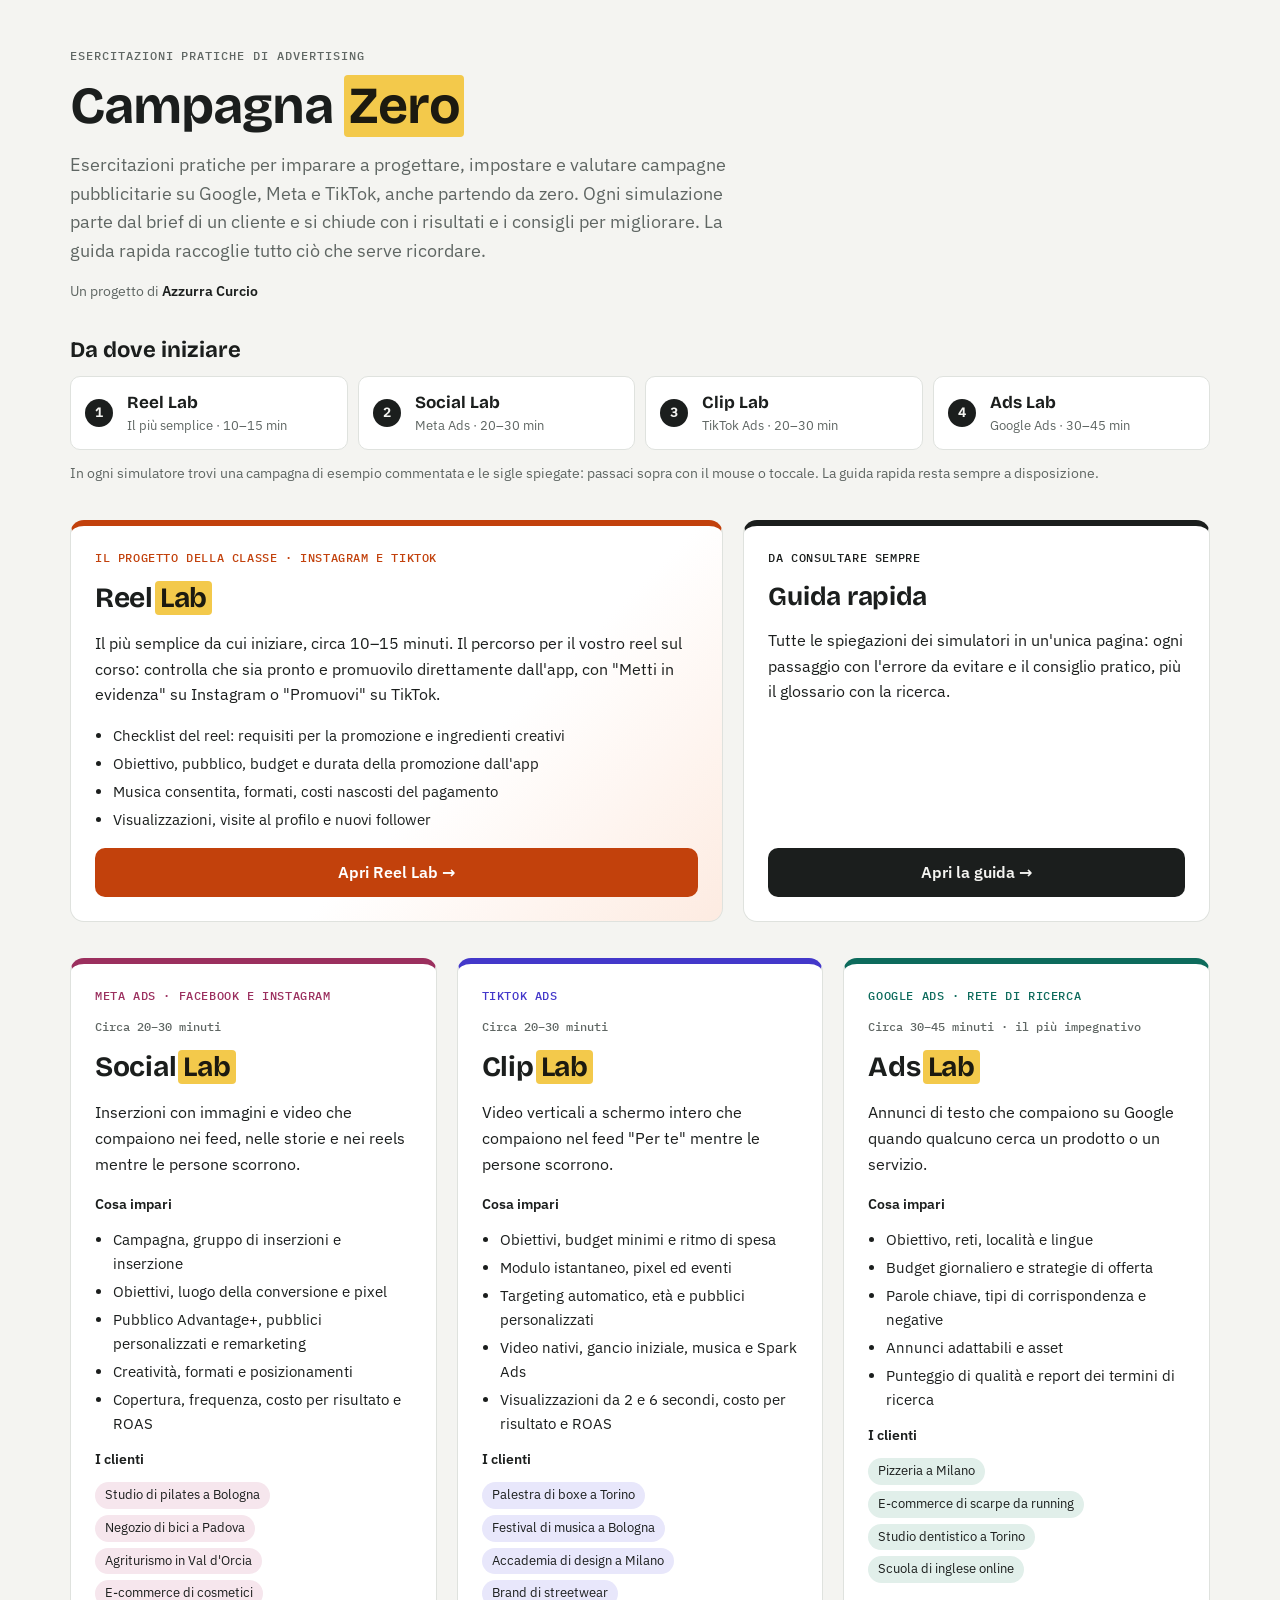
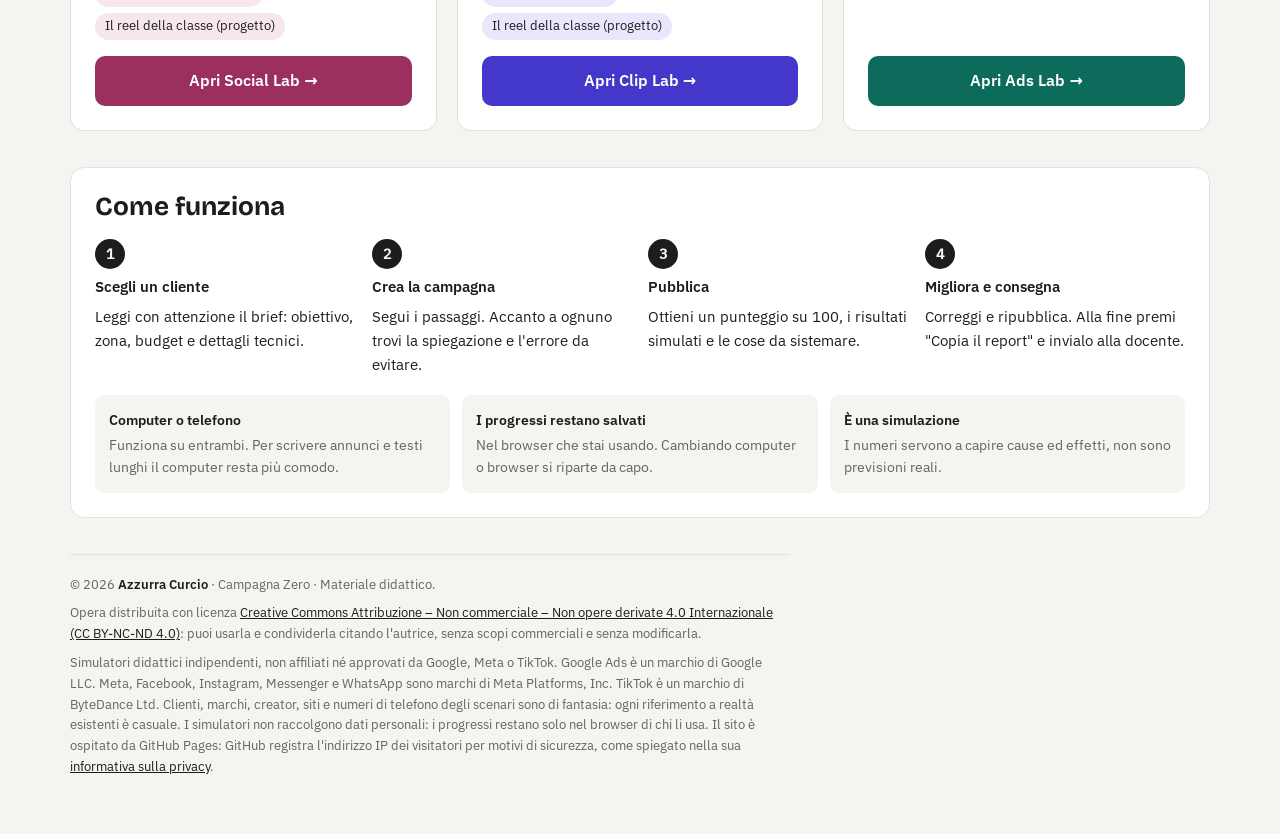
<file: index.html>
<!DOCTYPE html>
<html lang="it">
<head>
<meta charset="utf-8">
<meta name="viewport" content="width=device-width, initial-scale=1">
<title>Campagna Zero</title>
<link href="fonts/fonts.css" rel="stylesheet">
<style>
/* Layout: intestazione · due schede affiancate (una per simulatore) · istruzioni · note legali */
:root{
  --paper:#f4f4f1; --surface:#ffffff; --ink:#1b1e1d; --muted:#5f6663; --line:#dfe2de;
  --ads:#0d6b5c; --ads-soft:#e1efea; --soc:#9b2f5e; --soc-soft:#f6e6ed; --clip:#4338ca; --clip-soft:#e8e7fb; --mark:#f3c94b;
  --f-display:"Bricolage Grotesque", "Avenir Next", system-ui, sans-serif;
  --f-body:"IBM Plex Sans", "Segoe UI", system-ui, sans-serif;
  --f-mono:"IBM Plex Mono", ui-monospace, Menlo, monospace;
  color-scheme: light;
}
@media (prefers-color-scheme: dark){
  :root:not([data-theme="light"]){
    --paper:#121413; --surface:#1b1e1d; --ink:#e9ece9; --muted:#a0a8a4; --line:#2e3431;
    --ads:#45b89f; --ads-soft:#1b332d; --soc:#e07aa6; --soc-soft:#3a2230; --clip:#9d9af7; --clip-soft:#25244a; --mark:#e8bd3c; color-scheme: dark;
  }
}
:root[data-theme="dark"]{
  --paper:#121413; --surface:#1b1e1d; --ink:#e9ece9; --muted:#a0a8a4; --line:#2e3431;
  --ads:#45b89f; --ads-soft:#1b332d; --soc:#e07aa6; --soc-soft:#3a2230; --clip:#9d9af7; --clip-soft:#25244a; --mark:#e8bd3c; color-scheme: dark;
}
*{box-sizing:border-box}
html,body{margin:0}
body{background:var(--paper);color:var(--ink);font:16px/1.6 var(--f-body)}
.wrap{max-width:1180px;margin:0 auto;padding:48px 20px 56px;display:flex;flex-direction:column;gap:36px}
h1,h2,h3{font-family:var(--f-display);line-height:1.15;margin:0;text-wrap:balance}
h1{font-size:clamp(34px,5vw,52px);letter-spacing:-.02em}
h2{font-size:26px}
h3{font-size:18px}
p{margin:0}
.eyebrow{font:500 12px var(--f-mono);letter-spacing:.08em;text-transform:uppercase;color:var(--muted)}
.intro{display:flex;flex-direction:column;gap:14px;max-width:68ch}
.intro .lede{font-size:18px;color:var(--muted)}
.intro .by{font-size:14px;color:var(--muted)}
.intro .by b{color:var(--ink)}
mark{background:var(--mark);color:#1c1a10;padding:0 5px;border-radius:4px}
.labs{display:grid;grid-template-columns:repeat(3,1fr);gap:20px}

.lab{--c:var(--ads);--cs:var(--ads-soft);background:var(--surface);border:1px solid var(--line);border-top:6px solid var(--c);border-radius:14px;padding:24px;display:flex;flex-direction:column;gap:16px}
.lab.soc{--c:var(--soc);--cs:var(--soc-soft)}
.lab.clip{--c:var(--clip);--cs:var(--clip-soft)}
.lab .name{display:flex;align-items:baseline;gap:10px;flex-wrap:wrap}
.lab .name b{font:700 28px var(--f-display);letter-spacing:-.01em}
.lab .name b i{font-style:normal;background:var(--mark);color:#1c1a10;padding:0 5px;border-radius:4px;margin-left:2px}
.lab .plat{font:500 12px var(--f-mono);letter-spacing:.05em;text-transform:uppercase;color:var(--c)}
.lab ul{margin:0;padding-left:18px;display:flex;flex-direction:column;gap:4px;font-size:15px}
.lab .lbl{font-weight:600;font-size:14px}
.clients{display:flex;flex-wrap:wrap;gap:6px}
.clients span{font-size:13px;padding:3px 10px;border-radius:999px;background:var(--cs)}
.go{margin-top:auto;display:inline-flex;align-items:center;justify-content:center;gap:8px;background:var(--c);color:var(--surface);text-decoration:none;font-weight:600;padding:12px 18px;border-radius:10px;font-size:16px}
.go:hover{filter:brightness(1.08)}
.go:focus-visible{outline:3px solid var(--mark);outline-offset:3px}
.how{background:var(--surface);border:1px solid var(--line);border-radius:14px;padding:24px;display:flex;flex-direction:column;gap:18px}
.steps{list-style:none;margin:0;padding:0;display:grid;grid-template-columns:repeat(4,1fr);gap:16px;counter-reset:s}
.steps li{counter-increment:s;display:flex;flex-direction:column;gap:6px;font-size:15px}
.steps li::before{content:counter(s);width:30px;height:30px;border-radius:50%;background:var(--ink);color:var(--paper);display:grid;place-items:center;font:600 14px var(--f-mono)}
.steps b{font-size:15px}
.tips{display:grid;grid-template-columns:repeat(3,1fr);gap:12px}
.tips div{background:var(--paper);border-radius:10px;padding:14px;font-size:14px;color:var(--muted)}
.tips b{display:block;color:var(--ink);margin-bottom:2px}
footer{border-top:1px solid var(--line);padding-top:20px;display:flex;flex-direction:column;gap:8px;font-size:13px;color:var(--muted);max-width:90ch}
footer b{color:var(--ink)}
footer a{color:var(--ink)}


.exam{display:grid;grid-template-columns:1.4fr 1fr;gap:20px}
.lab.reel{--c:#c2410c;--cs:#fdebe1;background:linear-gradient(135deg,var(--surface) 60%,#fdebe1)}
.lab.guide{--c:var(--ink);--cs:var(--paper)}
.lab.guide .name b{font-size:26px}
.lab.guide .go{color:var(--paper)}
@media (prefers-color-scheme:dark){:root:not([data-theme="light"]) .lab.reel{--c:#fb923c;--cs:#3a2418;background:linear-gradient(135deg,var(--surface) 60%,#3a2418)}}
:root[data-theme="dark"] .lab.reel{--c:#fb923c;--cs:#3a2418;background:linear-gradient(135deg,var(--surface) 60%,#3a2418)}
@media (max-width:820px){.exam{grid-template-columns:1fr}}
@media (min-width:821px) and (max-width:1060px){.exam .lab{display:flex}.exam .lab .more{grid-column:auto;grid-row:auto}}

.time{font:500 12px var(--f-mono);color:var(--muted)}
.path{display:flex;flex-direction:column;gap:12px}
.path h2{font-size:22px}
.path ol{list-style:none;margin:0;padding:0;display:grid;grid-template-columns:repeat(4,1fr);gap:10px;counter-reset:p}
.path li{counter-increment:p}
.path a{display:grid;grid-template-columns:32px 1fr;align-items:center;column-gap:10px;text-decoration:none;background:var(--surface);border:1px solid var(--line);border-radius:10px;padding:12px 14px;height:100%}
.path a:hover{border-color:var(--ink)}
.path a,.path a b{color:var(--ink)}
.path a::before{content:counter(p);grid-row:1 / 3;width:28px;height:28px;border-radius:50%;background:var(--ink);color:var(--paper);display:grid;place-items:center;font:600 13px var(--f-mono)}
.path a b{font-family:var(--f-display);font-size:17px}
.path a span{font-size:13px;color:var(--muted)}
.path .hint{font-size:14px;color:var(--muted);margin:0}
@media (max-width:900px){.path ol{grid-template-columns:1fr 1fr}}
@media (max-width:480px){.path ol{grid-template-columns:1fr}}
/* schede: dettagli richiudibili su telefono, sempre aperti su schermi grandi */
.more{display:flex;flex-direction:column}
.more summary{cursor:pointer;list-style:none;font-weight:600;font-size:14px;color:var(--c);display:flex;align-items:center;gap:6px}
.more summary::-webkit-details-marker{display:none}
.more summary::after{content:"+";font:600 16px var(--f-mono)}
.more[open] summary::after{content:"–"}
.more-b{display:flex;flex-direction:column;gap:12px;margin-top:4px}
@media (min-width:821px){.more summary{display:none}.more-b{margin-top:0}}
@media (min-width:821px) and (max-width:1060px){
  .labs{grid-template-columns:1fr}
  .lab{display:grid;grid-template-columns:minmax(0,1fr) minmax(0,1.2fr);column-gap:28px;row-gap:12px;align-content:start}
  .lab > *:not(.more){grid-column:1}
  .lab .more{grid-column:2;grid-row:1 / span 5}
  .lab .go{align-self:start;justify-self:start}
}
@media (max-width:820px){
  .wrap{padding:28px 16px 40px;gap:26px}
  .intro .lede{font-size:16px}
  .lab{padding:20px;gap:12px}
  .lab .name b{font-size:24px}
  .lab .go{order:5;width:100%}
  .lab .more{order:6;border-top:1px solid var(--line);padding-top:12px}
  .how{padding:20px}
  .steps{grid-template-columns:1fr;gap:14px}
  .steps li{display:grid;grid-template-columns:30px 1fr;column-gap:12px;row-gap:2px;align-items:start;grid-auto-rows:min-content}
  .steps li::before{grid-row:1 / 3}
  h2{font-size:22px}
}
@media (max-width:820px){
  .labs,.tips{grid-template-columns:1fr}
}

</style>
</head>
<body>
<div class="wrap">
  <header class="intro">
    <span class="eyebrow">Esercitazioni pratiche di advertising</span>
    <h1>Campagna <mark>Zero</mark></h1>
    <p class="lede">Esercitazioni pratiche per imparare a progettare, impostare e valutare campagne pubblicitarie su Google, Meta e TikTok, anche partendo da zero. Ogni simulazione parte dal brief di un cliente e si chiude con i risultati e i consigli per migliorare. La guida rapida raccoglie tutto ciò che serve ricordare.</p>
    <p class="by">Un progetto di <b>Azzurra Curcio</b></p>
  </header>

  <section class="path" aria-label="Da dove iniziare">
    <h2>Da dove iniziare</h2>
    <ol>
      <li><a href="#lab-reel"><b>Reel Lab</b><span>Il più semplice · 10–15 min</span></a></li>
      <li><a href="#lab-social"><b>Social Lab</b><span>Meta Ads · 20–30 min</span></a></li>
      <li><a href="#lab-clip"><b>Clip Lab</b><span>TikTok Ads · 20–30 min</span></a></li>
      <li><a href="#lab-ads"><b>Ads Lab</b><span>Google Ads · 30–45 min</span></a></li>
    </ol>
    <p class="hint">In ogni simulatore trovi una campagna di esempio commentata e le sigle spiegate: passaci sopra con il mouse o toccale. La guida rapida resta sempre a disposizione.</p>
  </section>

  <section class="exam" aria-label="Il progetto della classe">
    <article class="lab reel" id="lab-reel">
      <span class="plat">Il progetto della classe · Instagram e TikTok</span>
      <div class="name"><b>Reel<i>Lab</i></b></div>
      <p>Il più semplice da cui iniziare, circa 10–15 minuti. Il percorso per il vostro reel sul corso: controlla che sia pronto e promuovilo direttamente dall'app, con "Metti in evidenza" su Instagram o "Promuovi" su TikTok.</p>
      <details class="more"><summary>Cosa impari</summary><div class="more-b">
      <ul>
        <li>Checklist del reel: requisiti per la promozione e ingredienti creativi</li>
        <li>Obiettivo, pubblico, budget e durata della promozione dall'app</li>
        <li>Musica consentita, formati, costi nascosti del pagamento</li>
        <li>Visualizzazioni, visite al profilo e nuovi follower</li>
      </ul></div></details>
      <a class="go" href="reel-lab.html">Apri Reel Lab →</a>
    </article>
    <article class="lab guide">
      <span class="plat">Da consultare sempre</span>
      <div class="name"><b>Guida rapida</b></div>
      <p>Tutte le spiegazioni dei simulatori in un'unica pagina: ogni passaggio con l'errore da evitare e il consiglio pratico, più il glossario con la ricerca.</p>
      <a class="go" href="guida.html">Apri la guida →</a>
    </article>
  </section>

  <section class="labs" aria-label="Scegli il simulatore">

    <article class="lab soc" id="lab-social">
      <span class="plat">Meta Ads · Facebook e Instagram</span>
      <span class="time">Circa 20–30 minuti</span>
      <div class="name"><b>Social<i>Lab</i></b></div>
      <p>Inserzioni con immagini e video che compaiono nei feed, nelle storie e nei reels mentre le persone scorrono.</p>
      <details class="more"><summary>Cosa impari e i clienti</summary><div class="more-b">
      <span class="lbl">Cosa impari</span>
      <ul>
        <li>Campagna, gruppo di inserzioni e inserzione</li>
        <li>Obiettivi, luogo della conversione e pixel</li>
        <li>Pubblico Advantage+, pubblici personalizzati e remarketing</li>
        <li>Creatività, formati e posizionamenti</li>
        <li>Copertura, frequenza, costo per risultato e ROAS</li>
      </ul>
      <span class="lbl">I clienti</span>
      <div class="clients"><span>Studio di pilates a Bologna</span><span>Negozio di bici a Padova</span><span>Agriturismo in Val d'Orcia</span><span>E-commerce di cosmetici</span><span>Il reel della classe (progetto)</span></div></div></details>
      <a class="go" href="social-lab.html">Apri Social Lab →</a>
    </article>

    <article class="lab clip" id="lab-clip">
      <span class="plat">TikTok Ads</span>
      <span class="time">Circa 20–30 minuti</span>
      <div class="name"><b>Clip<i>Lab</i></b></div>
      <p>Video verticali a schermo intero che compaiono nel feed "Per te" mentre le persone scorrono.</p>
      <details class="more"><summary>Cosa impari e i clienti</summary><div class="more-b">
      <span class="lbl">Cosa impari</span>
      <ul>
        <li>Obiettivi, budget minimi e ritmo di spesa</li>
        <li>Modulo istantaneo, pixel ed eventi</li>
        <li>Targeting automatico, età e pubblici personalizzati</li>
        <li>Video nativi, gancio iniziale, musica e Spark Ads</li>
        <li>Visualizzazioni da 2 e 6 secondi, costo per risultato e ROAS</li>
      </ul>
      <span class="lbl">I clienti</span>
      <div class="clients"><span>Palestra di boxe a Torino</span><span>Festival di musica a Bologna</span><span>Accademia di design a Milano</span><span>Brand di streetwear</span><span>Il reel della classe (progetto)</span></div></div></details>
      <a class="go" href="clip-lab.html">Apri Clip Lab →</a>
    </article>
    <article class="lab" id="lab-ads">
      <span class="plat">Google Ads · Rete di Ricerca</span>
      <span class="time">Circa 30–45 minuti · il più impegnativo</span>
      <div class="name"><b>Ads<i>Lab</i></b></div>
      <p>Annunci di testo che compaiono su Google quando qualcuno cerca un prodotto o un servizio.</p>
      <details class="more"><summary>Cosa impari e i clienti</summary><div class="more-b">
      <span class="lbl">Cosa impari</span>
      <ul>
        <li>Obiettivo, reti, località e lingue</li>
        <li>Budget giornaliero e strategie di offerta</li>
        <li>Parole chiave, tipi di corrispondenza e negative</li>
        <li>Annunci adattabili e asset</li>
        <li>Punteggio di qualità e report dei termini di ricerca</li>
      </ul>
      <span class="lbl">I clienti</span>
      <div class="clients"><span>Pizzeria a Milano</span><span>E-commerce di scarpe da running</span><span>Studio dentistico a Torino</span><span>Scuola di inglese online</span></div></div></details>
      <a class="go" href="ads-lab.html">Apri Ads Lab →</a>
    </article>
  </section>

  <section class="how">
    <h2>Come funziona</h2>
    <ol class="steps">
      <li><b>Scegli un cliente</b>Leggi con attenzione il brief: obiettivo, zona, budget e dettagli tecnici.</li>
      <li><b>Crea la campagna</b>Segui i passaggi. Accanto a ognuno trovi la spiegazione e l'errore da evitare.</li>
      <li><b>Pubblica</b>Ottieni un punteggio su 100, i risultati simulati e le cose da sistemare.</li>
      <li><b>Migliora e consegna</b>Correggi e ripubblica. Alla fine premi "Copia il report" e invialo alla docente.</li>
    </ol>
    <div class="tips">
      <div><b>Computer o telefono</b>Funziona su entrambi. Per scrivere annunci e testi lunghi il computer resta più comodo.</div>
      <div><b>I progressi restano salvati</b>Nel browser che stai usando. Cambiando computer o browser si riparte da capo.</div>
      <div><b>È una simulazione</b>I numeri servono a capire cause ed effetti, non sono previsioni reali.</div>
    </div>
  </section>

  <footer>
    <p>© 2026 <b>Azzurra Curcio</b> · Campagna Zero · Materiale didattico.</p>
    <p>Opera distribuita con licenza <a href="https://creativecommons.org/licenses/by-nc-nd/4.0/deed.it" target="_blank" rel="noopener">Creative Commons Attribuzione – Non commerciale – Non opere derivate 4.0 Internazionale (CC BY-NC-ND 4.0)</a>: puoi usarla e condividerla citando l'autrice, senza scopi commerciali e senza modificarla.</p>
    <p>Simulatori didattici indipendenti, non affiliati né approvati da Google, Meta o TikTok. Google Ads è un marchio di Google LLC. Meta, Facebook, Instagram, Messenger e WhatsApp sono marchi di Meta Platforms, Inc. TikTok è un marchio di ByteDance Ltd. Clienti, marchi, creator, siti e numeri di telefono degli scenari sono di fantasia: ogni riferimento a realtà esistenti è casuale. I simulatori non raccolgono dati personali: i progressi restano solo nel browser di chi li usa. Il sito è ospitato da GitHub Pages: GitHub registra l'indirizzo IP dei visitatori per motivi di sicurezza, come spiegato nella sua <a href="https://docs.github.com/it/site-policy/privacy-policies/github-general-privacy-statement" rel="noopener">informativa sulla privacy</a>.</p>
  </footer>
</div>
<script>
(function(){var wide=window.matchMedia('(min-width:821px)');function sync(){document.querySelectorAll('.more').forEach(function(d){d.open=wide.matches})}
if(wide.addEventListener)wide.addEventListener('change',sync);sync()})();
</script>
</body>
</html>
</file>
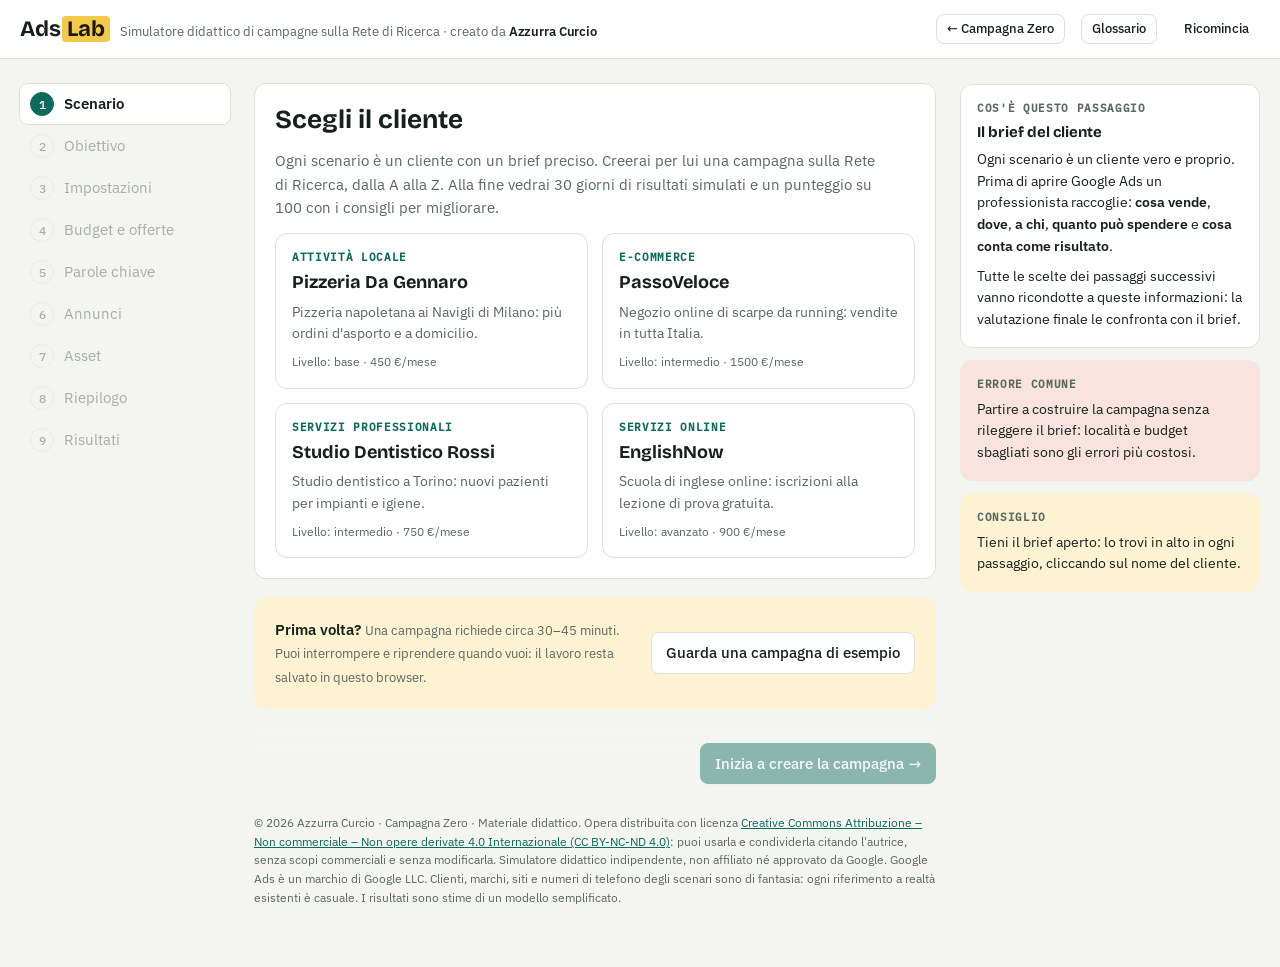
<file: ads-lab.html>
<!DOCTYPE html>
<html lang="it">
<head>
<meta charset="utf-8">
<meta name="viewport" content="width=device-width, initial-scale=1">
<title>Ads Lab simulatore campagne</title>
<link href="fonts/fonts.css" rel="stylesheet">
<style>
/* Layout: stepper a sinistra · lavoro al centro · spiegazioni a destra */
:root{
  --paper:#f4f5f1; --surface:#ffffff; --ink:#18201d; --muted:#5b6761; --line:#dce1db;
  --accent:#0d6b5c; --accent-ink:#ffffff; --accent-soft:#e1efea; --mark:#f3c94b; --mark-soft:#fdf3d2;
  --good:#2b7a4b; --warn:#a96300; --bad:#bf3a2b; --good-soft:#e3f2e8; --warn-soft:#fbefdc; --bad-soft:#f8e3df;
  --link:#1a4fb4; --serp-url:#1f6b37;
  --f-display:"Bricolage Grotesque", "Avenir Next", system-ui, sans-serif;
  --f-body:"IBM Plex Sans", "Segoe UI", system-ui, sans-serif;
  --f-mono:"IBM Plex Mono", ui-monospace, Menlo, monospace;
  color-scheme: light;
}
@media (prefers-color-scheme: dark){
  :root:not([data-theme="light"]){
    --paper:#111513; --surface:#1a201d; --ink:#e7ece9; --muted:#9aa7a0; --line:#2c3631;
    --accent:#45b89f; --accent-ink:#06201a; --accent-soft:#1b332d; --mark:#e8bd3c; --mark-soft:#332b14;
    --good:#5cc489; --warn:#e3a243; --bad:#ef7a69; --good-soft:#18301f; --warn-soft:#33270f; --bad-soft:#3a1d18;
    --link:#8ab4f8; --serp-url:#7fcf9a; color-scheme: dark;
  }
}
:root[data-theme="dark"]{
  --paper:#111513; --surface:#1a201d; --ink:#e7ece9; --muted:#9aa7a0; --line:#2c3631;
  --accent:#45b89f; --accent-ink:#06201a; --accent-soft:#1b332d; --mark:#e8bd3c; --mark-soft:#332b14;
  --good:#5cc489; --warn:#e3a243; --bad:#ef7a69; --good-soft:#18301f; --warn-soft:#33270f; --bad-soft:#3a1d18;
  --link:#8ab4f8; --serp-url:#7fcf9a; color-scheme: dark;
}
*{box-sizing:border-box}
html,body{margin:0}
body{background:var(--paper);color:var(--ink);font:15px/1.55 var(--f-body)}
h1,h2,h3{font-family:var(--f-display);line-height:1.2;text-wrap:balance;margin:0}
h2{font-size:26px;font-weight:700}
h3{font-size:17px;font-weight:700}
p{margin:0}
a{color:var(--accent)}
button,input,select,textarea{font:inherit;color:inherit}
:focus-visible{outline:3px solid var(--mark);outline-offset:2px}
.mono{font-family:var(--f-mono);font-variant-numeric:tabular-nums}

/* header */
.top{display:flex;align-items:center;gap:16px;padding:12px 20px;border-bottom:1px solid var(--line);background:var(--surface);position:sticky;top:0;z-index:5;flex-wrap:wrap}
.brand{display:flex;align-items:baseline;gap:10px}
.brand b{font-family:var(--f-display);font-size:22px;letter-spacing:-.01em}
.brand b i{font-style:normal;background:var(--mark);color:#1c1a10;padding:0 5px;border-radius:4px;margin-left:2px}
.brand span{color:var(--muted);font-size:13px}
.top .sp{flex:1}
.chip{display:inline-flex;align-items:center;gap:6px;font-size:13px;padding:4px 10px;border-radius:999px;background:var(--accent-soft);color:var(--ink)}
.btn{border:1px solid var(--line);background:var(--surface);padding:8px 14px;border-radius:8px;cursor:pointer;font-weight:500}
.btn:hover{border-color:var(--accent)}
.btn.pri{background:var(--accent);border-color:var(--accent);color:var(--accent-ink)}
.btn.pri:hover{filter:brightness(1.07)}
.btn.sm{padding:4px 10px;font-size:13px}
.btn.ghost{border-color:transparent;background:transparent}
.btn:disabled{opacity:.45;cursor:not-allowed}

/* app grid */
.app{display:grid;grid-template-columns:210px minmax(0,1fr) 300px;gap:24px;padding:24px 20px 60px;max-width:1440px;margin:0 auto}
.steps{list-style:none;margin:0;padding:0;display:flex;flex-direction:column;gap:2px;position:sticky;top:84px;align-self:start}
.steps button{width:100%;display:flex;align-items:center;gap:10px;text-align:left;border:0;background:transparent;padding:8px 10px;border-radius:8px;cursor:pointer;color:var(--muted)}
.steps button .n{width:24px;height:24px;flex:none;border-radius:50%;border:1.5px solid var(--line);display:grid;place-items:center;font:500 12px var(--f-mono)}
.steps button.done .n{background:var(--accent-soft);border-color:var(--accent);color:var(--accent)}
.steps button.cur{background:var(--surface);color:var(--ink);font-weight:600;box-shadow:0 0 0 1px var(--line)}
.steps button.cur .n{background:var(--accent);border-color:var(--accent);color:var(--accent-ink)}
.steps button:disabled{cursor:not-allowed;opacity:.5}
main{min-width:0;display:flex;flex-direction:column;gap:18px}
.help{position:sticky;top:84px;align-self:start;display:flex;flex-direction:column;gap:12px;max-height:calc(100vh - 100px);overflow:auto}
.help .box{background:var(--surface);border:1px solid var(--line);border-radius:12px;padding:16px;display:flex;flex-direction:column;gap:8px;font-size:14px}
.help .box h3{font-size:15px}
.help .lab{font:600 11px var(--f-mono);letter-spacing:.06em;text-transform:uppercase;color:var(--muted)}
.help .err{background:var(--bad-soft);border-color:transparent}
.help .tip{background:var(--mark-soft);border-color:transparent}
.help ul{margin:0;padding-left:18px;display:flex;flex-direction:column;gap:4px}

.card{background:var(--surface);border:1px solid var(--line);border-radius:12px;padding:20px;display:flex;flex-direction:column;gap:14px}
.card > header{display:flex;align-items:center;gap:10px;flex-wrap:wrap}
.card > header h3{flex:1}
.lead{color:var(--muted);max-width:68ch}
.field{display:flex;flex-direction:column;gap:6px}
.field > label, .lbl{font-weight:600;font-size:14px}
.hint{font-size:13px;color:var(--muted)}
input[type=text],input[type=number],input[type=date],input[type=url],select,textarea{width:100%;border:1px solid var(--line);background:var(--paper);border-radius:8px;padding:9px 11px}
textarea{resize:vertical;min-height:44px}
input:focus,select:focus,textarea:focus{border-color:var(--accent);outline:none;box-shadow:0 0 0 3px var(--accent-soft)}
.cnt{font:12px var(--f-mono);color:var(--muted);text-align:right}
.cnt.over{color:var(--bad);font-weight:600}
.row{display:flex;gap:12px;flex-wrap:wrap}
.row > *{flex:1;min-width:160px}
.grid2{display:grid;grid-template-columns:1fr 1fr;gap:10px 16px}
.inp{position:relative}
.inp .cnt{position:absolute;right:8px;top:50%;transform:translateY(-50%);pointer-events:none;background:var(--paper);padding-left:4px}
.inp input{padding-right:52px}

/* option tiles */
.opts{display:grid;grid-template-columns:repeat(auto-fill,minmax(220px,1fr));gap:10px}
.opt{position:relative;display:flex;gap:10px;align-items:flex-start;border:1.5px solid var(--line);border-radius:10px;padding:12px;cursor:pointer;background:var(--surface)}
.opt:hover{border-color:var(--accent)}
.opt input{margin-top:4px;accent-color:var(--accent)}
.opt.on{border-color:var(--accent);background:var(--accent-soft)}
.opt b{display:block;font-size:14px}
.opt small{display:block;color:var(--muted);font-size:13px;line-height:1.4}
.opt.dim{opacity:.7}
.list{display:flex;flex-direction:column;gap:8px}
.list .opt{grid-template-columns:auto 1fr}

/* scenarios */
.scen{display:grid;grid-template-columns:repeat(auto-fill,minmax(260px,1fr));gap:14px}
.sc{border:1.5px solid var(--line);border-radius:12px;padding:16px;background:var(--surface);display:flex;flex-direction:column;gap:8px;cursor:pointer;text-align:left}
.sc:hover{border-color:var(--accent)}
.sc.on{border-color:var(--accent);box-shadow:0 0 0 3px var(--accent-soft)}
.sc .k{font:600 11px var(--f-mono);letter-spacing:.06em;text-transform:uppercase;color:var(--accent)}
.sc h3{font-size:18px}
.sc p{font-size:14px;color:var(--muted)}
.sc .lvl{font-size:12px;color:var(--muted)}
.brief{border-left:4px solid var(--mark);background:var(--mark-soft);border-radius:0 10px 10px 0;padding:14px 16px;display:flex;flex-direction:column;gap:8px}
.brief dl{display:grid;grid-template-columns:max-content 1fr;gap:4px 14px;margin:0;font-size:14px}
.brief dt{color:var(--muted)}
.brief dd{margin:0;font-weight:500}

/* keyword live */
.kwlive{display:flex;flex-wrap:wrap;gap:6px}
.kw{display:inline-flex;align-items:center;gap:6px;border:1px solid var(--line);border-radius:6px;padding:3px 8px;font-size:13px;background:var(--paper)}
.mt{font:600 10px var(--f-mono);padding:1px 5px;border-radius:4px;letter-spacing:.03em}
.mt.broad{background:var(--warn-soft);color:var(--warn)}
.mt.phrase{background:var(--accent-soft);color:var(--accent)}
.mt.exact{background:var(--good-soft);color:var(--good)}
.kw.blk{text-decoration:line-through;opacity:.65}
table{border-collapse:collapse;width:100%;font-size:14px}
th,td{text-align:left;padding:8px 10px;border-bottom:1px solid var(--line);vertical-align:top}
th{font-size:12px;color:var(--muted);font-weight:600;text-transform:uppercase;letter-spacing:.04em}
td.num,th.num{text-align:right;font-family:var(--f-mono);font-variant-numeric:tabular-nums}
.tw{overflow-x:auto}
.ideas td{vertical-align:middle}

/* ad preview */
.adwrap{display:grid;grid-template-columns:minmax(0,1fr) 240px;gap:16px;align-items:start}
.serp{border:1px solid var(--line);border-radius:12px;padding:16px 18px;background:var(--surface);font-family:Arial, Helvetica, sans-serif;display:flex;flex-direction:column;gap:4px}
.serp .sp1{display:flex;gap:8px;align-items:center;font-size:13px}
.serp .sp1 b{font-weight:700}
.serp .fav{width:26px;height:26px;border-radius:50%;background:var(--accent-soft);display:grid;place-items:center;font:700 12px Arial;color:var(--accent)}
.serp .u{font-size:12px;color:var(--muted)}
.serp .t{font-size:19px;color:var(--link);line-height:1.3}
.serp .d{font-size:14px;color:var(--ink);opacity:.85}
.serp .sl{display:flex;flex-wrap:wrap;gap:4px 18px;font-size:14px;color:var(--link);margin-top:4px}
.serp .co{font-size:13px;color:var(--muted)}
.serp .ph{font-size:13px;color:var(--ink)}
.strength{border:1px solid var(--line);border-radius:12px;padding:14px;display:flex;flex-direction:column;gap:8px;background:var(--surface)}
.meter{display:grid;grid-template-columns:repeat(4,1fr);gap:4px}
.meter i{height:8px;border-radius:4px;background:var(--line)}
.strength ul{margin:0;padding-left:18px;font-size:13px;color:var(--muted)}
.tabs{display:flex;gap:6px;flex-wrap:wrap}
.tabs button{border:1px solid var(--line);background:var(--surface);border-radius:999px;padding:6px 14px;cursor:pointer;font-size:14px}
.tabs button.on{background:var(--ink);color:var(--paper);border-color:var(--ink)}
.hl-kw{display:flex;flex-wrap:wrap;gap:6px;align-items:center;font-size:13px}
.hl-kw .y{background:var(--good-soft);color:var(--good)}
.hl-kw .n{background:var(--paper);color:var(--muted)}
.hl-kw span{padding:2px 8px;border-radius:999px}

/* nav */
.nav{display:flex;justify-content:space-between;gap:10px}

/* alerts */
.al{display:flex;gap:10px;align-items:flex-start;padding:10px 12px;border-radius:8px;font-size:14px}
.al.ok{background:var(--good-soft)} .al.warn{background:var(--warn-soft)} .al.bad{background:var(--bad-soft)}
.dot{width:10px;height:10px;border-radius:50%;flex:none;margin-top:6px}
.dot.ok{background:var(--good)} .dot.warn{background:var(--warn)} .dot.bad{background:var(--bad)}

/* results */
.hero{display:grid;grid-template-columns:auto 1fr;gap:24px;align-items:center}
.ring{--p:0;width:132px;height:132px;border-radius:50%;background:conic-gradient(var(--c) calc(var(--p)*1%), var(--line) 0);display:grid;place-items:center}
.ring > div{width:104px;height:104px;border-radius:50%;background:var(--surface);display:grid;place-items:center;text-align:center}
.ring b{font:700 36px var(--f-display);line-height:1}
.ring small{font-size:12px;color:var(--muted)}
.kpis{display:grid;grid-template-columns:repeat(auto-fill,minmax(130px,1fr));gap:10px}
.kpi{border:1px solid var(--line);border-radius:10px;padding:12px;background:var(--paper)}
.kpi span{display:block;font-size:12px;color:var(--muted)}
.kpi b{font:500 21px var(--f-mono);font-variant-numeric:tabular-nums}
.stack{display:flex;height:28px;border-radius:8px;overflow:hidden;background:var(--line)}
.stack > div{height:100%}
.legend{display:flex;flex-wrap:wrap;gap:8px 18px;font-size:13px}
.legend span{display:inline-flex;align-items:center;gap:6px}
.legend i{width:12px;height:12px;border-radius:3px;display:inline-block}
.cat{display:flex;flex-direction:column;gap:8px}
.cat > header{display:flex;align-items:center;gap:10px}
.cat > header h3{flex:1;font-size:16px}
.bar{height:6px;border-radius:3px;background:var(--line);overflow:hidden}
.bar i{display:block;height:100%;background:var(--accent)}
.pts{font:500 13px var(--f-mono);color:var(--muted);white-space:nowrap}
.qs{display:inline-grid;place-items:center;width:26px;height:22px;border-radius:5px;font:600 12px var(--f-mono)}
.qs.h{background:var(--good-soft);color:var(--good)} .qs.m{background:var(--warn-soft);color:var(--warn)} .qs.l{background:var(--bad-soft);color:var(--bad)}
.tag{font-size:12px;padding:2px 8px;border-radius:999px;white-space:nowrap}
.tag.ok{background:var(--good-soft);color:var(--good)} .tag.bad{background:var(--bad-soft);color:var(--bad)} .tag.mut{background:var(--paper);color:var(--muted);border:1px solid var(--line)}
.fine{font-size:12px;color:var(--muted)}
.top3{counter-reset:t;display:flex;flex-direction:column;gap:8px;margin:0;padding:0;list-style:none}
.top3 li{counter-increment:t;display:grid;grid-template-columns:28px 1fr;gap:8px;font-size:14px}
.top3 li::before{content:counter(t);width:24px;height:24px;border-radius:50%;background:var(--mark);color:#1c1a10;display:grid;place-items:center;font:700 12px var(--f-mono)}

/* modal */
.ov{position:fixed;inset:0;background:rgba(10,14,12,.5);display:none;place-items:center;z-index:20;padding:16px}
.ov.on{display:grid}
.modal{background:var(--surface);border-radius:14px;max-width:720px;width:100%;max-height:85vh;overflow:auto;padding:22px;display:flex;flex-direction:column;gap:14px}
.modal dl{margin:0;display:flex;flex-direction:column;gap:10px}
.modal dt{font-weight:600}
.modal dd{margin:0;color:var(--muted);font-size:14px}
.modal textarea{min-height:240px;font:13px var(--f-mono)}

@media (max-width:1180px){
  .app{grid-template-columns:200px minmax(0,1fr)}
  .help{grid-column:2;position:static;max-height:none}
}
@media (max-width:820px){
  .app{grid-template-columns:1fr;padding:16px}
  .steps{flex-direction:row;overflow-x:auto;position:static;gap:4px}
  .steps button{white-space:nowrap}
  .help{grid-column:1}
  .adwrap,.grid2,.hero{grid-template-columns:1fr}
}
@media (prefers-reduced-motion:no-preference){
  .bar i,.stack > div{transition:width .5s ease}
}

/* ===== Ritocchi di visualizzazione: aiuto richiudibile, navigazione sempre visibile, mobile compatto ===== */
.cred-m{display:none}
.helpm{display:none;background:var(--mark-soft);border-radius:12px;padding:0}
.helpm summary{cursor:pointer;list-style:none;padding:12px 16px;display:flex;align-items:center;gap:8px;font-weight:600;font-size:15px}
.helpm summary::-webkit-details-marker{display:none}
.helpm summary::before{content:"?";width:22px;height:22px;flex:none;border-radius:50%;background:var(--ink);color:var(--paper);display:grid;place-items:center;font:600 12px var(--f-mono)}
.helpm summary::after{content:"Apri";margin-left:auto;font:500 12px var(--f-mono);color:var(--muted)}
.helpm[open] summary::after{content:"Chiudi"}
.helpm .hb{padding:0 16px 16px;display:flex;flex-direction:column;gap:10px;font-size:14px}
.helpm .hb ul{margin:0;padding-left:18px;display:flex;flex-direction:column;gap:4px}
.helpm .hb table{font-size:13px}
.helpm .hx{border-radius:8px;padding:10px 12px;font-size:14px}
.helpm .hx.e{background:var(--bad-soft)} .helpm .hx.t{background:var(--surface)}
.helpm .hx b{display:block;font:600 11px var(--f-mono);letter-spacing:.06em;text-transform:uppercase;color:var(--muted);margin-bottom:2px}
.nav{position:sticky;bottom:0;z-index:3;padding:16px 0 calc(12px + env(safe-area-inset-bottom));background:linear-gradient(to bottom,transparent,var(--paper) 40%)}
.nav .btn{box-shadow:0 1px 2px rgba(0,0,0,.06)}
@media (max-width:1180px){
  .help{display:none}
  .helpm{display:block}
  .app{grid-template-columns:200px minmax(0,1fr)}
}
@media (max-width:820px){
  .top{position:static;padding:10px 16px;gap:8px 10px}
  .brand > span:not(.cred-m){display:none}
  .cred-m{display:inline;font-size:12px;color:var(--muted)}
  .top .sp{flex-basis:100%;height:0}
  #scChip{flex:1;min-width:0}
  #scChip .chip{max-width:100%;overflow:hidden;white-space:nowrap;text-overflow:ellipsis;display:block;text-align:left}
  .app{grid-template-columns:1fr;padding:0 16px 24px;gap:14px}
  .steps{position:sticky;top:0;z-index:4;background:var(--paper);margin:0 -16px;padding:8px 16px;border-bottom:1px solid var(--line);scrollbar-width:none}
  .steps::-webkit-scrollbar{display:none}
  .steps button{padding:6px 10px}
  main{gap:14px}
  .card{padding:16px;border-radius:12px;gap:12px}
  h2{font-size:22px}
  .lead{font-size:14px}
  table{font-size:13px}
  th,td{padding:7px 8px}
  .hero{justify-items:start;gap:14px}
  .ring{width:112px;height:112px}.ring > div{width:88px;height:88px}.ring b{font-size:30px}
  .kpi b{font-size:18px}
  .nav .btn{flex:1;padding:12px}
  .nav .btn[style*="hidden"]{flex:0;padding:0;border:0;width:0}
  #phone{align-items:center!important;width:100%}
  .modal{padding:18px;max-height:90vh}
}
.top a.btn{white-space:nowrap}
@media (max-width:820px){#scChip{flex:1 1 100%}}
.term{text-decoration:underline dotted;text-decoration-thickness:1.5px;text-underline-offset:3px;cursor:help;border-radius:3px}
.term:focus-visible{outline:2px solid var(--mark)}
#tip{position:absolute;z-index:40;display:none;background:var(--ink);color:var(--paper);font:13px/1.45 var(--f-body);padding:8px 11px;border-radius:8px;box-shadow:0 6px 20px rgba(0,0,0,.18);pointer-events:none}
.exbox{flex-direction:row;align-items:center;gap:14px;background:var(--mark-soft);border-color:transparent}
.exbox > div{flex:1}
@media (max-width:820px){.exbox{flex-direction:column;align-items:stretch}}
</style>
</head>
<body>
<div class="top">
  <div class="brand"><b>Ads<i>Lab</i></b><span>Simulatore didattico di campagne sulla Rete di Ricerca · creato da <b style="font:600 13px var(--f-body);color:var(--ink)">Azzurra Curcio</b></span><span class="cred-m">di Azzurra Curcio</span></div>
  <span class="sp"></span>
  <span id="scChip"></span>
  <a class="btn sm" href="index.html" style="text-decoration:none;color:inherit">← Campagna Zero</a>
  <button class="btn sm" id="bGloss" type="button">Glossario</button>
  <button class="btn sm ghost" id="bReset" type="button">Ricomincia</button>
</div>

<div class="app">
  <ol class="steps" id="steps"></ol>
  <main id="view"></main>
  <aside class="help" id="help"></aside>
</div>

<div class="ov" id="ov"><div class="modal" id="modal" role="dialog" aria-modal="true"></div></div>

<script>
/* ============ DATI ============ */
const LOCS=[
 {id:'mondo',t:'Tutti i paesi e i territori'},
 {id:'italia',t:'Italia'},
 {id:'lombardia',t:'Lombardia (regione)'},
 {id:'milano',t:'Milano (città)'},
 {id:'milano_navigli',t:'Milano – raggio 3 km dai Navigli'},
 {id:'piemonte',t:'Piemonte (regione)'},
 {id:'torino',t:'Torino (città)'},
 {id:'torino_crocetta',t:'Torino – raggio 5 km da Crocetta'}
];
const GOALS=[
 {id:'vendite',t:'Vendite',d:'Ordini e acquisti online, in app, per telefono o in negozio.'},
 {id:'lead',t:'Lead',d:'Contatti: moduli compilati, chiamate, prenotazioni, iscrizioni.'},
 {id:'traffico',t:'Traffico al sito web',d:'Portare sul sito persone interessate.'},
 {id:'considerazione',t:'Considerazione del prodotto e del brand',d:'Far scoprire prodotti e servizi a chi sta valutando.'},
 {id:'notorieta',t:'Notorietà del brand e copertura',d:'Farsi conoscere da più persone possibile.'},
 {id:'nessuno',t:'Crea una campagna senza un obiettivo',d:'Scegli tu tutte le impostazioni, senza suggerimenti.'}
];
const BIDS=[
 {id:'maxclic',t:'Massimizza i clic',d:'Il sistema imposta le offerte per ottenere più clic possibile con il budget.'},
 {id:'maxconv',t:'Massimizza le conversioni',d:'Il sistema imposta le offerte per ottenere più conversioni possibile. Serve il monitoraggio delle conversioni.'},
 {id:'tcpa',t:'CPA target',d:'Indichi quanto vuoi spendere in media per ogni conversione.'},
 {id:'troas',t:'ROAS target',d:'Indichi quanto valore vuoi ricavare per ogni euro speso. Serve il valore delle conversioni.'},
 {id:'manual',t:'CPC manuale',d:'Decidi tu l\'offerta massima per ogni clic.'}
];
const SNIP_H=['Servizi','Tipi','Marchi','Modelli','Corsi','Quartieri','Stili','Destinazioni','Assortimento'];

const SC={
 pizzeria:{
  id:'pizzeria',k:'Attività locale',name:'Pizzeria Da Gennaro',lvl:'Livello: base',
  short:'Pizzeria napoletana ai Navigli di Milano: più ordini d\'asporto e a domicilio.',
  facts:[['Cosa fa','Pizzeria napoletana, asporto e consegna a domicilio, aperta la sera'],['Dove','Milano, zona Navigli (consegna entro 3 km)'],['Obiettivo','Più ordini online e telefonici'],['Budget','circa 450 € al mese'],['Sito','www.dagennaro-pizzeria.it — pagina ordini: /ordina, menù: /menu'],['Telefono','02 1234 5678'],['Monitoraggio','Conversioni attive sul modulo ordini online. Account nuovo, nessuno storico.']],
  goalText:'ordini (vendite) o contatti telefonici',
  domain:'dagennaro-pizzeria.it',paths:['/ordina','/menu'],phone:true,
  goals:['vendite','lead'],budget:{lo:12,hi:18,olo:9,ohi:23},monthly:450,
  avgCpc:.55,ctr:.075,cr:.10,scale:.5,local:true,
  locIdeal:['milano_navigli','milano'],locOk:['lombardia'],
  loc:{milano_navigli:{r:1,w:0},milano:{r:1,w:.25},lombardia:{r:1,w:.6},italia:{r:1,w:.8},mondo:{r:1,w:.82},piemonte:{r:.02,w:.95},torino:{r:.02,w:.95},torino_crocetta:{r:.01,w:.95}},
  core:['pizz','margherit','napoletan'],
  intent:['asporto','domicilio','consegn','ordin','delivery','vicino','cena','stasera','aperta','online','prezz'],
  geo:['milano','navigli','porta genova','ticinese','darsena'],
  bad:['ricetta','ricette','lavoro','corso','impasto','forno','gratis','calorie','surgelata','farina'],
  junk:['ricetta pizza napoletana fatta in casa','lavoro pizzaiolo milano','corso pizzaiolo milano','impasto pizza alta idratazione','forno per pizza elettrico','pizza gratis milano','calorie pizza margherita','pizza surgelata migliore'],
  ideas:['pizza','pizza a domicilio milano','pizzeria navigli','pizza asporto navigli','pizzeria napoletana milano','consegna pizza milano','pizza vicino a me','ricetta pizza napoletana','lavoro pizzaiolo milano','pizzeria aperta stasera milano','forno per pizza','ordinare pizza online milano']
 },
 running:{
  id:'running',k:'E-commerce',name:'PassoVeloce',lvl:'Livello: intermedio',
  short:'Negozio online di scarpe da running: vendite in tutta Italia.',
  facts:[['Cosa fa','E-commerce di scarpe da running dei marchi principali, uomo e donna, anche trail'],['Dove','Spedizione gratuita in 24/48 ore in tutta Italia (non all\'estero)'],['Obiettivo','Vendite online'],['Budget','circa 1.500 € al mese'],['Sito','www.passoveloce.it — categorie: /uomo, /donna, /trail'],['Telefono','nessun servizio telefonico'],['Monitoraggio','Conversioni con valore d\'acquisto attive. Account nuovo, nessuno storico.']],
  goalText:'vendite online',
  domain:'passoveloce.it',paths:['/uomo','/donna','/trail'],phone:false,
  goals:['vendite'],budget:{lo:45,hi:55,olo:35,ohi:66},monthly:1500,
  avgCpc:.8,ctr:.05,cr:.028,scale:1.6,local:false,
  locIdeal:['italia'],locOk:[],
  loc:{italia:{r:1,w:0},mondo:{r:1,w:.2},lombardia:{r:.18,w:0},milano:{r:.06,w:0},milano_navigli:{r:.01,w:0},piemonte:{r:.08,w:0},torino:{r:.04,w:0},torino_crocetta:{r:.01,w:0}},
  core:['scarp','running','corsa','trail','sneaker','maratona','jogging','runner'],
  intent:['compr','acquist','online','prezz','offert','scont','saldi','shop','negozio','uomo','donna','ammortizz'],
  geo:[],
  bad:['usate','usato','riparazione','lavoro','come','gratis','calcio','allacciare','fai da te'],
  junk:['scarpe running usate','riparazione scarpe da corsa','lavoro commesso negozio scarpe','come scegliere scarpe da running','scarpe da calcio offerte','come allacciare scarpe running','scarpe running gratis test prodotto'],
  ideas:['scarpe','scarpe running','scarpe running uomo','scarpe running donna offerte','scarpe trail running','comprare scarpe da corsa online','scarpe running usate','come scegliere scarpe da running','scarpe da calcio offerte','scarpe running ammortizzate','scarpe maratona','negozio running online']
 },
 dentista:{
  id:'dentista',k:'Servizi professionali',name:'Studio Dentistico Rossi',lvl:'Livello: intermedio',
  short:'Studio dentistico a Torino: nuovi pazienti per impianti e igiene.',
  facts:[['Cosa fa','Studio dentistico: impianti dentali, igiene e sbiancamento'],['Dove','Torino, zona Crocetta (i pazienti arrivano dalla città)'],['Obiettivo','Prenotazioni della prima visita gratuita (modulo o telefono)'],['Budget','circa 750 € al mese'],['Sito','www.studiorossi-dentista.it — pagine: /impianti, /igiene, /prenota'],['Telefono','011 987 6543'],['Monitoraggio','Conversioni attive sul modulo di prenotazione. Account nuovo, nessuno storico.']],
  goalText:'contatti (prenotazioni)',
  domain:'studiorossi-dentista.it',paths:['/impianti','/igiene','/sbiancamento','/prenota'],phone:true,
  goals:['lead'],budget:{lo:22,hi:28,olo:16,ohi:34},monthly:750,
  avgCpc:1.9,ctr:.06,cr:.07,scale:.35,local:true,
  locIdeal:['torino','torino_crocetta'],locOk:['piemonte'],
  loc:{torino_crocetta:{r:.8,w:0},torino:{r:1,w:.05},piemonte:{r:1,w:.35},italia:{r:1,w:.75},mondo:{r:1,w:.78},lombardia:{r:.02,w:.95},milano:{r:.02,w:.95},milano_navigli:{r:.01,w:.95}},
  core:['dentist','dental','denti','impiant','implant','odontoiatr','sbiancament','igiene dentale','ortodon','apparecchio'],
  intent:['prezz','cost','prenot','visita','vicino','consulenz','urgent','miglior','gratuit','studio'],
  geo:['torino','crocetta'],
  bad:['universita','lavoro','corso','stipendio','asl','fai da te','bicarbonato','forum','test'],
  junk:['universita odontoiatria torino test','lavoro assistente dentista torino','corso assistente studio dentistico torino','stipendio dentista','dentista asl torino gratuito','sbiancamento denti fai da te','sbiancamento denti con bicarbonato','impianti dentali forum opinioni'],
  ideas:['dentista','dentista torino','impianti dentali torino','impianti dentali prezzi','studio dentistico crocetta','sbiancamento denti torino','igiene dentale torino prezzo','dentista urgente torino','corso assistente studio dentistico torino','stipendio dentista','sbiancamento denti fai da te','prima visita dentista gratuita torino']
 },
 inglese:{
  id:'inglese',k:'Servizi online',name:'EnglishNow',lvl:'Livello: avanzato',
  short:'Scuola di inglese online: iscrizioni alla lezione di prova gratuita.',
  facts:[['Cosa fa','Lezioni individuali di inglese in videochiamata con insegnanti madrelingua, anche business english e preparazione IELTS'],['Dove','Adulti in tutta Italia'],['Obiettivo','Iscrizioni alla lezione di prova gratuita'],['Budget','circa 900 € al mese'],['Sito','www.englishnow.it — pagine: /lezione-prova, /business-english, /corsi'],['Telefono','nessun servizio telefonico'],['Monitoraggio','Conversioni attive sul modulo di iscrizione. Account nuovo, nessuno storico.']],
  goalText:'contatti (iscrizioni alla lezione di prova)',
  domain:'englishnow.it',paths:['/lezione-prova','/business-english','/corsi'],phone:false,
  goals:['lead'],budget:{lo:27,hi:33,olo:20,ohi:40},monthly:900,
  avgCpc:1.2,ctr:.055,cr:.06,scale:.8,local:false,
  locIdeal:['italia'],locOk:[],
  loc:{italia:{r:1,w:0},mondo:{r:1,w:.25},lombardia:{r:.18,w:0},milano:{r:.06,w:0},milano_navigli:{r:.01,w:0},piemonte:{r:.08,w:0},torino:{r:.04,w:0},torino_crocetta:{r:.01,w:0}},
  core:['ingles','english','ielts','toefl','cambridge','madrelingua'],
  intent:['corso','corsi','lezion','online','insegnant','imparare','scuola','certificazion','business','prova','adulti'],
  geo:[],
  bad:['traduttore','traduzione','tradurre','esercizi','lavoro','gratis','grammatica','film','pdf','canzoni','youtube'],
  junk:['traduttore inglese italiano','traduzione inglese gratis','esercizi inglese pdf','lavoro insegnante inglese online','corso inglese gratis youtube','grammatica inglese verbi irregolari','film in inglese con sottotitoli'],
  ideas:['inglese','corso inglese online','lezioni inglese online madrelingua','business english online','corso inglese per adulti','preparazione ielts online','traduttore inglese italiano','corso inglese gratis','esercizi inglese pdf','insegnante inglese online','imparare inglese velocemente','lezione di prova inglese gratuita']
 }
};

SC.pizzeria.themes={'pizza a domicilio e asporto':['domicilio','consegn','delivery','asporto','ordin'],'pizzeria come locale':['pizzeria','ristorant','tavolo','aperta','sera']};
SC.running.themes={'scarpe da uomo':['uomo'],'scarpe da donna':['donna'],'trail running':['trail','sterrat']};
SC.dentista.themes={'impianti dentali':['impiant','implant'],'igiene e sbiancamento':['igiene','pulizia','sbiancament']};
SC.inglese.themes={'business english':['business','lavoro'],'certificazioni':['ielts','toefl','cambridge','certificazion','first']};
const STEPS=['Scenario','Obiettivo','Impostazioni','Budget e offerte','Parole chiave','Annunci','Asset','Riepilogo','Risultati'];

const HELP=[
 {t:'Il brief del cliente',b:'<p>Ogni scenario è un cliente vero e proprio. Prima di aprire Google Ads un professionista raccoglie: <b>cosa vende</b>, <b>dove</b>, <b>a chi</b>, <b>quanto può spendere</b> e <b>cosa conta come risultato</b>.</p><p>Tutte le scelte dei passaggi successivi vanno ricondotte a queste informazioni: la valutazione finale le confronta con il brief.</p>',e:'Partire a costruire la campagna senza rileggere il brief: località e budget sbagliati sono gli errori più costosi.',p:'Tieni il brief aperto: lo trovi in alto in ogni passaggio, cliccando sul nome del cliente.'},
 {t:'Obiettivo e tipo di campagna',b:'<p>L\'<b>obiettivo</b> dice a Google che risultato ti interessa: in base a questo ti propone impostazioni e strategie di offerta.</p><p>La campagna sulla <b>Rete di Ricerca</b> mostra annunci di testo nei risultati di Google quando qualcuno cerca qualcosa di collegato alle tue parole chiave. È il tipo migliore per iniziare: intercetti chi sta già cercando.</p><p>Il <b>nome</b> serve a te: usa uno schema fisso, ad esempio <span class="mono">Search – Pizza domicilio – Milano</span>.</p>',e:'Scegliere "Traffico al sito web" quando il cliente vuole vendite o contatti: ottieni visite, non clienti.',p:'Con l\'obiettivo giusto Google ottimizza per ciò che il cliente misura davvero.'},
 {t:'Reti, AI Max, località e lingue',b:'<p><b>Reti</b>: di base Google aggiunge la <b>Rete Display</b> (banner su siti e app) e i <b>partner di ricerca</b> (altri motori e siti di ricerca). Il Display funziona in modo molto diverso dalla ricerca: chi vede un banner non sta cercando te.</p><p><b>AI Max</b>: dal 2025–2026 è attivo di default nelle nuove campagne di ricerca. Amplia le ricerche oltre le parole chiave, personalizza i titoli e può scegliere un\'altra pagina del sito. Rende di più con offerte basate sulle conversioni e va tenuto sotto controllo con le parole chiave negative e il report dei termini di ricerca.</p><p><b>Località</b>: indica dove si trovano i clienti che puoi servire. <b>Presenza</b> = persone che si trovano lì. <b>Presenza o interesse</b> = anche persone altrove che hanno cercato quel luogo.</p><p><b>Lingue</b>: la lingua impostata dagli utenti su Google.</p>',e:'Lasciare attiva la Rete Display e la località "Italia" per un\'attività di quartiere: metà del budget va a persone che non possono diventare clienti.',p:'Per attività locali scegli il raggio o la città e l\'opzione "Presenza".'},
 {t:'Budget e strategia di offerta',b:'<p>In Google Ads imposti un <b>budget giornaliero medio</b>. Per ottenerlo dividi il budget mensile per <b>30,4</b> (giorni medi in un mese). In un singolo giorno Google può spendere fino al doppio, ma nel mese non supera mai budget × 30,4.</p><p>La <b>strategia di offerta</b> decide quanto offrire in ogni asta:</p><ul><li><b>Massimizza i clic</b>: più visite possibile.</li><li><b>Massimizza le conversioni</b>: più risultati possibile (serve il monitoraggio).</li><li><b>CPA / ROAS target</b>: funzionano bene solo con uno storico di conversioni (indicativamente 30 in 30 giorni).</li><li><b>CPC manuale</b>: decidi tu, ma devi gestirlo ogni giorno.</li></ul>',e:'Inserire il budget mensile nel campo del budget giornaliero, o impostare un CPA target su un account nuovo.',p:'Account nuovo con conversioni monitorate: parti con "Massimizza le conversioni".'},
 {t:'Parole chiave',b:'<p>Le <b>parole chiave</b> sono i termini per cui vuoi comparire. Il <b>tipo di corrispondenza</b> decide quanto possono essere diverse le ricerche reali:</p><table><tr><th>Scrivi</th><th>Tipo</th></tr><tr><td class="mono">pizza domicilio</td><td>Generica: anche ricerche solo correlate</td></tr><tr><td class="mono">"pizza domicilio"</td><td>A frase: ricerche che contengono il significato</td></tr><tr><td class="mono">[pizza domicilio]</td><td>Esatta: stesso significato</td></tr></table><p>Le <b>parole chiave negative</b> escludono ricerche che non vuoi (es. <span class="mono">ricetta</span>, <span class="mono">lavoro</span>).</p><p>Ogni <b>gruppo di annunci</b> raccoglie parole chiave di un solo tema (5–20) con un annuncio dedicato.</p>',e:'Usare una sola parola generica a corrispondenza generica (es. pizza): compari per ricette, offerte di lavoro, corsi…',p:'Pensa a cosa scrive chi è pronto a comprare: servizio + luogo, prodotto + "prezzo", "online", "vicino a me".'},
 {t:'Annunci adattabili della rete di ricerca',b:'<p>Scrivi fino a <b>15 titoli</b> (max 30 caratteri) e <b>4 descrizioni</b> (max 90). Google li combina e mostra di volta in volta 2–3 titoli e 1–2 descrizioni.</p><p>Ogni titolo deve stare in piedi da solo. Alterna:</p><ul><li>la parola chiave del gruppo</li><li>benefici e punti di forza</li><li>offerte e prezzi</li><li>un invito all\'azione (Ordina, Prenota, Prova…)</li></ul><p>L\'<b>URL finale</b> è la pagina dove arriva chi clicca: deve essere la più pertinente, non per forza la home.</p>',e:'Scrivere 3 titoli quasi uguali o usare il punto esclamativo nei titoli (non è consentito dalle norme pubblicitarie).',p:'Per iniziare bastano 8 titoli diversi e 3 descrizioni: è già un\'efficacia "Buona". Puoi arrivare a 15 titoli quando hai più idee.'},
 {t:'Asset (ex estensioni)',b:'<p>Gli <b>asset</b> aggiungono informazioni all\'annuncio, lo rendono più grande e di solito aumentano la percentuale di clic. Aggiungerli non costa nulla.</p><ul><li><b>Sitelink</b>: link ad altre pagine del sito.</li><li><b>Callout</b>: brevi frasi sui punti di forza ("Consegna gratuita").</li><li><b>Chiamata</b>: il numero di telefono, cliccabile da smartphone.</li><li><b>Snippet strutturati</b>: un elenco sotto un\'intestazione (es. Servizi: …).</li></ul>',e:'Saltare gli asset: l\'annuncio risulta più piccolo di quelli dei concorrenti.',p:'Almeno 4 sitelink e 4 callout. Per attività che ricevono telefonate, sempre l\'asset di chiamata.'},
 {t:'Controllo finale',b:'<p>Prima di pubblicare un professionista ricontrolla: obiettivo, reti, località, budget, strategia, parole chiave, annunci e asset.</p><p>Quando pubblichi, il simulatore stima <b>30 giorni</b> di risultati e assegna un punteggio su 100 con i consigli per migliorare.</p>',e:'Pubblicare con un gruppo di annunci senza annuncio o senza parole chiave.',p:'Puoi modificare la campagna e ripubblicarla quante volte vuoi: confronta i punteggi tra un tentativo e l\'altro.'},
 {t:'Leggere i risultati',b:'<ul><li><b>Impressioni</b>: quante volte l\'annuncio è comparso.</li><li><b>CTR</b>: clic ÷ impressioni. Nella ricerca un buon CTR è spesso sopra il 4–5%.</li><li><b>CPC medio</b>: costo medio di un clic.</li><li><b>Conversioni</b>: i risultati che contano (ordini, contatti).</li><li><b>Costo/conv.</b> (CPA): quanto costa in media un risultato.</li><li><b>Punteggio di qualità</b> (1–10): giudizio su CTR previsto, pertinenza dell\'annuncio e pagina di destinazione. Più è alto, meno paghi.</li></ul><p>Il <b>report termini di ricerca</b> mostra cosa hanno scritto davvero le persone: da qui si trovano nuove parole chiave negative.</p>',e:'Guardare solo i clic: una campagna con tanti clic e zero conversioni sta sprecando budget.',p:'Correggi un problema alla volta e ripubblica per vedere l\'effetto.'}
];

const GLOSS=[
 ['Rete di Ricerca','Gli spazi pubblicitari nei risultati di ricerca di Google: annunci di testo mostrati a chi cerca qualcosa.'],
 ['Rete Display','Banner e annunci illustrati su milioni di siti e app. Utile per farsi vedere, ma chi la vede non sta cercando te.'],
 ['Parola chiave','Termine o frase per cui vuoi che il tuo annuncio compaia.'],
 ['Termine di ricerca','Quello che una persona ha scritto davvero su Google. Può essere diverso dalla tua parola chiave.'],
 ['Corrispondenza generica / a frase / esatta','Quanto le ricerche possono discostarsi dalla parola chiave. Generica = molto, esatta = poco. Si scrivono: parola, "parola", [parola].'],
 ['Parola chiave negativa','Termine che esclude le ricerche che lo contengono. Esempio: "lavoro" per non comparire a chi cerca un impiego.'],
 ['Gruppo di annunci','Contenitore di parole chiave sullo stesso tema e degli annunci che le riguardano.'],
 ['Annuncio adattabile (RSA)','Annuncio di ricerca con più titoli e descrizioni che Google combina automaticamente.'],
 ['Asset','Informazioni aggiuntive dell\'annuncio: sitelink, callout, chiamata, snippet strutturati, ecc.'],
 ['Impressione','Una visualizzazione dell\'annuncio.'],
 ['CTR','Percentuale di clic: clic diviso impressioni.'],
 ['CPC','Costo per clic. Con le offerte automatiche il sistema decide il CPC in ogni asta.'],
 ['Conversione','Azione di valore: un acquisto, un modulo inviato, una chiamata.'],
 ['CPA','Costo per acquisizione: costo diviso conversioni.'],
 ['ROAS','Ritorno sulla spesa pubblicitaria: valore delle conversioni diviso costo.'],
 ['Punteggio di qualità','Valutazione da 1 a 10 della parola chiave: CTR previsto, pertinenza dell\'annuncio, esperienza sulla pagina di destinazione.'],
 ['Quota impressioni','Percentuale di volte in cui il tuo annuncio è comparso sul totale delle volte in cui poteva comparire.'],
 ['AI Max per la Rete di Ricerca','Insieme di funzioni di Google che amplia le ricerche oltre le parole chiave, personalizza i titoli e può scegliere la pagina di destinazione. Attivo di default nelle nuove campagne di ricerca.'],
 ['Limitata dal budget','La campagna potrebbe ottenere di più, ma il budget giornaliero si esaurisce.']
];

/* ============ STATO ============ */
const KEY='adslab-v1';
const newGroup=n=>({name:n,kw:'',url:'',p1:'',p2:'',h:Array(15).fill(''),d:Array(4).fill('')});
function fresh(){return{scenario:null,step:0,maxStep:0,attempts:0,history:[],
 c:{name:'',goal:'',aimax:true,aiStm:true,aiTxt:true,aiUrl:true,display:true,partners:true,loc:'italia',locOpt:'pi',lang:['it'],budget:'',bid:'',maxCpc:'',tcpa:'',troas:'',start:'',end:''},
 groups:[newGroup('Gruppo di annunci 1')],neg:'',
 a:{sl:[0,1,2,3].map(()=>({t:'',d1:'',d2:'',u:''})),co:Array(6).fill(''),phone:'',snH:'',snV:''},
 ui:{adTab:0,ideaTarget:0},result:null,saved:{}}}
let S=fresh();
try{const raw=localStorage.getItem(KEY);if(raw){const o=JSON.parse(raw);if(o&&o.c&&o.groups)S=Object.assign(fresh(),o);}}catch(e){}
let saveT;function save(){clearTimeout(saveT);saveT=setTimeout(()=>{try{localStorage.setItem(KEY,JSON.stringify(S))}catch(e){}},300)}

/* ============ UTILITÀ ============ */
const $=s=>document.querySelector(s);
const esc=s=>String(s??'').replace(/[&<>"']/g,c=>({'&':'&amp;','<':'&lt;','>':'&gt;','"':'&quot;',"'":'&#39;'}[c]));
const norm=s=>String(s||'').toLowerCase().normalize('NFD').replace(/[̀-ͯ]/g,'').replace(/[^a-z0-9]+/g,' ').trim();
const STOP=new Set(['di','a','da','in','con','su','per','tra','fra','il','lo','la','i','gli','le','un','uno','una','e','o','del','della','dei','delle','al','alla','ai','me','mi','che','the','to','for','of','and','l','d']);
const sig=t=>t.split(' ').filter(w=>w&&!STOP.has(w));
function hash(s){let h=2166136261;for(const ch of s){h^=ch.charCodeAt(0);h=Math.imul(h,16777619)}return (h>>>0)/4294967295}
const jit=(s,a=.3)=>1-a+2*a*hash(s);
const hasTerm=(t,terms)=>{const p=' '+t+' ',ws=t.split(' ');return terms.some(x=>x.includes(' ')?p.includes(' '+x):ws.some(w=>w.startsWith(x)))};
const hasWord=(t,terms)=>{const p=' '+t+' ';return terms.some(x=>p.includes(' '+x+' '))};
const stem=w=>w.slice(0,Math.max(4,w.length-2));
const num=v=>{const n=parseFloat(String(v).replace(',','.'));return isFinite(n)?n:0};
const eur=(v,d=2)=>v.toLocaleString('it-IT',{minimumFractionDigits:d,maximumFractionDigits:d,useGrouping:'always'})+' €';
const int=v=>Math.round(v).toLocaleString('it-IT',{useGrouping:'always'});
const pct=v=>(v*100).toLocaleString('it-IT',{minimumFractionDigits:1,maximumFractionDigits:1})+'%';
const clamp=(v,a,b)=>Math.max(a,Math.min(b,v));
const CTA=/\b(chiam[a-z]*|ordin[a-z]*|prenot[a-z]*|scopri[a-z]*|acquist[a-z]*|compr(a|alo|ala|ali|ale|are|ate)|prov(a|alo|ala|ali|are|ate|arla|arlo)|iscriv[a-z]*|richied[a-z]*|contatt[a-z]*|visit(a|ate|ala)|scegli[a-z]*|approfitt[a-z]*|inizi(a|ate)|registr(ati|atevi|arti)|vien[a-z]*|scriv(ici|eteci|ici)|clicca|passa|ricev[a-z]*|ottien[a-z]*|risparmi[a-z]*|fiss(a|ate)|riserv(a|ate)|regal(a|ati)|sfrutt[a-z]*|cogli|non perdere)\b/;

function parseKw(line){let s=line.trim();if(!s)return null;let m='broad';
 if(/^\[.*\]$/.test(s)){m='exact';s=s.slice(1,-1)}else if(/^".*"$/.test(s)){m='phrase';s=s.slice(1,-1)}
 const text=norm(s);if(!text)return null;return{raw:line.trim(),text,m,words:text.split(' ')}}
function parseNeg(txt){return txt.split('\n').map(l=>{const t=norm(l.replace(/[\[\]"]/g,''));return t?{text:t,words:t.split(' ')}:null}).filter(Boolean)}
const blocks=(neg,words)=>neg.words.every(w=>words.includes(w));

function rel(t,sc){
 if(hasWord(t,sc.bad))return 0;
 if(!hasTerm(t,sc.core))return .15;
 let r=.55;if(hasTerm(t,sc.intent))r+=.25;
 if(sc.local){if(hasTerm(t,sc.geo))r+=.2}else r+=.15;
 if(sig(t).length<=1)r*=.65;return Math.min(1,r)}
function volume(t,sc){const wc=sig(t).length;let b=wc<=1?40000:wc==2?8000:wc==3?2500:900;let v=b*sc.scale*jit(t);if(sc.local&&hasTerm(t,sc.geo))v*=.6;return Math.max(10,Math.round(v))}
function baseCpc(t,sc){const wc=sig(t).length;return sc.avgCpc*(wc<=1?1.3:wc==2?1.05:.9)*jit(t+'#',.2)}
function adRel(t,hlWords){const ws=sig(t);if(!ws.length)return 0;const hit=ws.filter(w=>{const s=stem(w);return hlWords.some(h=>h.startsWith(s))}).length/ws.length;return hit>=.75?2:hit>=.34?1:0}
function lpQ(u,sc){u=(u||'').trim();if(!u)return{l:0,m:'URL finale mancante'};
 let x;try{x=new URL(/^https?:\/\//i.test(u)?u:'https://'+u)}catch(e){return{l:0,m:'URL non valido'}}
 const host=x.hostname.replace(/^www\./,'');if(!host.includes('.'))return{l:0,m:'URL non valido'};
 if(host!==sc.domain&&!host.endsWith('.'+sc.domain))return{l:0,m:'dominio diverso da quello del cliente ('+sc.domain+')'};
 const p=x.pathname.replace(/\/+$/,'');if(!p)return{l:1,m:'homepage: meglio una pagina specifica'};
 if(sc.paths.some(q=>p.startsWith(q)))return{l:2,m:'pagina pertinente'};
 return{l:1,m:'pagina non presente nel brief'}}
const LVL3=['Sotto la media','Nella media','Sopra la media'];

function adStrength(H,D,kws,hl){
 const tips=[];
 if(H.length<3||D.length<2){return{lvl:0,label:'Incompleto',p:0,tips:['Servono almeno 3 titoli e 2 descrizioni per pubblicare l\'annuncio.']}}
 let p=Math.min(H.length,8)/8*35+Math.min(D.length,3)/3*20;
 if(H.length<8)tips.push(`Aggiungi titoli: ne hai ${H.length}, punta ad almeno 8.`);
 if(D.length<3)tips.push(`Aggiungi descrizioni: ne hai ${D.length}, punta ad almeno 3.`);
 const kf=kws.length?kws.filter(k=>adRel(k.text,hl)>0).length/kws.length:0;p+=kf*20;
 if(!kws.length)tips.push('Questo gruppo non ha parole chiave.');else if(kf<.6)tips.push('Includi le parole chiave del gruppo nei titoli.');
 const dup=H.length-new Set(H.map(norm)).size;p-=dup*8;if(dup)tips.push('Alcuni titoli sono uguali: rendili unici.');
 const all=norm(H.concat(D).join(' '));if(CTA.test(all))p+=10;else tips.push('Aggiungi un invito all\'azione (Ordina, Prenota, Prova…).');
 const short=H.some(h=>h.length<=20),long=H.some(h=>h.length>=24);if(short&&long)p+=10;else tips.push('Alterna titoli brevi e titoli più lunghi.');
 if(new Set(D.map(norm)).size===D.length)p+=5;
 p=clamp(p,0,100);const lvl=p<40?1:p<62?2:p<82?3:4;
 return{lvl,label:['Incompleto','Scarsa','Media','Buona','Eccellente'][lvl],p,tips}}

const aiCfg=()=>{const c=S.c,on=c.aimax!==false;const txt=on&&c.aiTxt!==false;return{on,stm:on&&c.aiStm!==false,txt,url:txt&&c.aiUrl!==false}};
/* ============ ANALISI ============ */
function analyze(){
 const sc=SC[S.scenario];const negs=parseNeg(S.neg);
 const groups=S.groups.map(g=>{
  const kws=g.kw.split('\n').map(parseKw).filter(Boolean);
  const H=g.h.map(x=>x.trim()).filter(Boolean),D=g.d.map(x=>x.trim()).filter(Boolean);
  const hl=norm(H.join(' ')).split(' ').filter(Boolean);
  const lp=lpQ(g.url,sc);
  const items=kws.map(k=>{
   const r=rel(k.text,sc),ar=adRel(k.text,hl);
   const ec=r>=.9?2:r>=.6?1:0;
   const qs=clamp(Math.round(1+[0,1.75,3.5][ec]+[0,1,2][ar]+[0,1.75,3.5][lp.l]),1,10);
   const blockedBy=negs.find(n=>blocks(n,k.words));
   return{...k,r,ar,ec,qs,blockedBy}});
  return{g,kws:items,H,D,lp,str:adStrength(H,D,kws,hl),valid:H.length>=3&&D.length>=2&&kws.length>0}});
 return{sc,negs,groups}}

function junkFor(k,sc,negs){
 let base=k.m==='exact'?.03:k.m==='phrase'?.18:.45;if(k.m==='broad'&&sig(k.text).length<=1)base+=.12;
 const st=sig(k.text).filter(w=>!hasTerm(w,sc.geo)).map(stem);
 const matched=sc.junk.filter(q=>{if(k.m==='exact')return false;const qw=q.split(' ');
  if(k.m==='phrase')return(' '+q+' ').includes(' '+k.text+' ')||sig(k.text).every(w=>qw.some(x=>x.startsWith(stem(w))));
  return qw.some(x=>st.some(s=>x.startsWith(s)))});
 const open=matched.filter(q=>!negs.some(n=>blocks(n,q.split(' '))));
 const share=k.r===0?1:matched.length?base*(.25+.75*open.length/matched.length):base*.4;
 return{share,matched,open}}

function simulate(A){
 const{sc,negs}=A,c=S.c;
 const daily=num(c.budget),monthly=daily*30.4;
 const L=sc.loc[c.loc]||{r:1,w:0};
 const geoW=Math.min(.96,L.w+(sc.local&&c.locOpt==='pi'?.08:(!sc.local&&c.locOpt==='pi'?.03:0)));
 const lang=(c.lang.includes('it')||c.lang.includes('all'))?1:.08;
 const AS=[0,.8,.9,1,1.1];
 const a=S.a;const slN=a.sl.filter(s=>s.t.trim()&&s.u.trim()).length,coN=a.co.filter(x=>x.trim()).length;
 const assetF=1+(slN>=2?.1:0)+(coN>=2?.05:0)+(a.phone.trim()?.04:0)+(a.snH&&a.snV.split(',').filter(x=>x.trim()).length>=3?.03:0);
 const MM={broad:2.6,phrase:1.4,exact:1},MC={broad:1,phrase:1.1,exact:1.25},LPF=[.45,1,1.15];
 const bid=c.bid,realCpa=sc.avgCpc/sc.cr;
 const rows=[],terms={},other={clicks:0,cost:0,impr:0};
 let tot={impr:0,clicks:0,cost:0,conv:0,relCost:0,junkCost:0,geoCost:0,relClicks:0};
 A.groups.forEach((G,gi)=>{
  if(!G.valid)return;
  G.kws.forEach(k=>{
   if(k.blockedBy){rows.push({k,gi,blocked:true});return}
   const AI=aiCfg(),smart=['maxconv','tcpa','troas'].includes(bid);
   const v=volume(k.text,sc)*lang*L.r,reach=v*MM[k.m]*(AI.stm?1.25:1);
   const need=baseCpc(k.text,sc)*(1.5-.09*k.qs);
   let isB=1,cpcM=1,convM=1,cpc;
   if(bid==='maxclic'){cpcM=.95;convM=.9}
   else if(bid==='maxconv'){isB=.95;cpcM=1.12;convM=1.15}
   else if(bid==='tcpa'){const t=num(c.tcpa);isB=!t?.1:t<realCpa*.6?.25:.6;cpcM=1.05;convM=1.2}
   else if(bid==='troas'){isB=c.goal==='vendite'?.3:.05;convM=1.1}
   else if(bid==='manual'){const b=num(c.maxCpc);isB=b?clamp(Math.pow(b/need,1.5),.03,1):0}
   else isB=0;
   if(AI.stm)convM*=smart?1.07:.93;
   cpc=bid==='manual'?Math.min(num(c.maxCpc)||0,need):need*cpcM;
   const isQ=.45+.055*k.qs;
   const base=reach*isB*isQ;
   const J=junkFor(k,sc,negs);
   const jS=AI.stm?Math.min(.9,J.share*(smart?1.15:1.5)+(k.m==='exact'?.05:.02)):J.share;
   const relI=base*(1-jS),junkI=base*jS,geoI=base*geoW/(1-geoW);
   const ctr=sc.ctr*(.5+.5*k.r)*Math.sqrt(k.qs/7)*AS[G.str.lvl]*assetF*MC[k.m]*(AI.txt?1.04:1);
   const rc=relI*ctr,jc=junkI*ctr*.35,gc=geoI*ctr*.6;
   const conv=rc*sc.cr*Math.max(k.r,.15)*LPF[G.lp.l]*convM*(AI.url?(G.lp.l===2?.97:1.05):1)+gc*sc.cr*.04;
   const pf=c.partners?1.07:1;
   const r={k,gi,impr:(relI+junkI+geoI)*pf,clicks:(rc+jc+gc)*pf,cost:(rc+jc+gc)*cpc*pf,conv:conv*(c.partners?1+.07*.7:1),relCost:rc*cpc*pf,junkCost:jc*cpc*pf,geoCost:gc*cpc*pf,relClicks:rc*pf,cpc,isB};
   rows.push(r);
   const t=terms[k.text]||(terms[k.text]={q:k.text,type:'ok',clicks:0,cost:0,conv:0,from:k.raw});t.clicks+=rc*pf;t.cost+=rc*cpc*pf;t.conv+=conv;
   const toList=jc*pf*.75;J.open.forEach(q=>{const x=terms[q]||(terms[q]={q,type:'junk',clicks:0,cost:0,conv:0,from:k.raw});x.clicks+=toList/J.open.length;x.cost+=toList*cpc/J.open.length});
   if(!J.open.length){other.clicks+=jc*pf;other.cost+=jc*cpc*pf}else{other.clicks+=jc*pf*.25;other.cost+=jc*pf*.25*cpc}
   J.matched.filter(q=>!J.open.includes(q)).forEach(q=>{if(!terms[q])terms[q]={q,type:'blocked',clicks:0,cost:0,conv:0,from:k.raw}});
  })});
 let disp={cost:0,clicks:0,impr:0,conv:0};
 if(c.display&&monthly>0){disp.cost=monthly*.3;disp.clicks=disp.cost/(sc.avgCpc*.35);disp.impr=disp.clicks/.005;disp.conv=disp.clicks*sc.cr*.08}
 const searchBudget=monthly-disp.cost;
 const sCost=rows.reduce((s,r)=>s+(r.cost||0),0);
 const f=sCost>searchBudget&&sCost>0?Math.max(0,searchBudget)/sCost:1;
 const sc2=r=>{['impr','clicks','cost','conv','relCost','junkCost','geoCost','relClicks'].forEach(x=>{if(r[x]!=null)r[x]*=f})};
 rows.forEach(r=>{if(!r.blocked)sc2(r)});Object.values(terms).forEach(t=>{t.clicks*=f;t.cost*=f;t.conv*=f});other.clicks*=f;other.cost*=f;
 rows.forEach(r=>{if(r.blocked)return;tot.impr+=r.impr;tot.clicks+=r.clicks;tot.cost+=r.cost;tot.conv+=r.conv;tot.relCost+=r.relCost;tot.junkCost+=r.junkCost;tot.geoCost+=r.geoCost});
 tot.impr+=disp.impr;tot.clicks+=disp.clicks;tot.cost+=disp.cost;tot.conv+=disp.conv;
 const termList=Object.values(terms).sort((x,y)=>(x.type==='blocked')-(y.type==='blocked')||y.cost-x.cost);
 if(other.clicks>0.5)termList.push({q:'altre ricerche poco pertinenti (varie)',type:'junk',clicks:other.clicks,cost:other.cost,conv:0,from:'corrispondenza generica / a frase'});
 return{rows,tot,disp,monthly,daily,limited:f<.98,f,terms:termList,geoW,assetF}}

/* ============ VALUTAZIONE ============ */
function grade(A,R){
 const{sc,negs}=A,c=S.c,cats=[];const it=(lvl,t,msg,pts,max)=>({lvl,t,msg,pts,max});
 const goalT=id=>(GOALS.find(x=>x.id===id)||{}).t;
 // 1
 let I=[];const g=c.goal;
 if(!g)I.push(it('bad','Obiettivo','Non hai scelto un obiettivo per la campagna.',0,7));
 else if(sc.goals.includes(g))I.push(it('ok','Obiettivo',`"${goalT(g)}" è coerente con il brief: il cliente vuole ${sc.goalText}.`,7,7));
 else if(g==='traffico')I.push(it('warn','Obiettivo',`"Traffico al sito web" porta visite, ma il cliente vuole ${sc.goalText}. Scegli "${goalT(sc.goals[0])}".`,3,7));
 else if(g==='nessuno')I.push(it('warn','Obiettivo',`Senza obiettivo Google non ti guida. Il cliente vuole ${sc.goalText}: scegli "${goalT(sc.goals[0])}".`,2,7));
 else I.push(it('bad','Obiettivo',`"${goalT(g)}" serve a farsi conoscere, non a ottenere ${sc.goalText}. Scegli "${goalT(sc.goals[0])}".`,0,7));
 const nm=c.name.trim();
 if(!nm)I.push(it('bad','Nome campagna','Manca il nome. Usa uno schema come "Search – Servizio – Zona".',0,3));
 else if(nm.length<8||/^(campagna|campaign|nuova campagna|test|prova)\s*[#\d]*$/i.test(nm))I.push(it('warn','Nome campagna',`"${nm}" è poco descrittivo: con tante campagne non lo ritroverai. Esempio: "Search – Servizio – Zona".`,1,3));
 else I.push(it('ok','Nome campagna','Nome descrittivo.',3,3));
 cats.push({t:'Obiettivo e nome',items:I});
 // 2
 I=[];
 I.push(c.display?it('bad','Rete Display','Hai lasciato attiva la Rete Display: circa il 30% del budget è finito in banner su siti e app, con pochissime conversioni. In una campagna di ricerca disattivala.',0,6):it('ok','Rete Display','Disattivata: tutto il budget va alla ricerca.',6,6));
 I.push(c.partners?it('warn','Partner di ricerca','Attivi: portano qualche clic in più ma di qualità variabile. Va bene, ma controllane i risultati.',1,2):it('ok','Partner di ricerca','Disattivati: massimo controllo sul traffico.',2,2));
 const L=sc.loc[c.loc],locT=(LOCS.find(x=>x.id===c.loc)||{}).t;
 if(sc.locIdeal.includes(c.loc))I.push(it('ok','Località',`"${locT}" corrisponde all'area servita dal cliente.`,8,8));
 else if(sc.locOk.includes(c.loc))I.push(it('warn','Località',`"${locT}" è più ampia dell'area servita: parte dei clic arriva da chi non può diventare cliente.`,5,8));
 else if(L&&L.w===0&&L.r<.5)I.push(it('warn','Località',`"${locT}" è troppo ristretta: il cliente serve ${sc.local?'un\'area più ampia':'tutta Italia'} e stai perdendo potenziali clienti.`,3,8));
 else I.push(it('bad','Località',`"${locT}" non corrisponde al brief. ${L&&L.w>=.9?'Il cliente non opera in quella zona.':`Circa il ${Math.round(R.geoW*100)}% dei clic arriva da persone fuori dall'area servita.`}`,0,8));
 if(c.locOpt==='p')I.push(it('ok','Opzione località','"Presenza": mostri gli annunci solo a chi si trova nella zona.',2,2));
 else I.push(it('warn','Opzione località',sc.local?'"Presenza o interesse" mostra annunci anche a chi vive altrove ma ha cercato quella zona. Per un\'attività locale usa "Presenza".':'"Presenza o interesse" include anche persone all\'estero interessate all\'Italia, che il cliente non può servire. Meglio "Presenza".',sc.local?0:1,2));
 I.push((c.lang.includes('it')||c.lang.includes('all'))?it('ok','Lingue','Lingua corretta per il pubblico italiano.',2,2):it('bad','Lingue','Non hai incluso l\'italiano: quasi nessun utente italiano vedrà gli annunci.',0,2));
 {const A2=aiCfg(),smart=['maxconv','tcpa','troas'].includes(c.bid);const covAI=sc.junk.filter(q=>negs.some(n=>blocks(n,q.split(' ')))).length/sc.junk.length;
  if(!A2.on)I.push(it('ok','AI Max','Disattivato: gli annunci compaiono solo per le tue parole chiave. Per chi inizia è una scelta prudente; con un\'offerta basata sulle conversioni e buone parole chiave negative puoi provarlo.',0,0));
  else if(!smart)I.push(it('warn','AI Max','È attivo, ma la tua strategia di offerta non è basata sulle conversioni. Google indica che le funzioni di AI Max richiedono strategie Smart Bidding basate sulle conversioni (es. "Massimizza le conversioni"): così amplia le ricerche senza un criterio di qualità.',0,0));
  else if(covAI<.6)I.push(it('warn','AI Max','È attivo con un\'offerta basata sulle conversioni, ma amplia le ricerche oltre le tue parole chiave: aggiungi più parole chiave negative e controlla spesso il report dei termini di ricerca.',0,0));
  else I.push(it('ok','AI Max','Attivo con offerta basata sulle conversioni e buone parole chiave negative: configurazione corretta. Controlla comunque il report dei termini di ricerca.',0,0));}
 cats.push({t:'Impostazioni',items:I});
 // 3
 I=[];const d=num(c.budget),B=sc.budget;
 if(!d)I.push(it('bad','Budget','Manca il budget giornaliero: la campagna non può partire.',0,7));
 else if(d>=B.lo&&d<=B.hi)I.push(it('ok','Budget',`${eur(d)} al giorno ≈ ${eur(d*30.4,0)} al mese: in linea con i ${sc.monthly} € del brief.`,7,7));
 else{const ok=d>=B.olo&&d<=B.ohi;I.push(it(ok?'warn':'bad','Budget',`${eur(d)} al giorno ≈ ${eur(d*30.4,0)} al mese, ma il cliente ha ${sc.monthly} € al mese. Budget giornaliero corretto: ${sc.monthly} ÷ 30,4 ≈ ${eur(sc.monthly/30.4)}.`,ok?4:1,7))}
 const realCpa=sc.avgCpc/sc.cr;
 if(!c.bid)I.push(it('bad','Strategia di offerta','Non hai scelto una strategia di offerta.',0,8));
 else if(c.bid==='maxconv')I.push(it('ok','Strategia di offerta','"Massimizza le conversioni" è la scelta adatta a un account nuovo con conversioni monitorate.',8,8));
 else if(c.bid==='maxclic')I.push(it('warn','Strategia di offerta','"Massimizza i clic" porta visite ma non cerca chi converte. Va bene per i primi giorni, poi passa a "Massimizza le conversioni".',5,8));
 else if(c.bid==='manual'){const b=num(c.maxCpc);if(!b)I.push(it('bad','Strategia di offerta','CPC manuale senza offerta massima: gli annunci non partecipano alle aste.',0,8));else if(b<sc.avgCpc*.8)I.push(it('bad','Strategia di offerta',`Offerta massima di ${eur(b)} troppo bassa: il CPC medio di questo settore è circa ${eur(sc.avgCpc)}. Compari raramente.`,2,8));else I.push(it('warn','Strategia di offerta','CPC manuale funziona, ma richiede di regolare le offerte a mano ogni giorno. Per chi inizia, meglio un\'offerta automatica.',6,8))}
 else if(c.bid==='tcpa'){const t=num(c.tcpa);I.push(it('warn','Strategia di offerta',`Il CPA target ha bisogno di uno storico di conversioni (circa 30 in 30 giorni): su un account nuovo limita molto il volume.${t&&t<realCpa*.6?` In più ${eur(t)} è troppo basso: realisticamente servono circa ${eur(realCpa)} per conversione.`:''} Parti con "Massimizza le conversioni".`,t&&t<realCpa*.6?2:3,8))}
 else if(c.bid==='troas')I.push(c.goal==='vendite'&&sc.id==='running'?it('warn','Strategia di offerta','Il ROAS target richiede uno storico di vendite con valore: su un account nuovo l\'algoritmo non ha dati e la campagna stenta. Parti con "Massimizza le conversioni".',2,8):it('bad','Strategia di offerta','Il ROAS target serve per vendite con un valore economico tracciato: non è adatto a questo cliente.',0,8));
 cats.push({t:'Budget e offerte',items:I});
 // 4
 I=[];const all=A.groups.flatMap(G=>G.kws);const counts=A.groups.map(G=>G.kws.length);
 if(!all.length)I.push(it('bad','Numero di parole chiave','Nessuna parola chiave: la campagna non può comparire.',0,2));
 else if(counts.some(n=>n===0))I.push(it('bad','Numero di parole chiave','Un gruppo di annunci è vuoto. Aggiungi parole chiave o eliminalo.',.5,2));
 else if(counts.some(n=>n<5))I.push(it('warn','Numero di parole chiave',`Alcuni gruppi hanno meno di 5 parole chiave (${counts.join(', ')}): rischi di perdere ricerche utili.`,1,2));
 else if(counts.some(n=>n>25))I.push(it('warn','Numero di parole chiave','Più di 25 parole chiave in un gruppo: probabilmente mescoli temi diversi. Dividile in più gruppi.',1,2));
 else I.push(it('ok','Numero di parole chiave',`Tra 5 e 25 parole chiave per gruppo (${counts.join(', ')}).`,2,2));
 if(!all.length)I.push(it('bad','Gruppi tematici','—',0,2));
 else{const th=sc.themes||{},mixed=[];
  A.groups.forEach(G=>{const cnt={};G.kws.forEach(k=>{const hit=Object.keys(th).filter(n=>hasTerm(k.text,th[n]));if(hit.length===1)cnt[hit[0]]=(cnt[hit[0]]||0)+1});
   const big=Object.keys(cnt).filter(n=>cnt[n]>=2);if(big.length>=2)mixed.push(`"${G.g.name||'Gruppo'}" mescola ${big.join(' e ')}`)});
  I.push(mixed.length?it('warn','Gruppi tematici',`${mixed.join('; ')}. Crea un gruppo per ogni tema, con il suo annuncio e la sua pagina di destinazione: annunci e punteggio di qualità migliorano.`,0,2):it('ok','Gruppi tematici','Ogni gruppo di annunci tratta un solo tema.',2,2))}
 if(all.length){const avg=all.reduce((s,k)=>s+k.r,0)/all.length;const badK=all.filter(k=>k.r<.3);
  I.push(it(avg>=.78?'ok':avg>=.55?'warn':'bad','Pertinenza',(badK.length?`Parole chiave non pertinenti: ${badK.slice(0,5).map(k=>'"'+k.text+'"').join(', ')}. Attirano persone che non diventeranno clienti. `:'')+(avg>=.78?'Le parole chiave rispecchiano ciò che il cliente vende e dove.':sc.local?'Aggiungi la zona (es. città o quartiere) e l\'intenzione (domicilio, prezzi, prenota…).':'Rendile più specifiche: prodotto + intenzione (online, prezzi, uomo/donna, corso…).'),Math.round(8*avg),8))
  const nb=all.filter(k=>k.m==='broad').length,ne=all.filter(k=>k.m==='exact').length;
  if(nb===all.length)I.push(it('warn','Tipi di corrispondenza','Tutte a corrispondenza generica: Google ti mostra anche per ricerche solo vagamente correlate. Usa "frase" o [esatta] per le parole chiave principali.',1,5));
  else if(ne===all.length)I.push(it('warn','Tipi di corrispondenza','Solo corrispondenza esatta: controllo massimo ma poca copertura. Aggiungi qualche parola chiave a frase.',4,5));
  else I.push(it('ok','Tipi di corrispondenza','Buon mix di corrispondenze.',5,5));
  const singles=all.filter(k=>sig(k.text).length<=1);
  I.push(singles.length?it('warn','Parole chiave generiche',`Una sola parola (${singles.map(k=>'"'+k.text+'"').join(', ')}) è troppo generica: costa di più e intercetta ricerche di ogni tipo.`,0,3):it('ok','Parole chiave generiche','Nessuna parola chiave di una sola parola.',3,3));
 }else{I.push(it('bad','Pertinenza','—',0,8));I.push(it('bad','Tipi di corrispondenza','—',0,5));I.push(it('bad','Parole chiave generiche','—',0,3))}
 const blockedJ=sc.junk.filter(q=>negs.some(n=>blocks(n,q.split(' '))));const cov=blockedJ.length/sc.junk.length;
 const self=all.filter(k=>k.blockedBy);
 const miss=[...new Set(sc.junk.filter(q=>!blockedJ.includes(q)).map(q=>sc.bad.find(b=>(' '+q+' ').includes(' '+b+' '))).filter(Boolean))];
 let np=Math.round(5*Math.min(1,cov/.6));if(self.length)np=Math.max(0,np-2);
 I.push(it(self.length?'bad':cov>=.6?'ok':cov>0?'warn':'bad','Parole chiave negative',(self.length?`Attenzione: la negativa "${self[0].blockedBy.text}" blocca la tua parola chiave "${self[0].text}". `:'')+(negs.length?`Escludi ${blockedJ.length} ricerche inutili su ${sc.junk.length} tipiche di questo settore.`:'Nessuna parola chiave negativa.')+(miss.length?` Ti mancano, ad esempio: ${miss.slice(0,4).join(', ')}.`:''),np,5));
 cats.push({t:'Parole chiave',items:I});
 // 5
 I=[];const Gs=A.groups;const n=Gs.length;const avgP=f=>Gs.reduce((s,G)=>s+f(G),0)/n;const nm2=G=>n>1?`"${G.g.name}"`:'l\'annuncio';
 const worst=(f,max)=>Gs.filter(G=>f(G)<max).map(nm2);
 const fH=G=>G.H.length>=8?4:G.H.length>=5?3:G.H.length>=3?1:0;
 let p=avgP(fH),w=worst(fH,4);I.push(it(p>=4?'ok':p>=1?'warn':'bad','Titoli',p>=4?'Almeno 8 titoli: Google ha abbastanza combinazioni da testare.':`Pochi titoli in ${w.join(', ')}: ${Gs.map(G=>G.H.length).join(' / ')} su 15. Punta ad almeno 8.${Gs.some(G=>G.H.length<3)?' Con meno di 3 titoli l\'annuncio non può essere pubblicato.':''}`,p,4));
 const fD=G=>G.D.length>=3?3:G.D.length===2?1.5:0;p=avgP(fD);w=worst(fD,3);
 I.push(it(p>=3?'ok':p>=1?'warn':'bad','Descrizioni',p>=3?'Almeno 3 descrizioni.':`Descrizioni insufficienti in ${w.join(', ')}. Scrivine almeno 3.${Gs.some(G=>G.D.length<2)?' Con meno di 2 l\'annuncio non può essere pubblicato.':''}`,p,3));
 const fK=G=>G.kws.length?4*G.kws.filter(k=>k.ar>0).length/G.kws.length:0;p=avgP(fK);
 I.push(it(p>=3.2?'ok':p>=1.5?'warn':'bad','Parole chiave nei titoli',p>=3.2?'I titoli riprendono le parole chiave: migliora la pertinenza e il punteggio di qualità.':'Molte parole chiave non compaiono nei titoli. Chi cerca "X" vuole leggere "X" nell\'annuncio: aumenta il CTR e abbassa il CPC.',p,4));
 const fC=G=>CTA.test(norm(G.H.concat(G.D).join(' ')))?2:0;p=avgP(fC);
 I.push(it(p>=2?'ok':'warn','Invito all\'azione',p>=2?'Presente un invito all\'azione.':'Manca un invito all\'azione chiaro (Ordina ora, Prenota la visita, Prova gratis…).',p,2));
 const pol=G=>{const ex=G.H.some(h=>h.includes('!'));const caps=G.H.concat(G.D).some(h=>/\b[A-ZÀ-Ù]{5,}\b/.test(h));const dup=G.H.length!==new Set(G.H.map(norm)).size;return{ex,caps,dup,pts:2-(ex?1:0)-(caps?1:0)-(dup?.5:0)}};
 const pr=Gs.map(pol);p=Math.max(0,pr.reduce((s,x)=>s+x.pts,0)/n);
 const pm=[];if(pr.some(x=>x.ex))pm.push('punto esclamativo nei titoli (non consentito)');if(pr.some(x=>x.caps))pm.push('parole tutte in MAIUSCOLO (non consentite se non sono sigle)');if(pr.some(x=>x.dup))pm.push('titoli duplicati');
 I.push(it(pm.length?'warn':'ok','Norme e stile',pm.length?'Da correggere: '+pm.join('; ')+'.':'Nessun problema di norme editoriali.',p,2));
 const fU=G=>G.lp.l===2?3:G.lp.l===1?2:0;p=avgP(fU);
 I.push(it(p>=3?'ok':p>=2?'warn':'bad','URL finale',Gs.map(G=>(n>1?G.g.name+': ':'')+G.lp.m).join(' · ')+(p<3?`. Usa le pagine del brief (${sc.paths.join(', ')}).`:'.'),p,3));
 const fP=G=>G.g.p1.trim()?1:0;p=avgP(fP);
 I.push(it(p>=1?'ok':'warn','Percorso visualizzato',p>=1?'Percorso compilato: l\'URL mostrato è più chiaro.':'Compila il percorso visualizzato (es. /pizza/domicilio): costa nulla e rende l\'annuncio più pertinente.',p,1));
 const fL=G=>G.H.length&&G.H.reduce((s,h)=>s+h.length,0)/G.H.length>=18?1:0;p=avgP(fL);
 I.push(it(p>=1?'ok':'warn','Uso dello spazio',p>=1?'Titoli che sfruttano bene i 30 caratteri.':'Titoli molto corti: usa lo spazio per dire qualcosa di concreto.',p,1));
 cats.push({t:'Annunci',items:I});
 // 6
 I=[];const a=S.a;const slN=a.sl.filter(s=>s.t.trim()&&s.u.trim()).length,coN=a.co.filter(x=>x.trim()).length,snN=a.snV.split(',').filter(x=>x.trim()).length;
 I.push(it(slN>=4?'ok':slN>=2?'warn':'bad','Sitelink',slN>=4?`${slN} sitelink completi.`:`${slN} sitelink completi (testo + URL). Aggiungine almeno 4.`,slN>=4?4:slN>=2?3:0,4));
 I.push(it(coN>=4?'ok':coN>=2?'warn':'bad','Callout',coN>=4?`${coN} callout.`:`${coN} callout. Aggiungine almeno 4 con i punti di forza del brief.`,coN>=4?3:coN>=2?2:0,3));
 if(sc.phone)I.push(a.phone.replace(/\D/g,'').length>=6?it('ok','Asset di chiamata','Numero inserito: da smartphone si chiama con un tocco.',3,3):it('bad','Asset di chiamata','Il cliente riceve contatti per telefono: aggiungi il numero del brief.',0,3));
 else I.push(a.snH&&snN>=3?it('ok','Snippet strutturati','Snippet con almeno 3 valori.',3,3):it('warn','Snippet strutturati','Il cliente non ha un telefono: usa uno snippet strutturato (es. Marchi o Corsi) con almeno 3 valori.',0,3));
 cats.push({t:'Asset',items:I});
 cats.forEach(k=>{k.pts=k.items.reduce((s,x)=>s+x.pts,0);k.max=k.items.reduce((s,x)=>s+x.max,0)});
 const total=Math.round(cats.reduce((s,k)=>s+k.pts,0));
 return{cats,total}}

/* ============ CAMBIO SCENARIO: ogni cliente ha la sua campagna e il suo storico ============ */
const PER_SC=['c','groups','neg','a','attempts','history','result','maxStep'];
function switchScenario(id){
 if(S.scenario===id)return;
 S.saved=S.saved||{};
 if(S.scenario)S.saved[S.scenario]=JSON.parse(JSON.stringify(Object.fromEntries(PER_SC.map(k=>[k,S[k]]))));
 const f=fresh(),snap=S.saved[id];
 PER_SC.forEach(k=>S[k]=snap&&snap[k]!==undefined?snap[k]:f[k]);
 S.scenario=id;S.ui={adTab:0,ideaTarget:0};
}

const EXAMPLES={pizzeria:{name:'Search – Pizza a domicilio – Milano',sl:'Il nostro menù',co:'Consegna in 30 minuti',ph:'02 1234 5678',sn:'Margherita, Diavola, Capricciosa'},running:{name:'Search – Scarpe running – Italia',sl:'Scarpe da trail',co:'Reso gratuito in 30 giorni',ph:'',sn:'Uomo, Donna, Trail'},dentista:{name:'Search – Impianti dentali – Torino',sl:'Prenota la visita',co:'Prima visita gratuita',ph:'011 987 6543',sn:'Impianti, Igiene, Sbiancamento'},inglese:{name:'Search – Corsi inglese online – Italia',sl:'Lezione di prova',co:'Insegnanti madrelingua',ph:'',sn:'Inglese generale, Business English, IELTS'}};
const EX=()=>EXAMPLES[S.scenario]||EXAMPLES.pizzeria;
/* ============ RENDER ============ */
function render(){
 const v=$('#view');S.maxStep=Math.max(S.maxStep,S.step);
 renderSteps();renderHelp();renderChip();
 v.innerHTML=[rScenario,rGoal,rSettings,rBudget,rKw,rAds,rAssets,rSummary,rResults][S.step]();
 afterRender();save();
}
function renderSteps(){
 $('#steps').innerHTML=STEPS.map((t,i)=>{const dis=(i>0&&!S.scenario)||(i===8&&!S.result);
  return`<li><button type="button" data-go="${i}" class="${i===S.step?'cur':''} ${i<S.maxStep&&i!==S.step?'done':''}" ${dis?'disabled':''}><span class="n">${i<S.maxStep&&i!==S.step?'✓':i+1}</span>${t}</button></li>`}).join('')}
function renderHelp(){const h=HELP[S.step];$('#help').innerHTML=`<div class="box"><span class="lab">Cos'è questo passaggio</span><h3>${h.t}</h3>${h.b}</div><div class="box err"><span class="lab">Errore comune</span><p>${h.e}</p></div><div class="box tip"><span class="lab">Consiglio</span><p>${h.p}</p></div>`}
function renderChip(){const sc=SC[S.scenario];$('#scChip').innerHTML=sc?`<button type="button" class="chip btn sm" id="bBrief" title="Rileggi il brief">Cliente: <b>${esc(sc.name)}</b></button>`:''}
function briefHTML(sc){return`<div class="brief"><b>${esc(sc.name)} · brief del cliente</b><dl>${sc.facts.map(f=>`<dt>${f[0]}</dt><dd>${esc(f[1])}</dd>`).join('')}</dl></div>`}
const nav=(next='Avanti',dis=false)=>`<div class="nav"><button class="btn" type="button" data-go="${S.step-1}" ${S.step===0?'style="visibility:hidden"':''}>← Indietro</button><button class="btn pri" type="button" data-go="${S.step+1}" ${dis?'disabled':''}>${next} →</button></div>`;
const cnt=(val,max)=>`<span class="cnt ${val.length>max?'over':''}" data-max="${max}">${val.length}/${max}</span>`;
const tin=(b,val,max,ph='',id='')=>`<div class="inp"><input type="text" id="${id||'f_'+b.replace(/\./g,'_')}" data-b="${b}" value="${esc(val)}" placeholder="${esc(ph)}" maxlength="${max+20}">${cnt(val,max)}</div>`;
const get=p=>p.split('.').reduce((o,k)=>o?.[k],S);
function set(p,v){const ks=p.split('.');let o=S;for(let i=0;i<ks.length-1;i++)o=o[ks[i]];o[ks.at(-1)]=v}

function rScenario(){
 const sc=SC[S.scenario];
 return`<div class="card"><h2>Scegli il cliente</h2><p class="lead">Ogni scenario è un cliente con un brief preciso. Creerai per lui una campagna sulla Rete di Ricerca, dalla A alla Z. Alla fine vedrai 30 giorni di risultati simulati e un punteggio su 100 con i consigli per migliorare.</p>
 <div class="scen">${Object.values(SC).map(s=>`<button type="button" class="sc ${S.scenario===s.id?'on':''}" data-sc="${s.id}"><span class="k">${s.k}</span><h3>${esc(s.name)}</h3><p>${esc(s.short)}</p><span class="lvl">${s.lvl} · ${s.monthly} €/mese</span></button>`).join('')}</div></div>
 ${sc?`<div class="card">${briefHTML(sc)}<p class="hint">Leggi bene il brief: ti servirà in ogni passaggio. Puoi rileggerlo quando vuoi dal pulsante "Cliente" in alto.</p></div>`:''}
 ${exampleCard('30–45')}
 ${nav('Inizia a creare la campagna',!sc)}
 <p class="fine">© 2026 Azzurra Curcio · Campagna Zero · Materiale didattico. Opera distribuita con licenza <a href="https://creativecommons.org/licenses/by-nc-nd/4.0/deed.it" target="_blank" rel="noopener">Creative Commons Attribuzione – Non commerciale – Non opere derivate 4.0 Internazionale (CC BY-NC-ND 4.0)</a>: puoi usarla e condividerla citando l'autrice, senza scopi commerciali e senza modificarla. Simulatore didattico indipendente, non affiliato né approvato da Google. Google Ads è un marchio di Google LLC. Clienti, marchi, siti e numeri di telefono degli scenari sono di fantasia: ogni riferimento a realtà esistenti è casuale. I risultati sono stime di un modello semplificato.</p>`}

function rGoal(){const c=S.c;
 return`<div class="card"><h2>Obiettivo della campagna</h2><p class="lead">Qual è il risultato che rende questa campagna un successo per il cliente?</p>
 <div class="opts">${GOALS.map(g=>`<label class="opt ${c.goal===g.id?'on':''}"><input type="radio" name="goal" data-b="c.goal" value="${g.id}" ${c.goal===g.id?'checked':''}><span><b>${g.t}</b><small>${g.d}</small></span></label>`).join('')}</div>
 ${['considerazione','notorieta'].includes(c.goal)?`<div class="al warn"><span class="dot warn"></span><span>Con questo obiettivo Google ti proporrebbe soprattutto campagne Display, Video e Demand Gen. In questo esercizio la campagna resta comunque sulla Rete di Ricerca.</span></div>`:''}
 </div>
 <div class="card"><h3>Tipo di campagna</h3><label class="opt on" style="max-width:420px"><input type="radio" checked disabled><span><b>Rete di Ricerca</b><small>Annunci di testo nei risultati di Google per chi cerca i tuoi prodotti o servizi.</small></span></label>
 <div class="field"><label for="f_c_name">Nome della campagna</label><input type="text" id="f_c_name" data-b="c.name" value="${esc(c.name)}" placeholder="Es. ${esc(EX().name)}"><span class="hint">Il nome lo vedi solo tu: deve farti capire subito tipo, prodotto e zona.</span></div></div>
 ${nav()}`}

function rSettings(){const c=S.c;
 return`<div class="card"><h2>Impostazioni della campagna</h2><h3>Reti</h3>
 <label class="opt ${c.partners?'on':''}"><input type="checkbox" data-b="c.partners" ${c.partners?'checked':''}><span><b>Includi i partner di ricerca di Google</b><small>Gli annunci possono comparire anche su siti partner che usano la ricerca di Google.</small></span></label>
 <label class="opt ${c.display?'on':''}"><input type="checkbox" data-b="c.display" ${c.display?'checked':''}><span><b>Includi la Rete Display di Google</b><small>Mostra annunci anche su siti, app e video quando gli utenti navigano, non solo quando cercano.</small></span></label></div>
 <div class="card"><h3>AI Max per le campagne sulla rete di ricerca</h3><p class="hint">Nelle nuove campagne di ricerca è attivo di default. Usa l'intelligenza artificiale di Google per mostrare gli annunci anche per ricerche che non corrispondono esattamente alle tue parole chiave, e per adattare titoli e pagine di destinazione.</p>
 <label class="opt ${aiCfg().on?'on':''}"><input type="checkbox" data-b="c.aimax" ${aiCfg().on?'checked':''}><span><b>Attiva AI Max</b><small>Funziona bene con strategie di offerta basate sulle conversioni e con buone parole chiave negative.</small></span></label>
 ${aiCfg().on?`<div class="opts"><label class="opt ${c.aiStm!==false?'on':''}"><input type="checkbox" data-b="c.aiStm" ${c.aiStm!==false?'checked':''}><span><b>Corrispondenza dei termini di ricerca</b><small>Raggiunge ricerche pertinenti oltre le tue parole chiave.</small></span></label><label class="opt ${c.aiTxt!==false?'on':''}"><input type="checkbox" data-b="c.aiTxt" ${c.aiTxt!==false?'checked':''}><span><b>Personalizzazione del testo</b><small>Google crea varianti dei titoli dal sito e dagli annunci.</small></span></label><label class="opt ${aiCfg().url?'on':''} ${c.aiTxt===false?'dim':''}"><input type="checkbox" data-b="c.aiUrl" ${aiCfg().url?'checked':''} ${c.aiTxt===false?'disabled':''}><span><b>Espansione dell'URL finale</b><small>Può mandare le persone a un'altra pagina del sito più pertinente. Richiede la personalizzazione del testo.</small></span></label></div>`:''}</div>
 <div class="card"><h3>Località</h3><p class="hint">Scegli dove si trovano le persone che il cliente può servire.</p>
 <div class="opts">${LOCS.map(l=>`<label class="opt ${c.loc===l.id?'on':''}"><input type="radio" name="loc" data-b="c.loc" value="${l.id}" ${c.loc===l.id?'checked':''}><span><b>${l.t}</b></span></label>`).join('')}</div>
 <span class="lbl">Opzioni località · Includi:</span>
 <div class="list"><label class="opt ${c.locOpt==='pi'?'on':''}"><input type="radio" name="lo" data-b="c.locOpt" value="pi" ${c.locOpt==='pi'?'checked':''}><span><b>Presenza o interesse</b><small>Persone che si trovano, si trovano abitualmente o hanno mostrato interesse per le località target.</small></span></label>
 <label class="opt ${c.locOpt==='p'?'on':''}"><input type="radio" name="lo" data-b="c.locOpt" value="p" ${c.locOpt==='p'?'checked':''}><span><b>Presenza</b><small>Persone che si trovano o si trovano abitualmente nelle località target.</small></span></label></div></div>
 <div class="card"><h3>Lingue</h3><p class="hint">Le lingue parlate dai clienti (in base alle impostazioni dei loro dispositivi).</p>
 <div class="opts">${[['it','Italiano'],['en','Inglese'],['all','Tutte le lingue']].map(([id,t])=>`<label class="opt ${c.lang.includes(id)?'on':''}"><input type="checkbox" data-lang="${id}" ${c.lang.includes(id)?'checked':''}><span><b>${t}</b></span></label>`).join('')}</div></div>
 <div class="card"><h3>Date di inizio e fine <span class="hint">(facoltative)</span></h3><div class="row"><div class="field"><label for="f_s">Data di inizio</label><input type="date" id="f_s" data-b="c.start" value="${esc(c.start)}"></div><div class="field"><label for="f_e">Data di fine</label><input type="date" id="f_e" data-b="c.end" value="${esc(c.end)}"><span class="hint">Lascia vuoto per una campagna senza scadenza.</span></div></div></div>
 ${nav()}`}

function rBudget(){const c=S.c,d=num(c.budget);
 return`<div class="card"><h2>Budget</h2><div class="field" style="max-width:340px"><label for="f_c_budget">Budget giornaliero medio (€)</label><input type="number" min="0" step="0.5" id="f_c_budget" data-b="c.budget" value="${esc(c.budget)}" placeholder="Es. 20"><span class="hint" id="monthly">${d?`≈ ${eur(d*30.4,0)} al mese (budget × 30,4)`:'Ricorda: Google ragiona in budget giornaliero.'}</span></div></div>
 <div class="card"><h3>Strategia di offerta</h3><div class="list">${BIDS.map(b=>`<label class="opt ${c.bid===b.id?'on':''}"><input type="radio" name="bid" data-b="c.bid" value="${b.id}" ${c.bid===b.id?'checked':''}><span><b>${b.t}</b><small>${b.d}</small></span></label>`).join('')}</div>
 ${c.bid==='manual'?`<div class="field" style="max-width:340px"><label for="f_c_maxCpc">Offerta CPC massima predefinita (€)</label><input type="number" min="0" step="0.05" id="f_c_maxCpc" data-b="c.maxCpc" value="${esc(c.maxCpc)}" placeholder="Es. 0,80"><span class="hint">Il massimo che sei disposto a pagare per un clic.</span></div>`:''}
 ${c.bid==='tcpa'?`<div class="field" style="max-width:340px"><label for="f_c_tcpa">CPA target (€)</label><input type="number" min="0" step="0.5" id="f_c_tcpa" data-b="c.tcpa" value="${esc(c.tcpa)}" placeholder="Es. 15"><span class="hint">Quanto vuoi spendere in media per una conversione.</span></div>`:''}
 ${c.bid==='troas'?`<div class="field" style="max-width:340px"><label for="f_c_troas">ROAS target (%)</label><input type="number" min="0" step="10" id="f_c_troas" data-b="c.troas" value="${esc(c.troas)}" placeholder="Es. 400"><span class="hint">400% = 4 € di vendite per ogni euro speso.</span></div>`:''}
 </div>${nav()}`}

function rKw(){const sc=SC[S.scenario];
 return`<div class="card"><h2>Gruppi di annunci e parole chiave</h2><p class="lead">Crea un gruppo per ogni tema (es. "Pizza a domicilio" e "Pizzeria Navigli"). Scrivi una parola chiave per riga. Per il tipo di corrispondenza: <span class="mono">parola</span> = generica, <span class="mono">"parola"</span> = a frase, <span class="mono">[parola]</span> = esatta.</p></div>
 ${S.groups.map((g,i)=>`<div class="card"><header><h3>Gruppo ${i+1}</h3>${S.groups.length>1?`<button type="button" class="btn sm ghost" data-delg="${i}">Elimina gruppo</button>`:''}</header>
  <div class="field"><label for="g${i}n">Nome del gruppo di annunci</label><input type="text" id="g${i}n" data-b="groups.${i}.name" value="${esc(g.name)}"></div>
  <div class="field"><label for="g${i}k">Parole chiave</label><textarea id="g${i}k" rows="7" data-b="groups.${i}.kw" placeholder="${esc(sc.ideas[1])}\n&quot;${esc(sc.ideas[3])}&quot;\n[${esc(sc.ideas[4])}]">${esc(g.kw)}</textarea></div>
  <div class="kwlive" id="kl${i}"></div></div>`).join('')}
 ${S.groups.length<4?`<button type="button" class="btn" id="addG">+ Aggiungi gruppo di annunci</button>`:''}
 <div class="card"><h3>Parole chiave negative</h3><p class="hint">Valgono per tutta la campagna. Una per riga. Le ricerche che contengono questi termini non mostreranno il tuo annuncio.</p><textarea id="neg" rows="5" data-b="neg" placeholder="es. gratis">${esc(S.neg)}</textarea><div id="negchk" class="list"></div></div>
 <div class="card"><header><h3>Strumento di pianificazione: idee per le parole chiave</h3></header><p class="hint">Stime di ricerche mensili nella zona del cliente. Attenzione: non tutte le idee sono buone. Valuta tu quali aggiungere.</p>
  ${S.groups.length>1?`<div class="field" style="max-width:280px"><label for="ideaT">Aggiungi al gruppo</label><select id="ideaT">${S.groups.map((g,i)=>`<option value="${i}" ${S.ui.ideaTarget==i?'selected':''}>${esc(g.name||'Gruppo '+(i+1))}</option>`).join('')}</select></div>`:''}
  <div class="tw"><table class="ideas"><thead><tr><th>Idea</th><th class="num">Ricerche/mese</th><th class="num">CPC stimato</th><th></th></tr></thead><tbody>${sc.ideas.map(t=>{const v=volume(t,sc),cp=baseCpc(t,sc);return`<tr><td>${esc(t)}</td><td class="num">${int(v)}</td><td class="num">${eur(cp*.7)} – ${eur(cp*1.6)}</td><td><button type="button" class="btn sm" data-idea="${esc(t)}">+ Aggiungi</button></td></tr>`}).join('')}</tbody></table></div></div>
 ${nav()}`}

function rAds(){const sc=SC[S.scenario];const i=Math.min(S.ui.adTab,S.groups.length-1);S.ui.adTab=i;const g=S.groups[i];
 return`<div class="card"><h2>Annunci</h2><p class="lead">Un annuncio adattabile per ogni gruppo. Scrivi titoli diversi tra loro: Google li combinerà e mostrerà le combinazioni migliori.</p>
 ${S.groups.length>1?`<div class="tabs">${S.groups.map((x,j)=>`<button type="button" data-tab="${j}" class="${j===i?'on':''}">${esc(x.name||'Gruppo '+(j+1))}</button>`).join('')}</div>`:''}
 <div class="hl-kw" id="hlkw"></div></div>
 <div class="adwrap"><div class="serp" id="serp" aria-label="Anteprima annuncio"></div><div class="strength" id="strength"></div></div>
 <div class="card"><h3>URL</h3><div class="field"><label for="u${i}">URL finale</label><input type="url" id="u${i}" data-b="groups.${i}.url" value="${esc(g.url)}" placeholder="https://www.${sc.domain}${sc.paths[0]}"><span class="hint" id="lpm"></span></div>
 <div class="field"><span class="lbl">Percorso visualizzato</span><div class="row" style="align-items:center"><span class="mono hint" style="flex:none;min-width:0">www.${sc.domain} /</span>${tin(`groups.${i}.p1`,g.p1,15,'percorso 1')}<span style="flex:none;min-width:0">/</span>${tin(`groups.${i}.p2`,g.p2,15,'percorso 2')}</div></div></div>
 <div class="card"><header><h3>Titoli</h3><span class="hint">almeno 8 consigliati, fino a 15 · max 30 caratteri</span></header><div class="grid2">${g.h.map((h,j)=>(j>=8&&!S.ui.allH&&!g.h.slice(8).some(x=>x.trim()))?'':`<div class="field"><label for="h${i}_${j}" class="hint">Titolo ${j+1}${j<3?' *':''}</label>${tin(`groups.${i}.h.${j}`,h,30,'',`h${i}_${j}`)}</div>`).join('')}</div>${(!S.ui.allH&&!g.h.slice(8).some(x=>x.trim()))?'<button type="button" class="btn" id="moreH">+ Aggiungi altri titoli (facoltativi, fino a 15)</button>':''}</div>
 <div class="card"><header><h3>Descrizioni</h3><span class="hint">fino a 4 · max 90 caratteri</span></header>${g.d.map((d,j)=>`<div class="field"><label for="d${i}_${j}" class="hint">Descrizione ${j+1}${j<2?' *':''}</label>${tin(`groups.${i}.d.${j}`,d,90,'',`d${i}_${j}`)}</div>`).join('')}</div>
 ${nav()}`}

function rAssets(){const a=S.a;
 return`<div class="card"><h2>Asset</h2><p class="lead">Informazioni extra che ingrandiscono l'annuncio. Aggiungerli è gratuito e di solito aumenta i clic.</p></div>
 <div class="card"><header><h3>Sitelink</h3><span class="hint">Testo max 25 · righe descrizione max 35</span></header>${a.sl.map((s,j)=>`<div class="grid2" style="padding-bottom:10px;border-bottom:1px dashed var(--line)"><div class="field"><label class="hint" for="sl${j}t">Sitelink ${j+1} · testo</label>${tin(`a.sl.${j}.t`,s.t,25,'Es. '+EX().sl,`sl${j}t`)}</div><div class="field"><label class="hint" for="sl${j}u">URL finale</label><input type="url" id="sl${j}u" data-b="a.sl.${j}.u" value="${esc(s.u)}" placeholder="https://..."></div><div class="field"><label class="hint" for="sl${j}a">Descrizione riga 1</label>${tin(`a.sl.${j}.d1`,s.d1,35,'',`sl${j}a`)}</div><div class="field"><label class="hint" for="sl${j}b">Descrizione riga 2</label>${tin(`a.sl.${j}.d2`,s.d2,35,'',`sl${j}b`)}</div></div>`).join('')}</div>
 <div class="card"><header><h3>Callout</h3><span class="hint">max 25 caratteri</span></header><div class="grid2">${a.co.map((x,j)=>`<div class="field"><label class="hint" for="co${j}">Callout ${j+1}</label>${tin(`a.co.${j}`,x,25,j===0?'Es. '+EX().co:'',`co${j}`)}</div>`).join('')}</div></div>
 <div class="card"><h3>Chiamata</h3><div class="field" style="max-width:340px"><label for="ph">Numero di telefono</label><input type="text" id="ph" data-b="a.phone" value="${esc(a.phone)}" placeholder="${EX().ph?'Es. '+esc(EX().ph):'Lascia vuoto se non serve'}"><span class="hint">Lascia vuoto se il cliente non riceve telefonate.</span></div></div>
 <div class="card"><h3>Snippet strutturati</h3><div class="row"><div class="field"><label for="snh">Intestazione</label><select id="snh" data-b="a.snH"><option value="">— nessuna —</option>${SNIP_H.map(h=>`<option ${a.snH===h?'selected':''}>${h}</option>`).join('')}</select></div><div class="field" style="flex:2"><label for="snv">Valori (separati da virgola, almeno 3)</label><input type="text" id="snv" data-b="a.snV" value="${esc(a.snV)}" placeholder="Es. ${esc(EX().sn)}"></div></div></div>
 ${nav()}`}

function rSummary(){const sc=SC[S.scenario],c=S.c,A=analyze();
 const blk=[];if(!c.goal)blk.push('Scegli un obiettivo.');if(!num(c.budget))blk.push('Inserisci un budget giornaliero.');if(!c.bid)blk.push('Scegli una strategia di offerta.');
 A.groups.forEach(G=>{const n=G.g.name||'Gruppo';if(!G.kws.length)blk.push(`"${n}": nessuna parola chiave.`);if(G.H.length<3)blk.push(`"${n}": servono almeno 3 titoli.`);if(G.D.length<2)blk.push(`"${n}": servono almeno 2 descrizioni.`);if(!G.g.url.trim())blk.push(`"${n}": manca l'URL finale.`)});
 const row=(k,v)=>`<tr><th style="width:38%">${k}</th><td>${v}</td></tr>`;
 return`<div class="card"><h2>Riepilogo</h2><div class="tw"><table>
 ${row('Cliente',esc(sc.name))}${row('Nome campagna',esc(c.name)||'<span class="tag bad">mancante</span>')}${row('Obiettivo',(GOALS.find(g=>g.id===c.goal)||{t:'<span class="tag bad">mancante</span>'}).t)}
 ${row('AI Max',aiCfg().on?'Attivo'+(aiCfg().stm?' · corrispondenza termini':'')+(aiCfg().txt?' · personalizzazione testo':'')+(aiCfg().url?' · espansione URL':''):'Disattivato')}${row('Reti','Rete di Ricerca'+(c.partners?' + partner di ricerca':'')+(c.display?' + Rete Display':''))}${row('Località',(LOCS.find(l=>l.id===c.loc)||{}).t+' · '+(c.locOpt==='p'?'Presenza':'Presenza o interesse'))}
 ${row('Lingue',c.lang.map(l=>({it:'Italiano',en:'Inglese',all:'Tutte'})[l]).join(', ')||'<span class="tag bad">nessuna</span>')}
 ${row('Budget',num(c.budget)?`${eur(num(c.budget))}/giorno · ≈ ${eur(num(c.budget)*30.4,0)}/mese`:'<span class="tag bad">mancante</span>')}${row('Offerta',(BIDS.find(b=>b.id===c.bid)||{t:'<span class="tag bad">mancante</span>'}).t)}
 ${A.groups.map(G=>row(esc(G.g.name||'Gruppo'),`${G.kws.length} parole chiave · ${G.H.length} titoli · ${G.D.length} descrizioni · efficacia <b>${G.str.label}</b>`)).join('')}
 ${row('Parole chiave negative',A.negs.length)}${row('Asset',`${S.a.sl.filter(s=>s.t.trim()&&s.u.trim()).length} sitelink · ${S.a.co.filter(x=>x.trim()).length} callout · telefono ${S.a.phone.trim()?'sì':'no'} · snippet ${S.a.snH?'sì':'no'}`)}
 </table></div></div>
 <div class="card"><h3>Controlli prima della pubblicazione</h3>${blk.length?blk.map(b=>`<div class="al bad"><span class="dot bad"></span><span>${esc(b)}</span></div>`).join('')+'<p class="hint">Puoi pubblicare comunque: vedrai l\'effetto di questi problemi sui risultati.</p>':'<div class="al ok"><span class="dot ok"></span><span>Nessun blocco: la campagna può essere pubblicata.</span></div>'}</div>
 <div class="nav"><button class="btn" type="button" data-go="6">← Indietro</button><button class="btn pri" type="button" id="publish">Pubblica e simula 30 giorni →</button></div>`}

function rResults(){
 const R=S.result;if(!R)return'<div class="card">Nessun risultato.</div>';
 const sc=SC[S.scenario];const t=R.tot;const col=R.total>=85?'var(--good)':R.total>=70?'var(--accent)':R.total>=50?'var(--warn)':'var(--bad)';
 const verdict=R.total>=85?'Campagna pronta per il cliente':R.total>=70?'Buona base, da rifinire':R.total>=50?'Da rivedere prima di spendere':'Non ancora pronta';
 const prev=S.history.length>1?S.history[S.history.length-2]:null;
 const spend=[{k:'Clic utili',v:t.relCost,c:'var(--good)'},{k:'Ricerche non pertinenti',v:t.junkCost,c:'var(--warn)'},{k:'Fuori zona',v:t.geoCost,c:'var(--bad)'},{k:'Rete Display',v:t.dispCost,c:'var(--muted)'}];
 const sum=spend.reduce((s,x)=>s+x.v,0)||1;
 const fixes=R.cats.flatMap(k=>k.items.filter(x=>x.lvl!=='ok'&&x.max>0).map(x=>({...x,cat:k.t}))).sort((a,b)=>(b.max-b.pts)-(a.max-a.pts)).slice(0,3);
 const kpi=(k,v)=>`<div class="kpi"><span>${k}</span><b>${v}</b></div>`;
 const qsC=q=>q>=7?'h':q>=5?'m':'l';
 return`<div class="card"><div class="hero"><div class="ring" style="--p:${R.total};--c:${col}"><div><span><b>${R.total}</b><br><small>su 100</small></span></div></div>
 <div style="display:flex;flex-direction:column;gap:8px"><span class="hint">Tentativo n° ${S.attempts} · ${esc(sc.name)}</span><h2>${verdict}</h2>
 ${prev!=null?`<p>${R.total>prev?`Hai migliorato di <b>${R.total-prev} punti</b> rispetto al tentativo precedente (${prev}).`:R.total<prev?`Il punteggio è sceso di ${prev-R.total} punti rispetto al tentativo precedente (${prev}).`:`Stesso punteggio del tentativo precedente.`}</p>`:''}
 <div class="row" style="flex:none"><button class="btn pri" type="button" data-go="1" style="flex:none">Modifica la campagna</button><button class="btn" type="button" id="copyRep" style="flex:none">Copia il report</button>${getName()?`<button class="btn ghost" type="button" id="chName" style="flex:none">Nome: ${esc(getName())} · cambia</button>`:''}<button class="btn ghost" type="button" data-go="0" style="flex:none">Cambia scenario</button></div></div></div></div>
 ${fixes.length?`<div class="card"><h3>Le prime cose da sistemare</h3><ol class="top3">${fixes.map(f=>`<li><span><b>${f.cat} · ${f.t}</b> — ${esc(f.msg)}</span></li>`).join('')}</ol></div>`:''}
 <div class="card"><header><h3>Risultati simulati · 30 giorni</h3>${R.limited?'<span class="tag bad">Limitata dal budget</span>':'<span class="tag mut">Budget non esaurito</span>'}</header>
 <div class="kpis">${kpi('Impressioni',int(t.impr))}${kpi('Clic',int(t.clicks))}${kpi('CTR',t.impr?pct(t.clicks/t.impr):'—')}${kpi('CPC medio',t.clicks?eur(t.cost/t.clicks):'—')}${kpi('Costo',eur(t.cost,0))}${kpi('Conversioni',t.conv.toLocaleString('it-IT',{maximumFractionDigits:1}))}${kpi('Costo/conv.',t.conv>=.5?eur(t.cost/t.conv):'—')}</div>
 <div class="field"><span class="lbl">Dove sono andati i soldi</span><div class="stack">${spend.map(s=>`<div style="width:${s.v/sum*100}%;background:${s.c}" title="${s.k}: ${eur(s.v,0)}"></div>`).join('')}</div>
 <div class="legend">${spend.map(s=>`<span><i style="background:${s.c}"></i>${s.k}: <b class="mono">${eur(s.v,0)}</b> (${Math.round(s.v/sum*100)}%)</span>`).join('')}</div></div>
 <p class="fine">Simulazione didattica: numeri stimati con un modello semplificato, utili per capire cause ed effetti. Non sono previsioni reali di Google Ads. Ads Lab è stato creato da Azzurra Curcio.</p></div>
 <div class="card"><h3>Valutazione per area</h3>${R.cats.map(k=>`<div class="cat"><header><h3>${k.t}</h3><span class="pts">${Math.round(k.pts*10)/10} / ${k.max}</span></header><div class="bar"><i style="width:${k.pts/k.max*100}%"></i></div>${k.items.map(x=>`<div class="al ${x.lvl}"><span class="dot ${x.lvl}"></span><span><b>${x.t}</b> · ${esc(x.msg)} ${x.max?`<span class="pts">(${Math.round(x.pts*10)/10}/${x.max})</span>`:''}</span></div>`).join('')}</div>`).join('<hr style="border:0;border-top:1px solid var(--line);width:100%">')}</div>
 <div class="card"><h3>Parole chiave</h3><p class="hint">Il punteggio di qualità (1–10) combina CTR previsto, pertinenza dell'annuncio ed esperienza sulla pagina di destinazione.</p><div class="tw"><table><thead><tr><th>Parola chiave</th><th>Gruppo</th><th>QS</th><th>CTR prev.</th><th>Pert. annuncio</th><th>Pagina dest.</th><th class="num">Clic</th><th class="num">CPC</th><th class="num">Costo</th><th class="num">Conv.</th></tr></thead><tbody>
 ${R.kwRows.map(r=>`<tr><td><span class="mt ${r.m}">${{broad:'GEN',phrase:'FRASE',exact:'ESATTA'}[r.m]}</span> ${esc(r.text)}</td><td>${esc(r.g)}</td>${r.blocked?`<td colspan="8"><span class="tag bad">Bloccata dalla negativa "${esc(r.blocked)}"</span></td>`:`<td><span class="qs ${qsC(r.qs)}">${r.qs}</span></td><td class="hint">${LVL3[r.ec]}</td><td class="hint">${LVL3[r.ar]}</td><td class="hint">${LVL3[r.lp]}</td><td class="num">${int(r.clicks)}</td><td class="num">${r.clicks?eur(r.cost/r.clicks):'—'}</td><td class="num">${eur(r.cost,0)}</td><td class="num">${r.conv.toLocaleString('it-IT',{maximumFractionDigits:1})}</td>`}</tr>`).join('')||'<tr><td colspan="10">Nessuna parola chiave attiva.</td></tr>'}
 </tbody></table></div></div>
 <div class="card"><h3>Report termini di ricerca</h3><p class="hint">Cosa hanno scritto davvero le persone che hanno visto l'annuncio. Le righe in arancione sono ricerche inutili: aggiungi le parole che le identificano tra le negative.</p><div class="tw"><table><thead><tr><th>Termine di ricerca</th><th>Stato</th><th class="num">Clic</th><th class="num">Costo</th><th class="num">Conv.</th></tr></thead><tbody>
 ${R.terms.map(x=>`<tr><td>${esc(x.q)}<br><span class="fine">da: ${esc(x.from)}</span></td><td>${x.type==='ok'?'<span class="tag ok">Pertinente</span>':x.type==='blocked'?'<span class="tag mut">Escluso dalle negative</span>':'<span class="tag bad">Spreco</span>'}</td><td class="num">${x.type==='blocked'?'—':int(x.clicks)}</td><td class="num">${x.type==='blocked'?'—':eur(x.cost,0)}</td><td class="num">${x.type==='blocked'?'—':x.conv.toLocaleString('it-IT',{maximumFractionDigits:1})}</td></tr>`).join('')||'<tr><td colspan="5">Nessun dato.</td></tr>'}
 ${R.dispClicks?`<tr><td>Posizionamenti sulla Rete Display (siti e app)</td><td><span class="tag bad">Spreco</span></td><td class="num">${int(R.dispClicks)}</td><td class="num">${eur(t.dispCost,0)}</td><td class="num">${R.dispConv.toLocaleString('it-IT',{maximumFractionDigits:1})}</td></tr>`:''}
 </tbody></table></div></div>`}

/* ============ AGGIORNAMENTI LIVE ============ */
function afterRender(){setTimeout(markTerms,0);addHelpM();centerStep();
 if(S.step===4){S.groups.forEach((g,i)=>kwLive(i));negLive()}
 if(S.step===5)adLive();
}
function kwLive(i){const el=$('#kl'+i);if(!el)return;const A=analyze();const G=A.groups[i];
 el.innerHTML=G.kws.length?G.kws.map(k=>`<span class="kw ${k.blockedBy?'blk':''}" title="${k.blockedBy?'Bloccata dalla negativa '+esc(k.blockedBy.text):'Ricerche/mese stimate'}"><span class="mt ${k.m}">${{broad:'GEN',phrase:'FRASE',exact:'ESATTA'}[k.m]}</span>${esc(k.text)} <span class="hint mono">${int(volume(k.text,A.sc))}</span></span>`).join('')+`<span class="hint" style="align-self:center">${G.kws.length} parole chiave</span>`:'<span class="hint">Le parole chiave che scrivi compariranno qui con il tipo di corrispondenza riconosciuto.</span>'}
function negLive(){const el=$('#negchk');if(!el)return;const A=analyze();const self=A.groups.flatMap(G=>G.kws).filter(k=>k.blockedBy);
 el.innerHTML=self.map(k=>`<div class="al bad"><span class="dot bad"></span><span>La negativa "${esc(k.blockedBy.text)}" blocca la tua parola chiave "${esc(k.text)}".</span></div>`).join('')}
let rot=0;
function adLive(){const A=analyze(),i=S.ui.adTab,G=A.groups[i],sc=A.sc,g=G.g;
 const H=G.H.length?G.H:['Titolo 1','Titolo 2','Titolo 3'],D=G.D.length?G.D:['Qui comparirà la descrizione del tuo annuncio.'];
 const pick=(arr,n,o)=>Array.from({length:Math.min(n,arr.length)},(_,j)=>arr[(j+o)%arr.length]);
 const path=[g.p1,g.p2].filter(x=>x.trim()).map(x=>' › '+esc(x.trim())).join('');
 const sl=S.a.sl.filter(s=>s.t.trim()),co=S.a.co.filter(x=>x.trim());
 $('#serp').innerHTML=`<div class="sp1"><b>Sponsorizzato</b></div><div class="sp1"><span class="fav">${esc(sc.name[0])}</span><span><span style="color:var(--ink)">${esc(sc.name)}</span><br><span class="u">www.${sc.domain}${path}</span></span></div>
 <div class="t">${pick(H,3,rot).map(esc).join(' | ')}</div><div class="d">${pick(D,2,rot).map(esc).join(' ')}</div>
 ${co.length?`<div class="co">${co.slice(0,4).map(esc).join(' · ')}</div>`:''}${S.a.phone.trim()?`<div class="ph">Chiama: ${esc(S.a.phone)}</div>`:''}
 ${sl.length?`<div class="sl">${sl.slice(0,4).map(s=>`<span>${esc(s.t)}</span>`).join('')}</div>`:''}
 <div><button type="button" class="btn sm" id="rotBtn" style="margin-top:8px">Mostra un'altra combinazione</button></div>`;
 const s=G.str;const cols=['var(--line)','var(--bad)','var(--warn)','var(--accent)','var(--good)'];
 $('#strength').innerHTML=`<span class="lbl">Efficacia dell'annuncio</span><b style="font-family:var(--f-display);font-size:20px;color:${cols[s.lvl]}">${s.label}</b><div class="meter">${[1,2,3,4].map(n=>`<i style="background:${n<=s.lvl?cols[s.lvl]:'var(--line)'}"></i>`).join('')}</div>${s.tips.length?`<ul>${s.tips.slice(0,4).map(t=>`<li>${esc(t)}</li>`).join('')}</ul>`:'<p class="hint">Ottimo lavoro.</p>'}`;
 const hl=norm(G.H.join(' ')).split(' ');
 $('#hlkw').innerHTML=G.kws.length?`<span class="hint">Parole chiave del gruppo nei titoli:</span>${G.kws.map(k=>`<span class="${adRel(k.text,hl)>0?'y':'n'}">${esc(k.text)}</span>`).join('')}`:'<span class="hint">Questo gruppo non ha ancora parole chiave (passaggio precedente).</span>';
 $('#lpm').textContent=g.url.trim()?'Pagina di destinazione: '+G.lp.m:'La pagina dove arriva chi clicca.';
}
function updateCounter(el){const c=el.parentElement.querySelector('.cnt');if(!c)return;const m=+c.dataset.max;c.textContent=el.value.length+'/'+m;c.classList.toggle('over',el.value.length>m)}


function addHelpM(){const h=HELP[S.step];if(!h)return;const v=document.querySelector('#view');
 v.insertAdjacentHTML('afterbegin',`<details class="helpm"><summary>Cos'è questo passaggio? · ${h.t}</summary><div class="hb">${h.b}<div class="hx e"><b>Errore comune</b>${h.e}</div><div class="hx t"><b>Consiglio</b>${h.p}</div></div></details>`)}
function centerStep(){const st=document.querySelector('#steps'),cur=st&&st.querySelector('.cur');if(!cur||st.scrollWidth<=st.clientWidth)return;st.scrollLeft=cur.offsetLeft-st.clientWidth/2+cur.offsetWidth/2}
/* ============ EVENTI ============ */
const RERENDER=new Set(['c.goal','c.partners','c.display','c.loc','c.locOpt','c.bid']);
$('#view').addEventListener('input',e=>{const el=e.target,b=el.dataset.b;if(!b)return;
 if(el.type==='checkbox'||el.type==='radio')return;
 set(b,el.value);updateCounter(el);save();
 if(b==='c.budget'){const d=num(el.value);$('#monthly').textContent=d?`≈ ${eur(d*30.4,0)} al mese (budget × 30,4)`:'Ricorda: Google ragiona in budget giornaliero.'}
 if(S.step===4){const m=b.match(/^groups\.(\d+)\.kw$/);if(m)kwLive(+m[1]);if(b==='neg'){S.groups.forEach((g,i)=>kwLive(i))}negLive()}
 if(S.step===5)adLive();
});
$('#view').addEventListener('change',e=>{const el=e.target;
 if(el.dataset.lang){const id=el.dataset.lang;S.c.lang=el.checked?[...new Set([...S.c.lang,id])]:S.c.lang.filter(x=>x!==id);render();return}
 if(el.id==='ideaT'){S.ui.ideaTarget=+el.value;save();return}
 const b=el.dataset.b;if(!b)return;
 if(el.type==='checkbox'){set(b,el.checked);render();return}
 if(el.type==='radio'){set(b,el.value);render();return}
 if(el.tagName==='SELECT'){set(b,el.value);save();if(S.step===5)adLive()}
});
document.addEventListener('click',e=>{const t=e.target.closest('button');if(!t)return;
 if(t.dataset.go!=null){const s=+t.dataset.go;if(s<0)return;if(s>0&&!S.scenario)return;if(s===8&&!S.result)return;S.step=s;render();window.scrollTo({top:0});return}
 if(t.dataset.sc){switchScenario(t.dataset.sc);render();return}
 if(t.id==='addG'){S.groups.push(newGroup('Gruppo di annunci '+(S.groups.length+1)));render();return}
 if(t.dataset.delg!=null){S.groups.splice(+t.dataset.delg,1);S.ui.adTab=0;S.ui.ideaTarget=0;render();return}
 if(t.dataset.idea){const gi=Math.min(S.ui.ideaTarget,S.groups.length-1);const g=S.groups[gi];const lines=g.kw.split('\n').filter(x=>x.trim());if(!lines.some(l=>norm(l)===norm(t.dataset.idea)))lines.push(t.dataset.idea);g.kw=lines.join('\n');render();return}
 if(t.dataset.tab!=null){S.ui.adTab=+t.dataset.tab;render();return}
 if(t.id==='rotBtn'){rot++;adLive();return}
 if(t.id==='moreH'){S.ui.allH=true;render();return}
 if(t.id==='publish'){publish();return}
 if(t.id==='copyRep'){copyReport();return}
 if(t.id==='bGloss'){openModal(`<header style="display:flex;align-items:center"><h2 style="flex:1">Glossario</h2><button class="btn sm" type="button" data-close>Chiudi</button></header><dl>${GLOSS.map(g=>`<div><dt>${g[0]}</dt><dd>${g[1]}</dd></div>`).join('')}</dl>`);return}
 if(t.id==='bBrief'){openModal(`<header style="display:flex;align-items:center"><h2 style="flex:1">Brief del cliente</h2><button class="btn sm" type="button" data-close>Chiudi</button></header>${briefHTML(SC[S.scenario])}`);return}
 if(t.id==='bReset'){openModal(`<h2>Ricominciare da zero?</h2><p>Perderai la campagna attuale e lo storico dei punteggi.</p><div class="nav"><button class="btn" type="button" data-close>Annulla</button><button class="btn pri" type="button" id="doReset">Sì, ricomincia</button></div>`);return}
 if(t.id==='doReset'){S=fresh();closeModal();render();return}
 if(t.dataset.close!=null){closeModal();return}
});
$('#ov').addEventListener('click',e=>{if(e.target.id==='ov')closeModal()});
document.addEventListener('keydown',e=>{if(e.key==='Escape')closeModal()});
function openModal(h){$('#modal').innerHTML=h;$('#ov').classList.add('on');const b=$('#modal button');if(b)b.focus()}
function closeModal(){$('#ov').classList.remove('on')}

function publish(){
 const A=analyze(),R=simulate(A),G=grade(A,R);
 const kwRows=[];A.groups.forEach((Gr,gi)=>Gr.kws.forEach(k=>{const r=R.rows.find(x=>x.k===k);
  kwRows.push({text:k.text,m:k.m,g:Gr.g.name||'Gruppo '+(gi+1),qs:k.qs,ec:k.ec,ar:k.ar,lp:Gr.lp.l,blocked:k.blockedBy?k.blockedBy.text:null,clicks:r&&!r.blocked?r.clicks:0,cost:r&&!r.blocked?r.cost:0,conv:r&&!r.blocked?r.conv:0})}));
 S.attempts++;S.history.push(G.total);
 S.result={total:G.total,cats:G.cats,tot:{...R.tot,dispCost:R.disp.cost},limited:R.limited,kwRows,terms:R.terms.slice(0,25),dispClicks:R.disp.clicks,dispConv:R.disp.conv};
 S.step=8;render();window.scrollTo({top:0});
}
function copyReport(){if(!getName()){askName(copyReport,'Salva e copia il report');return}const R=S.result,sc=SC[S.scenario],t=R.tot;
 const txt=[`ADS LAB – Report campagna`,`Campagna Zero · simulatore creato da Azzurra Curcio`,`Studente: ${getName()}`,`Cliente: ${sc.name}`,`Campagna: ${S.c.name||'(senza nome)'}`,`Tentativo n° ${S.attempts} · Punteggio: ${R.total}/100`,'',
 `Risultati simulati 30 giorni: ${int(t.impr)} impressioni · ${int(t.clicks)} clic · CTR ${t.impr?pct(t.clicks/t.impr):'—'} · costo ${eur(t.cost,0)} · ${t.conv.toFixed(1)} conversioni · costo/conv. ${t.conv>=.5?eur(t.cost/t.conv):'—'}`,'',
 ...R.cats.flatMap(k=>[`${k.t}: ${Math.round(k.pts*10)/10}/${k.max}`,...k.items.filter(x=>x.lvl!=='ok').map(x=>`  - ${x.t}: ${x.msg}`)])].join('\n');
 const fallback=()=>openModal(`<header style="display:flex;align-items:center"><h2 style="flex:1">Report</h2><button class="btn sm" type="button" data-close>Chiudi</button></header><p class="hint">Seleziona il testo e copialo per inviarlo al docente.</p><textarea readonly>${esc(txt)}</textarea>`);
 try{navigator.clipboard.writeText(txt).then(()=>{const b=$('#copyRep');if(b){b.textContent='Copiato ✓';setTimeout(()=>{if($('#copyRep'))$('#copyRep').textContent='Copia il report'},2000)}},fallback)}catch(e){fallback()}}

if(S.step===8&&!S.result)S.step=7;

/* ===== Nome dello studente nel report ===== */
const NAME_KEY='labadv-nome';let _nm=null;
function getName(){if(_nm!==null)return _nm;try{_nm=localStorage.getItem(NAME_KEY)||''}catch(e){_nm=''}return _nm}
function setName(v){_nm=v;try{localStorage.setItem(NAME_KEY,v)}catch(e){}}
function askName(after,label){openModal(`<h2>Come ti chiami?</h2><p class="hint">Il tuo nome compare nella prima riga del report, così la docente sa chi l'ha inviato. Resta salvato solo in questo browser.</p><div class="field"><label for="nmIn">Nome e cognome</label><input type="text" id="nmIn" value="${esc(getName())}" autocomplete="name" maxlength="60"></div><p class="hint" id="nmErr" style="color:var(--bad)" hidden>Scrivi nome e cognome per continuare.</p><div class="row" style="justify-content:flex-end;flex:none"><button class="btn" type="button" data-close style="flex:none">Annulla</button><button class="btn pri" type="button" id="saveName" style="flex:none">${label||'Salva'}</button></div>`);window._afterName=after;setTimeout(()=>{const i=document.getElementById('nmIn');if(i)i.focus()},30)}
document.addEventListener('click',e=>{const t=e.target.closest('button');if(!t)return;
 if(t.id==='saveName'){const v=(document.getElementById('nmIn').value||'').trim().replace(/\s+/g,' ');if(v.length<3||!/\s/.test(v)){document.getElementById('nmErr').hidden=false;return}setName(v);closeModal();const f=window._afterName;window._afterName=null;if(f)f()}
 if(t.id==='chName')askName(()=>render(),'Salva')});
document.addEventListener('keydown',e=>{if(e.key==='Enter'&&e.target&&e.target.id==='nmIn'){e.preventDefault();document.getElementById('saveName').click()}});

/* ===== Sigle spiegate dove compaiono ===== */
const DEFS={'CPM':'Costo per mille impressioni: quanto paghi ogni 1.000 volte che l\'annuncio viene mostrato.','CPC':'Costo per clic: quanto paghi in media per ogni clic.','CTR':'Percentuale di clic: clic diviso impressioni. Indica quanto l\'annuncio invoglia a cliccare.','CPA':'Costo per acquisizione: quanto costa in media un risultato (una vendita, un contatto).','ROAS':'Ritorno sulla spesa pubblicitaria: valore delle vendite diviso spesa. ROAS 3 = 3 € incassati per ogni euro speso.','ThruPlay':'Visualizzazione del video fino alla fine (o per almeno 15 secondi).','Advantage+':'Le automazioni di Meta: budget, pubblico o posizionamenti gestiti dall\'algoritmo.','Spark Ads':'Annunci TikTok che promuovono un post già pubblicato, mantenendo like e commenti.','pixel':'Codice installato sul sito che comunica alla piattaforma cosa fanno le persone (acquisti, contatti).','Pangle':'Rete di app di terze parti in cui TikTok può mostrare gli annunci.','UTM':'Parametri aggiunti al link per riconoscere da dove arriva il traffico in Google Analytics.','remarketing':'Mostrare annunci a chi ha già visitato il sito o interagito con il brand.','Punteggio di qualità':'Voto da 1 a 10 che Google dà a una parola chiave: più è alto, meno paghi ogni clic.','AI Max':'Funzioni di Google che ampliano le ricerche oltre le parole chiave e personalizzano titoli e link.','Frequenza':'Quante volte, in media, ogni persona ha visto l\'annuncio.','Copertura':'Numero di persone diverse che hanno visto l\'annuncio almeno una volta.','lead':'Contatto di una persona interessata: nome, telefono o email.','impressioni':'Le volte in cui l\'annuncio è stato mostrato.','Rete Display':'Banner e annunci su siti e app: li vede chi naviga, non chi sta cercando.','sitelink':'Link aggiuntivi sotto l\'annuncio che portano ad altre pagine del sito.','callout':'Brevi frasi sui punti di forza mostrate sotto l\'annuncio, es. "Consegna gratuita".','corrispondenza':'Quanto le ricerche reali possono essere diverse dalla tua parola chiave: generica, a frase o esatta.','parole chiave negative':'Termini che escludono le ricerche che non vuoi, es. "lavoro" o "ricetta".'};
const _TK=Object.keys(DEFS).sort((a,b)=>b.length-a.length);
const _TRX=new RegExp('(^|[^A-Za-zÀ-ÿ0-9])('+_TK.map(t=>t.replace(/[.*+?^${}()|[\]\\]/g,'\\$&')).join('|')+')(?![A-Za-zÀ-ÿ0-9])','i');
function markTerms(){const used=new Set();const roots=[document.getElementById('view'),document.getElementById('help')].filter(Boolean);
 const skip='input,textarea,select,option,button,script,style,.term,.serp,.post,.phone,.story,#pvFeed,#pvStory,a,h1,.brand,.kw,.mt,.tag';
 roots.forEach(root=>{const w=document.createTreeWalker(root,NodeFilter.SHOW_TEXT,{acceptNode:n=>n.nodeValue.trim()&&n.parentElement&&n.parentElement.offsetParent!==null&&!n.parentElement.closest(skip)?NodeFilter.FILTER_ACCEPT:NodeFilter.FILTER_REJECT});
  const nodes=[];while(w.nextNode())nodes.push(w.currentNode);
  nodes.forEach(node=>{let txt=node.nodeValue;const frag=document.createDocumentFragment();let changed=false;
   for(let guard=0;guard<6;guard++){const m=_TRX.exec(txt);if(!m)break;const key=_TK.find(k=>k.toLowerCase()===m[2].toLowerCase());if(used.has(key)){const cut=m.index+m[0].length;frag.appendChild(document.createTextNode(txt.slice(0,cut)));txt=txt.slice(cut);changed=true;continue}
    used.add(key);const start=m.index+m[1].length;frag.appendChild(document.createTextNode(txt.slice(0,start)));const sp=document.createElement('span');sp.className='term';sp.tabIndex=0;sp.dataset.def=DEFS[key];sp.textContent=m[2];frag.appendChild(sp);txt=txt.slice(start+m[2].length);changed=true}
   if(changed){frag.appendChild(document.createTextNode(txt));node.parentNode.replaceChild(frag,node)}})})}
(function(){const tip=document.createElement('div');tip.id='tip';tip.setAttribute('role','tooltip');document.body.appendChild(tip);let cur=null;
 let shownAt=0,lastTouch=0;document.addEventListener('touchstart',()=>{lastTouch=Date.now()},{passive:true,capture:true});const show=el=>{cur=el;shownAt=Date.now();tip.textContent=el.dataset.def;tip.style.display='block';const r=el.getBoundingClientRect();const tw=Math.min(280,window.innerWidth-24);tip.style.maxWidth=tw+'px';let x=r.left+window.scrollX;x=Math.min(x,window.scrollX+window.innerWidth-tip.offsetWidth-12);x=Math.max(window.scrollX+12,x);tip.style.left=x+'px';tip.style.top=(r.bottom+window.scrollY+6)+'px'};
 const hide=()=>{cur=null;tip.style.display='none'};
 document.addEventListener('mouseover',e=>{if(Date.now()-lastTouch<1000)return;const t=e.target.closest&&e.target.closest('.term');if(t)show(t)});
 document.addEventListener('mouseout',e=>{if(Date.now()-lastTouch<1000)return;const t=e.target.closest&&e.target.closest('.term');if(t)hide()});
 document.addEventListener('focusin',e=>{if(e.target.classList&&e.target.classList.contains('term'))show(e.target)});
 document.addEventListener('focusout',e=>{if(e.target.classList&&e.target.classList.contains('term'))hide()});
 document.addEventListener('click',e=>{const t=e.target.closest&&e.target.closest('.term');if(t){e.preventDefault();e.stopPropagation();if(cur===t&&Date.now()-shownAt>500)hide();else show(t)}else if(cur)hide()},true);
 window.addEventListener('scroll',()=>{if(cur)hide()},{passive:true});})();

/* ===== Campagna di esempio commentata ===== */
function showExample(){const X=EXAMPLE;openModal(`<header style="display:flex;align-items:center;gap:10px"><h2 style="flex:1">Campagna di esempio commentata</h2><button class="btn sm" type="button" data-close>Chiudi</button></header>
 <p class="hint">Cliente: <b>${esc(X.client)}</b>. Ecco le scelte di una campagna fatta bene e il perché di ognuna.</p>
 <div class="tw"><table><thead><tr><th>Passaggio</th><th>Scelta</th><th>Perché</th></tr></thead><tbody>${X.rows.map(r=>`<tr><td><b>${esc(r[0])}</b></td><td>${esc(r[1])}</td><td class="hint">${esc(r[2])}</td></tr>`).join('')}</tbody></table></div>
 <div class="al warn"><span class="dot warn"></span><span>Caricare l'esempio sostituisce la campagna che stai facendo per questo cliente. Per esercitarti davvero, prova poi con un altro cliente.</span></div>
 <div class="row" style="justify-content:flex-end;flex:none"><button class="btn" type="button" data-close style="flex:none">Chiudi</button><button class="btn pri" type="button" id="loadEx" style="flex:none">Carica l'esempio e guarda i risultati</button></div>`)}
document.addEventListener('click',e=>{const t=e.target.closest('button');if(!t)return;if(t.id==='bEx'){showExample()}if(t.id==='loadEx'){closeModal();EXAMPLE.load();window.scrollTo({top:0})}});
const exampleCard=(mins)=>`<div class="card exbox"><div><b>Prima volta?</b> <span class="hint">Una campagna richiede circa ${mins} minuti. Puoi interrompere e riprendere quando vuoi: il lavoro resta salvato in questo browser.</span></div><button class="btn" type="button" id="bEx" style="flex:none">Guarda una campagna di esempio</button></div>`;
const EXAMPLE={client:'Pizzeria Da Gennaro',rows:[
 ['Obiettivo','Vendite','Il cliente vuole ordini: è il risultato da ottimizzare.'],
 ['Nome','Search – Pizza a domicilio – Milano','Tipo di campagna, prodotto e zona: si ritrova subito tra tante campagne.'],
 ['Reti','Solo Rete di Ricerca','Rete Display e partner disattivati: il budget va solo a chi sta cercando una pizza.'],
 ['AI Max','Attivo','Funziona perché l\'offerta è basata sulle conversioni e le parole chiave negative tengono lontane le ricerche inutili.'],
 ['Località','Milano, raggio 3 km dai Navigli · Presenza','La pizzeria consegna entro 3 km: inutile mostrarsi a chi vive lontano.'],
 ['Budget','15 € al giorno','450 € al mese ÷ 30,4 giorni ≈ 15 € al giorno.'],
 ['Offerta','Massimizza le conversioni','Il monitoraggio degli ordini è attivo, quindi Google può cercare chi ordina davvero.'],
 ['Parole chiave','6, a frase ed esatte','Servizio + zona ("pizza a domicilio milano"). Nessuna parola singola generica come "pizza".'],
 ['Negative','ricetta, lavoro, corso, impasto…','Escludono chi cerca ricette, lavoro o corsi: persone che non ordineranno.'],
 ['Annuncio','9 titoli e 4 descrizioni','Parola chiave nei titoli, punti di forza, un invito all\'azione, niente punti esclamativi.'],
 ['Pagina di destinazione','/ordina','La pagina dove si ordina, non la home: un passaggio in meno per il cliente.'],
 ['Asset','4 sitelink, 4 callout, telefono','L\'annuncio diventa più grande e da telefono si chiama con un tocco.']],
 load(){switchScenario('pizzeria');Object.assign(S.c,{name:'Search – Pizza a domicilio – Milano',goal:'vendite',aimax:true,aiStm:true,aiTxt:true,aiUrl:true,display:false,partners:false,loc:'milano_navigli',locOpt:'p',lang:['it'],budget:'15',bid:'maxconv',maxCpc:'',tcpa:'',troas:''});
  const g=newGroup('Pizza a domicilio');g.kw='"pizza a domicilio milano"\n[consegna pizza navigli]\n"pizza asporto navigli"\n[ordinare pizza online milano]\n"pizza domicilio navigli"\n"consegna pizza milano"';g.url='https://www.dagennaro-pizzeria.it/ordina';g.p1='pizza';g.p2='domicilio';
  ['Pizza a Domicilio Milano','Pizza Asporto ai Navigli','Ordina Online in 2 Minuti','Consegna Pizza Navigli','Vera Pizza Napoletana','Consegna in 30 Minuti','Ordina Ora la Tua Pizza','Pizza Domicilio Navigli','Forno a Legna e Impasto 48 Ore'].forEach((h,i)=>g.h[i]=h);
  ['Pizza napoletana con impasto a lunga lievitazione. Ordina online e ricevila a casa.','Consegna a domicilio entro 3 km dai Navigli. Asporto pronto in 15 minuti.','Ingredienti DOP campani e forno a legna. Scopri il menù e ordina ora.','Chiama lo 02 1234 5678 o ordina dal sito. Aperti tutte le sere dalle 18:30.'].forEach((d,i)=>g.d[i]=d);
  S.groups=[g];S.neg='ricetta\nlavoro\ncorso\nimpasto\nforno\ngratis\ncalorie\nsurgelata';
  S.a.sl=[{t:'Il nostro menù',d1:'',d2:'',u:'https://www.dagennaro-pizzeria.it/menu'},{t:'Ordina online',d1:'',d2:'',u:'https://www.dagennaro-pizzeria.it/ordina'},{t:'Chi siamo',d1:'',d2:'',u:'https://www.dagennaro-pizzeria.it/chi-siamo'},{t:'Orari e contatti',d1:'',d2:'',u:'https://www.dagennaro-pizzeria.it/contatti'}];
  S.a.co=['Consegna in 30 minuti','Forno a legna','Ingredienti DOP','Aperti tutte le sere','',''];S.a.phone='02 1234 5678';S.a.snH='Tipi';S.a.snV='Margherita, Diavola, Capricciosa';S.ui={adTab:0,ideaTarget:0};publish()}};

render();
</script>
</body>
</html>
</file>
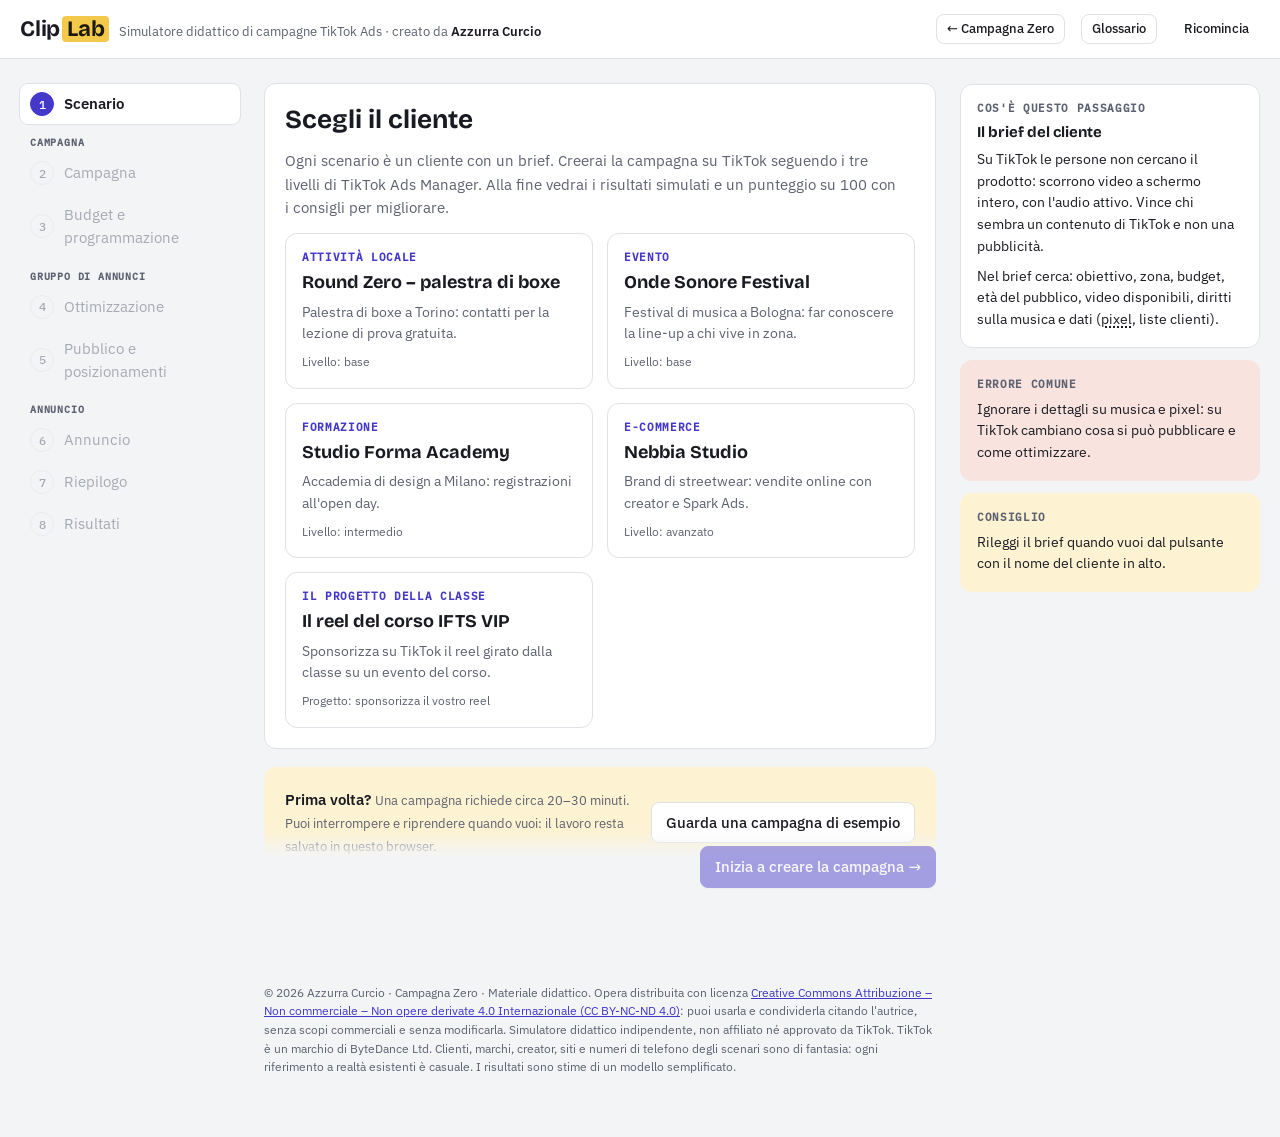
<file: clip-lab.html>
<!DOCTYPE html>
<html lang="it">
<head>
<meta charset="utf-8">
<meta name="viewport" content="width=device-width, initial-scale=1">
<title>Clip Lab simulatore TikTok Ads</title>
<link href="fonts/fonts.css" rel="stylesheet">
<style>
/* Layout: stepper a sinistra · lavoro al centro · spiegazioni a destra (famiglia Ads Lab / Social Lab, accento indaco) */
:root{
  --paper:#f3f4f6; --surface:#ffffff; --ink:#1a1b22; --muted:#5d6170; --line:#dfe1e7;
  --accent:#4338ca; --accent-ink:#ffffff; --accent-soft:#e8e7fb; --mark:#f3c94b; --mark-soft:#fdf3d2;
  --good:#2b7a4b; --warn:#a96300; --bad:#bf3a2b; --good-soft:#e3f2e8; --warn-soft:#fbefdc; --bad-soft:#f8e3df;
  --f-display:"Bricolage Grotesque", "Avenir Next", system-ui, sans-serif;
  --f-body:"IBM Plex Sans", "Segoe UI", system-ui, sans-serif;
  --f-mono:"IBM Plex Mono", ui-monospace, Menlo, monospace;
  color-scheme: light;
}
@media (prefers-color-scheme: dark){
  :root:not([data-theme="light"]){
    --paper:#141113; --surface:#1e1a1c; --ink:#eee8eb; --muted:#a89da2; --line:#352e31;
    --accent:#9d9af7; --accent-ink:#13123a; --accent-soft:#25244a; --mark:#e8bd3c; --mark-soft:#332b14;
    --good:#5cc489; --warn:#e3a243; --bad:#ef7a69; --good-soft:#18301f; --warn-soft:#33270f; --bad-soft:#3a1d18;
    color-scheme: dark;
  }
}
:root[data-theme="dark"]{
  --paper:#141113; --surface:#1e1a1c; --ink:#eee8eb; --muted:#a89da2; --line:#352e31;
  --accent:#9d9af7; --accent-ink:#13123a; --accent-soft:#25244a; --mark:#e8bd3c; --mark-soft:#332b14;
  --good:#5cc489; --warn:#e3a243; --bad:#ef7a69; --good-soft:#18301f; --warn-soft:#33270f; --bad-soft:#3a1d18;
  color-scheme: dark;
}
*{box-sizing:border-box}
html,body{margin:0}
body{background:var(--paper);color:var(--ink);font:15px/1.55 var(--f-body)}
h1,h2,h3{font-family:var(--f-display);line-height:1.2;text-wrap:balance;margin:0}
h2{font-size:26px;font-weight:700}
h3{font-size:17px;font-weight:700}
p{margin:0}
a{color:var(--accent)}
button,input,select,textarea{font:inherit;color:inherit}
:focus-visible{outline:3px solid var(--mark);outline-offset:2px}
.mono{font-family:var(--f-mono);font-variant-numeric:tabular-nums}
.top{display:flex;align-items:center;gap:16px;padding:12px 20px;border-bottom:1px solid var(--line);background:var(--surface);position:sticky;top:0;z-index:5;flex-wrap:wrap}
.brand{display:flex;align-items:baseline;gap:10px;flex-wrap:wrap}
.brand b.logo{font-family:var(--f-display);font-size:22px;letter-spacing:-.01em}
.brand b.logo i{font-style:normal;background:var(--mark);color:#1c1a10;padding:0 5px;border-radius:4px;margin-left:2px}
.brand span{color:var(--muted);font-size:13px}
.brand span b{color:var(--ink);font-weight:600}
.top .sp{flex:1}
.chip{display:inline-flex;align-items:center;gap:6px;font-size:13px;padding:4px 10px;border-radius:999px;background:var(--accent-soft);color:var(--ink)}
.btn{border:1px solid var(--line);background:var(--surface);padding:8px 14px;border-radius:8px;cursor:pointer;font-weight:500}
.btn:hover{border-color:var(--accent)}
.btn.pri{background:var(--accent);border-color:var(--accent);color:var(--accent-ink)}
.btn.pri:hover{filter:brightness(1.07)}
.btn.sm{padding:4px 10px;font-size:13px}
.btn.ghost{border-color:transparent;background:transparent}
.btn:disabled{opacity:.45;cursor:not-allowed}
.app{display:grid;grid-template-columns:220px minmax(0,1fr) 300px;gap:24px;padding:24px 20px 60px;max-width:1440px;margin:0 auto}
.steps{list-style:none;margin:0;padding:0;display:flex;flex-direction:column;gap:2px;position:sticky;top:84px;align-self:start}
.steps .lvl{font:600 10px var(--f-mono);letter-spacing:.08em;text-transform:uppercase;color:var(--muted);padding:10px 10px 2px}
.steps button{width:100%;display:flex;align-items:center;gap:10px;text-align:left;border:0;background:transparent;padding:8px 10px;border-radius:8px;cursor:pointer;color:var(--muted)}
.steps button .n{width:24px;height:24px;flex:none;border-radius:50%;border:1.5px solid var(--line);display:grid;place-items:center;font:500 12px var(--f-mono)}
.steps button.done .n{background:var(--accent-soft);border-color:var(--accent);color:var(--accent)}
.steps button.cur{background:var(--surface);color:var(--ink);font-weight:600;box-shadow:0 0 0 1px var(--line)}
.steps button.cur .n{background:var(--accent);border-color:var(--accent);color:var(--accent-ink)}
.steps button:disabled{cursor:not-allowed;opacity:.5}
main{min-width:0;display:flex;flex-direction:column;gap:18px}
.help{position:sticky;top:84px;align-self:start;display:flex;flex-direction:column;gap:12px;max-height:calc(100vh - 100px);overflow:auto}
.help .box{background:var(--surface);border:1px solid var(--line);border-radius:12px;padding:16px;display:flex;flex-direction:column;gap:8px;font-size:14px}
.help .box h3{font-size:15px}
.help .lab{font:600 11px var(--f-mono);letter-spacing:.06em;text-transform:uppercase;color:var(--muted)}
.help .err{background:var(--bad-soft);border-color:transparent}
.help .tip{background:var(--mark-soft);border-color:transparent}
.help ul{margin:0;padding-left:18px;display:flex;flex-direction:column;gap:4px}
.card{background:var(--surface);border:1px solid var(--line);border-radius:12px;padding:20px;display:flex;flex-direction:column;gap:14px}
.card > header{display:flex;align-items:center;gap:10px;flex-wrap:wrap}
.card > header h3{flex:1}
.lead{color:var(--muted);max-width:68ch}
.field{display:flex;flex-direction:column;gap:6px}
.field > label, .lbl{font-weight:600;font-size:14px}
.hint{font-size:13px;color:var(--muted)}
input[type=text],input[type=number],input[type=date],input[type=url],select,textarea{width:100%;border:1px solid var(--line);background:var(--paper);border-radius:8px;padding:9px 11px}
textarea{resize:vertical;min-height:44px}
input:focus,select:focus,textarea:focus{border-color:var(--accent);outline:none;box-shadow:0 0 0 3px var(--accent-soft)}
.cnt{font:12px var(--f-mono);color:var(--muted);text-align:right}
.cnt.over{color:var(--warn);font-weight:600}
.row{display:flex;gap:12px;flex-wrap:wrap}
.row > *{flex:1;min-width:150px}
.grid2{display:grid;grid-template-columns:1fr 1fr;gap:10px 16px}
.opts{display:grid;grid-template-columns:repeat(auto-fill,minmax(210px,1fr));gap:10px}
.opt{position:relative;display:flex;gap:10px;align-items:flex-start;border:1.5px solid var(--line);border-radius:10px;padding:12px;cursor:pointer;background:var(--surface)}
.opt:hover{border-color:var(--accent)}
.opt input{margin-top:4px;accent-color:var(--accent)}
.opt.on{border-color:var(--accent);background:var(--accent-soft)}
.opt.off{opacity:.5;cursor:not-allowed}
.opt b{display:block;font-size:14px}
.opt small{display:block;color:var(--muted);font-size:13px;line-height:1.4}
.list{display:flex;flex-direction:column;gap:8px}
.scen{display:grid;grid-template-columns:repeat(auto-fill,minmax(260px,1fr));gap:14px}
.sc{border:1.5px solid var(--line);border-radius:12px;padding:16px;background:var(--surface);display:flex;flex-direction:column;gap:8px;cursor:pointer;text-align:left}
.sc:hover{border-color:var(--accent)}
.sc.on{border-color:var(--accent);box-shadow:0 0 0 3px var(--accent-soft)}
.sc .k{font:600 11px var(--f-mono);letter-spacing:.06em;text-transform:uppercase;color:var(--accent)}
.sc h3{font-size:18px}
.sc p{font-size:14px;color:var(--muted)}
.sc .lv{font-size:12px;color:var(--muted)}
.brief{border-left:4px solid var(--mark);background:var(--mark-soft);border-radius:0 10px 10px 0;padding:14px 16px;display:flex;flex-direction:column;gap:8px}
.brief dl{display:grid;grid-template-columns:max-content 1fr;gap:4px 14px;margin:0;font-size:14px}
.brief dt{color:var(--muted)}
.brief dd{margin:0;font-weight:500}
.tabs{display:flex;gap:6px;flex-wrap:wrap;align-items:center}
.tabs button{border:1px solid var(--line);background:var(--surface);border-radius:999px;padding:6px 14px;cursor:pointer;font-size:14px}
.tabs button.on{background:var(--ink);color:var(--paper);border-color:var(--ink)}
.nav{display:flex;justify-content:space-between;gap:10px}
.al{display:flex;gap:10px;align-items:flex-start;padding:10px 12px;border-radius:8px;font-size:14px}
.al.ok{background:var(--good-soft)} .al.warn{background:var(--warn-soft)} .al.bad{background:var(--bad-soft)} .al.info{background:var(--accent-soft)}
.dot{width:10px;height:10px;border-radius:50%;flex:none;margin-top:6px}
.dot.ok{background:var(--good)} .dot.warn{background:var(--warn)} .dot.bad{background:var(--bad)} .dot.info{background:var(--accent)}
/* audience gauge */
.gauge{display:flex;flex-direction:column;gap:6px;border:1px solid var(--line);border-radius:12px;padding:14px;background:var(--paper)}
.gauge .trk{position:relative;height:10px;border-radius:5px;background:linear-gradient(90deg,var(--warn) 0 22%,var(--good) 22% 78%,var(--warn) 78%)}
.gauge .pin{position:absolute;top:-5px;width:4px;height:20px;border-radius:2px;background:var(--ink);transform:translateX(-2px)}
.gauge .ends{display:flex;justify-content:space-between;font-size:12px;color:var(--muted)}
.gauge b{font:500 18px var(--f-mono)}
/* media library */
.lib{display:grid;grid-template-columns:repeat(auto-fill,minmax(150px,1fr));gap:12px}
.med{border:2px solid var(--line);border-radius:10px;overflow:hidden;cursor:pointer;background:var(--surface);display:flex;flex-direction:column;text-align:left;padding:0}
.med.on{border-color:var(--accent);box-shadow:0 0 0 3px var(--accent-soft)}
.med .th{position:relative;display:grid;place-items:center;color:#fff;font:700 13px var(--f-body);text-align:center;padding:8px;aspect-ratio:1/1;overflow:hidden}
.med .th em{position:absolute;left:6px;top:6px;font:600 10px var(--f-mono);font-style:normal;background:rgba(0,0,0,.55);padding:2px 6px;border-radius:4px}
.med .th .ck{position:absolute;right:6px;top:6px;width:22px;height:22px;border-radius:50%;background:rgba(0,0,0,.35);display:grid;place-items:center;font-size:13px}
.med.on .th .ck{background:var(--accent)}
.med .cap{padding:8px 10px;font-size:12.5px;line-height:1.35}
/* previews */
.pv{display:grid;grid-template-columns:minmax(0,340px) 200px;gap:16px;align-items:start}
.post{border:1px solid var(--line);border-radius:12px;background:var(--surface);overflow:hidden;font-family:Helvetica, Arial, sans-serif}
.post .hd{display:flex;gap:8px;align-items:center;padding:10px 12px;font-size:13px}
.post .av{width:32px;height:32px;border-radius:50%;background:var(--accent);color:var(--accent-ink);display:grid;place-items:center;font-weight:700}
.post .hd small{display:block;color:var(--muted);font-size:11px}
.post .tx{padding:0 12px 10px;font-size:13.5px;white-space:pre-wrap;word-break:break-word}
.post .tx i{color:var(--muted);font-style:normal}
.post .md{display:grid;place-items:center;color:#fff;font-weight:700;text-align:center;padding:12px;aspect-ratio:1/1}
.post .car{display:flex;gap:6px;overflow-x:auto;padding:0 0 0 12px}
.post .car .md{flex:0 0 72%;border-radius:8px}
.post .ft{display:flex;align-items:center;gap:10px;padding:10px 12px;background:var(--paper)}
.post .ft div{flex:1;min-width:0}
.post .ft small{display:block;font-size:11px;color:var(--muted);text-transform:uppercase}
.post .ft b{display:block;font-size:14px}
.post .ft span{font-size:12px;color:var(--muted)}
.post .cta{border:0;background:var(--line);color:var(--ink);border-radius:6px;padding:7px 10px;font-weight:600;font-size:13px;white-space:nowrap}
.story{border-radius:14px;aspect-ratio:9/16;position:relative;overflow:hidden;display:grid;place-items:center;color:#fff;font:700 13px Helvetica,Arial,sans-serif;text-align:center;padding:10px}
.story .s-top{position:absolute;top:8px;left:10px;right:10px;display:flex;gap:6px;align-items:center;font-size:11px;font-weight:600}
.story .s-top i{width:18px;height:18px;border-radius:50%;background:#fff;display:inline-block}
.story .s-cta{position:absolute;bottom:12px;left:50%;transform:translateX(-50%);background:#fff;color:#111;border-radius:999px;padding:5px 12px;font-size:12px;white-space:nowrap}
.story .crop{position:absolute;inset:0;display:grid;place-items:center}
.story .bars{position:absolute;inset:0;background:repeating-linear-gradient(0deg,transparent 0 100%)}
table{border-collapse:collapse;width:100%;font-size:14px}
th,td{text-align:left;padding:8px 10px;border-bottom:1px solid var(--line);vertical-align:top}
th{font-size:12px;color:var(--muted);font-weight:600;text-transform:uppercase;letter-spacing:.04em}
td.num,th.num{text-align:right;font-family:var(--f-mono);font-variant-numeric:tabular-nums;white-space:nowrap}
.tw{overflow-x:auto}
.hero{display:grid;grid-template-columns:auto 1fr;gap:24px;align-items:center}
.ring{--p:0;width:132px;height:132px;border-radius:50%;background:conic-gradient(var(--c) calc(var(--p)*1%), var(--line) 0);display:grid;place-items:center}
.ring > div{width:104px;height:104px;border-radius:50%;background:var(--surface);display:grid;place-items:center;text-align:center}
.ring b{font:700 36px var(--f-display);line-height:1}
.ring small{font-size:12px;color:var(--muted)}
.kpis{display:grid;grid-template-columns:repeat(auto-fill,minmax(130px,1fr));gap:10px}
.kpi{border:1px solid var(--line);border-radius:10px;padding:12px;background:var(--paper)}
.kpi.hi{border-color:var(--accent);background:var(--accent-soft)}
.kpi span{display:block;font-size:12px;color:var(--muted)}
.kpi b{font:500 21px var(--f-mono);font-variant-numeric:tabular-nums}
.stack{display:flex;height:28px;border-radius:8px;overflow:hidden;background:var(--line)}
.stack > div{height:100%}
.legend{display:flex;flex-wrap:wrap;gap:8px 18px;font-size:13px}
.legend span{display:inline-flex;align-items:center;gap:6px}
.legend i{width:12px;height:12px;border-radius:3px;display:inline-block}
.cat{display:flex;flex-direction:column;gap:8px}
.cat > header{display:flex;align-items:center;gap:10px}
.cat > header h3{flex:1;font-size:16px}
.bar{height:6px;border-radius:3px;background:var(--line);overflow:hidden}
.bar i{display:block;height:100%;background:var(--accent)}
.pts{font:500 13px var(--f-mono);color:var(--muted);white-space:nowrap}
.tag{font-size:12px;padding:2px 8px;border-radius:999px;white-space:nowrap}
.tag.ok{background:var(--good-soft);color:var(--good)} .tag.bad{background:var(--bad-soft);color:var(--bad)} .tag.warn{background:var(--warn-soft);color:var(--warn)} .tag.mut{background:var(--paper);color:var(--muted);border:1px solid var(--line)}
.fine{font-size:12px;color:var(--muted)}
.top3{counter-reset:t;display:flex;flex-direction:column;gap:8px;margin:0;padding:0;list-style:none}
.top3 li{counter-increment:t;display:grid;grid-template-columns:28px 1fr;gap:8px;font-size:14px}
.top3 li::before{content:counter(t);width:24px;height:24px;border-radius:50%;background:var(--mark);color:#1c1a10;display:grid;place-items:center;font:700 12px var(--f-mono)}
.ov{position:fixed;inset:0;background:rgba(14,10,12,.5);display:none;place-items:center;z-index:20;padding:16px}
.ov.on{display:grid}
.modal{background:var(--surface);border-radius:14px;max-width:720px;width:100%;max-height:85vh;overflow:auto;padding:22px;display:flex;flex-direction:column;gap:14px}
.modal dl{margin:0;display:flex;flex-direction:column;gap:10px}
.modal dt{font-weight:600}
.modal dd{margin:0;color:var(--muted);font-size:14px}
.modal textarea{min-height:240px;font:13px var(--f-mono)}
.struct{display:flex;gap:8px;align-items:center;flex-wrap:wrap;font-size:13px}
.struct span{padding:4px 10px;border-radius:6px;background:var(--paper);border:1px solid var(--line)}
.struct span.on{background:var(--accent);color:var(--accent-ink);border-color:var(--accent)}

.pv{grid-template-columns:260px minmax(0,1fr)}
#phone{display:flex;flex-direction:column;gap:14px;align-items:flex-start}
.med .th{aspect-ratio:auto!important;height:170px}
.phone{position:relative;width:240px;aspect-ratio:9/16;border-radius:22px;overflow:hidden;background:#000;color:#fff;font:13px/1.35 Helvetica,Arial,sans-serif;box-shadow:0 0 0 6px var(--ink)}
.phone .ph-bg{position:absolute;inset:0}
.phone .ph-mid{position:absolute;left:0;right:0;top:50%;transform:translateY(-60%);display:grid;place-items:center;font-weight:700;font-size:11px;text-align:center;padding:6px}
.phone .ph-empty{position:absolute;inset:0;display:grid;place-items:center;color:#aaa;font-size:12px;padding:20px;text-align:center}
.phone .ph-side{position:absolute;right:8px;bottom:110px;display:flex;flex-direction:column;gap:14px}
.phone .ph-side i{width:30px;height:30px;border-radius:50%;background:rgba(255,255,255,.85)}
.phone .ph-bot{position:absolute;left:10px;right:48px;bottom:10px;display:flex;flex-direction:column;gap:3px;text-shadow:0 1px 2px rgba(0,0,0,.6)}
.phone .ph-bot p{margin:0;font-size:12px}
.phone .ph-bot small{font-size:11px;opacity:.9}
.phone .ph-sp{font-size:10px;opacity:.85}
.phone .ph-cta{margin-top:6px;background:var(--accent);color:#fff;border-radius:4px;padding:6px 8px;font-weight:700;font-size:12px;text-align:center;text-shadow:none}
@media (max-width:1180px){
  .app{grid-template-columns:200px minmax(0,1fr)}
  .help{grid-column:2;position:static;max-height:none}
}
@media (max-width:820px){
  .app{grid-template-columns:1fr;padding:16px}
  .steps{flex-direction:row;overflow-x:auto;position:static;gap:4px}
  .steps .lvl{display:none}
  .steps button{white-space:nowrap}
  .help{grid-column:1}
  .pv,.grid2,.hero{grid-template-columns:1fr}
}
@media (prefers-reduced-motion:no-preference){.bar i,.stack > div{transition:width .5s ease}}

/* ===== Ritocchi di visualizzazione: aiuto richiudibile, navigazione sempre visibile, mobile compatto ===== */
.cred-m{display:none}
.helpm{display:none;background:var(--mark-soft);border-radius:12px;padding:0}
.helpm summary{cursor:pointer;list-style:none;padding:12px 16px;display:flex;align-items:center;gap:8px;font-weight:600;font-size:15px}
.helpm summary::-webkit-details-marker{display:none}
.helpm summary::before{content:"?";width:22px;height:22px;flex:none;border-radius:50%;background:var(--ink);color:var(--paper);display:grid;place-items:center;font:600 12px var(--f-mono)}
.helpm summary::after{content:"Apri";margin-left:auto;font:500 12px var(--f-mono);color:var(--muted)}
.helpm[open] summary::after{content:"Chiudi"}
.helpm .hb{padding:0 16px 16px;display:flex;flex-direction:column;gap:10px;font-size:14px}
.helpm .hb ul{margin:0;padding-left:18px;display:flex;flex-direction:column;gap:4px}
.helpm .hb table{font-size:13px}
.helpm .hx{border-radius:8px;padding:10px 12px;font-size:14px}
.helpm .hx.e{background:var(--bad-soft)} .helpm .hx.t{background:var(--surface)}
.helpm .hx b{display:block;font:600 11px var(--f-mono);letter-spacing:.06em;text-transform:uppercase;color:var(--muted);margin-bottom:2px}
.nav{position:sticky;bottom:0;z-index:3;padding:16px 0 calc(12px + env(safe-area-inset-bottom));background:linear-gradient(to bottom,transparent,var(--paper) 40%)}
.nav .btn{box-shadow:0 1px 2px rgba(0,0,0,.06)}
@media (max-width:1180px){
  .help{display:none}
  .helpm{display:block}
  .app{grid-template-columns:200px minmax(0,1fr)}
}
@media (max-width:820px){
  .top{position:static;padding:10px 16px;gap:8px 10px}
  .brand > span:not(.cred-m){display:none}
  .cred-m{display:inline;font-size:12px;color:var(--muted)}
  .top .sp{flex-basis:100%;height:0}
  #scChip{flex:1;min-width:0}
  #scChip .chip{max-width:100%;overflow:hidden;white-space:nowrap;text-overflow:ellipsis;display:block;text-align:left}
  .app{grid-template-columns:1fr;padding:0 16px 24px;gap:14px}
  .steps{position:sticky;top:0;z-index:4;background:var(--paper);margin:0 -16px;padding:8px 16px;border-bottom:1px solid var(--line);scrollbar-width:none}
  .steps::-webkit-scrollbar{display:none}
  .steps button{padding:6px 10px}
  main{gap:14px}
  .card{padding:16px;border-radius:12px;gap:12px}
  h2{font-size:22px}
  .lead{font-size:14px}
  table{font-size:13px}
  th,td{padding:7px 8px}
  .hero{justify-items:start;gap:14px}
  .ring{width:112px;height:112px}.ring > div{width:88px;height:88px}.ring b{font-size:30px}
  .kpi b{font-size:18px}
  .nav .btn{flex:1;padding:12px}
  .nav .btn[style*="hidden"]{flex:0;padding:0;border:0;width:0}
  #phone{align-items:center!important;width:100%}
  .modal{padding:18px;max-height:90vh}
}
.top a.btn{white-space:nowrap}
@media (max-width:820px){#scChip{flex:1 1 100%}}
.term{text-decoration:underline dotted;text-decoration-thickness:1.5px;text-underline-offset:3px;cursor:help;border-radius:3px}
.term:focus-visible{outline:2px solid var(--mark)}
#tip{position:absolute;z-index:40;display:none;background:var(--ink);color:var(--paper);font:13px/1.45 var(--f-body);padding:8px 11px;border-radius:8px;box-shadow:0 6px 20px rgba(0,0,0,.18);pointer-events:none}
.exbox{flex-direction:row;align-items:center;gap:14px;background:var(--mark-soft);border-color:transparent}
.exbox > div{flex:1}
@media (max-width:820px){.exbox{flex-direction:column;align-items:stretch}}
</style>

</head>
<body>
<div class="top">
  <div class="brand"><b class="logo">Clip<i>Lab</i></b><span>Simulatore didattico di campagne TikTok Ads · creato da <b>Azzurra Curcio</b></span><span class="cred-m">di Azzurra Curcio</span></div>
  <span class="sp"></span>
  <span id="scChip"></span>
  <a class="btn sm" href="index.html" style="text-decoration:none;color:inherit">← Campagna Zero</a>
  <button class="btn sm" id="bGloss" type="button">Glossario</button>
  <button class="btn sm ghost" id="bReset" type="button">Ricomincia</button>
</div>
<div class="app">
  <ol class="steps" id="steps"></ol>
  <main id="view"></main>
  <aside class="help" id="help"></aside>
</div>
<div class="ov" id="ov"><div class="modal" id="modal" role="dialog" aria-modal="true"></div></div>
<script>
/* ================= DATI GENERALI ================= */
const OBJ=[
 {id:'copertura',t:'Copertura',d:'Mostrare le inserzioni al maggior numero di persone.',g:'Notorietà'},
 {id:'traffico',t:'Traffico',d:'Portare persone sul sito del cliente.',g:'Considerazione'},
 {id:'visualizzazioni',t:'Visualizzazioni video',d:'Far guardare i video a più persone possibile.',g:'Considerazione'},
 {id:'community',t:'Interazione con la community',d:'Ottenere follower e visite al profilo.',g:'Considerazione'},
 {id:'app',t:'Promozione dell\'app',d:'Il cliente non ha un\'app.',off:true,g:'Considerazione'},
 {id:'lead',t:'Generazione di lead',d:'Raccogliere contatti con un modulo istantaneo o sul sito.',g:'Conversione'},
 {id:'vendite',t:'Vendite',d:'Ottenere acquisti sul sito.',g:'Conversione'}
];
const CL={sito:'Sito web',moduli:'Modulo istantaneo'};
const CLD={sito:'Le persone vanno sul sito del cliente. Per ottimizzare serve il pixel di TikTok.',moduli:'Le persone compilano un modulo dentro TikTok, senza uscire dall\'app.'};
const CONVLOC={copertura:[],visualizzazioni:[],community:[],traffico:['sito'],lead:['moduli','sito'],vendite:['sito']};
const GL={reach:'Copertura','6s':'Visualizzazioni da 6 secondi','2s':'Visualizzazioni da 2 secondi',follower:'Follower',profilo:'Visite al profilo',lpv:'Visualizzazioni della pagina di destinazione',clic:'Clic',lead:'Lead (moduli inviati)',convs:'Conversioni',value:'Valore'};
const GOPTS=(o,l)=>({copertura:['reach'],visualizzazioni:['6s','2s'],community:['follower','profilo']}[o])||({traffico:{sito:['lpv','clic']},lead:{moduli:['lead'],sito:['convs','lpv','clic']},vendite:{sito:['convs','value','lpv','clic']}}[o]||{})[l]||[];
const GCAT={reach:'reach','2s':'reach','6s':'eng',follower:'eng',profilo:'eng',lpv:'click',clic:'click',lead:'conv',convs:'conv',value:'conv'};
const EVENTS=[['pagamento','Completa pagamento'],['ordine','Effettua ordine'],['carrello','Aggiungi al carrello'],['contenuto','Visualizza contenuto'],['modulo','Invia modulo'],['registrazione','Completa registrazione'],['contatto','Contatto']];
const BIDS=[
 {id:'max',t:'Massimo rilascio',d:'Il sistema cerca di ottenere più risultati possibile spendendo tutto il budget.'},
 {id:'costcap',t:'Limite di costo',d:'Indichi il costo medio per risultato da non superare.'},
 {id:'bidcap',t:'Limite di offerta',d:'Imposti l\'offerta massima in ogni asta. Per utenti esperti.'},
 {id:'value',t:'Valore più alto',d:'Cerca gli acquisti di valore più alto. Solo per vendite con valore degli ordini.'}
];
const CTAS=[['scopri','Scopri di più'],['acquista','Acquista ora'],['iscriviti','Iscriviti'],['prenota','Prenota ora'],['contattaci','Contattaci'],['candidati','Candidati ora'],['guarda','Guarda ora'],['ordina','Ordina ora'],['richiedi','Richiedi preventivo'],['scarica','Scarica']];
const LOCS=[
 {id:'italia',t:'Italia',pop:20e6},
 {id:'lombardia',t:'Lombardia',pop:3.4e6},
 {id:'milano30',t:'Milano + 30 km',pop:1.6e6},
 {id:'piemonte',t:'Piemonte',pop:1.4e6},
 {id:'torino30',t:'Torino + 30 km',pop:900e3},
 {id:'torino10',t:'Torino + 10 km',pop:600e3},
 {id:'emilia',t:'Emilia-Romagna',pop:1.5e6},
 {id:'bologna50',t:'Bologna + 50 km',pop:800e3},
 {id:'citta_corso',t:'Pisa + 30 km',pop:350e3},
 {id:'regione_corso',t:'Toscana',pop:1.3e6}
];
const COURSE_LOCS=['citta_corso','regione_corso'];
const locsFor=sc=>sc.locList?LOCS.filter(l=>sc.locList.includes(l.id)):LOCS.filter(l=>!COURSE_LOCS.includes(l.id));
const AGES=[['13-17',0],['18-24',.2],['25-34',.27],['35-44',.22],['45-54',.17],['55+',.14]];
const PL=[['tiktok','TikTok',.88],['pangle','Pangle (app di terze parti)',.12]];
const POLICY=/(dimagr|perd[ie]re? (peso|chili|kg)|\b\d+\s?(kg|chili)\b|brucia(re)? (i )?(grass|calori|la pancia|pancetta)|pancetta|pancia piatta|corpo perfetto|addominali scolpiti|\b(hai|sei|soffri)\b[^.?!\n]{0,40}\b(sovrappes|grass|chili|ansia|ansios|depress|acne|brufol))/i;
const AUD={cml:'Brano della libreria musicale commerciale',own:'Brano con diritti ceduti al cliente',voce:'Voce e suoni originali',trend:'Hit di tendenza non autorizzata',none:'Nessun audio'};

/* ================= SCENARI ================= */
const SC={
 boxe:{id:'boxe',k:'Attività locale',name:'Round Zero – palestra di boxe',lv:'Livello: base',
  short:'Palestra di boxe a Torino: contatti per la lezione di prova gratuita.',
  facts:[['Cosa fa','Palestra di boxe e preparazione atletica, con corsi per principianti'],['Dove','Torino, San Salvario. I clienti arrivano dalla città e dintorni (circa 10 km)'],['Pubblico','Ragazze e ragazzi 18–34 anni che vogliono iniziare uno sport'],['Obiettivo','Contatti (nome e telefono) per la lezione di prova gratuita: lo staff li richiama'],['Budget','20 € al giorno, continuativo'],['Sito','www.roundzero-boxe.it — il pixel di TikTok NON è installato. Informativa privacy: /privacy'],['Account TikTok','@roundzero.torino, 8.000 follower. Il video "La mia prima lezione" ha 120.000 visualizzazioni'],['Telefono','011 456 7890']],
  kpi:'lead',kpiL:'Lead',kpiQ:'Lead di qualità',
  objIdeal:['lead'],objPart:{traffico:3,community:2,visualizzazioni:2,copertura:1,vendite:1},
  convIdeal:['moduli'],convOk:{sito:1},goalIdeal:['lead'],goalOk:{convs:1,lpv:2,clic:2,'6s':1,follower:1,profilo:1,reach:0},
  pixel:false,event:null,
  budget:{type:'daily',amount:20,lo:20,hi:23,olo:20,ohi:30},days:30,
  bidOk:{max:3,costcap:1,bidcap:1,value:0},
  cpm:5,ctr:.009,rate:{moduli:.12,moduliH:.07,sito:.015},qual:{moduli:.45,moduliH:.8,sito:.8},
  loc:{torino10:[.92,6],torino30:[.65,4],piemonte:[.15,1],italia:[.01,0]},
  ageIdeal:['18-24','25-34'],ageOk:['35-44'],gender:{all:[1,2],f:[.5,1],m:[.5,1]},
  interests:[['Sport e fitness',1],['Arti marziali e sport da combattimento',1],['Ha interagito con video di fitness',1],['Salute e benessere',.7],['Videogiochi',0],['Bellezza e cura personale',.2],['Cucina',0],['Viaggi',.2]],
  custom:[{id:'eng',t:'Hanno interagito con i video del profilo (180 giorni)',size:25000,warm:1.6},{id:'lal',t:'Pubblico simile a chi ha interagito con i video',size:900000,warm:1.1,lal:true},{id:'vis',t:'Visitatori del sito (non disponibile: manca il pixel)',size:0,warm:1,off:true}],
  formatFit:{video:[1,4],spark:[1.05,4],carousel:[.6,1]},
  media:[
   {id:'v1',kind:'video',t:'Video 15 s girato col telefono: allenamento di gruppo, si apre con "Mai tirato un pugno?"',ratio:'9:16',hook:1,native:1,audio:'cml',q:.95,c:['#d1495b','#2d1e2f']},
   {id:'v2',kind:'video',t:'Spot 30 s orizzontale con voce fuori campo, girato da un\'agenzia',ratio:'16:9',hook:0,native:0,audio:'voce',q:.45,c:['#5b6c7d','#1f2933'],note:'orizzontale e poco nativo: su TikTok si scorre via'},
   {id:'v3',kind:'video',t:'Video 9:16 con una hit rap del momento in sottofondo',ratio:'9:16',hook:1,native:1,audio:'trend',q:.85,c:['#f4a259','#5b3758'],note:'musica non autorizzata per la pubblicità'},
   {id:'v4',kind:'video',t:'Video 9:16 muto con la scritta "Iscriviti ora"',ratio:'9:16',hook:0,native:0,audio:'none',q:.4,c:['#e5e5e5','#8a8a8a'],note:'senza audio: su TikTok si guarda con l\'audio attivo'},
   {id:'i1',kind:'img',t:'Foto: sacchi da boxe nella palestra vuota',ratio:'1:1',q:.35,c:['#8d8d8d','#3b3b3b']},
   {id:'i2',kind:'img',t:'Foto: istruttore che spiega la guardia',ratio:'9:16',q:.65,c:['#c97c5d','#3e2a20']},
   {id:'s1',kind:'spark',t:'Post "La mia prima lezione" (120.000 visualizzazioni)',ratio:'9:16',hook:1,native:1,audio:'cml',q:1,c:['#ef476f','#26547c']},
   {id:'s2',kind:'spark',t:'Post "Allenamento con la hit dell\'estate" (45.000 visualizzazioni)',ratio:'9:16',hook:1,native:1,audio:'trend',q:.9,c:['#ffd166','#06d6a0'],note:'usa musica non autorizzata: non si può promuovere'}],
  offer:['prov','gratuit','gratis','prima lezione','omaggio','senza impegno'],benefit:['boxe','allenament','principiant','energi','sfog','gruppo','san salvario','torino','istruttor','tecnica','sport','paura','ring'],
  ctaGood:['iscriviti','prenota'],ctaOk:['scopri','contattaci'],domain:'roundzero-boxe.it',paths:['/prova','/corsi','/privacy']},
 festival:{id:'festival',k:'Evento',name:'Onde Sonore Festival',lv:'Livello: base',
  short:'Festival di musica a Bologna: far conoscere la line-up a chi vive in zona.',
  facts:[['Cosa fa','Festival di musica indipendente: 2 serate, 12 artisti italiani'],['Dove e quando','Bologna, 19 e 20 dicembre 2026. Il pubblico arriva da Bologna e dall\'Emilia-Romagna'],['Pubblico','18–34 anni'],['Obiettivo','Far conoscere il festival e la line-up al maggior numero di persone in zona. I biglietti si comprano su una piattaforma esterna (nessun pixel)'],['Budget','500 € in totale, dal 28 novembre al 18 dicembre 2026'],['Musica','Il festival ha i diritti per la promozione dei brani degli artisti in line-up'],['Sito','www.ondesonore-festival.it — pagine: /lineup, /biglietti'],['Account TikTok','@ondesonore.fest, 15.000 follower. L\'aftermovie organico ha 60.000 visualizzazioni']],
  kpi:'reach',kpiL:'Persone raggiunte in zona',
  objIdeal:['copertura','visualizzazioni'],objPart:{traffico:3,community:2,lead:1,vendite:1},
  convIdeal:[],convOk:{sito:3},goalIdeal:['reach','6s'],goalOk:{'2s':3,follower:2,profilo:2,lpv:2,clic:2},
  pixel:false,event:null,
  budget:{type:'total',amount:500,lo:470,hi:530,olo:380,ohi:620,start:'2026-11-28',end:'2026-12-18'},days:21,
  bidOk:{max:3,costcap:1,bidcap:1,value:0},
  cpm:3,ctr:.007,rate:{},qual:{},
  loc:{bologna50:[.95,6],emilia:[.8,5],italia:[.08,1],lombardia:[.03,0],milano30:[.03,0],piemonte:[.02,0],torino30:[.02,0],torino10:[.02,0]},
  ageIdeal:['18-24','25-34'],ageOk:[],gender:{all:[1,2],f:[.55,1],m:[.55,1]},
  interests:[['Musica',1],['Ha interagito con video di concerti e festival',1],['Musica indie e alternativa',1],['Vita notturna',.7],['Finanza',0],['Genitorialità',0],['Cucina',.1],['Sport',.1]],
  custom:[{id:'eng',t:'Hanno interagito con i video del profilo (180 giorni)',size:40000,warm:1.4},{id:'lal',t:'Pubblico simile a chi ha interagito con i video',size:900000,warm:1.05,lal:true}],
  formatFit:{video:[1,4],spark:[1.05,4],carousel:[.75,2]},
  media:[
   {id:'v1',kind:'video',t:'Aftermovie 20 s dell\'edizione scorsa, con il brano di un artista in line-up',ratio:'9:16',hook:1,native:1,audio:'own',q:.95,c:['#7b2cbf','#ff6d00']},
   {id:'v2',kind:'video',t:'Annuncio della line-up: i volti degli artisti a tempo di musica',ratio:'9:16',hook:1,native:1,audio:'own',q:.85,c:['#3a0ca3','#4cc9f0']},
   {id:'v3',kind:'video',t:'Ripresa orizzontale dal palco',ratio:'16:9',hook:0,native:1,audio:'own',q:.5,c:['#22223b','#9a8c98'],note:'orizzontale: su TikTok appare piccolo con bande nere'},
   {id:'v4',kind:'video',t:'Montaggio con una hit internazionale di tendenza',ratio:'9:16',hook:1,native:1,audio:'trend',q:.85,c:['#f72585','#4361ee'],note:'musica non autorizzata per la pubblicità'},
   {id:'i1',kind:'img',t:'Locandina con tutti i nomi scritti in piccolo',ratio:'1:1',q:.35,c:['#f1faee','#a8dadc'],txt:'ONDE SONORE · 19-20 DIC · 12 ARTISTI',note:'troppo testo, illeggibile da telefono'},
   {id:'i2',kind:'img',t:'Foto: pubblico sotto il palco',ratio:'9:16',q:.65,c:['#ff006e','#3a0ca3']},
   {id:'s1',kind:'spark',t:'Aftermovie organico (60.000 visualizzazioni)',ratio:'9:16',hook:1,native:1,audio:'own',q:1,c:['#9d4edd','#ff9e00']}],
  offer:['19','20 dicembre','dicembre','bigliett','line up','lineup','festival','2 serate','due serate'],benefit:['bologna','indie','music','live','artist','concert','dal vivo','palco'],
  ctaGood:['scopri','acquista'],ctaOk:['guarda'],domain:'ondesonore-festival.it',paths:['/lineup','/biglietti']},
 accademia:{id:'accademia',k:'Formazione',name:'Studio Forma Academy',lv:'Livello: intermedio',
  short:'Accademia di design a Milano: registrazioni all\'open day.',
  facts:[['Cosa fa','Accademia di grafica e design: corsi biennali di graphic design, illustrazione e motion design'],['Dove','Milano. Gli studenti arrivano soprattutto dalla Lombardia'],['Evento','Open day sabato 16 gennaio 2027, ingresso su registrazione'],['Pubblico','Diplomandi e neodiplomati (18–24 anni) e giovani che vogliono cambiare percorso (25–34). Sono interessati anche molti studenti di 17 anni'],['Obiettivo','Registrazioni all\'open day'],['Budget','25 € al giorno, fino al 15 gennaio 2027'],['Sito','www.studioforma-academy.it — pixel di TikTok installato con l\'evento "Completa registrazione" sulla pagina /open-day. Informativa privacy: /privacy'],['Account TikTok','@studioforma.academy, 3.000 follower, pochi video organici']],
  kpi:'lead',kpiL:'Registrazioni',kpiQ:'Registrazioni di qualità',
  objIdeal:['lead'],objPart:{traffico:3,visualizzazioni:2,community:2,copertura:1,vendite:1},
  convIdeal:['moduli','sito'],convOk:{},goalIdeal:['lead','convs'],goalOk:{lpv:2,clic:2},
  pixel:true,event:'registrazione',
  budget:{type:'daily',amount:25,lo:23,hi:27,olo:20,ohi:35,end:'2027-01-15'},days:30,
  bidOk:{max:3,costcap:1,bidcap:1,value:0},
  cpm:4.5,ctr:.01,rate:{moduli:.1,moduliH:.06,sito:.04},qual:{moduli:.5,moduliH:.8,sito:.85},
  loc:{lombardia:[.9,6],milano30:[.7,5],italia:[.25,2],piemonte:[.1,1],emilia:[.05,0],bologna50:[.03,0],torino30:[.05,0],torino10:[.05,0]},
  ageIdeal:['18-24','25-34'],ageOk:[],gender:{all:[1,2],f:[.6,1],m:[.5,1]},
  interests:[['Arte e design',1],['Istruzione',1],['Ha interagito con video di illustrazione e grafica',1],['Fotografia',.7],['Videogiochi',.3],['Sport',0],['Cucina',0],['Finanza',0]],
  custom:[{id:'eng',t:'Hanno interagito con i video del profilo (180 giorni)',size:6000,warm:1.5},{id:'vis',t:'Visitatori del sito (60 giorni)',size:12000,warm:2.2},{id:'reg',t:'Già registrati all\'open day',size:300,warm:1,buyers:true},{id:'lal',t:'Pubblico simile ai visitatori del sito',size:1100000,warm:1.1,lal:true}],
  formatFit:{video:[1,4],carousel:[.85,2],spark:[.8,2]},
  media:[
   {id:'v1',kind:'video',t:'Tour del laboratorio raccontato da una studentessa, 25 s',ratio:'9:16',hook:1,native:1,audio:'voce',q:.95,c:['#06d6a0','#073b4c']},
   {id:'v2',kind:'video',t:'Lavori degli studenti montati a ritmo, con brano della libreria commerciale',ratio:'9:16',hook:1,native:1,audio:'cml',q:.85,c:['#ffbe0b','#fb5607']},
   {id:'v3',kind:'video',t:'Spot istituzionale orizzontale con il direttore',ratio:'16:9',hook:0,native:0,audio:'voce',q:.4,c:['#495057','#212529'],note:'orizzontale e poco nativo'},
   {id:'v4',kind:'video',t:'Video con una hit pop del momento',ratio:'9:16',hook:1,native:1,audio:'trend',q:.85,c:['#ff70a6','#70d6ff'],note:'musica non autorizzata per la pubblicità'},
   {id:'i1',kind:'img',t:'Locandina dell\'open day piena di testo',ratio:'1:1',q:.3,c:['#ffffff','#cfcfcf'],txt:'OPEN DAY · 16/01 · ORARI · PROGRAMMA · INFO',note:'troppo testo, illeggibile da telefono'},
   {id:'i2',kind:'img',t:'Foto: studenti al lavoro in aula',ratio:'4:5',q:.6,c:['#8ecae6','#219ebc']},
   {id:'i3',kind:'img',t:'Foto: un poster disegnato da uno studente',ratio:'4:5',q:.6,c:['#e76f51','#264653']},
   {id:'s1',kind:'spark',t:'Post "Un giorno in accademia" (2.500 visualizzazioni)',ratio:'9:16',hook:1,native:1,audio:'voce',q:.7,c:['#b5e48c','#1e6091']}],
  offer:['open day','16 gennaio','gennaio','gratuit','registr','iscriv','visita','posti limitati','prenota'],benefit:['grafica','design','illustrazion','motion','portfolio','laborator','docent','stage','milano','professionist','creativ'],
  ctaGood:['iscriviti','prenota'],ctaOk:['scopri','candidati'],domain:'studioforma-academy.it',paths:['/open-day','/corsi','/privacy']},
 streetwear:{id:'streetwear',k:'E-commerce',name:'Nebbia Studio',lv:'Livello: avanzato',
  short:'Brand di streetwear: vendite online con creator e Spark Ads.',
  facts:[['Cosa fa','Brand di streetwear: felpe, t-shirt e cappellini prodotti in Italia'],['Dove','E-commerce con spedizione in tutta Italia'],['Pubblico','18–34 anni, uomini e donne'],['Offerta','Spedizione e reso gratuiti entro 30 giorni'],['Obiettivo','Vendite online con ROAS (valore vendite ÷ spesa) di almeno 2,5'],['Dati','Pixel di TikTok e API Eventi attivi da un anno: circa 400 ordini al mese, scontrino medio 55 €. Lista clienti di 9.000 email'],['Creator','Due creator hanno pubblicato video con i prodotti e hanno fornito il codice di autorizzazione per le Spark Ads'],['Indicazione del cliente','Un gruppo di annunci per nuovi clienti e uno di remarketing (visitatori e carrelli abbandonati)'],['Budget','70 € al giorno, continuativo'],['Sito','www.nebbiastudio.it — pagine: /felpe, /nuovi-arrivi']],
  kpi:'acquisti',kpiL:'Acquisti',
  objIdeal:['vendite'],objPart:{traffico:2,lead:1,visualizzazioni:1,community:1},
  convIdeal:['sito'],convOk:{},goalIdeal:['convs','value'],goalOk:{lpv:2,clic:1},
  pixel:true,event:'pagamento',
  budget:{type:'daily',amount:70,lo:65,hi:75,olo:55,ohi:85},days:30,
  bidOk:{max:4,costcap:3,bidcap:1,value:4},
  cpm:7,ctr:.012,cr:.045,aov:55,rate:{},qual:{},
  loc:{italia:[1,6],lombardia:[1,2],milano30:[1,1],piemonte:[1,1],torino30:[1,1],torino10:[1,0],emilia:[1,1],bologna50:[1,1]},
  ageIdeal:['18-24','25-34'],ageOk:['35-44'],gender:{all:[1,2],f:[.6,1],m:[.6,1]},
  interests:[['Moda e abbigliamento',1],['Streetwear',1],['Ha interagito con video di moda',1],['Sneakers',.8],['Musica',.5],['Finanza',0],['Genitorialità',0],['Giardinaggio',0]],
  custom:[{id:'vis30',t:'Visitatori del sito (30 giorni)',size:40000,warm:2.4,rt:true},{id:'cart7',t:'Hanno aggiunto al carrello (7 giorni)',size:4000,warm:3.5,rt:true},{id:'buy30',t:'Acquirenti (30 giorni)',size:400,warm:1.2,buyers:true},{id:'clienti',t:'Lista clienti (9.000 email)',size:9000,warm:1.4,buyers:true},{id:'lal',t:'Pubblico simile agli acquirenti',size:1500000,warm:1.2,lal:true},{id:'eng',t:'Hanno interagito con i video (180 giorni)',size:60000,warm:1.5}],
  formatFit:{spark:[1.1,4],video:[1,3],carousel:[.85,2]},
  media:[
   {id:'s1',kind:'spark',t:'Creator @giulia.outfit prova la felpa (480.000 visualizzazioni)',ratio:'9:16',hook:1,native:1,audio:'cml',q:1,c:['#f28482','#84a59d']},
   {id:'s2',kind:'spark',t:'Creator @marco.fits: 3 outfit con una felpa (120.000 visualizzazioni)',ratio:'9:16',hook:1,native:1,audio:'cml',q:.95,c:['#6d597a','#e56b6f']},
   {id:'v1',kind:'video',t:'Video 9:16: la felpa su sfondo bianco che ruota',ratio:'9:16',hook:0,native:0,audio:'cml',q:.55,c:['#f8f9fa','#adb5bd'],note:'poco nativo: sembra una scheda prodotto'},
   {id:'v2',kind:'video',t:'Video 9:16 dal magazzino: "Ecco come prepariamo il tuo ordine"',ratio:'9:16',hook:1,native:1,audio:'voce',q:.85,c:['#bc6c25','#283618']},
   {id:'v3',kind:'video',t:'Spot moda orizzontale in stile TV',ratio:'16:9',hook:0,native:0,audio:'cml',q:.4,c:['#212529','#6c757d'],note:'orizzontale e poco nativo'},
   {id:'i1',kind:'img',t:'Foto prodotto: felpa nera indossata',ratio:'4:5',q:.6,c:['#343a40','#adb5bd']},
   {id:'i2',kind:'img',t:'Foto prodotto: t-shirt bianca indossata',ratio:'4:5',q:.6,c:['#e9ecef','#868e96']},
   {id:'i3',kind:'img',t:'Grafica "SALDI -80%!!!"',ratio:'1:1',q:.25,c:['#d00000','#ffba08'],txt:'SALDI -80%!!!',note:'promessa falsa (non ci sono saldi) e troppo testo'}],
  offer:['spedizion','gratuit','gratis','reso','30 giorni','nuov','drop'],benefit:['felp','t shirt','tshirt','maglie','streetwear','made in italy','prodott in italia','cotone','outfit','oversize','qualita'],
  ctaGood:['acquista'],ctaOk:['scopri','ordina'],domain:'nebbiastudio.it',paths:['/felpe','/nuovi-arrivi']},
 reel:{id:'reel',k:'Il progetto della classe',name:'Il reel del corso IFTS VIP',lv:'Progetto: sponsorizza il vostro reel',
  short:'Sponsorizza su TikTok il reel girato dalla classe su un evento del corso.',
  facts:[['Cosa promuovi','Un reel realizzato dalla classe che racconta un episodio verosimile della vita del corso IFTS VIP (Videomaking, Innovazione, Pubblicità), per far conoscere il corso e attirare nuovi iscritti'],['Il contenuto','Video verticale 9:16 di 45 secondi, già pubblicato sul profilo TikTok del corso, con dialoghi originali, sottotitoli e un brano della libreria musicale commerciale'],['Pubblico','Ragazze e ragazzi 18–29 anni che vivono a Pisa e dintorni (il corso si svolge a Pisa)'],['Obiettivo','Far guardare il video al maggior numero di persone in target e far crescere il profilo del corso'],['Budget','150 € in totale per 7 giorni (attenzione ai budget minimi di TikTok Ads Manager)'],['Account TikTok','@corso.ifts.vip, account Business'],['Sito','www.corso-ifts-vip.it — pagina /iscrizioni (sito di fantasia per l\'esercizio). Pixel non installato']],
  kpi:'video',kpiL:'Visualizzazioni da 6 secondi',kpiQ:'Visite al profilo stimate',
  objIdeal:['visualizzazioni','community'],objPart:{copertura:5,traffico:3,lead:1,vendite:0},
  convIdeal:[],convOk:{sito:2},goalIdeal:['6s','profilo','follower'],goalOk:{'2s':3,reach:4,lpv:2,clic:2,lead:0,convs:0},
  pixel:false,event:null,
  budget:{type:'total',amount:150,lo:140,hi:160,olo:140,ohi:200,days:7},days:7,
  bidOk:{max:3,costcap:1,bidcap:1,value:0},
  cpm:4,ctr:.008,rate:{},qual:{},
  locList:['citta_corso','regione_corso','italia'],loc:{citta_corso:[.92,6],regione_corso:[.6,5],italia:[.08,1]},
  ageIdeal:['18-24','25-34'],ageOk:[],gender:{all:[1,2],f:[.55,1],m:[.55,1]},
  interests:[['Film e video',1],['Ha interagito con video di storytelling e mini-serie',1],['Social media e creator',1],['Fotografia',.8],['Istruzione',.7],['Finanza',0],['Giardinaggio',0],['Automobili',0]],
  custom:[{id:'eng',t:'Hanno interagito con i video del profilo del corso (180 giorni)',size:3000,warm:1.3},{id:'lal',t:'Pubblico simile a chi ha interagito con i video',size:500000,warm:1.05,lal:true}],
  formatFit:{spark:[1.1,4],video:[1,3],carousel:[.6,1]},
  media:[
   {id:'s1',kind:'spark',t:'Il vostro reel pubblicato sul profilo del corso',ratio:'9:16',hook:1,native:1,audio:'cml',q:1,c:['#3d348b','#f18701']},
   {id:'s2',kind:'spark',t:'Versione pubblicata con una hit famosa come colonna sonora',ratio:'9:16',hook:1,native:1,audio:'trend',q:.9,c:['#f72585','#480ca8'],note:'musica non autorizzata: non si può promuovere'},
   {id:'v1',kind:'video',t:'File del reel 9:16 caricato direttamente in Ads Manager',ratio:'9:16',hook:1,native:1,audio:'cml',q:.95,c:['#3d348b','#7678ed']},
   {id:'v2',kind:'video',t:'Versione orizzontale 16:9 montata per YouTube',ratio:'16:9',hook:0,native:1,audio:'cml',q:.45,c:['#264653','#2a9d8f'],note:'orizzontale: su TikTok appare piccola con bande nere'},
   {id:'v3',kind:'video',t:'Versione del reel senza sottotitoli',ratio:'9:16',hook:1,native:1,audio:'cml',q:.7,c:['#6d6875','#b5838d'],note:'senza sottotitoli: chi guarda senza audio perde la storia'},
   {id:'i1',kind:'img',t:'Locandina del corso con molto testo',ratio:'1:1',q:.3,c:['#ffffff','#d0d0d0'],txt:'CORSO IFTS VIP · ISCRIZIONI APERTE',note:'troppo testo, illeggibile da telefono'},
   {id:'i2',kind:'img',t:'Foto di backstage dal set',ratio:'9:16',q:.6,c:['#e9c46a','#e76f51']}],
  offer:['corso','iscrizion','ifts','videomaking','prossima edizione','candid','gratuit','biennal','posti'],benefit:['video','story','storia','set','regia','montaggio','creativ','pubblicit','social','reel','lavoro','professione'],
  ctaGood:['scopri'],ctaOk:['iscriviti','candidati','guarda'],domain:'corso-ifts-vip.it',paths:['/iscrizioni']}
};

/* ================= TESTI DI AIUTO ================= */
const STEPS=[['Scenario',''],['Campagna','Campagna'],['Budget e programmazione','Campagna'],['Ottimizzazione','Gruppo di annunci'],['Pubblico e posizionamenti','Gruppo di annunci'],['Annuncio','Annuncio'],['Riepilogo',''],['Risultati','']];
const HELP=[
 {t:'Il brief del cliente',b:'<p>Su TikTok le persone non cercano il prodotto: scorrono video a schermo intero, con l\'audio attivo. Vince chi sembra un contenuto di TikTok e non una pubblicità.</p><p>Nel brief cerca: obiettivo, zona, budget, età del pubblico, video disponibili, diritti sulla musica e dati (pixel, liste clienti).</p>',e:'Ignorare i dettagli su musica e pixel: su TikTok cambiano cosa si può pubblicare e come ottimizzare.',p:'Rileggi il brief quando vuoi dal pulsante con il nome del cliente in alto.'},
 {t:'Livello campagna',b:'<p>Una campagna TikTok ha 3 livelli: <b>Campagna</b> (obiettivo) → <b>Gruppo di annunci</b> (budget, pubblico, posizionamenti, ottimizzazione) → <b>Annuncio</b> (video, testo, pulsante).</p><p>Gli obiettivi sono divisi in tre famiglie: <b>Notorietà</b>, <b>Considerazione</b>, <b>Conversione</b>.</p><p>L\'<b>ottimizzazione del budget della campagna</b> usa un unico budget per tutti i gruppi. Richiede un budget più alto (indicativamente almeno 50 € al giorno).</p>',e:'Scegliere "Visualizzazioni video" quando il cliente vuole contatti o vendite.',p:'Chiediti quale azione deve compiere la persona perché il cliente sia soddisfatto.'},
 {t:'Budget e programmazione',b:'<p><b>Budget giornaliero</b>: spesa media al giorno, per campagne continuative. <b>Budget totale</b>: una cifra da spendere tra due date, ideale per eventi.</p><p>TikTok ha dei <b>budget minimi</b>: indicativamente 50 € al giorno a livello di campagna e 20 € al giorno per gruppo di annunci (per il budget totale: 20 € × numero di giorni).</p><p>Il <b>ritmo di spesa</b> "Standard" distribuisce il budget nel tempo, "Accelerato" lo spende il più in fretta possibile.</p>',e:'Attivare il budget di campagna con 20 € al giorno: è sotto il minimo e la campagna non parte.',p:'Per iniziare: "Massimo rilascio" e ritmo "Standard".'},
 {t:'Ottimizzazione e tracciamento',b:'<p>Scegli <b>dove avviene il risultato</b> (modulo istantaneo o sito) e <b>cosa ottimizzare</b>.</p><p>Per ottimizzare le conversioni sul sito serve il <b>pixel di TikTok</b> con l\'<b>evento</b> giusto (es. "Completa pagamento" per un e-commerce).</p><p>I gruppi di annunci attraversano una <b>fase di apprendimento</b>: servono circa <b>50 conversioni a settimana</b> per uscirne.</p>',e:'Scegliere il sito web quando il pixel non è installato: TikTok non vede i risultati.',p:'Il modulo istantaneo si compila senza uscire da TikTok: è comodo per attività locali senza pixel.'},
 {t:'Pubblico e posizionamenti',b:'<p><b>Targeting automatico</b>: TikTok trova il pubblico da solo in base ai video e ai dati. Funziona bene e, per chi inizia, è spesso la scelta migliore.</p><p><b>Targeting personalizzato</b>: scegli età, genere, interessi e comportamenti (con quali video interagiscono le persone).</p><p><b>Minori</b>: in Europa le inserzioni personalizzate non possono raggiungere chi ha meno di 18 anni.</p><p><b>Posizionamenti</b>: TikTok e Pangle (rete di app di terze parti, spesso di qualità più bassa).</p>',e:'Pubblico troppo ristretto o fascia 13–17: costa di più o non viene raggiunto affatto.',p:'Per il remarketing usa i pubblici personalizzati ed escludi chi ha già acquistato o si è registrato.'},
 {t:'L\'annuncio',b:'<ul><li><b>Verticale 9:16</b>, a schermo intero.</li><li><b>Gancio nei primi 2 secondi</b>: una domanda, un movimento, una faccia.</li><li><b>Contenuto nativo</b>: girato col telefono, persone vere. Gli spot TV vengono scrollati via.</li><li><b>Audio</b>: solo brani della libreria musicale commerciale o con i diritti. Le hit di tendenza non sono autorizzate per la pubblicità.</li><li><b>Spark Ads</b>: promuovono un post esistente del cliente o di un creator (con codice di autorizzazione) e mantengono like e commenti.</li><li><b>Testo dell\'annuncio</b>: massimo 100 caratteri.</li></ul><p>Le norme vietano promesse sul peso e sul corpo ("perdi 10 kg", "pancia piatta").</p>',e:'Usare una canzone famosa senza licenza: l\'annuncio viene rifiutato.',p:'Prova 2–3 video diversi: su TikTok la creatività si "consuma" in fretta.'},
 {t:'Controllo finale',b:'<p>Ricontrolla i tre livelli: campagna, gruppi di annunci e annunci. Quando pubblichi, il simulatore stima i risultati e assegna un punteggio su 100.</p>',e:'Pubblicare con un annuncio senza video o con musica non autorizzata.',p:'Puoi modificare e ripubblicare quante volte vuoi.'},
 {t:'Leggere i risultati',b:'<ul><li><b>Copertura</b> e <b>frequenza</b>: quante persone e quante volte.</li><li><b>CPM</b>: costo per 1.000 impressioni.</li><li><b>Visualizzazioni da 2 e 6 secondi</b>: quanto il video trattiene. Se sono basse, manca il gancio.</li><li><b>Tasso di visualizzazione completa</b>: chi arriva alla fine.</li><li><b>CTR</b> e <b>CPC</b>: clic e costo per clic.</li><li><b>Costo per risultato</b> e <b>ROAS</b>.</li></ul>',e:'Giudicare una campagna di copertura dai clic.',p:'Se le visualizzazioni da 6 secondi sono basse, cambia i primi secondi del video, non il pubblico.'}
];
const GLOSS=[
 ['TikTok Ads Manager','Lo strumento di TikTok per creare e gestire le campagne pubblicitarie.'],
 ['Campagna · Gruppo di annunci · Annuncio','I tre livelli: obiettivo; budget, pubblico e ottimizzazione; video e testi.'],
 ['Pixel di TikTok / API Eventi','Strumenti che comunicano a TikTok cosa fanno le persone sul sito (acquisti, registrazioni).'],
 ['Modulo istantaneo','Modulo che si apre dentro TikTok, già precompilato con alcuni dati della persona.'],
 ['Spark Ads','Annunci che promuovono un post organico esistente (del cliente o di un creator autorizzato) mantenendo like, commenti e condivisioni.'],
 ['Codice di autorizzazione','Codice che un creator genera per permettere a un brand di usare il suo video come Spark Ad.'],
 ['Libreria musicale commerciale','Brani che le aziende possono usare legalmente nei contenuti pubblicitari su TikTok.'],
 ['Targeting automatico','TikTok sceglie da solo a chi mostrare gli annunci in base ai dati.'],
 ['Comportamenti','Targeting basato sui tipi di video con cui le persone hanno interagito.'],
 ['Pangle','Rete di app di terze parti dove possono comparire gli annunci TikTok.'],
 ['Gancio (hook)','I primi 1–2 secondi del video, che decidono se la persona continua a guardare.'],
 ['Visualizzazioni da 2 e 6 secondi','Quante volte il video è stato guardato per almeno 2 o 6 secondi.'],
 ['Copertura e frequenza','Persone diverse raggiunte e numero medio di volte in cui hanno visto l\'annuncio.'],
 ['CPM, CPC, CTR','Costo per 1.000 impressioni, costo per clic, percentuale di clic.'],
 ['ROAS','Ritorno sulla spesa: valore delle vendite diviso spesa.'],
 ['Fase di apprendimento','Periodo iniziale in cui il sistema sperimenta. Servono circa 50 conversioni a settimana per gruppo di annunci.']
];

/* ================= STATO ================= */
const KEY='cliplab-v1';
const newAd=()=>({identity:'tiktok',format:'video',media:[],texts:Array(3).fill(''),cta:'',url:'',utm:'',formType:'',fNome:true,fEmail:false,fTel:false,privacy:''});
const newSet=n=>({name:n,convLoc:'',goal:'',event:'',budget:'',auto:true,loc:'italia',ages:['18-24','25-34','35-44','45-54','55+'],gender:'all',interests:[],inc:[],exc:[],pl:'auto',plm:{tiktok:true,pangle:true},ad:newAd()});
function fresh(){return{scenario:null,step:0,maxStep:0,attempts:0,history:[],
 c:{name:'',obj:'',cbo:false,btype:'daily',budget:'',start:'',end:'',bid:'max',costcap:'',bidcap:'',pacing:'standard'},
 sets:[newSet('Gruppo di annunci 1')],ui:{tab:0},result:null,saved:{}}}
let S=fresh();
try{const raw=localStorage.getItem(KEY);if(raw){const o=JSON.parse(raw);if(o&&o.c&&o.sets)S=Object.assign(fresh(),o)}}catch(e){}
let saveT;function save(){clearTimeout(saveT);saveT=setTimeout(()=>{try{localStorage.setItem(KEY,JSON.stringify(S))}catch(e){}},300)}
const PER_SC=['c','sets','attempts','history','result','maxStep'];
function switchScenario(id){
 if(S.scenario===id)return;
 S.saved=S.saved||{};
 if(S.scenario)S.saved[S.scenario]=JSON.parse(JSON.stringify(Object.fromEntries(PER_SC.map(k=>[k,S[k]]))));
 const f=fresh(),snap=S.saved[id];
 PER_SC.forEach(k=>S[k]=snap&&snap[k]!==undefined?snap[k]:f[k]);
 S.scenario=id;S.ui={tab:0};
}

/* ================= UTILITÀ ================= */
const $=s=>document.querySelector(s);
const esc=s=>String(s??'').replace(/[&<>"']/g,c=>({'&':'&amp;','<':'&lt;','>':'&gt;','"':'&quot;',"'":'&#39;'}[c]));
const norm=s=>String(s||'').toLowerCase().normalize('NFD').replace(/[̀-ͯ]/g,'').replace(/[^a-z0-9%]+/g,' ').trim();
const hasTerm=(t,terms)=>{const p=' '+t+' ',ws=t.split(' ');return terms.some(x=>x.includes(' ')?p.includes(' '+norm(x)):ws.some(w=>w.startsWith(norm(x))))};
const num=v=>{const n=parseFloat(String(v).replace(',','.'));return isFinite(n)?n:0};
const eur=(v,d=2)=>v.toLocaleString('it-IT',{minimumFractionDigits:d,maximumFractionDigits:d,useGrouping:'always'})+' €';
const int=v=>Math.round(v).toLocaleString('it-IT',{useGrouping:'always'});
const pct=(v,d=2)=>(v*100).toLocaleString('it-IT',{minimumFractionDigits:d,maximumFractionDigits:d})+'%';
const clamp=(v,a,b)=>Math.max(a,Math.min(b,v));
const dec=(v,d=1)=>v.toLocaleString('it-IT',{maximumFractionDigits:d});
const get=p=>p.split('.').reduce((o,k)=>o?.[k],S);
function set(p,v){const ks=p.split('.');let o=S;for(let i=0;i<ks.length-1;i++)o=o[ks[i]];o[ks.at(-1)]=v}
const objT=id=>(OBJ.find(o=>o.id===id)||{}).t;
const daysBetween=(a,b)=>{const x=Date.parse(a),y=Date.parse(b);return isFinite(x)&&isFinite(y)?Math.round((y-x)/864e5)+1:0};
const locOf=id=>LOCS.find(l=>l.id===id)||LOCS[0];
const mediaOf=(sc,id)=>sc.media.find(m=>m.id===id);
const kindFor=f=>f==='spark'?'spark':f==='carousel'?'img':'video';

/* ================= ANALISI ================= */
function ageInfo(s,sc){const sel=s.ages.filter(a=>a!=='13-17');const W=a=>(AGES.find(x=>x[0]===a)||[0,0])[1];
 const share=sel.reduce((t,a)=>t+W(a),0);const inI=sel.filter(a=>sc.ageIdeal.includes(a)).reduce((t,a)=>t+W(a),0)+sel.filter(a=>sc.ageOk.includes(a)).reduce((t,a)=>t+W(a)*.5,0);
 const cov=sc.ageIdeal.filter(a=>sel.includes(a)).length/sc.ageIdeal.length;
 return{share,prec:share?inI/share:0,cov,minors:s.ages.includes('13-17'),sel}}
function audience(s,sc){
 const L=locOf(s.loc),lf=(sc.loc[s.loc]||[0,0])[0];const ai=ageInfo(s,sc);const g=sc.gender[s.gender]||[1,0];
 const inc=s.inc.map(id=>sc.custom.find(c=>c.id===id)).filter(c=>c&&!c.off);
 let N,fitI,warm=1,rt=false;
 if(inc.length){N=inc.reduce((t,c)=>t+(c.lal?c.size*Math.min(1,L.pop/20e6):c.size*Math.min(1,lf+.05)),0)*Math.max(ai.share,.05);warm=inc.reduce((t,c)=>t+c.warm*c.size,0)/Math.max(1,inc.reduce((t,c)=>t+c.size,0));rt=inc.some(c=>c.rt);fitI=.95}
 else if(s.auto){N=L.pop*Math.max(ai.share,.05);fitI=sc.kpi==='reach'?.85:.93}
 else{const sel=sc.interests.filter(x=>s.interests.includes(x[0]));N=L.pop*ai.share*(s.gender==='all'?1:.5)*(sel.length?Math.min(1,.12*sel.length+.04):1);
  fitI=sel.length?.45+.55*sel.reduce((t,x)=>t+x[1],0)/sel.length:.8}
 const ageFit=ai.share?.4+.6*ai.prec:0;const gFit=s.auto||inc.length?Math.max(g[0],.9):g[0];
 let tgt=lf*ageFit*gFit;
 const excBuyers=s.exc.some(id=>(sc.custom.find(c=>c.id===id)||{}).buyers);
 if(sc.custom.some(c=>c.buyers)&&!rt&&!excBuyers)tgt*=.95;
 return{N:Math.max(ai.share?200:0,Math.round(N)),fitI,warm,rt,tgt,lf,ai,inc,excBuyers}}
function adInfo(s,sc){
 const a=s.ad;const k=kindFor(a.format);const M=a.media.map(id=>mediaOf(sc,id)).filter(m=>m&&m.kind===k);
 const T=a.texts.map(x=>x.trim()).filter(Boolean);const all=T.join(' \n ');
 const policy=POLICY.test(all)||POLICY.test(norm(all));
 const music=M.some(m=>m.audio==='trend');
 const sparkNoId=a.format==='spark'&&a.identity!=='tiktok';
 const offer=T.some(t=>hasTerm(norm(t),sc.offer)),benefit=hasTerm(norm(all),sc.benefit);
 const shouty=/\b[A-ZÀ-Ù]{5,}\b/.test(all)||/!{2,}/.test(all);const tooLong=T.some(t=>t.length>100);
 const q=M.length?M.reduce((t,m)=>t+m.q,0)/M.length:0;
 const vids=M.filter(m=>m.kind!=='img');
 const hook=vids.length?vids.reduce((t,m)=>t+m.hook,0)/vids.length:0;
 const native=vids.length?vids.reduce((t,m)=>t+m.native,0)/vids.length:(M.length?.5:0);
 const vert=M.length?M.filter(m=>m.ratio==='9:16').length/M.length:0;
 const muted=vids.some(m=>m.audio==='none');
 const ff=(sc.formatFit[a.format]||[.8,1])[0]*((a.format==='carousel'&&M.length<2)?.6:1);
 const textQ=T.length?.65+(offer?.15:0)+(benefit?.1:0)+(T.length>=2?.05:0)-(shouty?.1:0):0;
 const ctaF=sc.ctaGood.includes(a.cta)?1.06:sc.ctaOk.includes(a.cta)?1:a.cta?.82:.9;
 const reasons=[];if(policy)reasons.push('testo con promesse sul corpo o riferimenti a caratteristiche personali');if(music)reasons.push('musica non autorizzata per la pubblicità');if(sparkNoId)reasons.push('le Spark Ads richiedono l\'account TikTok, non un\'identità personalizzata');if(tooLong)reasons.push('testo oltre i 100 caratteri');
 const ready=M.length>0&&T.length>0&&!reasons.length;
 return{M,T,policy,music,sparkNoId,offer,benefit,shouty,tooLong,q,hook,native,vert,muted,ff,textQ,ctaF,ready,reasons,vids}}

/* ================= SIMULAZIONE ================= */
function simulate(){
 const sc=SC[S.scenario],c=S.c;
 let D=sc.days;
 if(c.btype==='total'){const d=daysBetween(c.start,c.end);D=d>0?d:30}
 else if(c.end&&c.start){const d=daysBetween(c.start,c.end);if(d>0&&d<30)D=d}
 const info=S.sets.map(s=>({s,au:audience(s,sc),ad:adInfo(s,sc)}));
 const minOk=budgetMinOk();
 let alloc;
 if(c.cbo){const tot=c.btype==='daily'?num(c.budget)*D:num(c.budget);const w=info.map(x=>x.ad.ready&&x.au.N>0?Math.sqrt(x.au.N)*(.5+x.ad.q):0);const W=w.reduce((a,b)=>a+b,0)||1;alloc=w.map(v=>minOk.camp?tot*v/W:0)}
 else alloc=info.map((x,i)=>x.ad.ready&&x.au.N>0&&minOk.sets[i]?(c.btype==='daily'?num(x.s.budget)*D:num(x.s.budget)):0);
 const bidVol={max:1,costcap:.75,bidcap:.6,value:1}[c.bid]||1;
 const rows=info.map((x,i)=>{
  const{s,au,ad}=x;let spend=Math.max(0,alloc[i])*bidVol;if(c.bid==='value'&&s.goal!=='value')spend*=.2;
  if(c.pacing==='accelerated'&&spend>0)spend*=1;
  const base={name:s.name,ready:ad.ready,ad,au,spend:0,impr:0,reach:0,clicks:0,res:0,qual:0,value:0,out:0,sat:0,pang:0,useful:0,v2:0,v6:0,vfull:0,limited:false,pl:[]};
  if(!ad.ready||spend<=0||au.N<=0)return base;
  const cat=GCAT[s.goal]||'click';
  const plOn=PL.filter(p=>s.pl==='auto'||s.plm[p[0]]);if(!plOn.length)return base;
  const onlyP=plOn.every(p=>p[0]==='pangle');
  const sizeF=au.N<20e3?1.8:au.N<60e3?1.4:au.N<150e3?1.15:1;
  const cpm=sc.cpm*{reach:.6,click:.9,eng:.75,conv:1.2}[cat]*(s.pl==='auto'?.9:onlyP?.5:1)*sizeF*(c.pacing==='accelerated'?1.15:1);
  const impr=spend/cpm*1000;
  const reach=Math.min(au.N,au.N*(1-Math.exp(-impr/(au.N*(cat==='reach'?1.15:1.7)))));
  const freq=impr/Math.max(1,reach);const fOk=1.5+D/12;const sat=clamp((freq-fOk)/freq,0,.75);
  const crea=Math.pow(ad.q,.8)*(.55+.45*ad.native)*(.6+.4*ad.vert)*(ad.muted?.75:1);
  let ctr=sc.ctr*crea*ad.ff*ad.textQ*ad.ctaF*Math.sqrt(au.fitI)*{click:1.3,conv:1,eng:.8,reach:.7}[cat]*(onlyP?.6:1);
  const iIn=impr*au.tgt,iOut=impr*(1-au.tgt);
  const clicksIn=iIn*(1-sat)*ctr+iIn*sat*ctr*.3,clicksOut=iOut*ctr*.5;
  const clicks=clicksIn+clicksOut;
  const hasVid=ad.vids.length>0;
  const v2=hasVid?impr*(.18+.3*ad.hook)*(.6+.4*ad.vert)*(ad.muted?.7:1)*(cat==='eng'&&s.goal==='6s'?1.25:cat==='reach'&&s.goal==='2s'?1.3:1):0;
  const v6=v2*(.2+.2*ad.native+.1*ad.hook);const vfull=v6*(.35+.2*ad.native);
  let res=0,qual=0,value=0;
  const mm={conv:1,click:.5,eng:.25,reach:.12}[cat];
  if(sc.kpi==='reach'){res=reach*au.tgt}
  else if(sc.kpi==='video'){res=v6*au.tgt*(1-sat*.5)*(s.goal==='6s'?1.15:1);qual=clicksIn*(s.goal==='profilo'?1.4:s.goal==='follower'?1.1:.8)+v6*.01}
  else{
   const L=s.convLoc||'sito';let key=L;if(L==='moduli'&&s.ad.formType==='intento')key='moduliH';
   let rate,ql=1;
   if(sc.kpi==='acquisti'){rate=sc.cr;if(cat==='conv'&&s.event&&s.event!==sc.event)rate*=.55}
   else{rate=sc.rate[key]??sc.rate[L]??.01;ql=sc.qual[key]??sc.qual[L]??.5}
   let m=mm;if(L==='sito'&&cat==='conv'&&!sc.pixel)m*=.45;if(L==='sito'&&cat==='conv'&&sc.pixel&&!s.event)m*=.5;
   res=clicksIn*rate*m*au.warm+clicksOut*rate*.05;
   if(cat==='conv'&&res/(D/7)<50)res*=.92;
   qual=res*ql;if(sc.kpi==='acquisti')value=res*sc.aov*(s.goal==='value'?1.12:1);
  }
  const limited=cat==='conv'&&sc.kpi!=='reach'&&res/(D/7)<50;
  const plW=plOn.reduce((t,p)=>t+p[2],0);const pShare=plOn.some(p=>p[0]==='pangle')?.12/plW:0;
  const out=spend*(1-au.tgt),satS=spend*au.tgt*sat,pang=spend*au.tgt*(1-sat)*pShare*(s.pl==='auto'?.25:.6),useful=spend-out-satS-pang;
  const pl=plOn.map(p=>({id:p[0],t:p[1],impr:impr*p[2]/plW,spend:spend*p[2]/plW,clicks:clicks*(p[2]/plW)*(p[0]==='pangle'?.6:1)/(1-.4*pShare)}));
  return{...base,spend,impr,reach,clicks,res,qual,value,out,sat:satS,pang,useful,v2,v6,vfull,limited,cat,pl,cpm}});
 const tot=rows.reduce((t,r)=>{['spend','impr','reach','clicks','res','qual','value','out','sat','pang','useful','v2','v6','vfull'].forEach(k=>t[k]+=r[k]||0);return t},{spend:0,impr:0,reach:0,clicks:0,res:0,qual:0,value:0,out:0,sat:0,pang:0,useful:0,v2:0,v6:0,vfull:0});
 tot.reach=Math.min(tot.reach,rows.reduce((m,r)=>Math.max(m,r.reach),0)+rows.reduce((t,r)=>t+r.reach,0)*.15);
 const plMap={};rows.forEach(r=>(r.pl||[]).forEach(p=>{const x=plMap[p.id]||(plMap[p.id]={t:p.t,impr:0,clicks:0,spend:0});x.impr+=p.impr;x.clicks+=p.clicks;x.spend+=p.spend}));
 return{rows,tot,D,pl:Object.values(plMap)}}
function budgetMinOk(){const c=S.c;const d=c.btype==='total'?Math.max(1,daysBetween(c.start,c.end)):1;
 const perDay=v=>c.btype==='daily'?num(v):num(v)/d;
 return{camp:!c.cbo||perDay(c.budget)>=50,sets:S.sets.map(s=>c.cbo||perDay(s.budget)>=20),perDay}}

/* ================= VALUTAZIONE ================= */
function grade(R){
 const sc=SC[S.scenario],c=S.c,cats=[];const it=(lvl,t,msg,pts,max)=>({lvl,t,msg,pts,max});
 const sets=S.sets,n=sets.length;const info=sets.map(s=>({s,au:audience(s,sc),ad:adInfo(s,sc)}));
 const nm=s=>n>1?`"${s.name||'Gruppo'}": `:'';const avgOf=a=>a.reduce((t,x)=>t+x,0)/n;
 // 1 Campagna (12)
 let I=[];
 if(!c.obj)I.push(it('bad','Obiettivo','Non hai scelto l\'obiettivo della campagna.',0,8));
 else if(sc.objIdeal.includes(c.obj))I.push(it('ok','Obiettivo',`"${objT(c.obj)}" è l'obiettivo giusto per questo brief.`,8,8));
 else{const p=sc.objPart[c.obj]||0;I.push(it(p>=3?'warn':'bad','Obiettivo',`"${objT(c.obj)}" non cerca il risultato che vuole il cliente. Meglio "${objT(sc.objIdeal[0])}"${sc.objIdeal[1]?` (o "${objT(sc.objIdeal[1])}")`:''}.`,p,8))}
 const cn=c.name.trim();
 I.push(!cn?it('bad','Nome campagna','Manca il nome. Usa uno schema come "Obiettivo – Prodotto – Zona – Mese".',0,2):(cn.length<8||/^(nuova campagna|campagna|test|prova)\s*[#\d]*$/i.test(cn))?it('warn','Nome campagna',`"${cn}" è poco descrittivo. Esempio: "${NAMEX()}".`,1,2):it('ok','Nome campagna','Nome descrittivo.',2,2));
 const mo=budgetMinOk();
 if(c.cbo)I.push(mo.camp?it('ok','Ottimizzazione del budget della campagna',n>1?'Attiva: TikTok sposta il budget sul gruppo che rende di più.':'Attiva e sopra il minimo di campagna.',2,2):it('bad','Ottimizzazione del budget della campagna','Attiva, ma il budget è sotto il minimo di campagna (circa 50 € al giorno): la campagna non può partire. Disattivala e imposta il budget nel gruppo di annunci.',0,2));
 else I.push(it(n>1?'warn':'ok','Ottimizzazione del budget della campagna',n>1?'Disattiva con più gruppi: devi bilanciare tu i budget.':'Disattiva: con un solo gruppo e un budget piccolo è la scelta corretta.',n>1?1.5:2,2));
 cats.push({t:'Campagna',items:I});
 // 2 Budget (13)
 I=[];const B=sc.budget;const daily=c.cbo?num(c.budget):sets.reduce((t,s)=>t+num(s.budget),0);const where=c.cbo?'':' (somma dei gruppi)';
 if(!daily)I.push(it('bad','Budget','Manca il budget: la campagna non può partire.',0,8));
 else if(B.type==='daily'){
  if(c.btype==='total'){const d=daysBetween(c.start,c.end);const eq=d>0?daily/d:0;I.push(it('warn','Budget',`Il brief indica ${B.amount} € al giorno: usa un budget giornaliero. ${eq?`Il tuo totale equivale a circa ${eur(eq)} al giorno.`:'Manca anche il periodo.'}`,eq>=B.olo&&eq<=B.ohi?4:2,8))}
  else{const inR=daily>=B.lo&&daily<=B.hi,okR=daily>=B.olo&&daily<=B.ohi;let p=inR?8:okR?4:1;let msg=inR?`${eur(daily)} al giorno${where}, come da brief.`:`${eur(daily)} al giorno${where}, ma il brief dice ${B.amount} € al giorno.${daily>B.amount*5?' Forse hai inserito il budget mensile nel campo giornaliero?':''}`;
   if(B.end){if(c.end===B.end)msg+=` Data di fine ${B.end}: corretta, la campagna si ferma prima dell'evento.`;else{p=Math.max(1,p-2);msg+=` Imposta la data di fine al ${B.end}: dopo l'open day la campagna non serve più.`}}
   I.push(it(p>=8?'ok':p>=4?'warn':'bad','Budget',msg,p,8))}
 }else{
  const dd=daysBetween(c.start,c.end);const datesOk=B.days?dd===B.days:(c.start===B.start&&c.end===B.end);const datesNear=B.days?(dd>0&&Math.abs(dd-B.days)<=1):(dd>0&&Math.abs(Date.parse(c.end)-Date.parse(B.end))<=864e5&&Math.abs(Date.parse(c.start)-Date.parse(B.start))<=2*864e5);
  if(c.btype==='total'){const amtOk=daily>=B.lo&&daily<=B.hi;
   if(amtOk&&(datesOk||datesNear))I.push(it('ok','Budget e date',`Budget totale di ${eur(daily,0)} dal ${c.start} al ${c.end}: perfetto per una promozione con una durata precisa.`,8,8));
   else I.push(it('warn','Budget e date',`${amtOk?'':`Il brief prevede ${B.amount} € in totale (hai ${eur(daily,0)}). `}${(datesOk||datesNear)?'':(B.days?`Imposta date di inizio e fine per ${B.days} giorni.`:`Le date devono andare dal ${B.start} al ${B.end}.`)}`,amtOk||datesOk||datesNear?5:2,8))}
  else{const per=daysBetween(c.start,c.end)>0?daily*daysBetween(c.start,c.end):0;I.push(it(c.end?'warn':'bad','Budget e date',c.end?`Budget giornaliero con data di fine: funziona (${eur(per,0)} in totale), ma per un evento con una cifra fissa è più semplice il budget totale.`:'Budget giornaliero senza data di fine: dopo l\'evento la campagna continuerebbe a spendere. Usa un budget totale con le date del brief.',c.end&&per>=B.olo&&per<=B.ohi?6:c.end?4:1,8))}
 }
 const under=!c.cbo&&mo.sets.some(x=>!x);
 if(under)I.unshift(it('bad','Budget minimo','Un gruppo di annunci è sotto il minimo di TikTok (circa 20 € al giorno, o 20 € × giorni con il budget totale): non viene pubblicato.',0,0));
 const bp=sc.bidOk[c.bid]??0;
 const bm={max:'"Massimo rilascio" è la strategia consigliata per iniziare.',costcap:sc.id==='streetwear'?'Il limite di costo funziona con uno storico come questo, ma se è basso la spesa si ferma.':'Il limite di costo richiede uno storico di risultati che il cliente non ha: rischi che la campagna non spenda.',bidcap:'Il limite di offerta è per utenti esperti: se è basso gli annunci non vengono mostrati.',value:sc.id==='streetwear'?(sets.every(s=>s.goal==='value')?'"Valore più alto" è coerente con un e-commerce con valore degli ordini tracciato.':'"Valore più alto" funziona solo con l\'ottimizzazione "Valore".'):'"Valore più alto" serve solo per vendite con valore degli ordini: non è adatta a questo cliente.'}[c.bid];
 let bpts=bp;if(c.bid==='value'&&sc.id==='streetwear'&&!sets.every(s=>s.goal==='value'))bpts=1;
 I.push(it(bpts>=3?'ok':bpts>=2?'warn':'bad','Strategia di offerta',bm||'Scegli una strategia di offerta.',Math.min(3,bpts),3));
 I.push(c.pacing==='standard'?it('ok','Ritmo di spesa','"Standard": il budget viene distribuito in modo uniforme nel periodo.',2,2):it('warn','Ritmo di spesa','"Accelerato" spende il budget il più in fretta possibile, a costi più alti. Si usa per lanci di poche ore, non qui.',0,2));
 cats.push({t:'Budget e programmazione',items:I});
 // 3 Ottimizzazione (15)
 I=[];
 const noLoc=['copertura','visualizzazioni','community'].includes(c.obj);
 const cl=info.map(({s})=>{if(noLoc)return[sc.objIdeal.some(o=>['copertura','visualizzazioni','community'].includes(o))?6:2,'nessun luogo della conversione per questo obiettivo'];if(!s.convLoc)return[0,'luogo della conversione non scelto'];
  if(sc.convIdeal.includes(s.convLoc))return[6,`"${CL[s.convLoc]}" è la scelta giusta`];const p=sc.convOk[s.convLoc]??0;
  return[p,`"${CL[s.convLoc]}" non è l'ideale${sc.id==='boxe'&&s.convLoc==='sito'?': senza pixel TikTok non vede chi compila il modulo sul sito':''}`]});
 let avg=avgOf(cl.map(x=>x[0]));
 I.push(it(avg>=6?'ok':avg>=3?'warn':'bad','Luogo della conversione',sets.map((s,i)=>nm(s)+cl[i][1]).join(' · ')+'.',avg,6));
 const gp=info.map(({s})=>{if(!s.goal)return[0,'ottimizzazione non scelta'];if(sc.goalIdeal.includes(s.goal))return[5,`"${GL[s.goal]}" è corretta`];const p=sc.goalOk[s.goal]??0;return[p,`"${GL[s.goal]}" ottimizza per un risultato diverso da quello del cliente`]});
 avg=avgOf(gp.map(x=>x[0]));I.push(it(avg>=5?'ok':avg>=3?'warn':'bad','Obiettivo di ottimizzazione',sets.map((s,i)=>nm(s)+gp[i][1]).join(' · ')+'.',avg,5));
 const su=info.map(({s})=>{const L=s.convLoc,cat=GCAT[s.goal];
  if(noLoc)return[4,'nessun tracciamento necessario'];if(!L)return[0,'—'];
  if(L==='sito'&&cat==='conv'){if(!sc.pixel)return[0,'il pixel non è installato: TikTok non può misurare le conversioni'];if(!s.event)return[1,'manca l\'evento di ottimizzazione'];if(s.event!==sc.event)return[1,`l'evento giusto è "${(EVENTS.find(e=>e[0]===sc.event)||[])[1]}"`];return[4,'pixel ed evento corretti']}
  if(L==='sito')return[2,'ottimizzi per clic o visite, non per conversioni'];
  if(L==='moduli')return s.ad.formType?[4,s.ad.formType==='intento'?'modulo "Intento più elevato": meno contatti, più seri':'modulo "Volume più elevato": tanti contatti, qualità variabile']:[2,'scegli il tipo di modulo nel passaggio Annuncio'];
  return[2,'impostazione accettabile']});
 avg=avgOf(su.map(x=>x[0]));I.push(it(avg>=4?'ok':avg>=2?'warn':'bad','Tracciamento',sets.map((s,i)=>nm(s)+su[i][1]).join(' · ')+'.',avg,4));
 cats.push({t:'Ottimizzazione',items:I});
 // 4 Pubblico (20)
 I=[];
 const lp=info.map(({s,au})=>{const p=(sc.loc[s.loc]||[0,0])[1];return au.rt?Math.max(p,5):p});avg=avgOf(lp);
 I.push(it(avg>=6?'ok':avg>=4?'warn':'bad','Località',avg>=6?'La zona corrisponde a dove si trovano i clienti.':sets.map(s=>`${nm(s)}"${locOf(s.loc).t}"`).join(' · ')+(sc.id==='streetwear'?' — il brand spedisce in tutta Italia: non restringere la zona.':' — il brief indica un\'area diversa.'),avg,6));
 const ap=info.map(({s,au})=>{const ai=au.ai;if(!ai.sel.length)return 0;let p=ai.cov>=1&&ai.prec>=.7?6:ai.cov>=.5&&ai.prec>=.5?4:ai.cov>0?2:1;if(ai.minors)p=Math.max(0,p-3);return p});avg=avgOf(ap);
 const minors=info.some(x=>x.au.ai.minors);
 I.push(it(minors?'bad':avg>=6?'ok':avg>=3?'warn':'bad','Età',(minors?'Hai incluso la fascia 13–17: in Europa le inserzioni personalizzate non possono raggiungere i minori (Digital Services Act). Quella fascia non viene raggiunta e il tentativo di includerla è un errore. ':'')+(avg>=6&&!minors?'Fasce d\'età coerenti con il brief.':`Il brief indica ${sc.ageIdeal.join(' e ')}${sc.ageOk.length?` (accettabile anche ${sc.ageOk.join(', ')})`:''}.`),avg,6));
 const gpp=info.map(({s,au})=>(s.auto||au.inc.length)?2:(sc.gender[s.gender]||[0,0])[1]);avg=avgOf(gpp);
 I.push(it(avg>=2?'ok':'warn','Genere',avg>=2?'Scelta coerente.':'Il brief si rivolge a tutti i generi: non escluderne uno.',avg,2));
 if(sc.custom.some(x=>x.rt)){
  const rtSet=info.find(x=>x.au.rt);const pros=info.filter(x=>!x.au.rt);let p=0;const m=[];
  if(rtSet){p+=2;m.push('remarketing presente')}else m.push('manca un gruppo di remarketing (visitatori del sito o carrelli)');
  if(pros.length&&pros.every(x=>x.au.excBuyers)){p+=1.5;m.push('clienti esclusi dai nuovi clienti')}else if(pros.length)m.push('escludi acquirenti o lista clienti dal gruppo per nuovi clienti');
  if(pros.some(x=>x.s.auto||x.s.inc.some(id=>(sc.custom.find(c=>c.id===id)||{}).lal)||x.s.interests.length)){p+=1.5;m.push('gruppo per nuovi clienti ben impostato')}
  if(rtSet&&rtSet.au.excBuyers){p+=1;m.push('acquirenti esclusi anche dal remarketing')}else if(rtSet)m.push('nel remarketing escludi chi ha già acquistato');
  I.push(it(p>=6?'ok':p>=3?'warn':'bad','Targeting e pubblici personalizzati',m.join(' · ')+'.',p,6));
 }else{
  const tp=info.map(({s,au})=>{if(au.inc.length)return[au.N<15e3?4:5,'pubblico personalizzato'];if(s.auto)return[6,'targeting automatico: TikTok trova il pubblico'];const sel=sc.interests.filter(x=>s.interests.includes(x[0]));if(!sel.length)return[4,'nessun interesse: pubblico ampio'];const bad=sel.filter(x=>x[1]<.3).map(x=>x[0]);const r=sel.reduce((t,x)=>t+x[1],0)/sel.length;return[bad.length?1:r>=.8?5:4,bad.length?`interessi non pertinenti: ${bad.join(', ')}`:'interessi e comportamenti pertinenti']});
  let ex='';if(sc.id==='accademia'){const e=info.every(x=>x.s.exc.includes('reg'));ex=e?' · già registrati esclusi':' · escludi chi si è già registrato all\'open day';if(!e)tp.forEach(x=>x[0]=Math.max(0,x[0]-1))}
  avg=avgOf(tp.map(x=>x[0]));I.push(it(avg>=5?'ok':avg>=3?'warn':'bad','Targeting',sets.map((s,i)=>nm(s)+tp[i][1]).join(' · ')+ex+'.',avg,6));
 }
 cats.push({t:'Pubblico',items:I});
 // 5 Posizionamenti (5)
 I=[];const pp=sets.map(s=>{if(s.pl==='auto')return[5,'posizionamento automatico'];if(s.plm.tiktok&&!s.plm.pangle)return[5,'solo TikTok: massimo controllo sulla qualità'];if(s.plm.tiktok)return[4,'TikTok e Pangle'];if(s.plm.pangle)return[0,'solo Pangle: app di terze parti, pubblico di bassa qualità'];return[0,'nessun posizionamento']});
 avg=avgOf(pp.map(x=>x[0]));I.push(it(avg>=5?'ok':avg>=3?'warn':'bad','Posizionamenti',sets.map((s,i)=>nm(s)+pp[i][1]).join(' · ')+'.',avg,5));
 cats.push({t:'Posizionamenti',items:I});
 // 6 Annuncio (35)
 I=[];const af=f=>info.reduce((t,x)=>t+f(x),0)/n;
 avg=af(x=>x.s.ad.identity==='tiktok'?3:1);
 I.push(it(avg>=3?'ok':'warn','Identità',avg>=3?'Usi l\'account TikTok del cliente: chi vede l\'annuncio può visitare il profilo e seguirlo.':'Con un\'identità personalizzata le persone non possono visitare il profilo né seguirlo: usa l\'account TikTok del cliente.',avg,3));
 avg=af(x=>{const f=sc.formatFit[x.s.ad.format]||[0,1];return x.s.ad.format==='carousel'&&x.ad.M.length<2?1:f[1]});
 I.push(it(avg>=4?'ok':avg>=2?'warn':'bad','Formato',avg>=4?'Formato adatto al cliente.':sc.formatFit.spark&&sc.formatFit.spark[1]>=4?'Il cliente ha video organici che funzionano: le Spark Ads li promuovono mantenendo like e commenti.':'Su TikTok il video verticale rende di più delle immagini.',avg,4));
 const badM=[...new Set(info.flatMap(x=>x.ad.M.filter(m=>m.note&&m.audio!=='trend')))];
 avg=af(x=>x.ad.M.length?8*x.ad.q*(.6+.4*x.ad.native):0);
 I.push(it(avg>=6.5?'ok':avg>=4?'warn':'bad','Creatività',(info.some(x=>!x.ad.M.length)?'Un annuncio non ha contenuti (controlla che il formato corrisponda ai contenuti scelti). ':'')+(badM.length?'Da evitare: '+badM.map(m=>`"${m.t}" (${m.note})`).join('; ')+'. ':'')+(avg>=6.5?'Video nativi, con gancio nei primi secondi.':'Preferisci video girati col telefono, con persone vere e un gancio iniziale.'),avg,8));
 avg=af(x=>x.ad.M.length?3*x.ad.vert:0);
 I.push(it(avg>=3?'ok':avg>=1.5?'warn':'bad','Formato verticale',avg>=3?'Tutti i contenuti sono verticali 9:16.':'Alcuni contenuti non sono 9:16: su TikTok appaiono piccoli o con bande.',avg,3));
 const mus=info.filter(x=>x.ad.music);
 avg=af(x=>x.ad.music?0:!x.ad.vids.length?3:x.ad.muted?1:5);
 I.push(it(mus.length?'bad':avg>=5?'ok':'warn','Audio e musica',mus.length?'ANNUNCIO RIFIUTATO: usi una canzone di tendenza senza licenza commerciale. Nelle inserzioni si possono usare solo brani della libreria musicale commerciale o con i diritti.':avg>=5?'Audio corretto: libreria commerciale, brani con diritti o voce originale.':info.some(x=>x.ad.muted)?'Video senza audio: su TikTok si guarda con l\'audio attivo, aggiungi voce o musica.':'Con le sole immagini perdi la forza dell\'audio.',avg,5));
 const tm=[];if(info.some(x=>x.ad.policy))tm.push('ANNUNCIO RIFIUTATO: il testo contiene promesse sul peso o sul corpo, oppure allude a caratteristiche personali. Le norme lo vietano');
 if(info.some(x=>x.ad.tooLong))tm.push('il testo supera i 100 caratteri consentiti');if(info.some(x=>!x.ad.T.length))tm.push('manca il testo dell\'annuncio');
 if(info.some(x=>x.ad.T.length&&!x.ad.offer))tm.push('inserisci l\'offerta o l\'evento');if(info.some(x=>x.ad.T.length&&!x.ad.benefit))tm.push('aggiungi un punto di forza del cliente');
 if(info.some(x=>x.ad.T.length===1))tm.push('scrivi almeno 2 varianti');if(info.some(x=>x.ad.shouty))tm.push('evita MAIUSCOLO e punti esclamativi multipli');
 avg=af(x=>{const a=x.ad;if(a.policy||a.tooLong||!a.T.length)return 0;return(a.offer?2.5:0)+(a.benefit?1.5:0)+(a.T.length>=2?1:0)+(a.shouty?0:1)});
 I.push(it(info.some(x=>x.ad.policy)?'bad':avg>=5.5?'ok':avg>=3?'warn':'bad','Testo dell\'annuncio',tm.length?tm.join('; ')+'.':'Testo breve, con offerta e varianti.',avg,6));
 const cp=sets.map(s=>sc.ctaGood.includes(s.ad.cta)?3:sc.ctaOk.includes(s.ad.cta)?2:0);avg=avgOf(cp);
 I.push(it(avg>=3?'ok':avg>=2?'warn':'bad','Pulsante di invito all\'azione',avg>=3?'Il pulsante corrisponde all\'azione richiesta.':`Il pulsante più adatto è "${(CTAS.find(x=>x[0]===sc.ctaGood[0])||[])[1]}".`,avg,3));
 const urlOk=u=>{try{const x=new URL(/^https?:/i.test(u)?u:'https://'+u);const h=x.hostname.replace(/^www\./,'');return h===sc.domain||h.endsWith('.'+sc.domain)}catch(e){return false}};
 const dp=info.map(({s})=>{const a=s.ad,L=noLoc?'':s.convLoc;
  if(L==='moduli'){let p=0;const m=[];const needTel=sc.id==='boxe';if(!needTel||a.fTel)p+=1;else m.push('aggiungi il campo telefono: lo staff deve richiamare');if(urlOk(a.privacy))p+=1;else m.push('serve il link all\'informativa privacy del cliente');if(sc.id==='accademia'&&!a.fEmail)m.push('per l\'open day serve anche l\'email per la conferma');else p+=1;return[p,m.join('; ')||'modulo ben configurato']}
  if(!a.url.trim())return[noLoc?1.5:0,noLoc?'aggiungi il link alla pagina del sito':'manca l\'URL del sito'];
  if(!urlOk(a.url))return[0,'URL non valido o di un altro dominio ('+sc.domain+')'];
  return[a.utm.trim()?3:2,a.utm.trim()?'URL corretto con parametri UTM':'URL corretto: aggiungi i parametri UTM per riconoscere il traffico in Google Analytics']});
 avg=avgOf(dp.map(x=>x[0]));I.push(it(avg>=3?'ok':avg>=1.5?'warn':'bad','Destinazione',sets.map((s,i)=>nm(s)+dp[i][1]).join(' · ')+'.',avg,3));
 cats.push({t:'Annuncio',items:I});
 cats.forEach(k=>{k.pts=k.items.reduce((s,x)=>s+x.pts,0);k.max=k.items.reduce((s,x)=>s+x.max,0)});
 let total=Math.round(cats.reduce((s,k)=>s+k.pts,0));
 if(!R.rows.some(r=>r.spend>0)){total=Math.min(total,20);cats[0].items.unshift(it('bad','Pubblicazione','Nessun annuncio è stato pubblicato (contenuti o testo mancanti, annuncio rifiutato o budget sotto il minimo): la campagna non ha prodotto risultati. Punteggio massimo 20.',0,0))}
 return{cats,total}}

const NAMEX=()=>({boxe:'Lead – Prova gratuita – Torino – Nov',festival:'Copertura – Line-up – Bologna – Dic',accademia:'Lead – Open day – Lombardia – Gen',streetwear:'Vendite – Spark creator – Italia',reel:'Visualizzazioni – Reel IFTS VIP – Pisa'})[S.scenario]||'Obiettivo – Prodotto – Zona – Mese';
/* ================= RENDER ================= */
function render(){S.maxStep=Math.max(S.maxStep,S.step);renderSteps();renderHelp();renderChip();
 $('#view').innerHTML=[rScenario,rCampaign,rBudget,rOpt,rAud,rAd,rSummary,rResults][S.step]();afterRender();save()}
function renderSteps(){let last='';$('#steps').innerHTML=STEPS.map(([t,l],i)=>{const dis=(i>0&&!S.scenario)||(i===7&&!S.result);let h='';if(l&&l!==last)h=`<li class="lvl">${l}</li>`;last=l;const done=i<S.maxStep&&i!==S.step;
 return h+`<li><button type="button" data-go="${i}" class="${i===S.step?'cur':''} ${done?'done':''}" ${dis?'disabled':''}><span class="n">${done?'✓':i+1}</span>${t}</button></li>`}).join('')}
function renderHelp(){const h=HELP[S.step];$('#help').innerHTML=`<div class="box"><span class="lab">Cos'è questo passaggio</span><h3>${h.t}</h3>${h.b}</div><div class="box err"><span class="lab">Errore comune</span><p>${h.e}</p></div><div class="box tip"><span class="lab">Consiglio</span><p>${h.p}</p></div>`}
function renderChip(){const sc=SC[S.scenario];$('#scChip').innerHTML=sc?`<button type="button" class="chip btn sm" id="bBrief">Cliente: <b>${esc(sc.name)}</b></button>`:''}
const briefHTML=sc=>`<div class="brief"><b>${esc(sc.name)} · brief del cliente</b><dl>${sc.facts.map(f=>`<dt>${f[0]}</dt><dd>${esc(f[1])}</dd>`).join('')}</dl></div>`;
const nav=(next='Avanti',dis=false)=>`<div class="nav"><button class="btn" type="button" data-go="${S.step-1}" ${S.step===0?'style="visibility:hidden"':''}>← Indietro</button><button class="btn pri" type="button" data-go="${S.step+1}" ${dis?'disabled':''}>${next} →</button></div>`;
const radio=(b,val,cur,t,d,extra='')=>`<label class="opt ${cur===val?'on':''} ${extra}"><input type="radio" name="${b}" data-b="${b}" value="${val}" ${cur===val?'checked':''} ${extra?'disabled':''}><span><b>${t}</b>${d?`<small>${d}</small>`:''}</span></label>`;
const check=(b,on,t,d)=>`<label class="opt ${on?'on':''}"><input type="checkbox" data-b="${b}" ${on?'checked':''}><span><b>${t}</b>${d?`<small>${d}</small>`:''}</span></label>`;
const struct=lvl=>`<div class="struct">${['Campagna','Gruppo di annunci','Annuncio'].map(x=>`<span class="${x===lvl?'on':''}">${x}</span>`).join('<span style="border:0;background:none;padding:0">→</span>')}</div>`;
function setTabs(){if(S.sets.length<2)return'';const i=S.ui.tab;return`<div class="tabs"><span class="hint">Gruppo di annunci:</span>${S.sets.map((s,j)=>`<button type="button" data-tab="${j}" class="${j===i?'on':''}">${esc(s.name||'Gruppo '+(j+1))}</button>`).join('')}</div>`}

function rScenario(){const sc=SC[S.scenario];
 return`<div class="card"><h2>Scegli il cliente</h2><p class="lead">Ogni scenario è un cliente con un brief. Creerai la campagna su TikTok seguendo i tre livelli di TikTok Ads Manager. Alla fine vedrai i risultati simulati e un punteggio su 100 con i consigli per migliorare.</p>
 <div class="scen">${Object.values(SC).map(s=>`<button type="button" class="sc ${S.scenario===s.id?'on':''}" data-sc="${s.id}"><span class="k">${s.k}</span><h3>${esc(s.name)}</h3><p>${esc(s.short)}</p><span class="lv">${s.lv}</span></button>`).join('')}</div></div>
 ${sc?`<div class="card">${briefHTML(sc)}<p class="hint">Leggi bene il brief: su TikTok contano anche i diritti sulla musica e l'età del pubblico.</p></div>`:''}
 ${exampleCard('20–30')}
 ${nav('Inizia a creare la campagna',!sc)}
 <p class="fine">© 2026 Azzurra Curcio · Campagna Zero · Materiale didattico. Opera distribuita con licenza <a href="https://creativecommons.org/licenses/by-nc-nd/4.0/deed.it" target="_blank" rel="noopener">Creative Commons Attribuzione – Non commerciale – Non opere derivate 4.0 Internazionale (CC BY-NC-ND 4.0)</a>: puoi usarla e condividerla citando l'autrice, senza scopi commerciali e senza modificarla. Simulatore didattico indipendente, non affiliato né approvato da TikTok. TikTok è un marchio di ByteDance Ltd. Clienti, marchi, creator, siti e numeri di telefono degli scenari sono di fantasia: ogni riferimento a realtà esistenti è casuale. I risultati sono stime di un modello semplificato.</p>`}

function rCampaign(){const c=S.c;const groups=['Notorietà','Considerazione','Conversione'];
 return`<div class="card">${struct('Campagna')}<h2>Scegli l'obiettivo della campagna</h2>
 ${groups.map(g=>`<span class="lbl">${g}</span><div class="opts">${OBJ.filter(o=>o.g===g).map(o=>radio('c.obj',o.id,c.obj,o.t,o.d,o.off?'off':'')).join('')}</div>`).join('')}</div>
 <div class="card"><div class="field"><label for="cname">Nome della campagna</label><input type="text" id="cname" data-b="c.name" value="${esc(c.name)}" placeholder="Es. ${esc(NAMEX())}"><span class="hint">Lo vedi solo tu. Uno schema fisso ti aiuta a ritrovare le campagne.</span></div></div>
 <div class="card"><h3>Ottimizzazione del budget della campagna</h3>${check('c.cbo',c.cbo,'Attiva l\'ottimizzazione del budget della campagna','Un unico budget per tutti i gruppi di annunci. Richiede un budget di campagna di almeno 50 € al giorno circa.')}</div>
 ${nav()}`}

function rBudget(){const c=S.c;const per=daysBetween(c.start,c.end);
 return`<div class="card">${struct(c.cbo?'Campagna':'Gruppo di annunci')}<h2>Budget e programmazione</h2>
 <div class="opts">${radio('c.btype','daily',c.btype,'Budget giornaliero','Spesa media al giorno, fino a quando la fermi o fino alla data di fine.')}${radio('c.btype','total',c.btype,'Budget totale','Una cifra da spendere tra una data di inizio e una di fine.')}</div>
 ${c.cbo?`<div class="field" style="max-width:340px"><label for="bud">${c.btype==='daily'?'Budget giornaliero della campagna (€)':'Budget totale della campagna (€)'}</label><input type="number" min="0" step="1" id="bud" data-b="c.budget" value="${esc(c.budget)}"><span class="hint" id="budh"></span></div>`:S.sets.map((s,i)=>`<div class="field" style="max-width:340px"><label for="sb${i}">${esc(s.name||'Gruppo '+(i+1))} · ${c.btype==='daily'?'budget giornaliero (€)':'budget totale (€)'}</label><input type="number" min="0" step="1" id="sb${i}" data-b="sets.${i}.budget" value="${esc(s.budget)}"></div>`).join('')+'<p class="hint">Il budget si imposta in ogni gruppo di annunci (minimo circa 20 € al giorno per gruppo).</p>'}
 <div class="row"><div class="field"><label for="ds">Data di inizio</label><input type="date" id="ds" data-b="c.start" value="${esc(c.start)}"></div><div class="field"><label for="de">Data di fine ${c.btype==='daily'?'<span class="hint">(facoltativa)</span>':''}</label><input type="date" id="de" data-b="c.end" value="${esc(c.end)}"></div></div>
 ${per>0?`<p class="hint">Durata: ${per} giorni.</p>`:''}</div>
 <div class="card"><h3>Strategia di offerta</h3><div class="list">${BIDS.map(b=>radio('c.bid',b.id,c.bid,b.t,b.d)).join('')}</div>
 ${c.bid==='costcap'?`<div class="field" style="max-width:300px"><label for="cc">Costo per risultato massimo (€)</label><input type="number" id="cc" data-b="c.costcap" value="${esc(c.costcap)}"></div>`:''}
 ${c.bid==='bidcap'?`<div class="field" style="max-width:300px"><label for="bc">Offerta massima (€)</label><input type="number" id="bc" data-b="c.bidcap" value="${esc(c.bidcap)}"></div>`:''}</div>
 <div class="card"><h3>Ritmo di spesa</h3><div class="opts">${radio('c.pacing','standard',c.pacing,'Standard','Distribuisce il budget in modo uniforme.')}${radio('c.pacing','accelerated',c.pacing,'Accelerato','Spende il budget il più in fretta possibile.')}</div></div>
 ${nav()}`}

function rOpt(){const c=S.c,sc=SC[S.scenario];const i=Math.min(S.ui.tab,S.sets.length-1);S.ui.tab=i;const s=S.sets[i];const P=`sets.${i}`;
 const locs=CONVLOC[c.obj]||[];const goals=GOPTS(c.obj,s.convLoc);const noLoc=['copertura','visualizzazioni','community'].includes(c.obj);
 return`<div class="card">${struct('Gruppo di annunci')}<h2>Gruppi di annunci: ottimizzazione</h2><p class="lead">Ogni gruppo di annunci ha il suo pubblico e i suoi annunci. Per molti clienti ne basta uno; usane due se servono pubblici diversi (es. nuovi clienti e remarketing).</p>
 <div class="tabs">${S.sets.map((x,j)=>`<button type="button" data-tab="${j}" class="${j===i?'on':''}">${esc(x.name||'Gruppo '+(j+1))}</button>`).join('')}${S.sets.length<3?`<button type="button" id="addSet">+ Aggiungi gruppo</button>`:''}</div></div>
 <div class="card"><header><h3>${esc(s.name||'Gruppo')}</h3>${S.sets.length>1?`<button type="button" class="btn sm ghost" data-del="${i}">Elimina gruppo</button>`:''}</header>
 <div class="field"><label for="sn">Nome del gruppo di annunci</label><input type="text" id="sn" data-b="${P}.name" value="${esc(s.name)}" placeholder="Es. Nuovi clienti – Italia – automatico"></div>
 ${!c.obj?'<div class="al warn"><span class="dot warn"></span><span>Scegli prima l\'obiettivo della campagna.</span></div>':''}
 ${c.obj&&!noLoc?`<span class="lbl">Luogo dell'ottimizzazione</span><div class="opts">${locs.map(l=>radio(P+'.convLoc',l,s.convLoc,CL[l],CLD[l])).join('')}</div>`:''}
 ${noLoc||s.convLoc?`<span class="lbl">Obiettivo di ottimizzazione</span><div class="list">${goals.map(g=>radio(P+'.goal',g,s.goal,GL[g],'')).join('')}</div>`:''}
 ${s.convLoc==='sito'&&GCAT[s.goal]==='conv'?`<div class="field" style="max-width:380px"><label for="ev">Evento di ottimizzazione (pixel)</label>${sc.pixel?`<select id="ev" data-b="${P}.event"><option value="">— scegli —</option>${EVENTS.map(([id,t])=>`<option value="${id}" ${s.event===id?'selected':''}>${t}</option>`).join('')}</select>`:'<div class="al bad"><span class="dot bad"></span><span>Nessun pixel disponibile: il pixel di TikTok non è installato sul sito del cliente.</span></div>'}</div>`:''}
 </div>${nav()}`}

function rAud(){const sc=SC[S.scenario];const i=Math.min(S.ui.tab,S.sets.length-1);S.ui.tab=i;const s=S.sets[i];const P=`sets.${i}`;
 return`<div class="card">${struct('Gruppo di annunci')}<h2>Pubblico e posizionamenti</h2>${setTabs()}</div>
 <div class="card"><h3>Posizionamenti</h3><div class="list">${radio(P+'.pl','auto',s.pl,'Posizionamento automatico','TikTok mostra gli annunci dove probabilmente rendono di più.')}${radio(P+'.pl','select',s.pl,'Seleziona posizionamento','Scegli tu dove mostrare gli annunci.')}</div>
 ${s.pl==='select'?`<div class="opts">${PL.map(p=>`<label class="opt ${s.plm[p[0]]?'on':''}"><input type="checkbox" data-b="${P}.plm.${p[0]}" ${s.plm[p[0]]?'checked':''}><span><b>${p[1]}</b></span></label>`).join('')}</div>`:''}</div>
 <div class="card"><h3>Pubblici personalizzati</h3><p class="hint">Persone che conoscono già il cliente. Includile per il remarketing, escludile se hanno già acquistato o si sono registrate.</p>
 <div class="tw"><table><thead><tr><th>Pubblico</th><th class="num">Persone</th><th>Includi</th><th>Escludi</th></tr></thead><tbody>${sc.custom.map(cu=>`<tr style="${cu.off?'opacity:.5':''}"><td>${esc(cu.t)}</td><td class="num">${cu.off?'—':int(cu.size)}</td><td><input type="checkbox" aria-label="Includi" data-arr="${P}.inc" value="${cu.id}" ${s.inc.includes(cu.id)?'checked':''} ${cu.off?'disabled':''}></td><td><input type="checkbox" aria-label="Escludi" data-arr="${P}.exc" value="${cu.id}" ${s.exc.includes(cu.id)?'checked':''} ${cu.off?'disabled':''}></td></tr>`).join('')}</tbody></table></div></div>
 <div class="card"><h3>Dati demografici</h3><span class="lbl">Località</span><div class="opts">${locsFor(sc).map(l=>radio(P+'.loc',l.id,s.loc,l.t,'')).join('')}</div>
 <span class="lbl">Età</span><div class="opts">${AGES.map(([a])=>`<label class="opt ${s.ages.includes(a)?'on':''}"><input type="checkbox" data-arr="${P}.ages" value="${a}" ${s.ages.includes(a)?'checked':''}><span><b>${a}</b>${a==='13-17'?'<small>Minorenni</small>':''}</span></label>`).join('')}</div>
 <span class="lbl">Genere</span><div class="opts">${radio(P+'.gender','all',s.gender,'Tutti','')}${radio(P+'.gender','f',s.gender,'Donne','')}${radio(P+'.gender','m',s.gender,'Uomini','')}</div></div>
 <div class="card"><h3>Interessi e comportamenti</h3><div class="list">${radio(P+'.mode','auto',s.auto?'auto':'custom','Targeting automatico','TikTok trova le persone giuste in base ai dati e ai video. Interessi e comportamenti non servono.')}${radio(P+'.mode','custom',s.auto?'auto':'custom','Targeting personalizzato','Scegli tu interessi e comportamenti.')}</div>
 ${!s.auto?`<div class="opts">${sc.interests.map(([t])=>`<label class="opt ${s.interests.includes(t)?'on':''}"><input type="checkbox" data-arr="${P}.interests" value="${esc(t)}" ${s.interests.includes(t)?'checked':''}><span><b>${esc(t)}</b></span></label>`).join('')}</div>`:''}
 <div class="gauge" id="gauge"></div></div>
 ${nav()}`}

function thumb(m){const light=/^#(f|e|d)/i.test(m.c[0]);return`<div class="th" style="background:linear-gradient(160deg,${m.c[0]},${m.c[1]});aspect-ratio:${m.ratio==='16:9'?'16/9':m.ratio==='1:1'?'1/1':m.ratio==='4:5'?'4/5':'9/16'}"><em>${m.kind==='img'?'FOTO':m.kind==='spark'?'POST':'▶ VIDEO'} ${m.ratio}</em><span class="ck">✓</span><span style="${light?'color:#222':''}">${m.txt?esc(m.txt):''}</span></div>`}
function rAd(){const sc=SC[S.scenario],c=S.c;const i=Math.min(S.ui.tab,S.sets.length-1);S.ui.tab=i;const s=S.sets[i],a=s.ad;const P=`sets.${i}.ad`;
 const noLoc=['copertura','visualizzazioni','community'].includes(c.obj);const L=noLoc?'':s.convLoc;const k=kindFor(a.format);const lib=sc.media.filter(m=>m.kind===k);
 return`<div class="card">${struct('Annuncio')}<h2>Annuncio</h2>${setTabs()}</div>
 <div class="pv"><div id="phone"></div><div class="card" style="gap:10px"><h3>Identità</h3><div class="list">${radio(P+'.identity','tiktok',a.identity,'Usa l\'account TikTok del cliente','Le persone possono visitare il profilo e seguirlo. Obbligatorio per le Spark Ads.')}${radio(P+'.identity','custom',a.identity,'Identità personalizzata','Nome e immagine scelti da te, senza collegamento al profilo.')}</div></div></div>
 <div class="card"><h3>Formato</h3><div class="opts">${radio(P+'.format','video',a.format,'Video singolo','Un video caricato dal cliente.')}${radio(P+'.format','spark',a.format,'Spark Ads','Promuovi un post TikTok esistente, del cliente o di un creator autorizzato.')}${radio(P+'.format','carousel',a.format,'Carosello di immagini','Da 2 a 35 immagini scorrevoli, con musica.')}</div></div>
 <div class="card"><header><h3>${a.format==='spark'?'Post TikTok disponibili':'Contenuti del cliente'}</h3><span class="hint">clicca per selezionare</span></header>
 <div class="lib">${lib.map(m=>`<button type="button" class="med ${a.media.includes(m.id)?'on':''}" data-med="${m.id}">${thumb(m)}<span class="cap">${esc(m.t)}${m.kind!=='img'?`<br><span class="hint">♪ ${AUD[m.audio]}</span>`:''}</span></button>`).join('')||'<p class="hint">Nessun contenuto di questo tipo.</p>'}</div>
 <p class="hint">${a.format==='carousel'?'Scegli almeno 2 immagini.':a.format==='spark'?'Scegli il post da promuovere (puoi sceglierne più di uno: diventano annunci diversi).':'Puoi scegliere più video: TikTok li alterna e mostra quello che funziona meglio.'}</p></div>
 <div class="card"><header><h3>Testo dell'annuncio</h3><span class="hint">fino a 3 varianti · massimo 100 caratteri</span></header>${a.texts.map((t,j)=>`<div class="field"><label class="hint" for="tx${j}">Variante ${j+1}${j===0?' *':''}</label><input type="text" id="tx${j}" data-b="${P}.texts.${j}" value="${esc(t)}"><span class="cnt ${t.length>100?'over':''}" data-max="100">${t.length}/100</span></div>`).join('')}</div>
 <div class="card"><h3>Pulsante e destinazione</h3><div class="field" style="max-width:340px"><label for="cta">Invito all'azione</label><select id="cta" data-b="${P}.cta"><option value="">— scegli —</option>${CTAS.map(([id,t])=>`<option value="${id}" ${a.cta===id?'selected':''}>${t}</option>`).join('')}</select></div>
 ${L==='moduli'?`<span class="lbl">Modulo istantaneo · tipo</span><div class="opts">${radio(P+'.formType','volume',a.formType,'Volume più elevato','Modulo rapido: più contatti, qualità variabile.')}${radio(P+'.formType','intento',a.formType,'Intento più elevato','Aggiunge una schermata di conferma: meno contatti, più seri.')}</div>
  <span class="lbl">Domande del modulo</span><div class="opts">${check(P+'.fNome',a.fNome,'Nome e cognome','')}${check(P+'.fEmail',a.fEmail,'Email','')}${check(P+'.fTel',a.fTel,'Numero di telefono','')}</div>
  <div class="field"><label for="prv">Link all'informativa sulla privacy (obbligatorio)</label><input type="url" id="prv" data-b="${P}.privacy" value="${esc(a.privacy)}" placeholder="https://"></div>`:`<div class="field"><label for="url">URL di destinazione</label><input type="url" id="url" data-b="${P}.url" value="${esc(a.url)}" placeholder="https://www.${sc.domain}${sc.paths[0]}"></div><div class="field"><label for="utm">Parametri URL (UTM)</label><input type="text" id="utm" data-b="${P}.utm" value="${esc(a.utm)}" placeholder="utm_source=tiktok&utm_medium=paid&utm_campaign=..."></div>`}
 </div>${nav()}`}

function rSummary(){const sc=SC[S.scenario],c=S.c;const blk=[];const mo=budgetMinOk();
 if(!c.obj)blk.push('Scegli l\'obiettivo della campagna.');
 if(c.cbo&&!num(c.budget))blk.push('Inserisci il budget della campagna.');
 if(c.cbo&&num(c.budget)&&!mo.camp)blk.push('Il budget della campagna è sotto il minimo (circa 50 € al giorno).');
 if(!c.cbo)S.sets.forEach((s,i)=>{if(!num(s.budget))blk.push(`"${s.name||'Gruppo'}": manca il budget.`);else if(!mo.sets[i])blk.push(`"${s.name||'Gruppo'}": budget sotto il minimo (circa 20 € al giorno).`)});
 if(c.btype==='total'&&daysBetween(c.start,c.end)<=0)blk.push('Con il budget totale servono data di inizio e di fine.');
 const noLoc=['copertura','visualizzazioni','community'].includes(c.obj);
 S.sets.forEach(s=>{const a=adInfo(s,sc);const n=s.name||'Gruppo';if(c.obj&&!noLoc&&!s.convLoc)blk.push(`"${n}": manca il luogo dell'ottimizzazione.`);if(!s.goal)blk.push(`"${n}": manca l'obiettivo di ottimizzazione.`);if(!a.M.length)blk.push(`"${n}": l'annuncio non ha contenuti del formato scelto.`);if(!a.T.length)blk.push(`"${n}": manca il testo dell'annuncio.`);if(a.tooLong)blk.push(`"${n}": il testo supera i 100 caratteri.`);if(!ageInfo(s,sc).sel.length)blk.push(`"${n}": nessuna fascia d'età maggiorenne selezionata.`)});
 const row=(k,v)=>`<tr><th style="width:36%">${k}</th><td>${v}</td></tr>`;const miss='<span class="tag bad">mancante</span>';
 return`<div class="card"><h2>Riepilogo</h2><div class="tw"><table>
 ${row('Cliente',esc(sc.name))}${row('Campagna',(esc(c.name)||miss)+' · '+(objT(c.obj)||miss))}
 ${row('Budget',c.cbo?(num(c.budget)?`${eur(num(c.budget))} ${c.btype==='daily'?'al giorno':'in totale'} · ottimizzazione del budget della campagna`:miss):S.sets.map(s=>`${esc(s.name||'Gruppo')}: ${num(s.budget)?eur(num(s.budget))+(c.btype==='daily'?'/giorno':' in totale'):'—'}`).join(' · '))}
 ${row('Date',(c.start||'—')+' → '+(c.end||'nessuna fine'))}${row('Offerta e ritmo',BIDS.find(b=>b.id===c.bid).t+' · '+(c.pacing==='standard'?'Standard':'Accelerato'))}
 ${S.sets.map(s=>{const au=audience(s,sc);return row(esc(s.name||'Gruppo'),`${s.convLoc?CL[s.convLoc]+' · ':''}${GL[s.goal]||miss}<br>${locOf(s.loc).t} · ${s.ages.join(', ')||'nessuna età'} · ${s.auto?'targeting automatico':'targeting personalizzato'}${s.inc.length?' · '+s.inc.length+' pubblici personalizzati':''} · ≈ ${int(au.N)} persone<br>${s.pl==='auto'?'Posizionamento automatico':'Posizionamenti scelti'} · ${({video:'Video',spark:'Spark Ads',carousel:'Carosello'})[s.ad.format]} · ${adInfo(s,sc).M.length} contenuti · pulsante ${(CTAS.find(x=>x[0]===s.ad.cta)||['','—'])[1]}`)}).join('')}
 </table></div></div>
 <div class="card"><h3>Controlli prima della pubblicazione</h3>${blk.length?blk.map(b=>`<div class="al bad"><span class="dot bad"></span><span>${esc(b)}</span></div>`).join('')+'<p class="hint">Puoi pubblicare comunque e vedere l\'effetto di questi problemi.</p>':'<div class="al ok"><span class="dot ok"></span><span>Nessun blocco: la campagna può essere pubblicata.</span></div>'}</div>
 <div class="nav"><button class="btn" type="button" data-go="5">← Indietro</button><button class="btn pri" type="button" id="publish">Pubblica e simula →</button></div>`}

function rResults(){const R=S.result;if(!R)return'<div class="card">Nessun risultato.</div>';
 const sc=SC[S.scenario],t=R.tot;const col=R.total>=85?'var(--good)':R.total>=70?'var(--accent)':R.total>=50?'var(--warn)':'var(--bad)';
 const verdict=R.total>=85?'Campagna pronta per il cliente':R.total>=70?'Buona base, da rifinire':R.total>=50?'Da rivedere prima di spendere':'Non ancora pronta';
 const prev=S.history.length>1?S.history[S.history.length-2]:null;
 const spend=[{k:'Pubblico in target',v:t.useful,c:'var(--good)'},{k:'Fuori target (zona, età, già clienti)',v:t.out,c:'var(--bad)'},{k:'Saturazione (frequenza troppo alta)',v:t.sat,c:'var(--warn)'},{k:'Pangle a bassa resa',v:t.pang,c:'var(--muted)'}];const sum=spend.reduce((a,b)=>a+b.v,0)||1;
 const fixes=R.cats.flatMap(k=>k.items.filter(x=>x.lvl!=='ok'&&x.max>0).map(x=>({...x,cat:k.t}))).sort((a,b)=>(b.max-b.pts)-(a.max-a.pts)).slice(0,3);
 const kpi=(k,v,hi)=>`<div class="kpi ${hi?'hi':''}"><span>${k}</span><b>${v}</b></div>`;const isReach=sc.kpi==='reach';
 const resTiles=isReach?kpi(sc.kpiL,int(t.res),1)+kpi('Costo per 1.000 persone',t.res?eur(t.spend/t.res*1000):'—',1):sc.kpi==='acquisti'?kpi('Acquisti',dec(t.res),1)+kpi('Costo per acquisto',t.res>=.5?eur(t.spend/t.res):'—',1)+kpi('Valore vendite',eur(t.value,0),1)+kpi('ROAS',t.spend?dec(t.value/t.spend,2):'—',1):sc.kpi==='video'?kpi(sc.kpiL,int(t.res),1)+kpi('Costo per visualizzazione',t.res>=1?eur(t.spend/t.res,3):'—',1)+kpi(sc.kpiQ,int(t.qual),1):kpi(sc.kpiL,dec(t.res),1)+kpi('Costo per risultato',t.res>=.5?eur(t.spend/t.res):'—',1)+kpi(sc.kpiQ,dec(t.qual),1);
 return`<div class="card"><div class="hero"><div class="ring" style="--p:${R.total};--c:${col}"><div><span><b>${R.total}</b><br><small>su 100</small></span></div></div>
 <div style="display:flex;flex-direction:column;gap:8px"><span class="hint">Tentativo n° ${S.attempts} · ${esc(sc.name)}</span><h2>${verdict}</h2>
 ${prev!=null?`<p>${R.total>prev?`Hai migliorato di <b>${R.total-prev} punti</b> rispetto al tentativo precedente (${prev}).`:R.total<prev?`Il punteggio è sceso di ${prev-R.total} punti rispetto al tentativo precedente (${prev}).`:'Stesso punteggio del tentativo precedente.'}</p>`:''}
 <div class="row" style="flex:none"><button class="btn pri" type="button" data-go="1" style="flex:none">Modifica la campagna</button><button class="btn" type="button" id="copyRep" style="flex:none">Copia il report</button>${getName()?`<button class="btn ghost" type="button" id="chName" style="flex:none">Nome: ${esc(getName())} · cambia</button>`:''}<button class="btn ghost" type="button" data-go="0" style="flex:none">Cambia scenario</button></div></div></div></div>
 ${R.rejected.map(r=>`<div class="al bad"><span class="dot bad"></span><span><b>Annuncio rifiutato</b> in "${esc(r.name)}": ${esc(r.why)}. Quel gruppo non ha speso nulla.</span></div>`).join('')}
 ${fixes.length?`<div class="card"><h3>Le prime cose da sistemare</h3><ol class="top3">${fixes.map(f=>`<li><span><b>${f.cat} · ${f.t}</b> — ${esc(f.msg)}</span></li>`).join('')}</ol></div>`:''}
 <div class="card"><header><h3>Risultati simulati · ${R.D} giorni</h3>${R.rows.some(r=>r.limited)?'<span class="tag warn">Apprendimento limitato</span>':''}</header>
 <div class="kpis">${resTiles}${kpi('Copertura',int(t.reach))}${kpi('Impressioni',int(t.impr))}${kpi('Frequenza',t.reach?dec(t.impr/t.reach,2):'—')}${kpi('CPM',t.impr?eur(t.spend/t.impr*1000):'—')}${kpi('Visual. 2 s',int(t.v2))}${kpi('Visual. 6 s',int(t.v6))}${kpi('Visual. complete',t.impr?pct(t.vfull/t.impr):'—')}${kpi('Clic',int(t.clicks))}${kpi('CTR',t.impr?pct(t.clicks/t.impr):'—')}${kpi('CPC',t.clicks?eur(t.spend/t.clicks):'—')}${kpi('Importo speso',eur(t.spend,0))}</div>
 <div class="field"><span class="lbl">Dove sono andati i soldi</span><div class="stack">${spend.map(s=>`<div style="width:${s.v/sum*100}%;background:${s.c}" title="${s.k}"></div>`).join('')}</div><div class="legend">${spend.map(s=>`<span><i style="background:${s.c}"></i>${s.k}: <b class="mono">${eur(s.v,0)}</b> (${Math.round(s.v/sum*100)}%)</span>`).join('')}</div></div>
 <p class="fine">Simulazione didattica: numeri stimati con un modello semplificato, utili per capire cause ed effetti. Non sono previsioni reali di TikTok. Clip Lab è stato creato da Azzurra Curcio.</p></div>
 <div class="card"><h3>Valutazione per area</h3>${R.cats.map(k=>`<div class="cat"><header><h3>${k.t}</h3><span class="pts">${dec(k.pts)} / ${k.max}</span></header><div class="bar"><i style="width:${k.max?k.pts/k.max*100:0}%"></i></div>${k.items.map(x=>`<div class="al ${x.lvl}"><span class="dot ${x.lvl}"></span><span><b>${x.t}</b> · ${esc(x.msg)} ${x.max?`<span class="pts">(${dec(x.pts)}/${x.max})</span>`:''}</span></div>`).join('')}</div>`).join('<hr style="border:0;border-top:1px solid var(--line);width:100%">')}</div>
 <div class="card"><h3>Gruppi di annunci</h3><div class="tw"><table><thead><tr><th>Gruppo</th><th>Stato</th><th class="num">Pubblico</th><th class="num">Spesa</th><th class="num">Copertura</th><th class="num">Freq.</th><th class="num">Visual. 6 s</th><th class="num">CTR</th><th class="num">${esc(isReach?'Raggiunti in zona':sc.kpiL)}</th><th class="num">Costo/ris.</th></tr></thead><tbody>
 ${R.rows.map(r=>`<tr><td>${esc(r.name)}</td><td>${!r.ready?'<span class="tag bad">Non pubblicato</span>':!r.spend?'<span class="tag bad">Non spende</span>':r.limited?'<span class="tag warn">Apprendimento limitato</span>':'<span class="tag ok">Attivo</span>'}</td><td class="num">${int(r.N)}</td><td class="num">${eur(r.spend,0)}</td><td class="num">${int(r.reach)}</td><td class="num">${r.reach?dec(r.impr/r.reach,2):'—'}</td><td class="num">${int(r.v6)}</td><td class="num">${r.impr?pct(r.clicks/r.impr):'—'}</td><td class="num">${isReach?int(r.res):dec(r.res)}</td><td class="num">${r.res>=.5?eur(r.spend/r.res*(isReach?1000:1))+(isReach?' /1000':''):'—'}</td></tr>`).join('')}
 </tbody></table></div><p class="hint">"Apprendimento limitato": il gruppo ottiene meno di circa 50 conversioni a settimana, quindi TikTok fatica a ottimizzare. Con budget piccoli è normale: evita di dividere il budget in troppi gruppi.</p></div>
 <div class="card"><h3>Ripartizione per posizionamento</h3><div class="tw"><table><thead><tr><th>Posizionamento</th><th class="num">Impressioni</th><th class="num">Clic</th><th class="num">CTR</th><th class="num">Spesa</th></tr></thead><tbody>
 ${R.pl.map(p=>`<tr><td>${esc(p.t)}</td><td class="num">${int(p.impr)}</td><td class="num">${int(p.clicks)}</td><td class="num">${p.impr?pct(p.clicks/p.impr):'—'}</td><td class="num">${eur(p.spend,0)}</td></tr>`).join('')||'<tr><td colspan="5">Nessun dato.</td></tr>'}
 </tbody></table></div></div>`}

/* ================= LIVE ================= */
function afterRender(){setTimeout(markTerms,0);addHelpM();centerStep();if(S.step===2)budHint();if(S.step===4)gauge();if(S.step===5)preview()}
function budHint(){const el=$('#budh');if(!el)return;const c=S.c,v=num(c.budget);const d=daysBetween(c.start,c.end);el.textContent=!v?'Minimo di campagna: circa 50 € al giorno.':c.btype==='daily'?`≈ ${eur(v*30.4,0)} al mese${v<50?' · sotto il minimo di campagna (50 € al giorno)':''}`:(d>0?`≈ ${eur(v/d)} al giorno per ${d} giorni${v/d<50?' · sotto il minimo di campagna (50 € al giorno)':''}`:'Imposta le date per vedere la spesa giornaliera.')}
function gauge(){const el=$('#gauge');if(!el)return;const sc=SC[S.scenario],s=S.sets[S.ui.tab];const au=audience(s,sc);
 if(!au.N){el.innerHTML='<span class="lbl">Dimensione stimata del pubblico</span><b>0</b><span class="hint">Nessuna fascia d\'età maggiorenne selezionata.</span>';return}
 const pos=clamp((Math.log10(au.N)-3.5)/(7.4-3.5),0,1)*100;const lab=au.N<30e3?'Specifico':au.N>1e7?'Ampio':'Adeguato';
 el.innerHTML=`<span class="lbl">Dimensione stimata del pubblico</span><b>${int(au.N*.85)} – ${int(au.N*1.15)}</b><div class="trk"><span class="pin" style="left:${pos}%"></span></div><div class="ends"><span>Specifico</span><span>${lab}</span><span>Ampio</span></div>${au.ai.minors?'<span class="hint" style="color:var(--bad)">La fascia 13–17 non viene raggiunta: in UE niente inserzioni personalizzate ai minori.</span>':''}${au.N<30e3&&!au.inc.length?'<span class="hint">Pubblico molto ristretto: costi più alti e frequenza elevata.</span>':''}`}
function preview(){const sc=SC[S.scenario],s=S.sets[S.ui.tab],a=s.ad;const k=kindFor(a.format);const M=a.media.map(id=>mediaOf(sc,id)).filter(m=>m&&m.kind===k);const m=M[0];
 const T=a.texts.map(x=>x.trim()).filter(Boolean)[0]||'Qui comparirà il testo dell\'annuncio.';const ctaT=(CTAS.find(x=>x[0]===a.cta)||['',''])[1];
 const handle=a.identity==='tiktok'?'@'+sc.name.toLowerCase().normalize('NFD').replace(/[̀-ͯ]/g,'').replace(/[^a-z]+/g,'.').replace(/^\.|\.$/g,''):sc.name;
 const inner=!m?'<div class="ph-empty">Nessun contenuto selezionato</div>':m.ratio==='9:16'?`<div class="ph-bg" style="background:linear-gradient(160deg,${m.c[0]},${m.c[1]})"></div>`:`<div class="ph-bg" style="background:#000"></div><div class="ph-mid" style="background:linear-gradient(160deg,${m.c[0]},${m.c[1]});aspect-ratio:${m.ratio==='16:9'?'16/9':m.ratio==='1:1'?'1/1':'4/5'}">${m.txt?esc(m.txt):''}</div>`;
 $('#phone').innerHTML=`<span class="hint">Anteprima nel feed</span><div class="phone">${inner}<div class="ph-side"><i></i><i></i><i></i><i></i></div><div class="ph-bot"><b>${esc(handle)}</b><span class="ph-sp">Sponsorizzato</span><p>${esc(T.slice(0,100))}</p>${m&&m.kind!=='img'?`<small>♪ ${esc(AUD[m.audio])}</small>`:''}${ctaT?`<span class="ph-cta">${esc(ctaT)}</span>`:''}</div></div>${m&&m.ratio!=='9:16'?'<span class="hint" style="color:var(--warn)">Contenuto non verticale: appare piccolo con bande nere.</span>':''}${m&&m.audio==='trend'?'<span class="hint" style="color:var(--bad)">Musica non autorizzata: l\'annuncio verrebbe rifiutato.</span>':''}`}
function updCnt(el){const c=el.parentElement.querySelector('.cnt');if(!c)return;const mx=+c.dataset.max;c.textContent=el.value.length+'/'+mx;c.classList.toggle('over',el.value.length>mx)}


function addHelpM(){const h=HELP[S.step];if(!h)return;const v=document.querySelector('#view');
 v.insertAdjacentHTML('afterbegin',`<details class="helpm"><summary>Cos'è questo passaggio? · ${h.t}</summary><div class="hb">${h.b}<div class="hx e"><b>Errore comune</b>${h.e}</div><div class="hx t"><b>Consiglio</b>${h.p}</div></div></details>`)}
function centerStep(){const st=document.querySelector('#steps'),cur=st&&st.querySelector('.cur');if(!cur||st.scrollWidth<=st.clientWidth)return;st.scrollLeft=cur.offsetLeft-st.clientWidth/2+cur.offsetWidth/2}
/* ================= EVENTI ================= */
$('#view').addEventListener('input',e=>{const el=e.target,b=el.dataset.b;if(!b||el.type==='checkbox'||el.type==='radio'||el.tagName==='SELECT')return;set(b,el.value);updCnt(el);save();if(S.step===2)budHint();if(S.step===5)preview()});
$('#view').addEventListener('change',e=>{const el=e.target;
 if(el.dataset.arr){const p=el.dataset.arr;const arr=get(p);const v=el.value;set(p,el.checked?[...new Set([...arr,v])]:arr.filter(x=>x!==v));
  if(/\.inc$/.test(p)&&el.checked){const q=p.replace(/inc$/,'exc');set(q,get(q).filter(x=>x!==v))}
  if(/\.exc$/.test(p)&&el.checked){const q=p.replace(/exc$/,'inc');set(q,get(q).filter(x=>x!==v))}
  render();return}
 const b=el.dataset.b;if(!b)return;
 if(el.type==='checkbox'){set(b,el.checked);render();return}
 if(el.type==='radio'){const m=b.match(/^sets\.(\d+)\.mode$/);if(m){S.sets[+m[1]].auto=el.value==='auto';render();return}
  set(b,el.value);if(b==='c.obj')S.sets.forEach(s=>{s.convLoc='';s.goal='';s.event=''});
  const m2=b.match(/^sets\.(\d+)\.convLoc$/);if(m2){const s=S.sets[+m2[1]];s.goal='';s.event=''}
  const m3=b.match(/^sets\.(\d+)\.ad\.format$/);if(m3){S.sets[+m3[1]].ad.media=[]}
  render();return}
 if(el.tagName==='SELECT'){set(b,el.value);save();if(S.step===5)preview();return}
 if(el.type==='date'){set(b,el.value);save();if(S.step===2)render()}
});
document.addEventListener('click',e=>{const t=e.target.closest('button');if(!t)return;
 if(t.dataset.go!=null){const s=+t.dataset.go;if(s<0)return;if(s>0&&!S.scenario)return;if(s===7&&!S.result)return;S.step=s;render();window.scrollTo({top:0});return}
 if(t.dataset.sc){switchScenario(t.dataset.sc);render();return}
 if(t.id==='addSet'){S.sets.push(newSet('Gruppo di annunci '+(S.sets.length+1)));S.ui.tab=S.sets.length-1;render();return}
 if(t.dataset.del!=null){S.sets.splice(+t.dataset.del,1);S.ui.tab=0;render();return}
 if(t.dataset.tab!=null){S.ui.tab=+t.dataset.tab;render();return}
 if(t.dataset.med){const a=S.sets[S.ui.tab].ad;const id=t.dataset.med;a.media=a.media.includes(id)?a.media.filter(x=>x!==id):[...a.media,id];render();return}
 if(t.id==='publish'){publish();return}
 if(t.id==='copyRep'){copyReport();return}
 if(t.id==='bGloss'){openModal(`<header style="display:flex;align-items:center"><h2 style="flex:1">Glossario</h2><button class="btn sm" type="button" data-close>Chiudi</button></header><dl>${GLOSS.map(g=>`<div><dt>${g[0]}</dt><dd>${g[1]}</dd></div>`).join('')}</dl>`);return}
 if(t.id==='bBrief'){openModal(`<header style="display:flex;align-items:center"><h2 style="flex:1">Brief del cliente</h2><button class="btn sm" type="button" data-close>Chiudi</button></header>${briefHTML(SC[S.scenario])}`);return}
 if(t.id==='bReset'){openModal(`<h2>Ricominciare da zero?</h2><p>Perderai le campagne e lo storico dei punteggi di tutti i clienti.</p><div class="nav"><button class="btn" type="button" data-close>Annulla</button><button class="btn pri" type="button" id="doReset">Sì, ricomincia</button></div>`);return}
 if(t.id==='doReset'){S=fresh();closeModal();render();return}
 if(t.dataset.close!=null){closeModal();return}
});
$('#ov').addEventListener('click',e=>{if(e.target.id==='ov')closeModal()});
document.addEventListener('keydown',e=>{if(e.key==='Escape')closeModal()});
function openModal(h){$('#modal').innerHTML=h;$('#ov').classList.add('on');const b=$('#modal button');if(b)b.focus()}
function closeModal(){$('#ov').classList.remove('on')}
function publish(){const R=simulate(),G=grade(R);S.attempts++;S.history.push(G.total);
 S.result={total:G.total,cats:G.cats,tot:R.tot,D:R.D,pl:R.pl,rejected:R.rows.filter(r=>r.ad.reasons.length).map(r=>({name:r.name,why:r.ad.reasons.join('; ')})),
  rows:R.rows.map(r=>({name:r.name,ready:r.ready,limited:r.limited,N:r.au.N,spend:r.spend,reach:r.reach,impr:r.impr,clicks:r.clicks,res:r.res,v6:r.v6}))};
 S.step=7;render();window.scrollTo({top:0})}
function copyReport(){if(!getName()){askName(copyReport,'Salva e copia il report');return}const R=S.result,sc=SC[S.scenario],t=R.tot;
 const res=sc.kpi==='reach'?`${int(t.res)} persone raggiunte in zona`:sc.kpi==='video'?`${int(t.res)} visualizzazioni da 6 s · ${int(t.qual)} visite al profilo stimate`:sc.kpi==='acquisti'?`${dec(t.res)} acquisti · ROAS ${t.spend?dec(t.value/t.spend,2):'—'}`:`${dec(t.res)} ${sc.kpiL.toLowerCase()} (${dec(t.qual)} di qualità)`;
 const txt=['CLIP LAB – Report campagna TikTok Ads','Campagna Zero · simulatore creato da Azzurra Curcio',`Studente: ${getName()}`,`Cliente: ${sc.name}`,`Campagna: ${S.c.name||'(senza nome)'} · Obiettivo: ${objT(S.c.obj)||'—'}`,`Tentativo n° ${S.attempts} · Punteggio: ${R.total}/100`,'',
 `Risultati simulati (${R.D} giorni): spesa ${eur(t.spend,0)} · copertura ${int(t.reach)} · visualizzazioni da 6 s ${int(t.v6)} · CTR ${t.impr?pct(t.clicks/t.impr):'—'} · ${res}`,'',
 ...R.cats.flatMap(k=>[`${k.t}: ${dec(k.pts)}/${k.max}`,...k.items.filter(x=>x.lvl!=='ok').map(x=>`  - ${x.t}: ${x.msg}`)])].join('\n');
 const fb=()=>openModal(`<header style="display:flex;align-items:center"><h2 style="flex:1">Report</h2><button class="btn sm" type="button" data-close>Chiudi</button></header><p class="hint">Seleziona il testo e copialo per inviarlo alla docente.</p><textarea readonly>${esc(txt)}</textarea>`);
 try{navigator.clipboard.writeText(txt).then(()=>{const b=$('#copyRep');if(b){b.textContent='Copiato ✓';setTimeout(()=>{const x=$('#copyRep');if(x)x.textContent='Copia il report'},2000)}},fb)}catch(e){fb()}}
if(S.step===7&&!S.result)S.step=6;

/* ===== Nome dello studente nel report ===== */
const NAME_KEY='labadv-nome';let _nm=null;
function getName(){if(_nm!==null)return _nm;try{_nm=localStorage.getItem(NAME_KEY)||''}catch(e){_nm=''}return _nm}
function setName(v){_nm=v;try{localStorage.setItem(NAME_KEY,v)}catch(e){}}
function askName(after,label){openModal(`<h2>Come ti chiami?</h2><p class="hint">Il tuo nome compare nella prima riga del report, così la docente sa chi l'ha inviato. Resta salvato solo in questo browser.</p><div class="field"><label for="nmIn">Nome e cognome</label><input type="text" id="nmIn" value="${esc(getName())}" autocomplete="name" maxlength="60"></div><p class="hint" id="nmErr" style="color:var(--bad)" hidden>Scrivi nome e cognome per continuare.</p><div class="row" style="justify-content:flex-end;flex:none"><button class="btn" type="button" data-close style="flex:none">Annulla</button><button class="btn pri" type="button" id="saveName" style="flex:none">${label||'Salva'}</button></div>`);window._afterName=after;setTimeout(()=>{const i=document.getElementById('nmIn');if(i)i.focus()},30)}
document.addEventListener('click',e=>{const t=e.target.closest('button');if(!t)return;
 if(t.id==='saveName'){const v=(document.getElementById('nmIn').value||'').trim().replace(/\s+/g,' ');if(v.length<3||!/\s/.test(v)){document.getElementById('nmErr').hidden=false;return}setName(v);closeModal();const f=window._afterName;window._afterName=null;if(f)f()}
 if(t.id==='chName')askName(()=>render(),'Salva')});
document.addEventListener('keydown',e=>{if(e.key==='Enter'&&e.target&&e.target.id==='nmIn'){e.preventDefault();document.getElementById('saveName').click()}});

/* ===== Sigle spiegate dove compaiono ===== */
const DEFS={'CPM':'Costo per mille impressioni: quanto paghi ogni 1.000 volte che l\'annuncio viene mostrato.','CPC':'Costo per clic: quanto paghi in media per ogni clic.','CTR':'Percentuale di clic: clic diviso impressioni. Indica quanto l\'annuncio invoglia a cliccare.','CPA':'Costo per acquisizione: quanto costa in media un risultato (una vendita, un contatto).','ROAS':'Ritorno sulla spesa pubblicitaria: valore delle vendite diviso spesa. ROAS 3 = 3 € incassati per ogni euro speso.','ThruPlay':'Visualizzazione del video fino alla fine (o per almeno 15 secondi).','Advantage+':'Le automazioni di Meta: budget, pubblico o posizionamenti gestiti dall\'algoritmo.','Spark Ads':'Annunci TikTok che promuovono un post già pubblicato, mantenendo like e commenti.','pixel':'Codice installato sul sito che comunica alla piattaforma cosa fanno le persone (acquisti, contatti).','Pangle':'Rete di app di terze parti in cui TikTok può mostrare gli annunci.','UTM':'Parametri aggiunti al link per riconoscere da dove arriva il traffico in Google Analytics.','remarketing':'Mostrare annunci a chi ha già visitato il sito o interagito con il brand.','Punteggio di qualità':'Voto da 1 a 10 che Google dà a una parola chiave: più è alto, meno paghi ogni clic.','AI Max':'Funzioni di Google che ampliano le ricerche oltre le parole chiave e personalizzano titoli e link.','Frequenza':'Quante volte, in media, ogni persona ha visto l\'annuncio.','Copertura':'Numero di persone diverse che hanno visto l\'annuncio almeno una volta.','lead':'Contatto di una persona interessata: nome, telefono o email.','impressioni':'Le volte in cui l\'annuncio è stato mostrato.','Rete Display':'Banner e annunci su siti e app: li vede chi naviga, non chi sta cercando.','sitelink':'Link aggiuntivi sotto l\'annuncio che portano ad altre pagine del sito.','callout':'Brevi frasi sui punti di forza mostrate sotto l\'annuncio, es. "Consegna gratuita".','corrispondenza':'Quanto le ricerche reali possono essere diverse dalla tua parola chiave: generica, a frase o esatta.','parole chiave negative':'Termini che escludono le ricerche che non vuoi, es. "lavoro" o "ricetta".'};
const _TK=Object.keys(DEFS).sort((a,b)=>b.length-a.length);
const _TRX=new RegExp('(^|[^A-Za-zÀ-ÿ0-9])('+_TK.map(t=>t.replace(/[.*+?^${}()|[\]\\]/g,'\\$&')).join('|')+')(?![A-Za-zÀ-ÿ0-9])','i');
function markTerms(){const used=new Set();const roots=[document.getElementById('view'),document.getElementById('help')].filter(Boolean);
 const skip='input,textarea,select,option,button,script,style,.term,.serp,.post,.phone,.story,#pvFeed,#pvStory,a,h1,.brand,.kw,.mt,.tag';
 roots.forEach(root=>{const w=document.createTreeWalker(root,NodeFilter.SHOW_TEXT,{acceptNode:n=>n.nodeValue.trim()&&n.parentElement&&n.parentElement.offsetParent!==null&&!n.parentElement.closest(skip)?NodeFilter.FILTER_ACCEPT:NodeFilter.FILTER_REJECT});
  const nodes=[];while(w.nextNode())nodes.push(w.currentNode);
  nodes.forEach(node=>{let txt=node.nodeValue;const frag=document.createDocumentFragment();let changed=false;
   for(let guard=0;guard<6;guard++){const m=_TRX.exec(txt);if(!m)break;const key=_TK.find(k=>k.toLowerCase()===m[2].toLowerCase());if(used.has(key)){const cut=m.index+m[0].length;frag.appendChild(document.createTextNode(txt.slice(0,cut)));txt=txt.slice(cut);changed=true;continue}
    used.add(key);const start=m.index+m[1].length;frag.appendChild(document.createTextNode(txt.slice(0,start)));const sp=document.createElement('span');sp.className='term';sp.tabIndex=0;sp.dataset.def=DEFS[key];sp.textContent=m[2];frag.appendChild(sp);txt=txt.slice(start+m[2].length);changed=true}
   if(changed){frag.appendChild(document.createTextNode(txt));node.parentNode.replaceChild(frag,node)}})})}
(function(){const tip=document.createElement('div');tip.id='tip';tip.setAttribute('role','tooltip');document.body.appendChild(tip);let cur=null;
 let shownAt=0,lastTouch=0;document.addEventListener('touchstart',()=>{lastTouch=Date.now()},{passive:true,capture:true});const show=el=>{cur=el;shownAt=Date.now();tip.textContent=el.dataset.def;tip.style.display='block';const r=el.getBoundingClientRect();const tw=Math.min(280,window.innerWidth-24);tip.style.maxWidth=tw+'px';let x=r.left+window.scrollX;x=Math.min(x,window.scrollX+window.innerWidth-tip.offsetWidth-12);x=Math.max(window.scrollX+12,x);tip.style.left=x+'px';tip.style.top=(r.bottom+window.scrollY+6)+'px'};
 const hide=()=>{cur=null;tip.style.display='none'};
 document.addEventListener('mouseover',e=>{if(Date.now()-lastTouch<1000)return;const t=e.target.closest&&e.target.closest('.term');if(t)show(t)});
 document.addEventListener('mouseout',e=>{if(Date.now()-lastTouch<1000)return;const t=e.target.closest&&e.target.closest('.term');if(t)hide()});
 document.addEventListener('focusin',e=>{if(e.target.classList&&e.target.classList.contains('term'))show(e.target)});
 document.addEventListener('focusout',e=>{if(e.target.classList&&e.target.classList.contains('term'))hide()});
 document.addEventListener('click',e=>{const t=e.target.closest&&e.target.closest('.term');if(t){e.preventDefault();e.stopPropagation();if(cur===t&&Date.now()-shownAt>500)hide();else show(t)}else if(cur)hide()},true);
 window.addEventListener('scroll',()=>{if(cur)hide()},{passive:true});})();

/* ===== Campagna di esempio commentata ===== */
function showExample(){const X=EXAMPLE;openModal(`<header style="display:flex;align-items:center;gap:10px"><h2 style="flex:1">Campagna di esempio commentata</h2><button class="btn sm" type="button" data-close>Chiudi</button></header>
 <p class="hint">Cliente: <b>${esc(X.client)}</b>. Ecco le scelte di una campagna fatta bene e il perché di ognuna.</p>
 <div class="tw"><table><thead><tr><th>Passaggio</th><th>Scelta</th><th>Perché</th></tr></thead><tbody>${X.rows.map(r=>`<tr><td><b>${esc(r[0])}</b></td><td>${esc(r[1])}</td><td class="hint">${esc(r[2])}</td></tr>`).join('')}</tbody></table></div>
 <div class="al warn"><span class="dot warn"></span><span>Caricare l'esempio sostituisce la campagna che stai facendo per questo cliente. Per esercitarti davvero, prova poi con un altro cliente.</span></div>
 <div class="row" style="justify-content:flex-end;flex:none"><button class="btn" type="button" data-close style="flex:none">Chiudi</button><button class="btn pri" type="button" id="loadEx" style="flex:none">Carica l'esempio e guarda i risultati</button></div>`)}
document.addEventListener('click',e=>{const t=e.target.closest('button');if(!t)return;if(t.id==='bEx'){showExample()}if(t.id==='loadEx'){closeModal();EXAMPLE.load();window.scrollTo({top:0})}});
const exampleCard=(mins)=>`<div class="card exbox"><div><b>Prima volta?</b> <span class="hint">Una campagna richiede circa ${mins} minuti. Puoi interrompere e riprendere quando vuoi: il lavoro resta salvato in questo browser.</span></div><button class="btn" type="button" id="bEx" style="flex:none">Guarda una campagna di esempio</button></div>`;
const EXAMPLE={client:'Round Zero – palestra di boxe',rows:[
 ['Obiettivo','Generazione di lead','La palestra vuole contatti da richiamare per la lezione di prova.'],
 ['Budget','20 € al giorno nel gruppo di annunci','Come da brief. Il budget di campagna resta spento: richiederebbe almeno 50 € al giorno.'],
 ['Strategia e ritmo','Massimo rilascio · Standard','La scelta consigliata per iniziare: spesa distribuita in modo uniforme.'],
 ['Luogo dell\'ottimizzazione','Modulo istantaneo → Lead','Il pixel non c\'è: il modulo dentro TikTok raccoglie i contatti comunque.'],
 ['Pubblico','Torino + 10 km, 18–34 anni, targeting automatico','Zona ed età del brief; TikTok trova da solo le persone più interessate.'],
 ['Posizionamento','Automatico','TikTok sceglie dove l\'annuncio rende di più.'],
 ['Formato','Spark Ads con il post "La mia prima lezione"','Un video che funziona già (120.000 visualizzazioni), con musica autorizzata: si promuove mantenendo like e commenti.'],
 ['Identità','Account TikTok del cliente','Obbligatorio per le Spark Ads, e chi guarda può seguire il profilo.'],
 ['Testo','Breve, con l\'offerta, 2 varianti','Sotto i 100 caratteri, nessuna promessa sul corpo.'],
 ['Pulsante','Iscriviti','Corrisponde all\'azione: lasciare i propri dati.'],
 ['Modulo','Intento più elevato, con telefono e privacy','Contatti più seri e il numero per richiamare.']],
 load(){switchScenario('boxe');Object.assign(S.c,{name:'Lead – Prova gratuita – Torino – Nov',obj:'lead',cbo:false,btype:'daily',budget:'',start:'',end:'',bid:'max',pacing:'standard'});
  const s=newSet('Torino 10 km – automatico');Object.assign(s,{budget:'20',convLoc:'moduli',goal:'lead',loc:'torino10',ages:['18-24','25-34'],auto:true,pl:'auto'});
  Object.assign(s.ad,{identity:'tiktok',format:'spark',media:['s1'],texts:['Prima lezione di prova gratuita: boxe per principianti a San Salvario','Mai tirato un pugno? Allenamento di gruppo, prova gratis',''],cta:'iscriviti',formType:'intento',fNome:true,fEmail:false,fTel:true,privacy:'https://www.roundzero-boxe.it/privacy'});
  S.sets=[s];S.ui={tab:0};publish()}};

render();

</script>
</body>
</html>
</file>
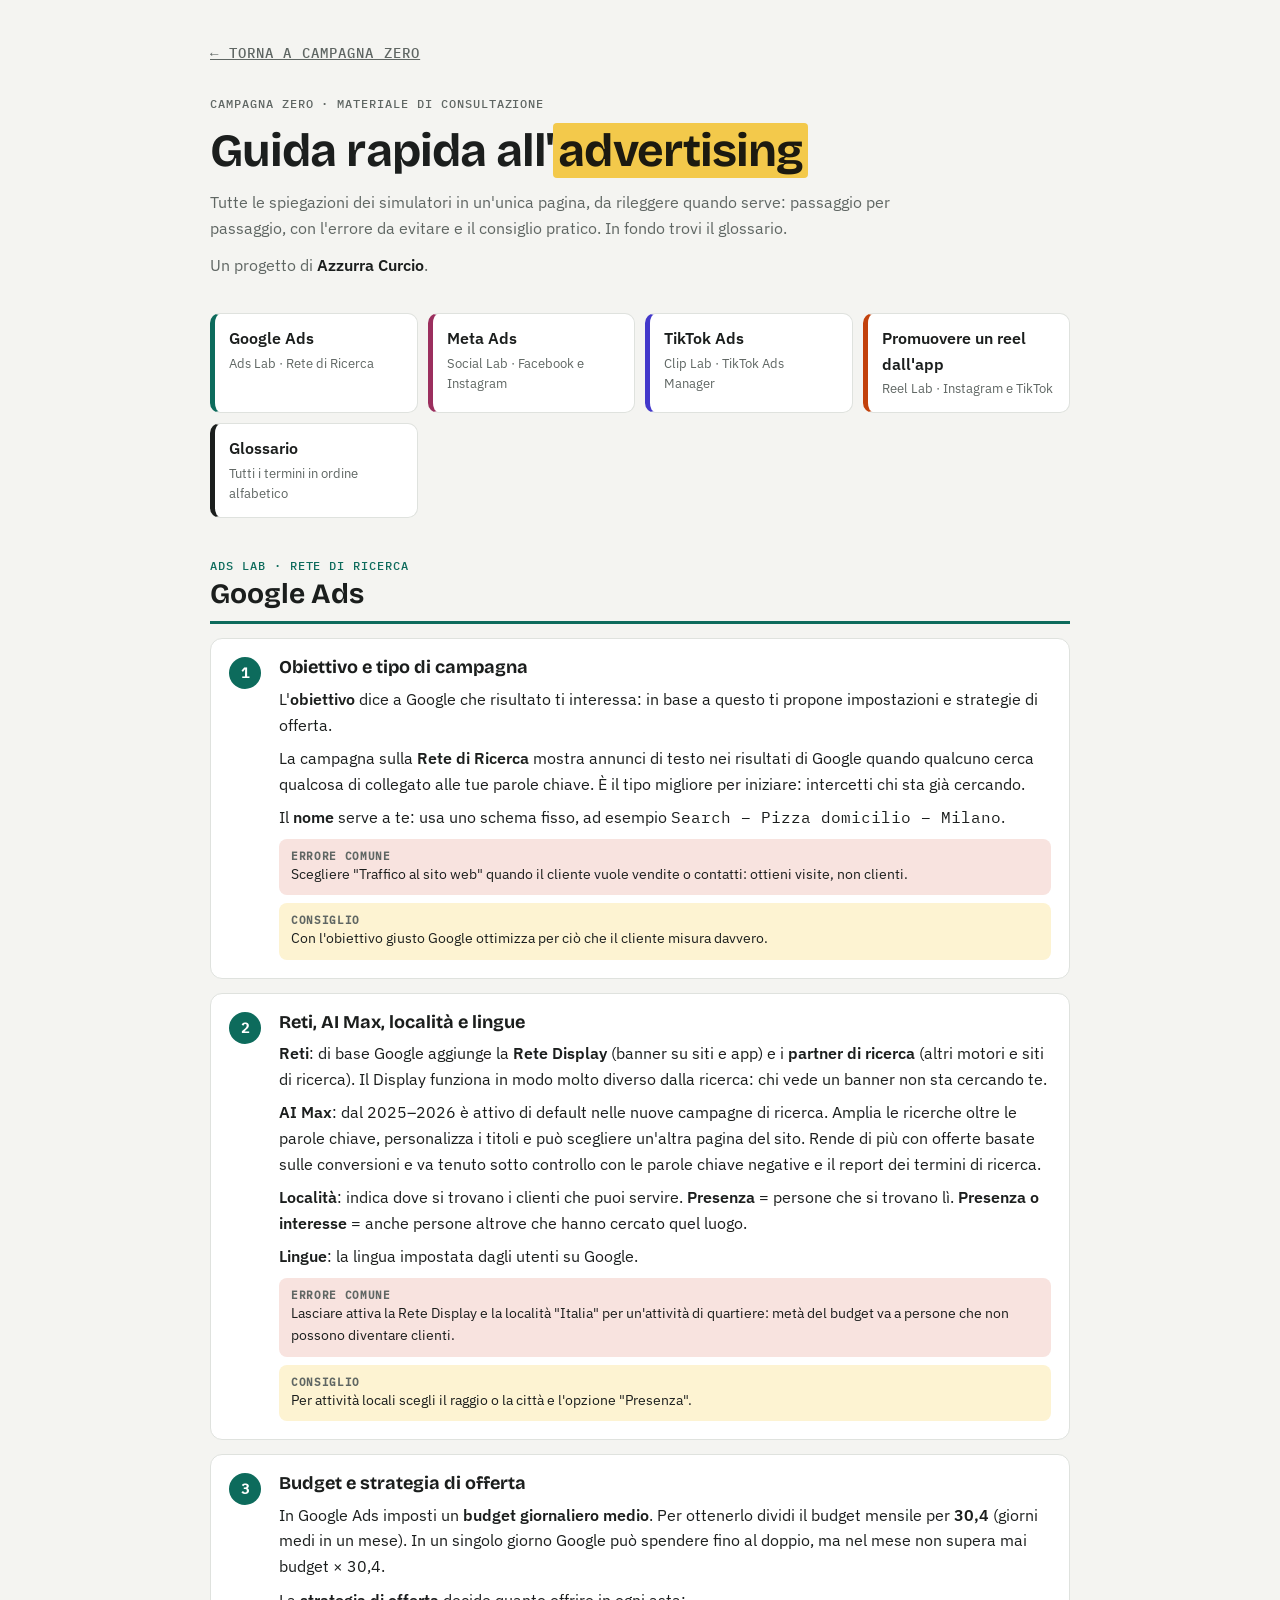
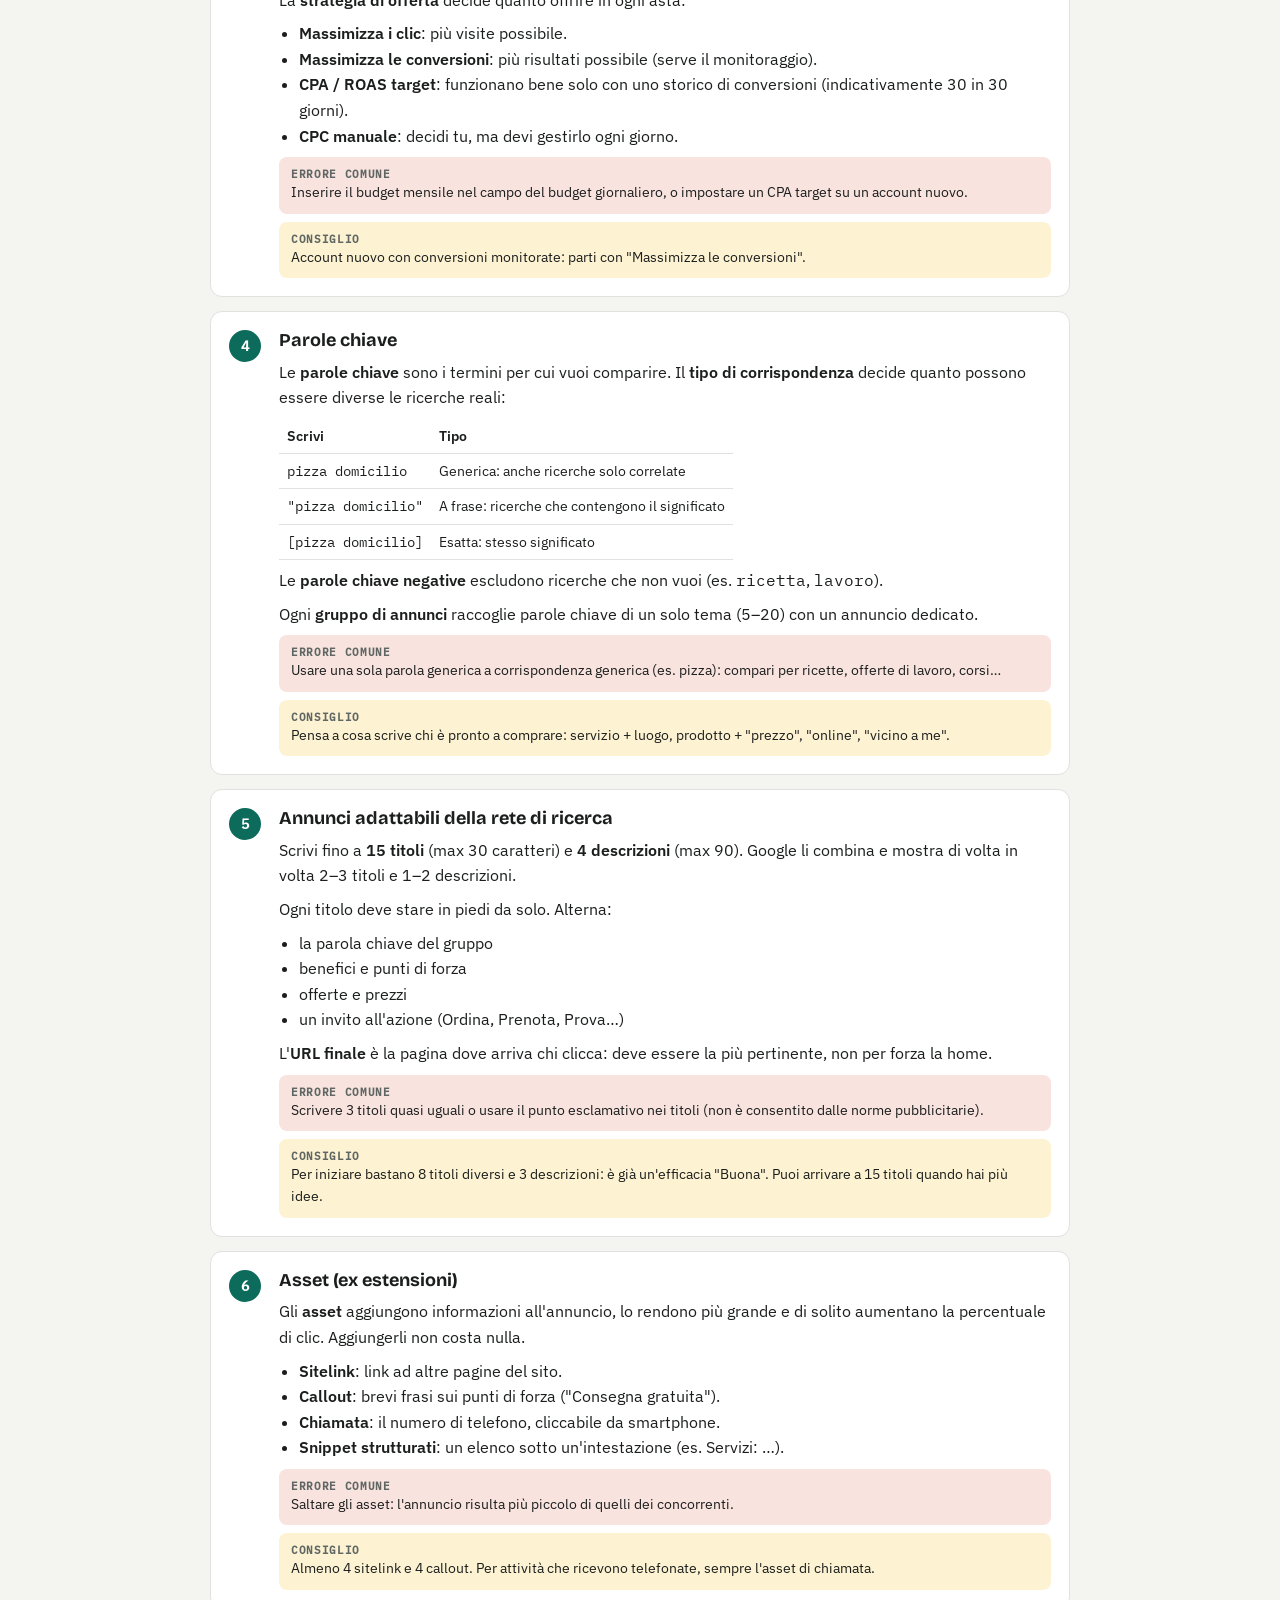
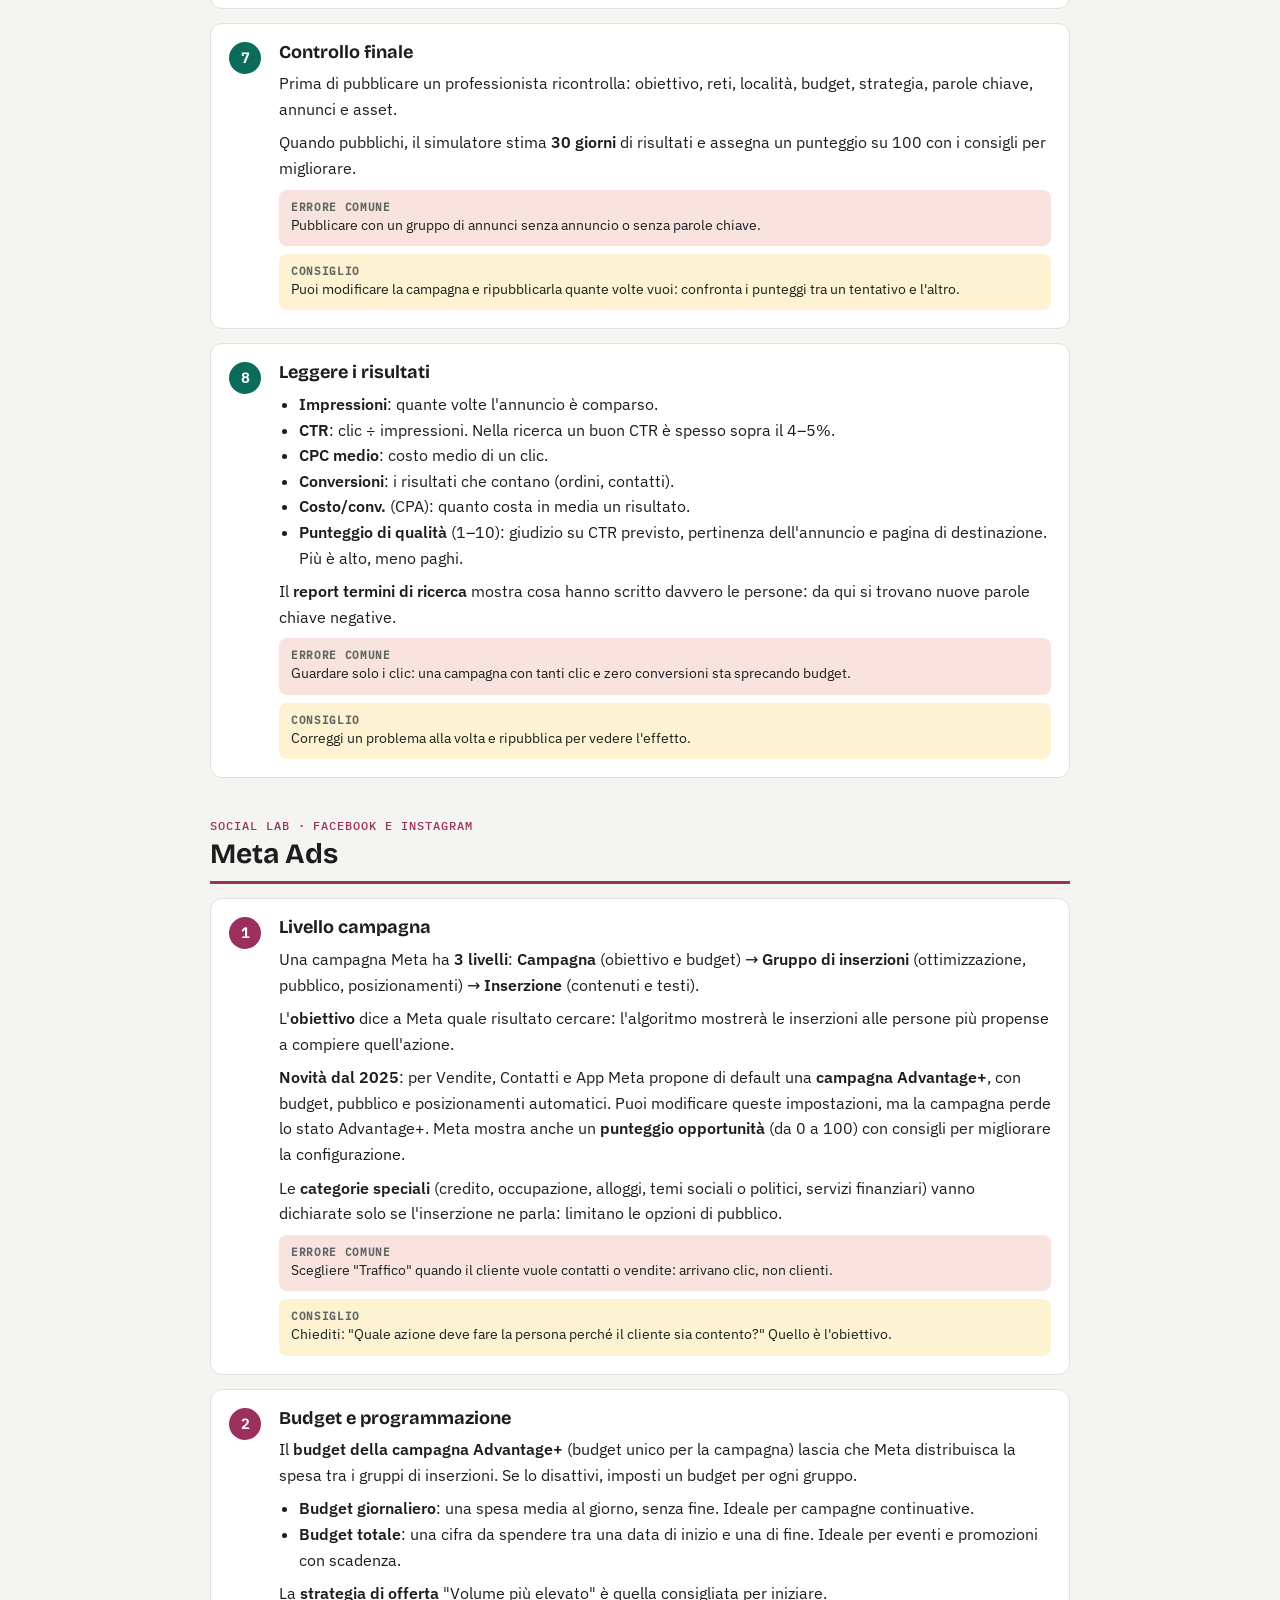
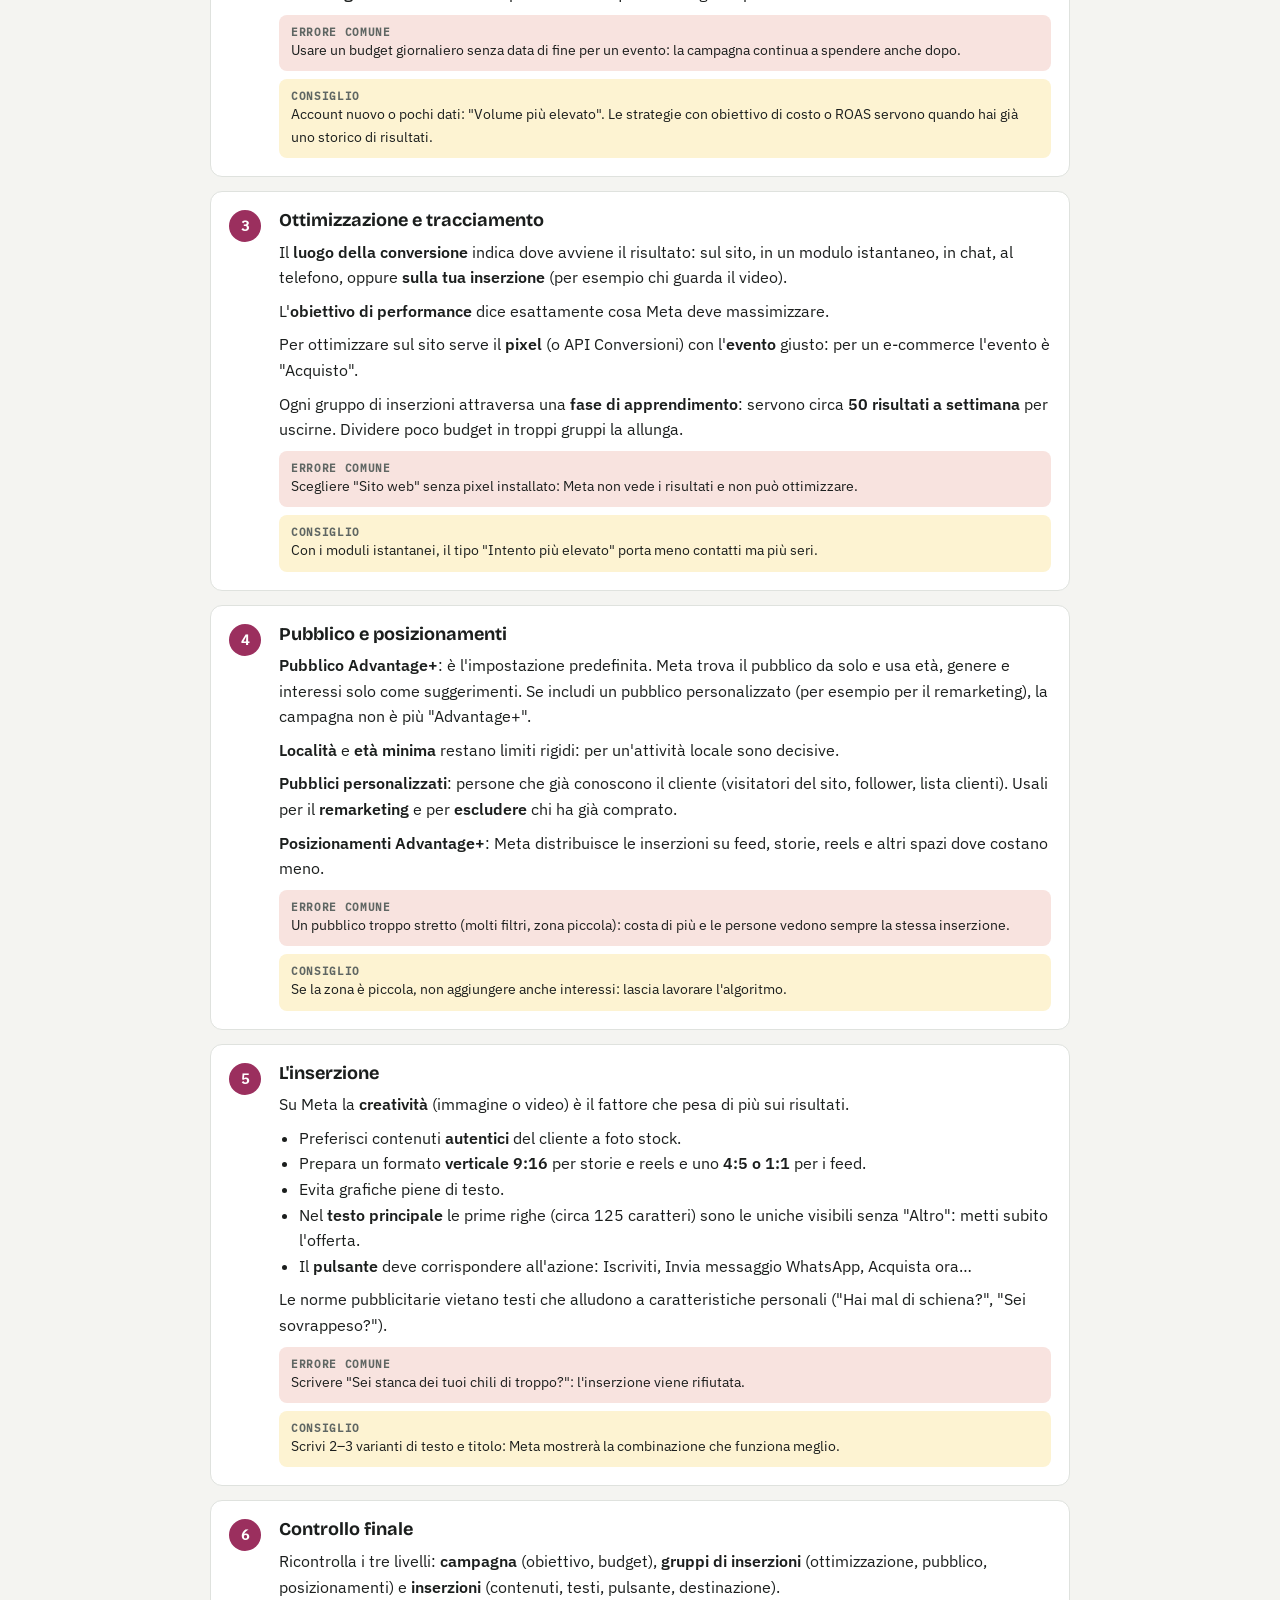
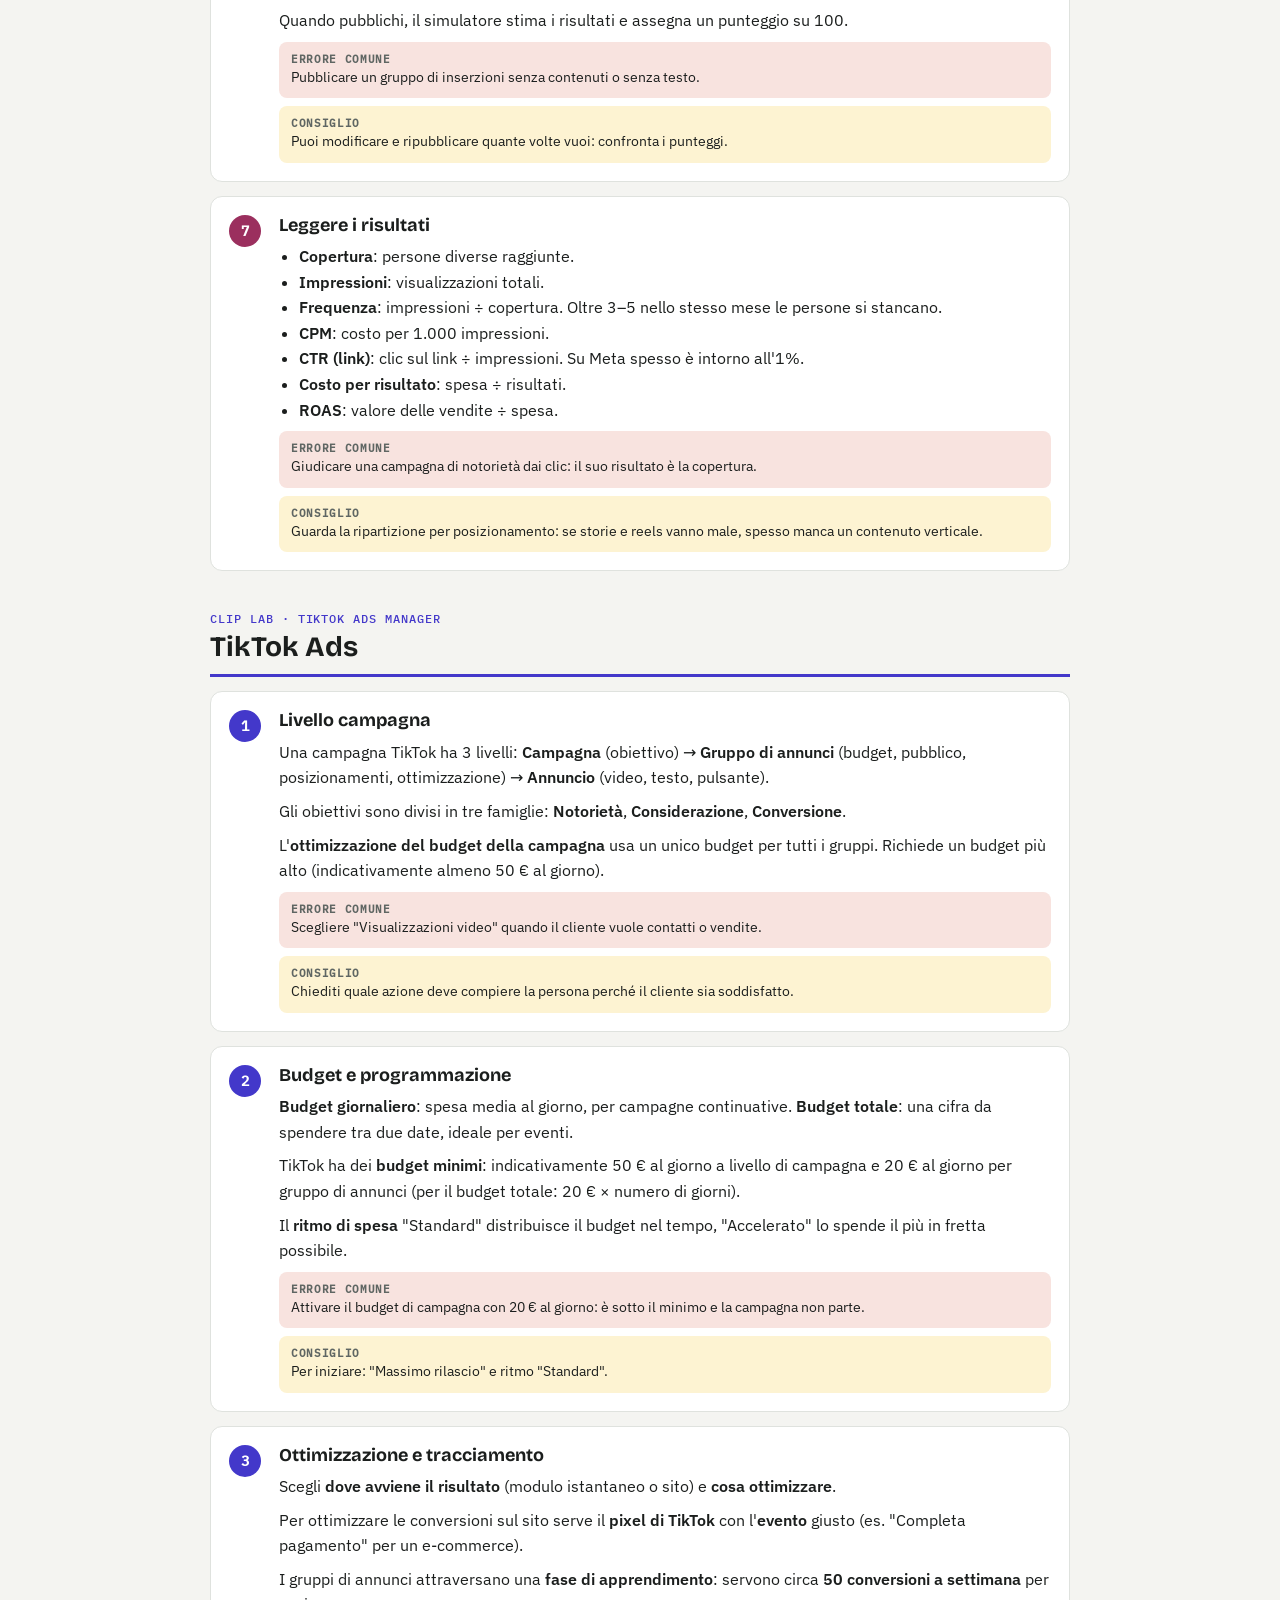
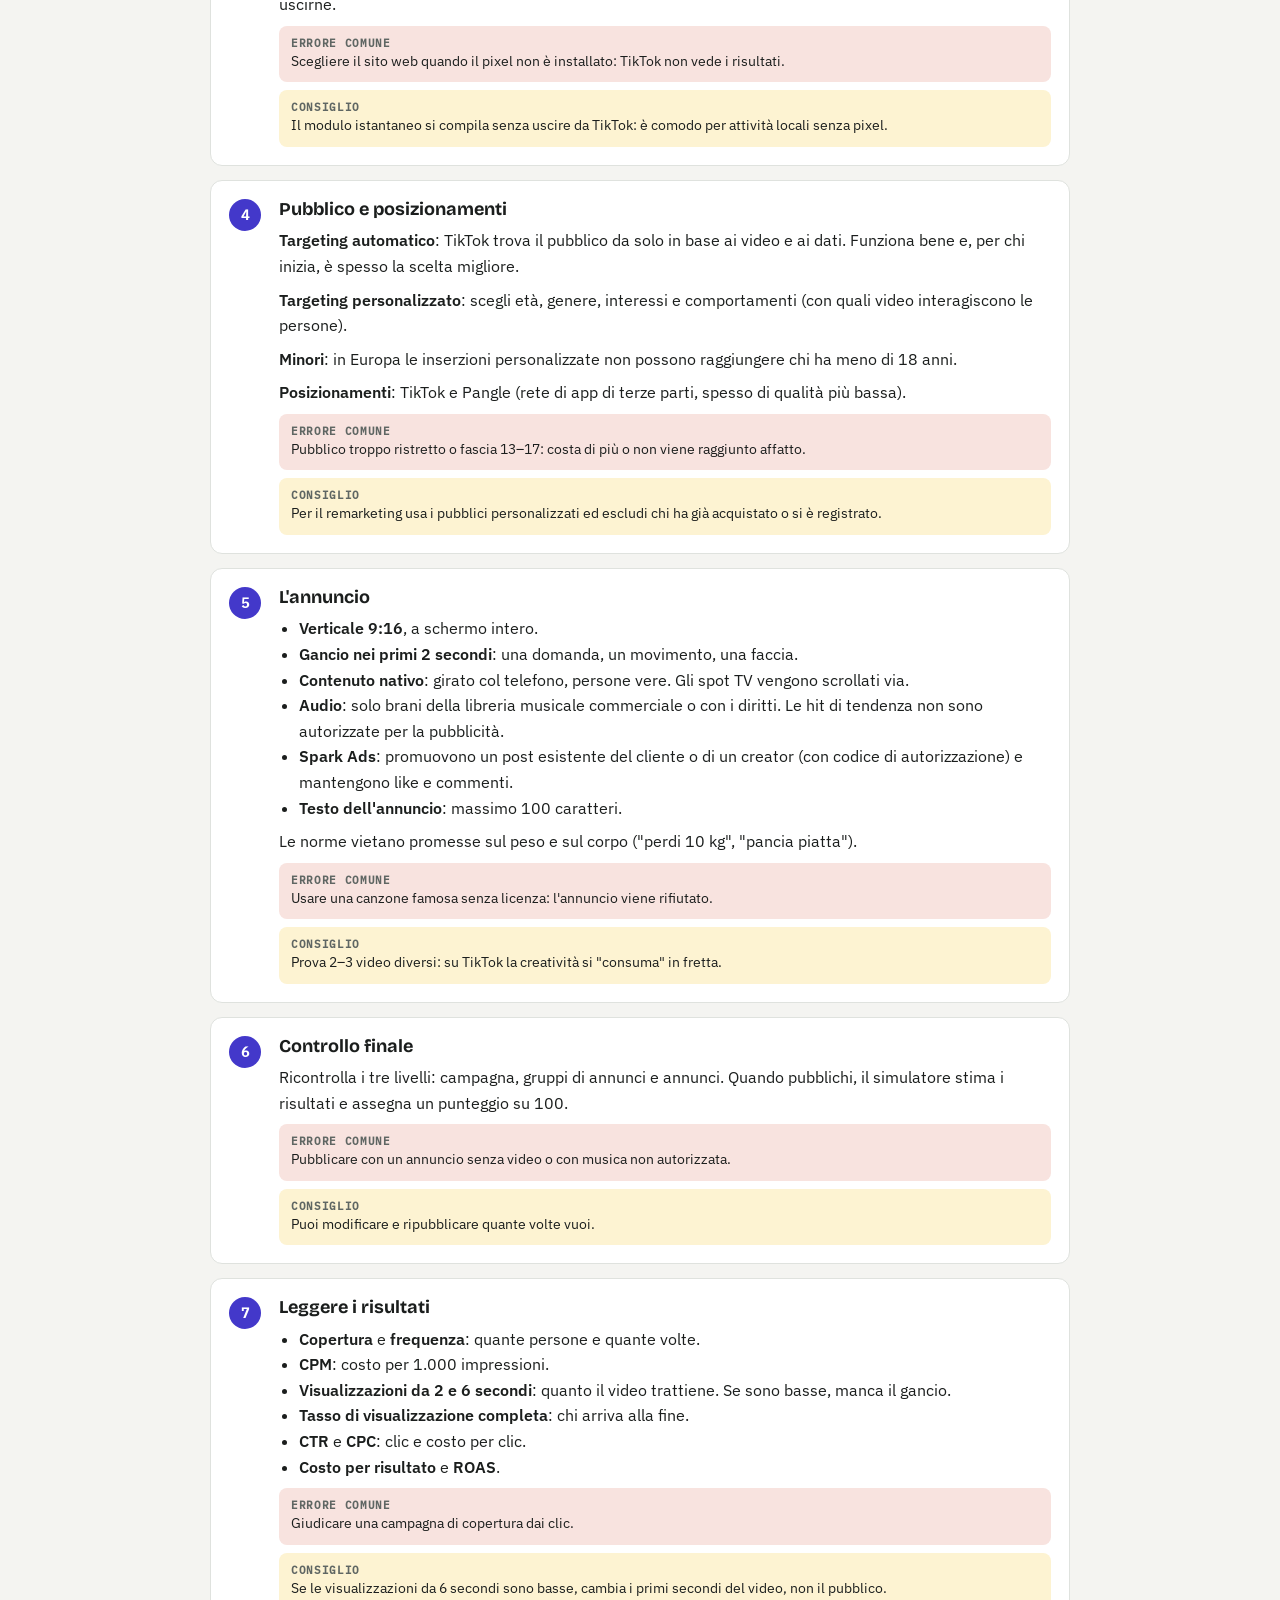
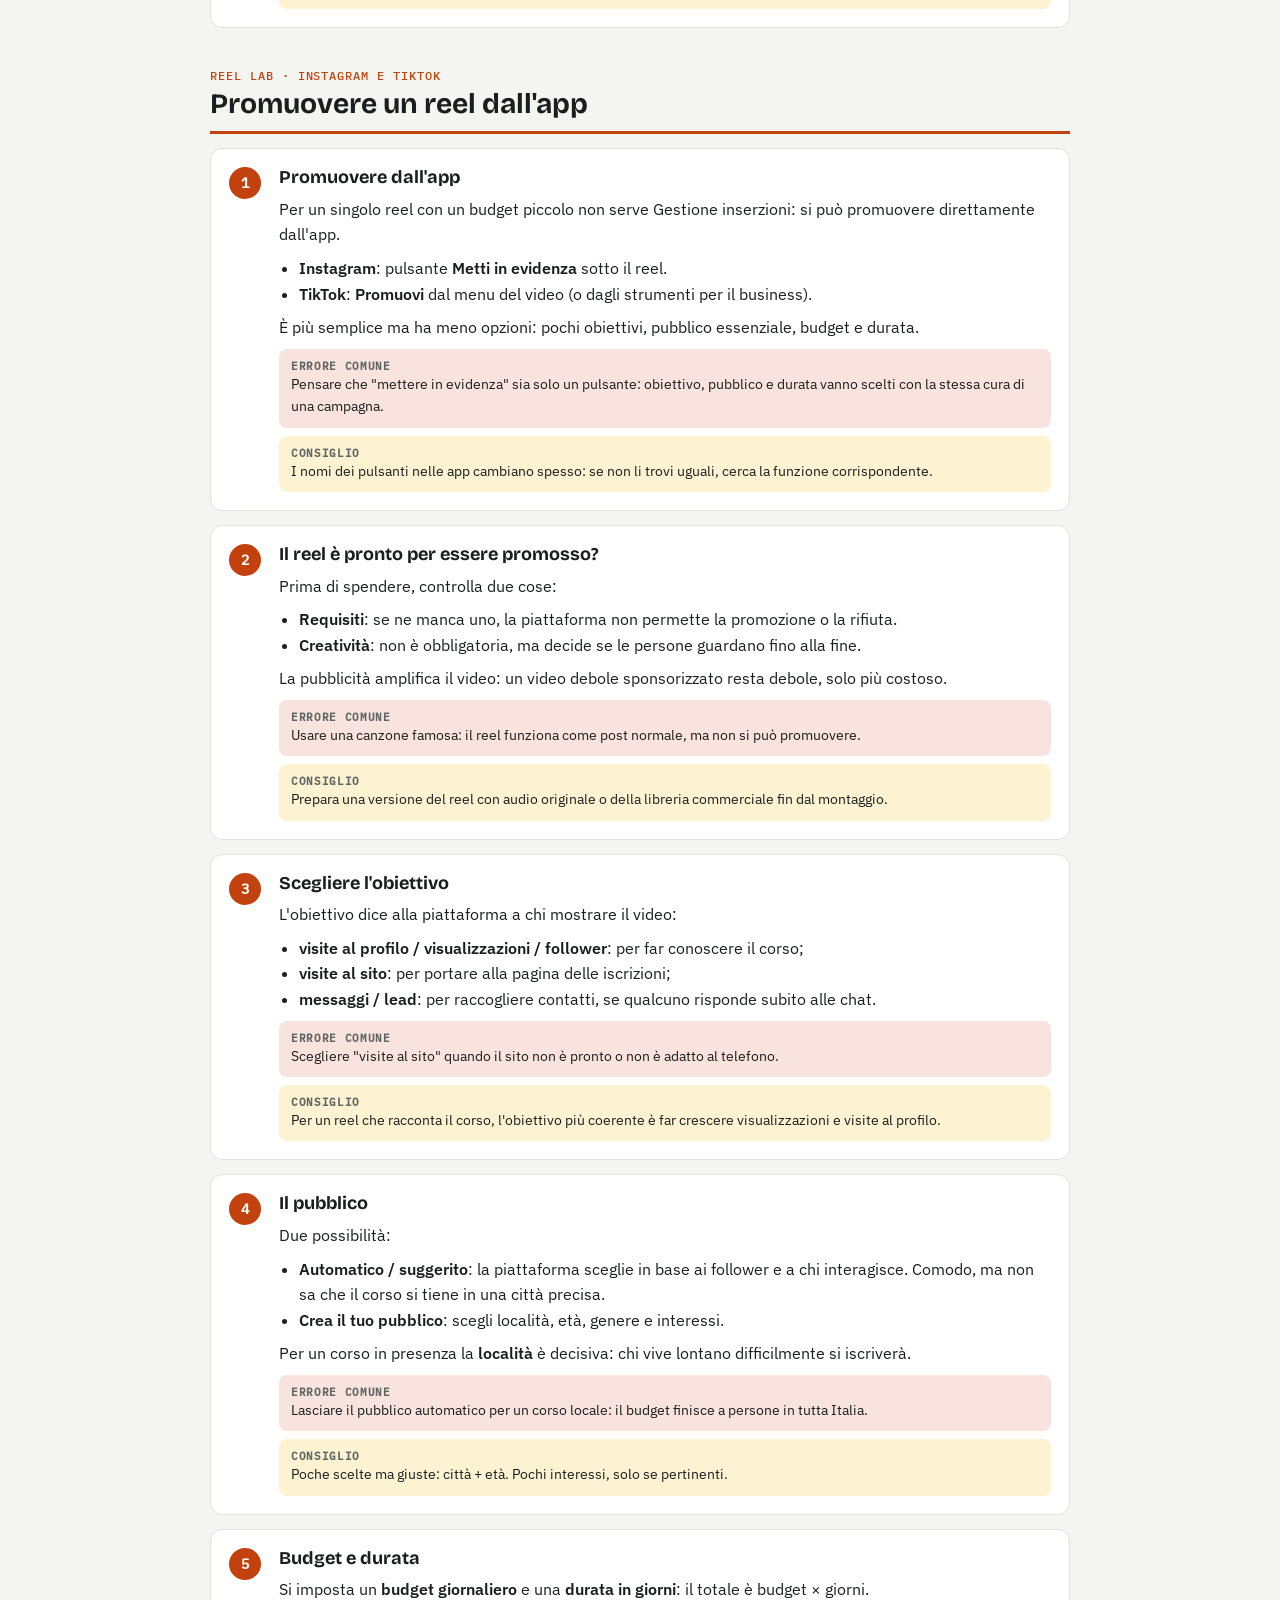
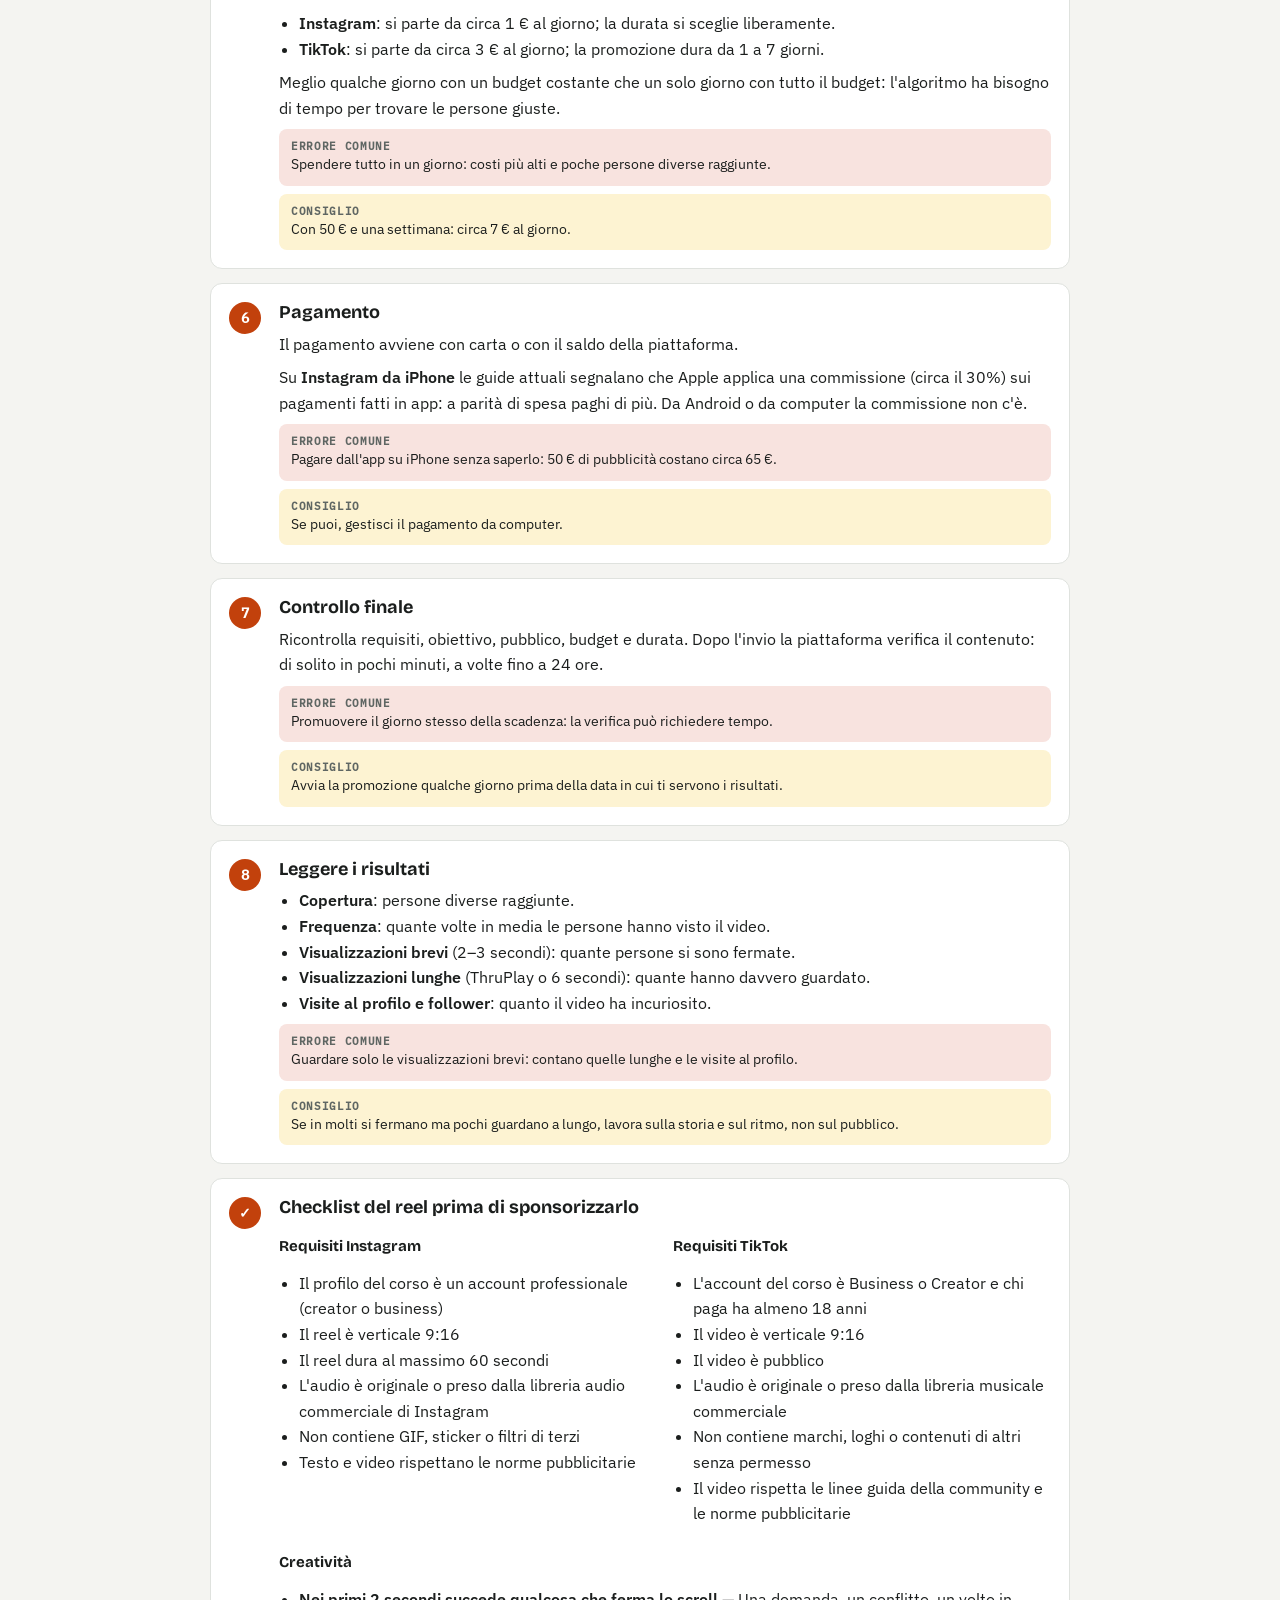
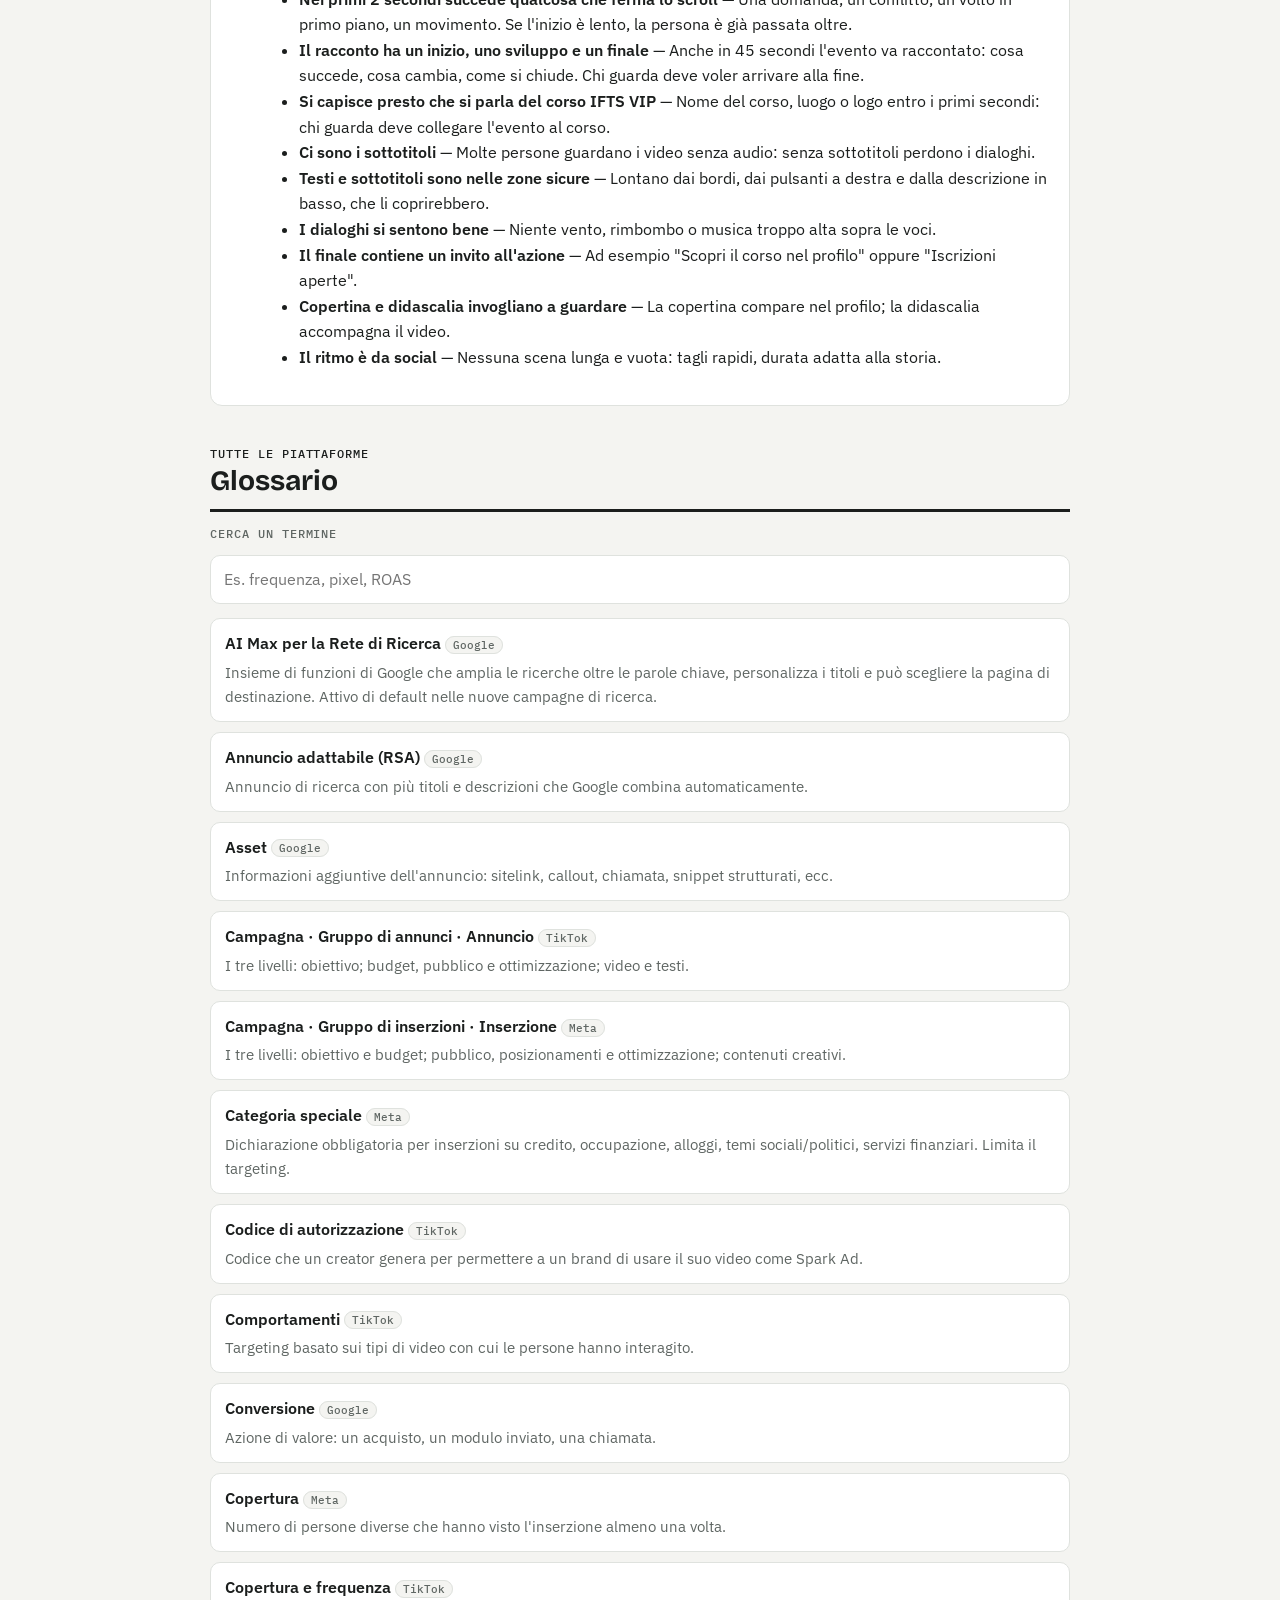
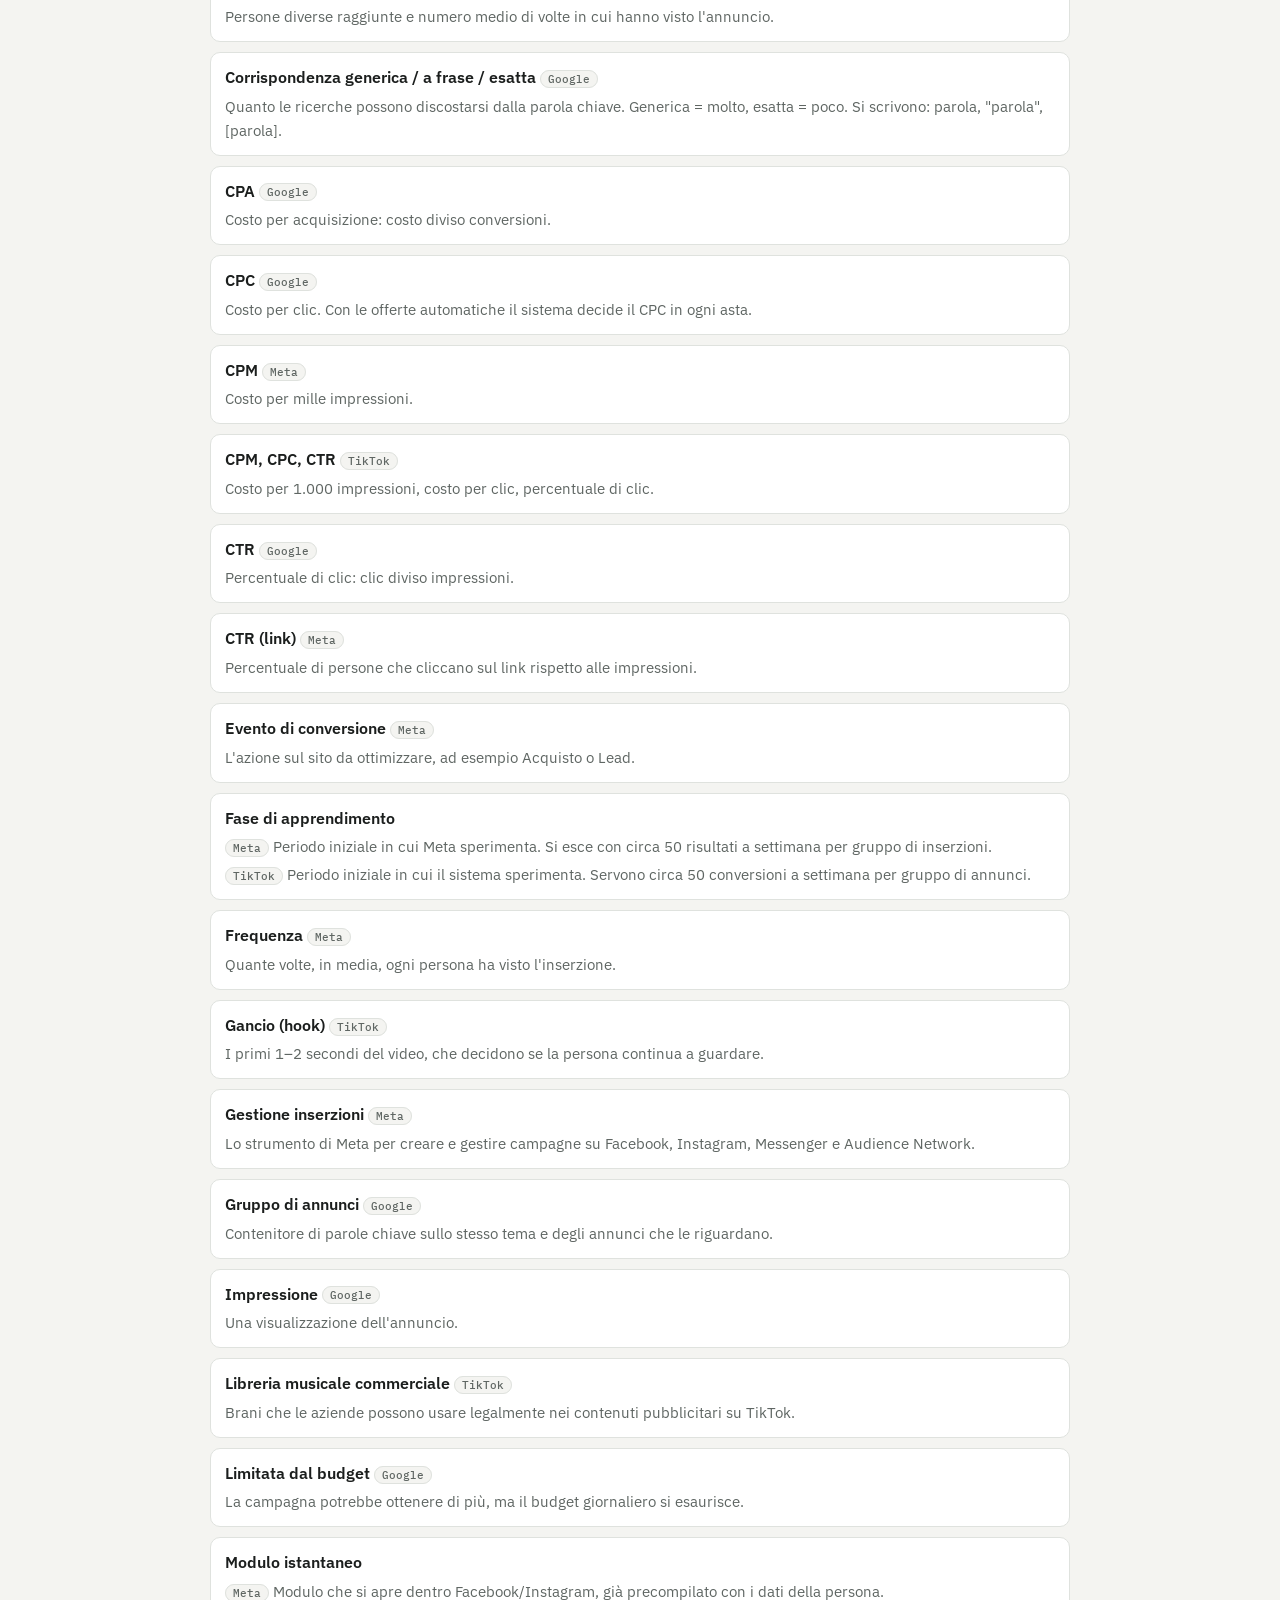
<file: guida.html>
<!DOCTYPE html>
<html lang="it">
<head>
<meta charset="utf-8">
<meta name="viewport" content="width=device-width, initial-scale=1">
<title>Campagna Zero guida rapida</title>
<link href="fonts/fonts.css" rel="stylesheet">
<style>
/* Layout: indice in alto · una sezione per piattaforma con i passaggi numerati · glossario cercabile */
:root{--paper:#f4f4f1;--surface:#fff;--ink:#1b1e1d;--muted:#5f6663;--line:#dfe2de;--mark:#f3c94b;--bad-soft:#f8e3df;--mark-soft:#fdf3d2;
 --f-display:"Bricolage Grotesque","Avenir Next",system-ui,sans-serif;--f-body:"IBM Plex Sans","Segoe UI",system-ui,sans-serif;--f-mono:"IBM Plex Mono",ui-monospace,monospace;color-scheme:light}
@media (prefers-color-scheme:dark){:root:not([data-theme="light"]){--paper:#121413;--surface:#1b1e1d;--ink:#e9ece9;--muted:#a0a8a4;--line:#2e3431;--bad-soft:#3a1d18;--mark-soft:#332b14;color-scheme:dark}}
:root[data-theme="dark"]{--paper:#121413;--surface:#1b1e1d;--ink:#e9ece9;--muted:#a0a8a4;--line:#2e3431;--bad-soft:#3a1d18;--mark-soft:#332b14;color-scheme:dark}
*{box-sizing:border-box}html,body{margin:0}
body{background:var(--paper);color:var(--ink);font:16px/1.6 var(--f-body)}
h1,h2,h3,h4{font-family:var(--f-display);line-height:1.2;margin:0;text-wrap:balance}
a{color:inherit}
.wrap{max-width:900px;margin:0 auto;padding:44px 20px 60px;display:flex;flex-direction:column;gap:34px}
.eyebrow,.eb{font:500 12px var(--f-mono);letter-spacing:.08em;text-transform:uppercase;color:var(--muted)}
h1{font-size:clamp(32px,5vw,46px);letter-spacing:-.02em}
mark{background:var(--mark);color:#1c1a10;padding:0 5px;border-radius:4px}
.intro{display:flex;flex-direction:column;gap:12px;max-width:68ch}.intro p{margin:0;color:var(--muted)}
.toc{display:grid;grid-template-columns:repeat(auto-fill,minmax(200px,1fr));gap:10px}
.toc a{text-decoration:none;background:var(--surface);border:1px solid var(--line);border-left:5px solid var(--c);border-radius:10px;padding:12px 14px;display:flex;flex-direction:column;gap:2px}
.toc a:hover{border-color:var(--c)}.toc span{font-size:13px;color:var(--muted)}
section{display:flex;flex-direction:column;gap:14px;scroll-margin-top:16px}
section > header{border-bottom:3px solid var(--c);padding-bottom:10px}
section > header .eb{color:var(--c)}
h2{font-size:28px}
.st{display:grid;grid-template-columns:36px 1fr;gap:14px;background:var(--surface);border:1px solid var(--line);border-radius:12px;padding:18px}
.st .num{width:32px;height:32px;border-radius:50%;background:var(--c);color:#fff;display:grid;place-items:center;font:600 14px var(--f-mono)}
.st h3{font-size:18px;margin-bottom:8px}.st h4{font-size:15px;margin:10px 0 4px}
.st .b p,.st .b ul,.st .b table{margin:0 0 8px}.st ul{padding-left:20px}
.st table{border-collapse:collapse;font-size:14px}.st th,.st td{border-bottom:1px solid var(--line);padding:6px 8px;text-align:left}
.st .e,.st .p{margin:8px 0 0;padding:10px 12px;border-radius:8px;font-size:14px}.st .e{background:var(--bad-soft)}.st .p{background:var(--mark-soft)}
.st .e b,.st .p b{display:block;font:600 11px var(--f-mono);letter-spacing:.06em;text-transform:uppercase;color:var(--muted)}
.mono{font-family:var(--f-mono)}
.cols{display:grid;grid-template-columns:1fr 1fr;gap:16px}
#q{width:100%;border:1px solid var(--line);background:var(--surface);border-radius:10px;padding:11px 13px;font:inherit;color:inherit}
#q:focus{outline:3px solid var(--mark)}
dl{margin:0;display:flex;flex-direction:column;gap:10px}
.gi{background:var(--surface);border:1px solid var(--line);border-radius:10px;padding:12px 14px}
dt{font-weight:600}dd{margin:4px 0 0;color:var(--muted);font-size:15px}
.tg{font:500 11px var(--f-mono);background:var(--paper);border:1px solid var(--line);border-radius:999px;padding:1px 7px;color:var(--muted);vertical-align:middle}
footer{border-top:1px solid var(--line);padding-top:18px;font-size:13px;color:var(--muted);display:flex;flex-direction:column;gap:6px}footer b{color:var(--ink)}
.top{display:inline-flex;font-size:14px}
@media (max-width:640px){.wrap{padding:28px 16px 40px;gap:26px}.st{grid-template-columns:1fr;padding:16px}.cols{grid-template-columns:1fr}h2{font-size:23px}}
@media print{.toc,#q,.top{display:none}.st{break-inside:avoid}body{background:#fff}}
</style>
</head>
<body>
<div class="wrap">
 <a class="top eyebrow" href="index.html">← Torna a Campagna Zero</a>
 <header class="intro"><span class="eyebrow">Campagna Zero · Materiale di consultazione</span><h1>Guida rapida all'<mark>advertising</mark></h1>
 <p>Tutte le spiegazioni dei simulatori in un'unica pagina, da rileggere quando serve: passaggio per passaggio, con l'errore da evitare e il consiglio pratico. In fondo trovi il glossario.</p>
 <p>Un progetto di <b style="color:var(--ink)">Azzurra Curcio</b>.</p></header>
 <nav class="toc" aria-label="Indice"><a href="#google" style="--c:#0d6b5c"><b>Google Ads</b><span>Ads Lab · Rete di Ricerca</span></a><a href="#meta" style="--c:#9b2f5e"><b>Meta Ads</b><span>Social Lab · Facebook e Instagram</span></a><a href="#tiktok" style="--c:#4338ca"><b>TikTok Ads</b><span>Clip Lab · TikTok Ads Manager</span></a><a href="#app" style="--c:#c2410c"><b>Promuovere un reel dall&#x27;app</b><span>Reel Lab · Instagram e TikTok</span></a><a href="#glossario" style="--c:#1b1e1d"><b>Glossario</b><span>Tutti i termini in ordine alfabetico</span></a></nav>
 <section id="google" style="--c:#0d6b5c"><header><span class="eb">Ads Lab · Rete di Ricerca</span><h2>Google Ads</h2></header><article class="st"><span class="num">1</span><div><h3>Obiettivo e tipo di campagna</h3><div class="b"><p>L'<b>obiettivo</b> dice a Google che risultato ti interessa: in base a questo ti propone impostazioni e strategie di offerta.</p><p>La campagna sulla <b>Rete di Ricerca</b> mostra annunci di testo nei risultati di Google quando qualcuno cerca qualcosa di collegato alle tue parole chiave. È il tipo migliore per iniziare: intercetti chi sta già cercando.</p><p>Il <b>nome</b> serve a te: usa uno schema fisso, ad esempio <span class="mono">Search – Pizza domicilio – Milano</span>.</p></div><p class="e"><b>Errore comune</b>Scegliere "Traffico al sito web" quando il cliente vuole vendite o contatti: ottieni visite, non clienti.</p><p class="p"><b>Consiglio</b>Con l'obiettivo giusto Google ottimizza per ciò che il cliente misura davvero.</p></div></article><article class="st"><span class="num">2</span><div><h3>Reti, AI Max, località e lingue</h3><div class="b"><p><b>Reti</b>: di base Google aggiunge la <b>Rete Display</b> (banner su siti e app) e i <b>partner di ricerca</b> (altri motori e siti di ricerca). Il Display funziona in modo molto diverso dalla ricerca: chi vede un banner non sta cercando te.</p><p><b>AI Max</b>: dal 2025–2026 è attivo di default nelle nuove campagne di ricerca. Amplia le ricerche oltre le parole chiave, personalizza i titoli e può scegliere un'altra pagina del sito. Rende di più con offerte basate sulle conversioni e va tenuto sotto controllo con le parole chiave negative e il report dei termini di ricerca.</p><p><b>Località</b>: indica dove si trovano i clienti che puoi servire. <b>Presenza</b> = persone che si trovano lì. <b>Presenza o interesse</b> = anche persone altrove che hanno cercato quel luogo.</p><p><b>Lingue</b>: la lingua impostata dagli utenti su Google.</p></div><p class="e"><b>Errore comune</b>Lasciare attiva la Rete Display e la località "Italia" per un'attività di quartiere: metà del budget va a persone che non possono diventare clienti.</p><p class="p"><b>Consiglio</b>Per attività locali scegli il raggio o la città e l'opzione "Presenza".</p></div></article><article class="st"><span class="num">3</span><div><h3>Budget e strategia di offerta</h3><div class="b"><p>In Google Ads imposti un <b>budget giornaliero medio</b>. Per ottenerlo dividi il budget mensile per <b>30,4</b> (giorni medi in un mese). In un singolo giorno Google può spendere fino al doppio, ma nel mese non supera mai budget × 30,4.</p><p>La <b>strategia di offerta</b> decide quanto offrire in ogni asta:</p><ul><li><b>Massimizza i clic</b>: più visite possibile.</li><li><b>Massimizza le conversioni</b>: più risultati possibile (serve il monitoraggio).</li><li><b>CPA / ROAS target</b>: funzionano bene solo con uno storico di conversioni (indicativamente 30 in 30 giorni).</li><li><b>CPC manuale</b>: decidi tu, ma devi gestirlo ogni giorno.</li></ul></div><p class="e"><b>Errore comune</b>Inserire il budget mensile nel campo del budget giornaliero, o impostare un CPA target su un account nuovo.</p><p class="p"><b>Consiglio</b>Account nuovo con conversioni monitorate: parti con "Massimizza le conversioni".</p></div></article><article class="st"><span class="num">4</span><div><h3>Parole chiave</h3><div class="b"><p>Le <b>parole chiave</b> sono i termini per cui vuoi comparire. Il <b>tipo di corrispondenza</b> decide quanto possono essere diverse le ricerche reali:</p><table><tr><th>Scrivi</th><th>Tipo</th></tr><tr><td class="mono">pizza domicilio</td><td>Generica: anche ricerche solo correlate</td></tr><tr><td class="mono">"pizza domicilio"</td><td>A frase: ricerche che contengono il significato</td></tr><tr><td class="mono">[pizza domicilio]</td><td>Esatta: stesso significato</td></tr></table><p>Le <b>parole chiave negative</b> escludono ricerche che non vuoi (es. <span class="mono">ricetta</span>, <span class="mono">lavoro</span>).</p><p>Ogni <b>gruppo di annunci</b> raccoglie parole chiave di un solo tema (5–20) con un annuncio dedicato.</p></div><p class="e"><b>Errore comune</b>Usare una sola parola generica a corrispondenza generica (es. pizza): compari per ricette, offerte di lavoro, corsi…</p><p class="p"><b>Consiglio</b>Pensa a cosa scrive chi è pronto a comprare: servizio + luogo, prodotto + "prezzo", "online", "vicino a me".</p></div></article><article class="st"><span class="num">5</span><div><h3>Annunci adattabili della rete di ricerca</h3><div class="b"><p>Scrivi fino a <b>15 titoli</b> (max 30 caratteri) e <b>4 descrizioni</b> (max 90). Google li combina e mostra di volta in volta 2–3 titoli e 1–2 descrizioni.</p><p>Ogni titolo deve stare in piedi da solo. Alterna:</p><ul><li>la parola chiave del gruppo</li><li>benefici e punti di forza</li><li>offerte e prezzi</li><li>un invito all'azione (Ordina, Prenota, Prova…)</li></ul><p>L'<b>URL finale</b> è la pagina dove arriva chi clicca: deve essere la più pertinente, non per forza la home.</p></div><p class="e"><b>Errore comune</b>Scrivere 3 titoli quasi uguali o usare il punto esclamativo nei titoli (non è consentito dalle norme pubblicitarie).</p><p class="p"><b>Consiglio</b>Per iniziare bastano 8 titoli diversi e 3 descrizioni: è già un&#x27;efficacia "Buona". Puoi arrivare a 15 titoli quando hai più idee.</p></div></article><article class="st"><span class="num">6</span><div><h3>Asset (ex estensioni)</h3><div class="b"><p>Gli <b>asset</b> aggiungono informazioni all'annuncio, lo rendono più grande e di solito aumentano la percentuale di clic. Aggiungerli non costa nulla.</p><ul><li><b>Sitelink</b>: link ad altre pagine del sito.</li><li><b>Callout</b>: brevi frasi sui punti di forza ("Consegna gratuita").</li><li><b>Chiamata</b>: il numero di telefono, cliccabile da smartphone.</li><li><b>Snippet strutturati</b>: un elenco sotto un'intestazione (es. Servizi: …).</li></ul></div><p class="e"><b>Errore comune</b>Saltare gli asset: l'annuncio risulta più piccolo di quelli dei concorrenti.</p><p class="p"><b>Consiglio</b>Almeno 4 sitelink e 4 callout. Per attività che ricevono telefonate, sempre l'asset di chiamata.</p></div></article><article class="st"><span class="num">7</span><div><h3>Controllo finale</h3><div class="b"><p>Prima di pubblicare un professionista ricontrolla: obiettivo, reti, località, budget, strategia, parole chiave, annunci e asset.</p><p>Quando pubblichi, il simulatore stima <b>30 giorni</b> di risultati e assegna un punteggio su 100 con i consigli per migliorare.</p></div><p class="e"><b>Errore comune</b>Pubblicare con un gruppo di annunci senza annuncio o senza parole chiave.</p><p class="p"><b>Consiglio</b>Puoi modificare la campagna e ripubblicarla quante volte vuoi: confronta i punteggi tra un tentativo e l'altro.</p></div></article><article class="st"><span class="num">8</span><div><h3>Leggere i risultati</h3><div class="b"><ul><li><b>Impressioni</b>: quante volte l'annuncio è comparso.</li><li><b>CTR</b>: clic ÷ impressioni. Nella ricerca un buon CTR è spesso sopra il 4–5%.</li><li><b>CPC medio</b>: costo medio di un clic.</li><li><b>Conversioni</b>: i risultati che contano (ordini, contatti).</li><li><b>Costo/conv.</b> (CPA): quanto costa in media un risultato.</li><li><b>Punteggio di qualità</b> (1–10): giudizio su CTR previsto, pertinenza dell'annuncio e pagina di destinazione. Più è alto, meno paghi.</li></ul><p>Il <b>report termini di ricerca</b> mostra cosa hanno scritto davvero le persone: da qui si trovano nuove parole chiave negative.</p></div><p class="e"><b>Errore comune</b>Guardare solo i clic: una campagna con tanti clic e zero conversioni sta sprecando budget.</p><p class="p"><b>Consiglio</b>Correggi un problema alla volta e ripubblica per vedere l'effetto.</p></div></article></section><section id="meta" style="--c:#9b2f5e"><header><span class="eb">Social Lab · Facebook e Instagram</span><h2>Meta Ads</h2></header><article class="st"><span class="num">1</span><div><h3>Livello campagna</h3><div class="b"><p>Una campagna Meta ha <b>3 livelli</b>: <b>Campagna</b> (obiettivo e budget) → <b>Gruppo di inserzioni</b> (ottimizzazione, pubblico, posizionamenti) → <b>Inserzione</b> (contenuti e testi).</p><p>L'<b>obiettivo</b> dice a Meta quale risultato cercare: l'algoritmo mostrerà le inserzioni alle persone più propense a compiere quell'azione.</p><p><b>Novità dal 2025</b>: per Vendite, Contatti e App Meta propone di default una <b>campagna Advantage+</b>, con budget, pubblico e posizionamenti automatici. Puoi modificare queste impostazioni, ma la campagna perde lo stato Advantage+. Meta mostra anche un <b>punteggio opportunità</b> (da 0 a 100) con consigli per migliorare la configurazione.</p><p>Le <b>categorie speciali</b> (credito, occupazione, alloggi, temi sociali o politici, servizi finanziari) vanno dichiarate solo se l'inserzione ne parla: limitano le opzioni di pubblico.</p></div><p class="e"><b>Errore comune</b>Scegliere "Traffico" quando il cliente vuole contatti o vendite: arrivano clic, non clienti.</p><p class="p"><b>Consiglio</b>Chiediti: "Quale azione deve fare la persona perché il cliente sia contento?" Quello è l'obiettivo.</p></div></article><article class="st"><span class="num">2</span><div><h3>Budget e programmazione</h3><div class="b"><p>Il <b>budget della campagna Advantage+</b> (budget unico per la campagna) lascia che Meta distribuisca la spesa tra i gruppi di inserzioni. Se lo disattivi, imposti un budget per ogni gruppo.</p><ul><li><b>Budget giornaliero</b>: una spesa media al giorno, senza fine. Ideale per campagne continuative.</li><li><b>Budget totale</b>: una cifra da spendere tra una data di inizio e una di fine. Ideale per eventi e promozioni con scadenza.</li></ul><p>La <b>strategia di offerta</b> "Volume più elevato" è quella consigliata per iniziare.</p></div><p class="e"><b>Errore comune</b>Usare un budget giornaliero senza data di fine per un evento: la campagna continua a spendere anche dopo.</p><p class="p"><b>Consiglio</b>Account nuovo o pochi dati: "Volume più elevato". Le strategie con obiettivo di costo o ROAS servono quando hai già uno storico di risultati.</p></div></article><article class="st"><span class="num">3</span><div><h3>Ottimizzazione e tracciamento</h3><div class="b"><p>Il <b>luogo della conversione</b> indica dove avviene il risultato: sul sito, in un modulo istantaneo, in chat, al telefono, oppure <b>sulla tua inserzione</b> (per esempio chi guarda il video).</p><p>L'<b>obiettivo di performance</b> dice esattamente cosa Meta deve massimizzare.</p><p>Per ottimizzare sul sito serve il <b>pixel</b> (o API Conversioni) con l'<b>evento</b> giusto: per un e-commerce l'evento è "Acquisto".</p><p>Ogni gruppo di inserzioni attraversa una <b>fase di apprendimento</b>: servono circa <b>50 risultati a settimana</b> per uscirne. Dividere poco budget in troppi gruppi la allunga.</p></div><p class="e"><b>Errore comune</b>Scegliere "Sito web" senza pixel installato: Meta non vede i risultati e non può ottimizzare.</p><p class="p"><b>Consiglio</b>Con i moduli istantanei, il tipo "Intento più elevato" porta meno contatti ma più seri.</p></div></article><article class="st"><span class="num">4</span><div><h3>Pubblico e posizionamenti</h3><div class="b"><p><b>Pubblico Advantage+</b>: è l'impostazione predefinita. Meta trova il pubblico da solo e usa età, genere e interessi solo come suggerimenti. Se includi un pubblico personalizzato (per esempio per il remarketing), la campagna non è più "Advantage+".</p><p><b>Località</b> e <b>età minima</b> restano limiti rigidi: per un'attività locale sono decisive.</p><p><b>Pubblici personalizzati</b>: persone che già conoscono il cliente (visitatori del sito, follower, lista clienti). Usali per il <b>remarketing</b> e per <b>escludere</b> chi ha già comprato.</p><p><b>Posizionamenti Advantage+</b>: Meta distribuisce le inserzioni su feed, storie, reels e altri spazi dove costano meno.</p></div><p class="e"><b>Errore comune</b>Un pubblico troppo stretto (molti filtri, zona piccola): costa di più e le persone vedono sempre la stessa inserzione.</p><p class="p"><b>Consiglio</b>Se la zona è piccola, non aggiungere anche interessi: lascia lavorare l'algoritmo.</p></div></article><article class="st"><span class="num">5</span><div><h3>L'inserzione</h3><div class="b"><p>Su Meta la <b>creatività</b> (immagine o video) è il fattore che pesa di più sui risultati.</p><ul><li>Preferisci contenuti <b>autentici</b> del cliente a foto stock.</li><li>Prepara un formato <b>verticale 9:16</b> per storie e reels e uno <b>4:5 o 1:1</b> per i feed.</li><li>Evita grafiche piene di testo.</li><li>Nel <b>testo principale</b> le prime righe (circa 125 caratteri) sono le uniche visibili senza "Altro": metti subito l'offerta.</li><li>Il <b>pulsante</b> deve corrispondere all'azione: Iscriviti, Invia messaggio WhatsApp, Acquista ora…</li></ul><p>Le norme pubblicitarie vietano testi che alludono a caratteristiche personali ("Hai mal di schiena?", "Sei sovrappeso?").</p></div><p class="e"><b>Errore comune</b>Scrivere "Sei stanca dei tuoi chili di troppo?": l'inserzione viene rifiutata.</p><p class="p"><b>Consiglio</b>Scrivi 2–3 varianti di testo e titolo: Meta mostrerà la combinazione che funziona meglio.</p></div></article><article class="st"><span class="num">6</span><div><h3>Controllo finale</h3><div class="b"><p>Ricontrolla i tre livelli: <b>campagna</b> (obiettivo, budget), <b>gruppi di inserzioni</b> (ottimizzazione, pubblico, posizionamenti) e <b>inserzioni</b> (contenuti, testi, pulsante, destinazione).</p><p>Quando pubblichi, il simulatore stima i risultati e assegna un punteggio su 100.</p></div><p class="e"><b>Errore comune</b>Pubblicare un gruppo di inserzioni senza contenuti o senza testo.</p><p class="p"><b>Consiglio</b>Puoi modificare e ripubblicare quante volte vuoi: confronta i punteggi.</p></div></article><article class="st"><span class="num">7</span><div><h3>Leggere i risultati</h3><div class="b"><ul><li><b>Copertura</b>: persone diverse raggiunte.</li><li><b>Impressioni</b>: visualizzazioni totali.</li><li><b>Frequenza</b>: impressioni ÷ copertura. Oltre 3–5 nello stesso mese le persone si stancano.</li><li><b>CPM</b>: costo per 1.000 impressioni.</li><li><b>CTR (link)</b>: clic sul link ÷ impressioni. Su Meta spesso è intorno all'1%.</li><li><b>Costo per risultato</b>: spesa ÷ risultati.</li><li><b>ROAS</b>: valore delle vendite ÷ spesa.</li></ul></div><p class="e"><b>Errore comune</b>Giudicare una campagna di notorietà dai clic: il suo risultato è la copertura.</p><p class="p"><b>Consiglio</b>Guarda la ripartizione per posizionamento: se storie e reels vanno male, spesso manca un contenuto verticale.</p></div></article></section><section id="tiktok" style="--c:#4338ca"><header><span class="eb">Clip Lab · TikTok Ads Manager</span><h2>TikTok Ads</h2></header><article class="st"><span class="num">1</span><div><h3>Livello campagna</h3><div class="b"><p>Una campagna TikTok ha 3 livelli: <b>Campagna</b> (obiettivo) → <b>Gruppo di annunci</b> (budget, pubblico, posizionamenti, ottimizzazione) → <b>Annuncio</b> (video, testo, pulsante).</p><p>Gli obiettivi sono divisi in tre famiglie: <b>Notorietà</b>, <b>Considerazione</b>, <b>Conversione</b>.</p><p>L'<b>ottimizzazione del budget della campagna</b> usa un unico budget per tutti i gruppi. Richiede un budget più alto (indicativamente almeno 50 € al giorno).</p></div><p class="e"><b>Errore comune</b>Scegliere "Visualizzazioni video" quando il cliente vuole contatti o vendite.</p><p class="p"><b>Consiglio</b>Chiediti quale azione deve compiere la persona perché il cliente sia soddisfatto.</p></div></article><article class="st"><span class="num">2</span><div><h3>Budget e programmazione</h3><div class="b"><p><b>Budget giornaliero</b>: spesa media al giorno, per campagne continuative. <b>Budget totale</b>: una cifra da spendere tra due date, ideale per eventi.</p><p>TikTok ha dei <b>budget minimi</b>: indicativamente 50 € al giorno a livello di campagna e 20 € al giorno per gruppo di annunci (per il budget totale: 20 € × numero di giorni).</p><p>Il <b>ritmo di spesa</b> "Standard" distribuisce il budget nel tempo, "Accelerato" lo spende il più in fretta possibile.</p></div><p class="e"><b>Errore comune</b>Attivare il budget di campagna con 20 € al giorno: è sotto il minimo e la campagna non parte.</p><p class="p"><b>Consiglio</b>Per iniziare: "Massimo rilascio" e ritmo "Standard".</p></div></article><article class="st"><span class="num">3</span><div><h3>Ottimizzazione e tracciamento</h3><div class="b"><p>Scegli <b>dove avviene il risultato</b> (modulo istantaneo o sito) e <b>cosa ottimizzare</b>.</p><p>Per ottimizzare le conversioni sul sito serve il <b>pixel di TikTok</b> con l'<b>evento</b> giusto (es. "Completa pagamento" per un e-commerce).</p><p>I gruppi di annunci attraversano una <b>fase di apprendimento</b>: servono circa <b>50 conversioni a settimana</b> per uscirne.</p></div><p class="e"><b>Errore comune</b>Scegliere il sito web quando il pixel non è installato: TikTok non vede i risultati.</p><p class="p"><b>Consiglio</b>Il modulo istantaneo si compila senza uscire da TikTok: è comodo per attività locali senza pixel.</p></div></article><article class="st"><span class="num">4</span><div><h3>Pubblico e posizionamenti</h3><div class="b"><p><b>Targeting automatico</b>: TikTok trova il pubblico da solo in base ai video e ai dati. Funziona bene e, per chi inizia, è spesso la scelta migliore.</p><p><b>Targeting personalizzato</b>: scegli età, genere, interessi e comportamenti (con quali video interagiscono le persone).</p><p><b>Minori</b>: in Europa le inserzioni personalizzate non possono raggiungere chi ha meno di 18 anni.</p><p><b>Posizionamenti</b>: TikTok e Pangle (rete di app di terze parti, spesso di qualità più bassa).</p></div><p class="e"><b>Errore comune</b>Pubblico troppo ristretto o fascia 13–17: costa di più o non viene raggiunto affatto.</p><p class="p"><b>Consiglio</b>Per il remarketing usa i pubblici personalizzati ed escludi chi ha già acquistato o si è registrato.</p></div></article><article class="st"><span class="num">5</span><div><h3>L'annuncio</h3><div class="b"><ul><li><b>Verticale 9:16</b>, a schermo intero.</li><li><b>Gancio nei primi 2 secondi</b>: una domanda, un movimento, una faccia.</li><li><b>Contenuto nativo</b>: girato col telefono, persone vere. Gli spot TV vengono scrollati via.</li><li><b>Audio</b>: solo brani della libreria musicale commerciale o con i diritti. Le hit di tendenza non sono autorizzate per la pubblicità.</li><li><b>Spark Ads</b>: promuovono un post esistente del cliente o di un creator (con codice di autorizzazione) e mantengono like e commenti.</li><li><b>Testo dell'annuncio</b>: massimo 100 caratteri.</li></ul><p>Le norme vietano promesse sul peso e sul corpo ("perdi 10 kg", "pancia piatta").</p></div><p class="e"><b>Errore comune</b>Usare una canzone famosa senza licenza: l'annuncio viene rifiutato.</p><p class="p"><b>Consiglio</b>Prova 2–3 video diversi: su TikTok la creatività si "consuma" in fretta.</p></div></article><article class="st"><span class="num">6</span><div><h3>Controllo finale</h3><div class="b"><p>Ricontrolla i tre livelli: campagna, gruppi di annunci e annunci. Quando pubblichi, il simulatore stima i risultati e assegna un punteggio su 100.</p></div><p class="e"><b>Errore comune</b>Pubblicare con un annuncio senza video o con musica non autorizzata.</p><p class="p"><b>Consiglio</b>Puoi modificare e ripubblicare quante volte vuoi.</p></div></article><article class="st"><span class="num">7</span><div><h3>Leggere i risultati</h3><div class="b"><ul><li><b>Copertura</b> e <b>frequenza</b>: quante persone e quante volte.</li><li><b>CPM</b>: costo per 1.000 impressioni.</li><li><b>Visualizzazioni da 2 e 6 secondi</b>: quanto il video trattiene. Se sono basse, manca il gancio.</li><li><b>Tasso di visualizzazione completa</b>: chi arriva alla fine.</li><li><b>CTR</b> e <b>CPC</b>: clic e costo per clic.</li><li><b>Costo per risultato</b> e <b>ROAS</b>.</li></ul></div><p class="e"><b>Errore comune</b>Giudicare una campagna di copertura dai clic.</p><p class="p"><b>Consiglio</b>Se le visualizzazioni da 6 secondi sono basse, cambia i primi secondi del video, non il pubblico.</p></div></article></section><section id="app" style="--c:#c2410c"><header><span class="eb">Reel Lab · Instagram e TikTok</span><h2>Promuovere un reel dall&#x27;app</h2></header><article class="st"><span class="num">1</span><div><h3>Promuovere dall'app</h3><div class="b"><p>Per un singolo reel con un budget piccolo non serve Gestione inserzioni: si può promuovere direttamente dall'app.</p><ul><li><b>Instagram</b>: pulsante <b>Metti in evidenza</b> sotto il reel.</li><li><b>TikTok</b>: <b>Promuovi</b> dal menu del video (o dagli strumenti per il business).</li></ul><p>È più semplice ma ha meno opzioni: pochi obiettivi, pubblico essenziale, budget e durata.</p></div><p class="e"><b>Errore comune</b>Pensare che "mettere in evidenza" sia solo un pulsante: obiettivo, pubblico e durata vanno scelti con la stessa cura di una campagna.</p><p class="p"><b>Consiglio</b>I nomi dei pulsanti nelle app cambiano spesso: se non li trovi uguali, cerca la funzione corrispondente.</p></div></article><article class="st"><span class="num">2</span><div><h3>Il reel è pronto per essere promosso?</h3><div class="b"><p>Prima di spendere, controlla due cose:</p><ul><li><b>Requisiti</b>: se ne manca uno, la piattaforma non permette la promozione o la rifiuta.</li><li><b>Creatività</b>: non è obbligatoria, ma decide se le persone guardano fino alla fine.</li></ul><p>La pubblicità amplifica il video: un video debole sponsorizzato resta debole, solo più costoso.</p></div><p class="e"><b>Errore comune</b>Usare una canzone famosa: il reel funziona come post normale, ma non si può promuovere.</p><p class="p"><b>Consiglio</b>Prepara una versione del reel con audio originale o della libreria commerciale fin dal montaggio.</p></div></article><article class="st"><span class="num">3</span><div><h3>Scegliere l'obiettivo</h3><div class="b"><p>L'obiettivo dice alla piattaforma a chi mostrare il video:</p><ul><li><b>visite al profilo / visualizzazioni / follower</b>: per far conoscere il corso;</li><li><b>visite al sito</b>: per portare alla pagina delle iscrizioni;</li><li><b>messaggi / lead</b>: per raccogliere contatti, se qualcuno risponde subito alle chat.</li></ul></div><p class="e"><b>Errore comune</b>Scegliere "visite al sito" quando il sito non è pronto o non è adatto al telefono.</p><p class="p"><b>Consiglio</b>Per un reel che racconta il corso, l'obiettivo più coerente è far crescere visualizzazioni e visite al profilo.</p></div></article><article class="st"><span class="num">4</span><div><h3>Il pubblico</h3><div class="b"><p>Due possibilità:</p><ul><li><b>Automatico / suggerito</b>: la piattaforma sceglie in base ai follower e a chi interagisce. Comodo, ma non sa che il corso si tiene in una città precisa.</li><li><b>Crea il tuo pubblico</b>: scegli località, età, genere e interessi.</li></ul><p>Per un corso in presenza la <b>località</b> è decisiva: chi vive lontano difficilmente si iscriverà.</p></div><p class="e"><b>Errore comune</b>Lasciare il pubblico automatico per un corso locale: il budget finisce a persone in tutta Italia.</p><p class="p"><b>Consiglio</b>Poche scelte ma giuste: città + età. Pochi interessi, solo se pertinenti.</p></div></article><article class="st"><span class="num">5</span><div><h3>Budget e durata</h3><div class="b"><p>Si imposta un <b>budget giornaliero</b> e una <b>durata in giorni</b>: il totale è budget × giorni.</p><ul><li><b>Instagram</b>: si parte da circa 1 € al giorno; la durata si sceglie liberamente.</li><li><b>TikTok</b>: si parte da circa 3 € al giorno; la promozione dura da 1 a 7 giorni.</li></ul><p>Meglio qualche giorno con un budget costante che un solo giorno con tutto il budget: l'algoritmo ha bisogno di tempo per trovare le persone giuste.</p></div><p class="e"><b>Errore comune</b>Spendere tutto in un giorno: costi più alti e poche persone diverse raggiunte.</p><p class="p"><b>Consiglio</b>Con 50 € e una settimana: circa 7 € al giorno.</p></div></article><article class="st"><span class="num">6</span><div><h3>Pagamento</h3><div class="b"><p>Il pagamento avviene con carta o con il saldo della piattaforma.</p><p>Su <b>Instagram da iPhone</b> le guide attuali segnalano che Apple applica una commissione (circa il 30%) sui pagamenti fatti in app: a parità di spesa paghi di più. Da Android o da computer la commissione non c'è.</p></div><p class="e"><b>Errore comune</b>Pagare dall'app su iPhone senza saperlo: 50 € di pubblicità costano circa 65 €.</p><p class="p"><b>Consiglio</b>Se puoi, gestisci il pagamento da computer.</p></div></article><article class="st"><span class="num">7</span><div><h3>Controllo finale</h3><div class="b"><p>Ricontrolla requisiti, obiettivo, pubblico, budget e durata. Dopo l'invio la piattaforma verifica il contenuto: di solito in pochi minuti, a volte fino a 24 ore.</p></div><p class="e"><b>Errore comune</b>Promuovere il giorno stesso della scadenza: la verifica può richiedere tempo.</p><p class="p"><b>Consiglio</b>Avvia la promozione qualche giorno prima della data in cui ti servono i risultati.</p></div></article><article class="st"><span class="num">8</span><div><h3>Leggere i risultati</h3><div class="b"><ul><li><b>Copertura</b>: persone diverse raggiunte.</li><li><b>Frequenza</b>: quante volte in media le persone hanno visto il video.</li><li><b>Visualizzazioni brevi</b> (2–3 secondi): quante persone si sono fermate.</li><li><b>Visualizzazioni lunghe</b> (ThruPlay o 6 secondi): quante hanno davvero guardato.</li><li><b>Visite al profilo e follower</b>: quanto il video ha incuriosito.</li></ul></div><p class="e"><b>Errore comune</b>Guardare solo le visualizzazioni brevi: contano quelle lunghe e le visite al profilo.</p><p class="p"><b>Consiglio</b>Se in molti si fermano ma pochi guardano a lungo, lavora sulla storia e sul ritmo, non sul pubblico.</p></div></article><article class="st chk"><span class="num">✓</span><div><h3>Checklist del reel prima di sponsorizzarlo</h3><div class="cols"><div><h4>Requisiti Instagram</h4><ul><li>Il profilo del corso è un account professionale (creator o business)</li><li>Il reel è verticale 9:16</li><li>Il reel dura al massimo 60 secondi</li><li>L&#x27;audio è originale o preso dalla libreria audio commerciale di Instagram</li><li>Non contiene GIF, sticker o filtri di terzi</li><li>Testo e video rispettano le norme pubblicitarie</li></ul></div><div><h4>Requisiti TikTok</h4><ul><li>L&#x27;account del corso è Business o Creator e chi paga ha almeno 18 anni</li><li>Il video è verticale 9:16</li><li>Il video è pubblico</li><li>L&#x27;audio è originale o preso dalla libreria musicale commerciale</li><li>Non contiene marchi, loghi o contenuti di altri senza permesso</li><li>Il video rispetta le linee guida della community e le norme pubblicitarie</li></ul></div></div><h4>Creatività</h4><ul><li><b>Nei primi 2 secondi succede qualcosa che ferma lo scroll</b> — Una domanda, un conflitto, un volto in primo piano, un movimento. Se l&#x27;inizio è lento, la persona è già passata oltre.</li><li><b>Il racconto ha un inizio, uno sviluppo e un finale</b> — Anche in 45 secondi l&#x27;evento va raccontato: cosa succede, cosa cambia, come si chiude. Chi guarda deve voler arrivare alla fine.</li><li><b>Si capisce presto che si parla del corso IFTS VIP</b> — Nome del corso, luogo o logo entro i primi secondi: chi guarda deve collegare l&#x27;evento al corso.</li><li><b>Ci sono i sottotitoli</b> — Molte persone guardano i video senza audio: senza sottotitoli perdono i dialoghi.</li><li><b>Testi e sottotitoli sono nelle zone sicure</b> — Lontano dai bordi, dai pulsanti a destra e dalla descrizione in basso, che li coprirebbero.</li><li><b>I dialoghi si sentono bene</b> — Niente vento, rimbombo o musica troppo alta sopra le voci.</li><li><b>Il finale contiene un invito all&#x27;azione</b> — Ad esempio &quot;Scopri il corso nel profilo&quot; oppure &quot;Iscrizioni aperte&quot;.</li><li><b>Copertina e didascalia invogliano a guardare</b> — La copertina compare nel profilo; la didascalia accompagna il video.</li><li><b>Il ritmo è da social</b> — Nessuna scena lunga e vuota: tagli rapidi, durata adatta alla storia.</li></ul></div></article></section>
 <section id="glossario" style="--c:#1b1e1d"><header><span class="eb">Tutte le piattaforme</span><h2>Glossario</h2></header>
 <label for="q" class="eb">Cerca un termine</label><input id="q" type="search" placeholder="Es. frequenza, pixel, ROAS">
 <dl id="gl"><div class="gi" data-q="ai max per la rete di ricerca insieme di funzioni di google che amplia le ricerche oltre le parole chiave, personalizza i titoli e può scegliere la pagina di destinazione. attivo di default nelle nuove campagne di ricerca."><dt>AI Max per la Rete di Ricerca <span class="tg">Google</span></dt><dd>Insieme di funzioni di Google che amplia le ricerche oltre le parole chiave, personalizza i titoli e può scegliere la pagina di destinazione. Attivo di default nelle nuove campagne di ricerca.</dd></div><div class="gi" data-q="annuncio adattabile (rsa) annuncio di ricerca con più titoli e descrizioni che google combina automaticamente."><dt>Annuncio adattabile (RSA) <span class="tg">Google</span></dt><dd>Annuncio di ricerca con più titoli e descrizioni che Google combina automaticamente.</dd></div><div class="gi" data-q="asset informazioni aggiuntive dell&#x27;annuncio: sitelink, callout, chiamata, snippet strutturati, ecc."><dt>Asset <span class="tg">Google</span></dt><dd>Informazioni aggiuntive dell'annuncio: sitelink, callout, chiamata, snippet strutturati, ecc.</dd></div><div class="gi" data-q="campagna · gruppo di annunci · annuncio i tre livelli: obiettivo; budget, pubblico e ottimizzazione; video e testi."><dt>Campagna · Gruppo di annunci · Annuncio <span class="tg">TikTok</span></dt><dd>I tre livelli: obiettivo; budget, pubblico e ottimizzazione; video e testi.</dd></div><div class="gi" data-q="campagna · gruppo di inserzioni · inserzione i tre livelli: obiettivo e budget; pubblico, posizionamenti e ottimizzazione; contenuti creativi."><dt>Campagna · Gruppo di inserzioni · Inserzione <span class="tg">Meta</span></dt><dd>I tre livelli: obiettivo e budget; pubblico, posizionamenti e ottimizzazione; contenuti creativi.</dd></div><div class="gi" data-q="categoria speciale dichiarazione obbligatoria per inserzioni su credito, occupazione, alloggi, temi sociali/politici, servizi finanziari. limita il targeting."><dt>Categoria speciale <span class="tg">Meta</span></dt><dd>Dichiarazione obbligatoria per inserzioni su credito, occupazione, alloggi, temi sociali/politici, servizi finanziari. Limita il targeting.</dd></div><div class="gi" data-q="codice di autorizzazione codice che un creator genera per permettere a un brand di usare il suo video come spark ad."><dt>Codice di autorizzazione <span class="tg">TikTok</span></dt><dd>Codice che un creator genera per permettere a un brand di usare il suo video come Spark Ad.</dd></div><div class="gi" data-q="comportamenti targeting basato sui tipi di video con cui le persone hanno interagito."><dt>Comportamenti <span class="tg">TikTok</span></dt><dd>Targeting basato sui tipi di video con cui le persone hanno interagito.</dd></div><div class="gi" data-q="conversione azione di valore: un acquisto, un modulo inviato, una chiamata."><dt>Conversione <span class="tg">Google</span></dt><dd>Azione di valore: un acquisto, un modulo inviato, una chiamata.</dd></div><div class="gi" data-q="copertura numero di persone diverse che hanno visto l&#x27;inserzione almeno una volta."><dt>Copertura <span class="tg">Meta</span></dt><dd>Numero di persone diverse che hanno visto l'inserzione almeno una volta.</dd></div><div class="gi" data-q="copertura e frequenza persone diverse raggiunte e numero medio di volte in cui hanno visto l&#x27;annuncio."><dt>Copertura e frequenza <span class="tg">TikTok</span></dt><dd>Persone diverse raggiunte e numero medio di volte in cui hanno visto l'annuncio.</dd></div><div class="gi" data-q="corrispondenza generica / a frase / esatta quanto le ricerche possono discostarsi dalla parola chiave. generica = molto, esatta = poco. si scrivono: parola, &quot;parola&quot;, [parola]."><dt>Corrispondenza generica / a frase / esatta <span class="tg">Google</span></dt><dd>Quanto le ricerche possono discostarsi dalla parola chiave. Generica = molto, esatta = poco. Si scrivono: parola, "parola", [parola].</dd></div><div class="gi" data-q="cpa costo per acquisizione: costo diviso conversioni."><dt>CPA <span class="tg">Google</span></dt><dd>Costo per acquisizione: costo diviso conversioni.</dd></div><div class="gi" data-q="cpc costo per clic. con le offerte automatiche il sistema decide il cpc in ogni asta."><dt>CPC <span class="tg">Google</span></dt><dd>Costo per clic. Con le offerte automatiche il sistema decide il CPC in ogni asta.</dd></div><div class="gi" data-q="cpm costo per mille impressioni."><dt>CPM <span class="tg">Meta</span></dt><dd>Costo per mille impressioni.</dd></div><div class="gi" data-q="cpm, cpc, ctr costo per 1.000 impressioni, costo per clic, percentuale di clic."><dt>CPM, CPC, CTR <span class="tg">TikTok</span></dt><dd>Costo per 1.000 impressioni, costo per clic, percentuale di clic.</dd></div><div class="gi" data-q="ctr percentuale di clic: clic diviso impressioni."><dt>CTR <span class="tg">Google</span></dt><dd>Percentuale di clic: clic diviso impressioni.</dd></div><div class="gi" data-q="ctr (link) percentuale di persone che cliccano sul link rispetto alle impressioni."><dt>CTR (link) <span class="tg">Meta</span></dt><dd>Percentuale di persone che cliccano sul link rispetto alle impressioni.</dd></div><div class="gi" data-q="evento di conversione l&#x27;azione sul sito da ottimizzare, ad esempio acquisto o lead."><dt>Evento di conversione <span class="tg">Meta</span></dt><dd>L'azione sul sito da ottimizzare, ad esempio Acquisto o Lead.</dd></div><div class="gi" data-q="fase di apprendimento periodo iniziale in cui meta sperimenta. si esce con circa 50 risultati a settimana per gruppo di inserzioni. periodo iniziale in cui il sistema sperimenta. servono circa 50 conversioni a settimana per gruppo di annunci."><dt>Fase di apprendimento</dt><dd><span class="tg">Meta</span> Periodo iniziale in cui Meta sperimenta. Si esce con circa 50 risultati a settimana per gruppo di inserzioni.</dd><dd><span class="tg">TikTok</span> Periodo iniziale in cui il sistema sperimenta. Servono circa 50 conversioni a settimana per gruppo di annunci.</dd></div><div class="gi" data-q="frequenza quante volte, in media, ogni persona ha visto l&#x27;inserzione."><dt>Frequenza <span class="tg">Meta</span></dt><dd>Quante volte, in media, ogni persona ha visto l'inserzione.</dd></div><div class="gi" data-q="gancio (hook) i primi 1–2 secondi del video, che decidono se la persona continua a guardare."><dt>Gancio (hook) <span class="tg">TikTok</span></dt><dd>I primi 1–2 secondi del video, che decidono se la persona continua a guardare.</dd></div><div class="gi" data-q="gestione inserzioni lo strumento di meta per creare e gestire campagne su facebook, instagram, messenger e audience network."><dt>Gestione inserzioni <span class="tg">Meta</span></dt><dd>Lo strumento di Meta per creare e gestire campagne su Facebook, Instagram, Messenger e Audience Network.</dd></div><div class="gi" data-q="gruppo di annunci contenitore di parole chiave sullo stesso tema e degli annunci che le riguardano."><dt>Gruppo di annunci <span class="tg">Google</span></dt><dd>Contenitore di parole chiave sullo stesso tema e degli annunci che le riguardano.</dd></div><div class="gi" data-q="impressione una visualizzazione dell&#x27;annuncio."><dt>Impressione <span class="tg">Google</span></dt><dd>Una visualizzazione dell'annuncio.</dd></div><div class="gi" data-q="libreria musicale commerciale brani che le aziende possono usare legalmente nei contenuti pubblicitari su tiktok."><dt>Libreria musicale commerciale <span class="tg">TikTok</span></dt><dd>Brani che le aziende possono usare legalmente nei contenuti pubblicitari su TikTok.</dd></div><div class="gi" data-q="limitata dal budget la campagna potrebbe ottenere di più, ma il budget giornaliero si esaurisce."><dt>Limitata dal budget <span class="tg">Google</span></dt><dd>La campagna potrebbe ottenere di più, ma il budget giornaliero si esaurisce.</dd></div><div class="gi" data-q="modulo istantaneo modulo che si apre dentro facebook/instagram, già precompilato con i dati della persona. modulo che si apre dentro tiktok, già precompilato con alcuni dati della persona."><dt>Modulo istantaneo</dt><dd><span class="tg">Meta</span> Modulo che si apre dentro Facebook/Instagram, già precompilato con i dati della persona.</dd><dd><span class="tg">TikTok</span> Modulo che si apre dentro TikTok, già precompilato con alcuni dati della persona.</dd></div><div class="gi" data-q="obiettivo il risultato che chiedi a meta: notorietà, traffico, interazione, contatti, promozione dell&#x27;app, vendite."><dt>Obiettivo <span class="tg">Meta</span></dt><dd>Il risultato che chiedi a Meta: Notorietà, Traffico, Interazione, Contatti, Promozione dell'app, Vendite.</dd></div><div class="gi" data-q="pangle rete di app di terze parti dove possono comparire gli annunci tiktok."><dt>Pangle <span class="tg">TikTok</span></dt><dd>Rete di app di terze parti dove possono comparire gli annunci TikTok.</dd></div><div class="gi" data-q="parola chiave termine o frase per cui vuoi che il tuo annuncio compaia."><dt>Parola chiave <span class="tg">Google</span></dt><dd>Termine o frase per cui vuoi che il tuo annuncio compaia.</dd></div><div class="gi" data-q="parola chiave negativa termine che esclude le ricerche che lo contengono. esempio: &quot;lavoro&quot; per non comparire a chi cerca un impiego."><dt>Parola chiave negativa <span class="tg">Google</span></dt><dd>Termine che esclude le ricerche che lo contengono. Esempio: "lavoro" per non comparire a chi cerca un impiego.</dd></div><div class="gi" data-q="pixel di meta / api conversioni codice e collegamento che comunicano a meta cosa fanno le persone sul sito (acquisti, contatti)."><dt>Pixel di Meta / API Conversioni <span class="tg">Meta</span></dt><dd>Codice e collegamento che comunicano a Meta cosa fanno le persone sul sito (acquisti, contatti).</dd></div><div class="gi" data-q="pixel di tiktok / api eventi strumenti che comunicano a tiktok cosa fanno le persone sul sito (acquisti, registrazioni)."><dt>Pixel di TikTok / API Eventi <span class="tg">TikTok</span></dt><dd>Strumenti che comunicano a TikTok cosa fanno le persone sul sito (acquisti, registrazioni).</dd></div><div class="gi" data-q="posizionamenti gli spazi dove compare l&#x27;inserzione: feed, storie, reels, messenger, audience network."><dt>Posizionamenti <span class="tg">Meta</span></dt><dd>Gli spazi dove compare l'inserzione: feed, storie, reels, Messenger, Audience Network.</dd></div><div class="gi" data-q="pubblico advantage+ targeting automatico: meta usa i tuoi suggerimenti ma può andare oltre se trova persone migliori."><dt>Pubblico Advantage+ <span class="tg">Meta</span></dt><dd>Targeting automatico: Meta usa i tuoi suggerimenti ma può andare oltre se trova persone migliori.</dd></div><div class="gi" data-q="pubblico personalizzato persone che conoscono già il cliente: visitatori del sito, follower, lista clienti."><dt>Pubblico personalizzato <span class="tg">Meta</span></dt><dd>Persone che conoscono già il cliente: visitatori del sito, follower, lista clienti.</dd></div><div class="gi" data-q="pubblico simile (lookalike) persone con caratteristiche simili a un pubblico di partenza (es. i clienti)."><dt>Pubblico simile (lookalike) <span class="tg">Meta</span></dt><dd>Persone con caratteristiche simili a un pubblico di partenza (es. i clienti).</dd></div><div class="gi" data-q="punteggio di qualità valutazione da 1 a 10 della parola chiave: ctr previsto, pertinenza dell&#x27;annuncio, esperienza sulla pagina di destinazione."><dt>Punteggio di qualità <span class="tg">Google</span></dt><dd>Valutazione da 1 a 10 della parola chiave: CTR previsto, pertinenza dell'annuncio, esperienza sulla pagina di destinazione.</dd></div><div class="gi" data-q="quota impressioni percentuale di volte in cui il tuo annuncio è comparso sul totale delle volte in cui poteva comparire."><dt>Quota impressioni <span class="tg">Google</span></dt><dd>Percentuale di volte in cui il tuo annuncio è comparso sul totale delle volte in cui poteva comparire.</dd></div><div class="gi" data-q="remarketing mostrare inserzioni a chi ha già visitato il sito o interagito, per convincerlo a completare l&#x27;azione."><dt>Remarketing <span class="tg">Meta</span></dt><dd>Mostrare inserzioni a chi ha già visitato il sito o interagito, per convincerlo a completare l'azione.</dd></div><div class="gi" data-q="rete di ricerca gli spazi pubblicitari nei risultati di ricerca di google: annunci di testo mostrati a chi cerca qualcosa."><dt>Rete di Ricerca <span class="tg">Google</span></dt><dd>Gli spazi pubblicitari nei risultati di ricerca di Google: annunci di testo mostrati a chi cerca qualcosa.</dd></div><div class="gi" data-q="rete display banner e annunci illustrati su milioni di siti e app. utile per farsi vedere, ma chi la vede non sta cercando te."><dt>Rete Display <span class="tg">Google</span></dt><dd>Banner e annunci illustrati su milioni di siti e app. Utile per farsi vedere, ma chi la vede non sta cercando te.</dd></div><div class="gi" data-q="roas ritorno sulla spesa pubblicitaria: valore delle conversioni diviso costo. ritorno sulla spesa pubblicitaria: valore delle vendite diviso spesa. ritorno sulla spesa: valore delle vendite diviso spesa."><dt>ROAS</dt><dd><span class="tg">Google</span> Ritorno sulla spesa pubblicitaria: valore delle conversioni diviso costo.</dd><dd><span class="tg">Meta</span> Ritorno sulla spesa pubblicitaria: valore delle vendite diviso spesa.</dd><dd><span class="tg">TikTok</span> Ritorno sulla spesa: valore delle vendite diviso spesa.</dd></div><div class="gi" data-q="spark ads annunci che promuovono un post organico esistente (del cliente o di un creator autorizzato) mantenendo like, commenti e condivisioni."><dt>Spark Ads <span class="tg">TikTok</span></dt><dd>Annunci che promuovono un post organico esistente (del cliente o di un creator autorizzato) mantenendo like, commenti e condivisioni.</dd></div><div class="gi" data-q="targeting automatico tiktok sceglie da solo a chi mostrare gli annunci in base ai dati."><dt>Targeting automatico <span class="tg">TikTok</span></dt><dd>TikTok sceglie da solo a chi mostrare gli annunci in base ai dati.</dd></div><div class="gi" data-q="termine di ricerca quello che una persona ha scritto davvero su google. può essere diverso dalla tua parola chiave."><dt>Termine di ricerca <span class="tg">Google</span></dt><dd>Quello che una persona ha scritto davvero su Google. Può essere diverso dalla tua parola chiave.</dd></div><div class="gi" data-q="tiktok ads manager lo strumento di tiktok per creare e gestire le campagne pubblicitarie."><dt>TikTok Ads Manager <span class="tg">TikTok</span></dt><dd>Lo strumento di TikTok per creare e gestire le campagne pubblicitarie.</dd></div><div class="gi" data-q="visualizzazioni da 2 e 6 secondi quante volte il video è stato guardato per almeno 2 o 6 secondi."><dt>Visualizzazioni da 2 e 6 secondi <span class="tg">TikTok</span></dt><dd>Quante volte il video è stato guardato per almeno 2 o 6 secondi.</dd></div></dl><p id="none" class="eb" hidden>Nessun termine trovato.</p></section>
 <footer><p>© 2026 <b>Azzurra Curcio</b> · Campagna Zero · Materiale didattico. Opera distribuita con licenza <a href="https://creativecommons.org/licenses/by-nc-nd/4.0/deed.it" target="_blank" rel="noopener">Creative Commons Attribuzione – Non commerciale – Non opere derivate 4.0 Internazionale (CC BY-NC-ND 4.0)</a>: puoi usarla e condividerla citando l'autrice, senza scopi commerciali e senza modificarla.</p>
 <p>Materiale didattico indipendente, non affiliato né approvato da Google, Meta o TikTok. Google Ads è un marchio di Google LLC; Meta, Facebook, Instagram, Messenger e WhatsApp sono marchi di Meta Platforms, Inc.; TikTok è un marchio di ByteDance Ltd. Le piattaforme aggiornano spesso funzioni e nomi dei menu: in caso di dubbio fa fede lo strumento reale.</p></footer>
</div>
<script>
const q=document.getElementById('q'),items=[...document.querySelectorAll('.gi')],none=document.getElementById('none');
q.addEventListener('input',()=>{const v=q.value.trim().toLowerCase();let n=0;items.forEach(i=>{const ok=!v||i.dataset.q.includes(v);i.hidden=!ok;if(ok)n++});none.hidden=n>0});
</script>
</body>
</html>
</file>
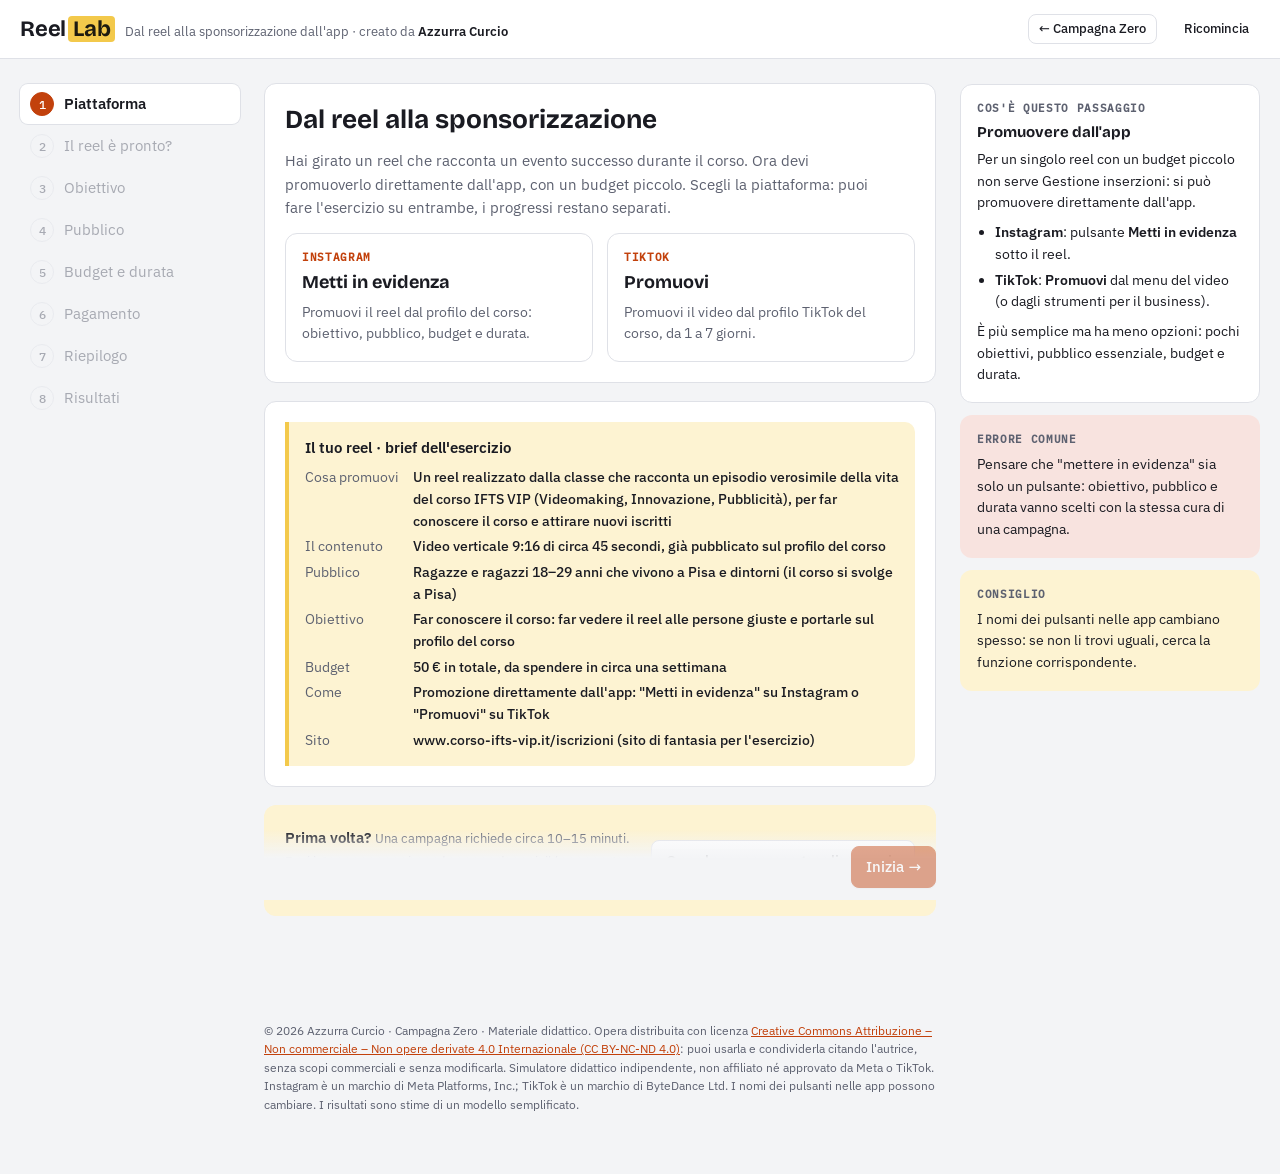
<file: reel-lab.html>
<!DOCTYPE html>
<html lang="it">
<head>
<meta charset="utf-8">
<meta name="viewport" content="width=device-width, initial-scale=1">
<title>Reel Lab promozione dall'app</title>
<link href="fonts/fonts.css" rel="stylesheet">
<style>
/* Layout: stepper a sinistra · lavoro al centro · spiegazioni a destra (famiglia Ads Lab / Social Lab, accento indaco) */
:root{
  --paper:#f3f4f6; --surface:#ffffff; --ink:#1a1b22; --muted:#5d6170; --line:#dfe1e7;
  --accent:#c2410c; --accent-ink:#ffffff; --accent-soft:#fdebe1; --mark:#f3c94b; --mark-soft:#fdf3d2;
  --good:#2b7a4b; --warn:#a96300; --bad:#bf3a2b; --good-soft:#e3f2e8; --warn-soft:#fbefdc; --bad-soft:#f8e3df;
  --f-display:"Bricolage Grotesque", "Avenir Next", system-ui, sans-serif;
  --f-body:"IBM Plex Sans", "Segoe UI", system-ui, sans-serif;
  --f-mono:"IBM Plex Mono", ui-monospace, Menlo, monospace;
  color-scheme: light;
}
@media (prefers-color-scheme: dark){
  :root:not([data-theme="light"]){
    --paper:#141113; --surface:#1e1a1c; --ink:#eee8eb; --muted:#a89da2; --line:#352e31;
    --accent:#fb923c; --accent-ink:#2a1205; --accent-soft:#3a2418; --mark:#e8bd3c; --mark-soft:#332b14;
    --good:#5cc489; --warn:#e3a243; --bad:#ef7a69; --good-soft:#18301f; --warn-soft:#33270f; --bad-soft:#3a1d18;
    color-scheme: dark;
  }
}
:root[data-theme="dark"]{
  --paper:#141113; --surface:#1e1a1c; --ink:#eee8eb; --muted:#a89da2; --line:#352e31;
  --accent:#fb923c; --accent-ink:#2a1205; --accent-soft:#3a2418; --mark:#e8bd3c; --mark-soft:#332b14;
  --good:#5cc489; --warn:#e3a243; --bad:#ef7a69; --good-soft:#18301f; --warn-soft:#33270f; --bad-soft:#3a1d18;
  color-scheme: dark;
}
*{box-sizing:border-box}
html,body{margin:0}
body{background:var(--paper);color:var(--ink);font:15px/1.55 var(--f-body)}
h1,h2,h3{font-family:var(--f-display);line-height:1.2;text-wrap:balance;margin:0}
h2{font-size:26px;font-weight:700}
h3{font-size:17px;font-weight:700}
p{margin:0}
a{color:var(--accent)}
button,input,select,textarea{font:inherit;color:inherit}
:focus-visible{outline:3px solid var(--mark);outline-offset:2px}
.mono{font-family:var(--f-mono);font-variant-numeric:tabular-nums}
.top{display:flex;align-items:center;gap:16px;padding:12px 20px;border-bottom:1px solid var(--line);background:var(--surface);position:sticky;top:0;z-index:5;flex-wrap:wrap}
.brand{display:flex;align-items:baseline;gap:10px;flex-wrap:wrap}
.brand b.logo{font-family:var(--f-display);font-size:22px;letter-spacing:-.01em}
.brand b.logo i{font-style:normal;background:var(--mark);color:#1c1a10;padding:0 5px;border-radius:4px;margin-left:2px}
.brand span{color:var(--muted);font-size:13px}
.brand span b{color:var(--ink);font-weight:600}
.top .sp{flex:1}
.chip{display:inline-flex;align-items:center;gap:6px;font-size:13px;padding:4px 10px;border-radius:999px;background:var(--accent-soft);color:var(--ink)}
.btn{border:1px solid var(--line);background:var(--surface);padding:8px 14px;border-radius:8px;cursor:pointer;font-weight:500}
.btn:hover{border-color:var(--accent)}
.btn.pri{background:var(--accent);border-color:var(--accent);color:var(--accent-ink)}
.btn.pri:hover{filter:brightness(1.07)}
.btn.sm{padding:4px 10px;font-size:13px}
.btn.ghost{border-color:transparent;background:transparent}
.btn:disabled{opacity:.45;cursor:not-allowed}
.app{display:grid;grid-template-columns:220px minmax(0,1fr) 300px;gap:24px;padding:24px 20px 60px;max-width:1440px;margin:0 auto}
.steps{list-style:none;margin:0;padding:0;display:flex;flex-direction:column;gap:2px;position:sticky;top:84px;align-self:start}
.steps .lvl{font:600 10px var(--f-mono);letter-spacing:.08em;text-transform:uppercase;color:var(--muted);padding:10px 10px 2px}
.steps button{width:100%;display:flex;align-items:center;gap:10px;text-align:left;border:0;background:transparent;padding:8px 10px;border-radius:8px;cursor:pointer;color:var(--muted)}
.steps button .n{width:24px;height:24px;flex:none;border-radius:50%;border:1.5px solid var(--line);display:grid;place-items:center;font:500 12px var(--f-mono)}
.steps button.done .n{background:var(--accent-soft);border-color:var(--accent);color:var(--accent)}
.steps button.cur{background:var(--surface);color:var(--ink);font-weight:600;box-shadow:0 0 0 1px var(--line)}
.steps button.cur .n{background:var(--accent);border-color:var(--accent);color:var(--accent-ink)}
.steps button:disabled{cursor:not-allowed;opacity:.5}
main{min-width:0;display:flex;flex-direction:column;gap:18px}
.help{position:sticky;top:84px;align-self:start;display:flex;flex-direction:column;gap:12px;max-height:calc(100vh - 100px);overflow:auto}
.help .box{background:var(--surface);border:1px solid var(--line);border-radius:12px;padding:16px;display:flex;flex-direction:column;gap:8px;font-size:14px}
.help .box h3{font-size:15px}
.help .lab{font:600 11px var(--f-mono);letter-spacing:.06em;text-transform:uppercase;color:var(--muted)}
.help .err{background:var(--bad-soft);border-color:transparent}
.help .tip{background:var(--mark-soft);border-color:transparent}
.help ul{margin:0;padding-left:18px;display:flex;flex-direction:column;gap:4px}
.card{background:var(--surface);border:1px solid var(--line);border-radius:12px;padding:20px;display:flex;flex-direction:column;gap:14px}
.card > header{display:flex;align-items:center;gap:10px;flex-wrap:wrap}
.card > header h3{flex:1}
.lead{color:var(--muted);max-width:68ch}
.field{display:flex;flex-direction:column;gap:6px}
.field > label, .lbl{font-weight:600;font-size:14px}
.hint{font-size:13px;color:var(--muted)}
input[type=text],input[type=number],input[type=date],input[type=url],select,textarea{width:100%;border:1px solid var(--line);background:var(--paper);border-radius:8px;padding:9px 11px}
textarea{resize:vertical;min-height:44px}
input:focus,select:focus,textarea:focus{border-color:var(--accent);outline:none;box-shadow:0 0 0 3px var(--accent-soft)}
.cnt{font:12px var(--f-mono);color:var(--muted);text-align:right}
.cnt.over{color:var(--warn);font-weight:600}
.row{display:flex;gap:12px;flex-wrap:wrap}
.row > *{flex:1;min-width:150px}
.grid2{display:grid;grid-template-columns:1fr 1fr;gap:10px 16px}
.opts{display:grid;grid-template-columns:repeat(auto-fill,minmax(210px,1fr));gap:10px}
.opt{position:relative;display:flex;gap:10px;align-items:flex-start;border:1.5px solid var(--line);border-radius:10px;padding:12px;cursor:pointer;background:var(--surface)}
.opt:hover{border-color:var(--accent)}
.opt input{margin-top:4px;accent-color:var(--accent)}
.opt.on{border-color:var(--accent);background:var(--accent-soft)}
.opt.off{opacity:.5;cursor:not-allowed}
.opt b{display:block;font-size:14px}
.opt small{display:block;color:var(--muted);font-size:13px;line-height:1.4}
.list{display:flex;flex-direction:column;gap:8px}
.scen{display:grid;grid-template-columns:repeat(auto-fill,minmax(260px,1fr));gap:14px}
.sc{border:1.5px solid var(--line);border-radius:12px;padding:16px;background:var(--surface);display:flex;flex-direction:column;gap:8px;cursor:pointer;text-align:left}
.sc:hover{border-color:var(--accent)}
.sc.on{border-color:var(--accent);box-shadow:0 0 0 3px var(--accent-soft)}
.sc .k{font:600 11px var(--f-mono);letter-spacing:.06em;text-transform:uppercase;color:var(--accent)}
.sc h3{font-size:18px}
.sc p{font-size:14px;color:var(--muted)}
.sc .lv{font-size:12px;color:var(--muted)}
.brief{border-left:4px solid var(--mark);background:var(--mark-soft);border-radius:0 10px 10px 0;padding:14px 16px;display:flex;flex-direction:column;gap:8px}
.brief dl{display:grid;grid-template-columns:max-content 1fr;gap:4px 14px;margin:0;font-size:14px}
.brief dt{color:var(--muted)}
.brief dd{margin:0;font-weight:500}
.tabs{display:flex;gap:6px;flex-wrap:wrap;align-items:center}
.tabs button{border:1px solid var(--line);background:var(--surface);border-radius:999px;padding:6px 14px;cursor:pointer;font-size:14px}
.tabs button.on{background:var(--ink);color:var(--paper);border-color:var(--ink)}
.nav{display:flex;justify-content:space-between;gap:10px}
.al{display:flex;gap:10px;align-items:flex-start;padding:10px 12px;border-radius:8px;font-size:14px}
.al.ok{background:var(--good-soft)} .al.warn{background:var(--warn-soft)} .al.bad{background:var(--bad-soft)} .al.info{background:var(--accent-soft)}
.dot{width:10px;height:10px;border-radius:50%;flex:none;margin-top:6px}
.dot.ok{background:var(--good)} .dot.warn{background:var(--warn)} .dot.bad{background:var(--bad)} .dot.info{background:var(--accent)}
/* audience gauge */
.gauge{display:flex;flex-direction:column;gap:6px;border:1px solid var(--line);border-radius:12px;padding:14px;background:var(--paper)}
.gauge .trk{position:relative;height:10px;border-radius:5px;background:linear-gradient(90deg,var(--warn) 0 22%,var(--good) 22% 78%,var(--warn) 78%)}
.gauge .pin{position:absolute;top:-5px;width:4px;height:20px;border-radius:2px;background:var(--ink);transform:translateX(-2px)}
.gauge .ends{display:flex;justify-content:space-between;font-size:12px;color:var(--muted)}
.gauge b{font:500 18px var(--f-mono)}
/* media library */
.lib{display:grid;grid-template-columns:repeat(auto-fill,minmax(150px,1fr));gap:12px}
.med{border:2px solid var(--line);border-radius:10px;overflow:hidden;cursor:pointer;background:var(--surface);display:flex;flex-direction:column;text-align:left;padding:0}
.med.on{border-color:var(--accent);box-shadow:0 0 0 3px var(--accent-soft)}
.med .th{position:relative;display:grid;place-items:center;color:#fff;font:700 13px var(--f-body);text-align:center;padding:8px;aspect-ratio:1/1;overflow:hidden}
.med .th em{position:absolute;left:6px;top:6px;font:600 10px var(--f-mono);font-style:normal;background:rgba(0,0,0,.55);padding:2px 6px;border-radius:4px}
.med .th .ck{position:absolute;right:6px;top:6px;width:22px;height:22px;border-radius:50%;background:rgba(0,0,0,.35);display:grid;place-items:center;font-size:13px}
.med.on .th .ck{background:var(--accent)}
.med .cap{padding:8px 10px;font-size:12.5px;line-height:1.35}
/* previews */
.pv{display:grid;grid-template-columns:minmax(0,340px) 200px;gap:16px;align-items:start}
.post{border:1px solid var(--line);border-radius:12px;background:var(--surface);overflow:hidden;font-family:Helvetica, Arial, sans-serif}
.post .hd{display:flex;gap:8px;align-items:center;padding:10px 12px;font-size:13px}
.post .av{width:32px;height:32px;border-radius:50%;background:var(--accent);color:var(--accent-ink);display:grid;place-items:center;font-weight:700}
.post .hd small{display:block;color:var(--muted);font-size:11px}
.post .tx{padding:0 12px 10px;font-size:13.5px;white-space:pre-wrap;word-break:break-word}
.post .tx i{color:var(--muted);font-style:normal}
.post .md{display:grid;place-items:center;color:#fff;font-weight:700;text-align:center;padding:12px;aspect-ratio:1/1}
.post .car{display:flex;gap:6px;overflow-x:auto;padding:0 0 0 12px}
.post .car .md{flex:0 0 72%;border-radius:8px}
.post .ft{display:flex;align-items:center;gap:10px;padding:10px 12px;background:var(--paper)}
.post .ft div{flex:1;min-width:0}
.post .ft small{display:block;font-size:11px;color:var(--muted);text-transform:uppercase}
.post .ft b{display:block;font-size:14px}
.post .ft span{font-size:12px;color:var(--muted)}
.post .cta{border:0;background:var(--line);color:var(--ink);border-radius:6px;padding:7px 10px;font-weight:600;font-size:13px;white-space:nowrap}
.story{border-radius:14px;aspect-ratio:9/16;position:relative;overflow:hidden;display:grid;place-items:center;color:#fff;font:700 13px Helvetica,Arial,sans-serif;text-align:center;padding:10px}
.story .s-top{position:absolute;top:8px;left:10px;right:10px;display:flex;gap:6px;align-items:center;font-size:11px;font-weight:600}
.story .s-top i{width:18px;height:18px;border-radius:50%;background:#fff;display:inline-block}
.story .s-cta{position:absolute;bottom:12px;left:50%;transform:translateX(-50%);background:#fff;color:#111;border-radius:999px;padding:5px 12px;font-size:12px;white-space:nowrap}
.story .crop{position:absolute;inset:0;display:grid;place-items:center}
.story .bars{position:absolute;inset:0;background:repeating-linear-gradient(0deg,transparent 0 100%)}
table{border-collapse:collapse;width:100%;font-size:14px}
th,td{text-align:left;padding:8px 10px;border-bottom:1px solid var(--line);vertical-align:top}
th{font-size:12px;color:var(--muted);font-weight:600;text-transform:uppercase;letter-spacing:.04em}
td.num,th.num{text-align:right;font-family:var(--f-mono);font-variant-numeric:tabular-nums;white-space:nowrap}
.tw{overflow-x:auto}
.hero{display:grid;grid-template-columns:auto 1fr;gap:24px;align-items:center}
.ring{--p:0;width:132px;height:132px;border-radius:50%;background:conic-gradient(var(--c) calc(var(--p)*1%), var(--line) 0);display:grid;place-items:center}
.ring > div{width:104px;height:104px;border-radius:50%;background:var(--surface);display:grid;place-items:center;text-align:center}
.ring b{font:700 36px var(--f-display);line-height:1}
.ring small{font-size:12px;color:var(--muted)}
.kpis{display:grid;grid-template-columns:repeat(auto-fill,minmax(130px,1fr));gap:10px}
.kpi{border:1px solid var(--line);border-radius:10px;padding:12px;background:var(--paper)}
.kpi.hi{border-color:var(--accent);background:var(--accent-soft)}
.kpi span{display:block;font-size:12px;color:var(--muted)}
.kpi b{font:500 21px var(--f-mono);font-variant-numeric:tabular-nums}
.stack{display:flex;height:28px;border-radius:8px;overflow:hidden;background:var(--line)}
.stack > div{height:100%}
.legend{display:flex;flex-wrap:wrap;gap:8px 18px;font-size:13px}
.legend span{display:inline-flex;align-items:center;gap:6px}
.legend i{width:12px;height:12px;border-radius:3px;display:inline-block}
.cat{display:flex;flex-direction:column;gap:8px}
.cat > header{display:flex;align-items:center;gap:10px}
.cat > header h3{flex:1;font-size:16px}
.bar{height:6px;border-radius:3px;background:var(--line);overflow:hidden}
.bar i{display:block;height:100%;background:var(--accent)}
.pts{font:500 13px var(--f-mono);color:var(--muted);white-space:nowrap}
.tag{font-size:12px;padding:2px 8px;border-radius:999px;white-space:nowrap}
.tag.ok{background:var(--good-soft);color:var(--good)} .tag.bad{background:var(--bad-soft);color:var(--bad)} .tag.warn{background:var(--warn-soft);color:var(--warn)} .tag.mut{background:var(--paper);color:var(--muted);border:1px solid var(--line)}
.fine{font-size:12px;color:var(--muted)}
.top3{counter-reset:t;display:flex;flex-direction:column;gap:8px;margin:0;padding:0;list-style:none}
.top3 li{counter-increment:t;display:grid;grid-template-columns:28px 1fr;gap:8px;font-size:14px}
.top3 li::before{content:counter(t);width:24px;height:24px;border-radius:50%;background:var(--mark);color:#1c1a10;display:grid;place-items:center;font:700 12px var(--f-mono)}
.ov{position:fixed;inset:0;background:rgba(14,10,12,.5);display:none;place-items:center;z-index:20;padding:16px}
.ov.on{display:grid}
.modal{background:var(--surface);border-radius:14px;max-width:720px;width:100%;max-height:85vh;overflow:auto;padding:22px;display:flex;flex-direction:column;gap:14px}
.modal dl{margin:0;display:flex;flex-direction:column;gap:10px}
.modal dt{font-weight:600}
.modal dd{margin:0;color:var(--muted);font-size:14px}
.modal textarea{min-height:240px;font:13px var(--f-mono)}
.struct{display:flex;gap:8px;align-items:center;flex-wrap:wrap;font-size:13px}
.struct span{padding:4px 10px;border-radius:6px;background:var(--paper);border:1px solid var(--line)}
.struct span.on{background:var(--accent);color:var(--accent-ink);border-color:var(--accent)}

.pv{grid-template-columns:260px minmax(0,1fr)}
#phone{display:flex;flex-direction:column;gap:14px;align-items:flex-start}
.med .th{aspect-ratio:auto!important;height:170px}
.phone{position:relative;width:240px;aspect-ratio:9/16;border-radius:22px;overflow:hidden;background:#000;color:#fff;font:13px/1.35 Helvetica,Arial,sans-serif;box-shadow:0 0 0 6px var(--ink)}
.phone .ph-bg{position:absolute;inset:0}
.phone .ph-mid{position:absolute;left:0;right:0;top:50%;transform:translateY(-60%);display:grid;place-items:center;font-weight:700;font-size:11px;text-align:center;padding:6px}
.phone .ph-empty{position:absolute;inset:0;display:grid;place-items:center;color:#aaa;font-size:12px;padding:20px;text-align:center}
.phone .ph-side{position:absolute;right:8px;bottom:110px;display:flex;flex-direction:column;gap:14px}
.phone .ph-side i{width:30px;height:30px;border-radius:50%;background:rgba(255,255,255,.85)}
.phone .ph-bot{position:absolute;left:10px;right:48px;bottom:10px;display:flex;flex-direction:column;gap:3px;text-shadow:0 1px 2px rgba(0,0,0,.6)}
.phone .ph-bot p{margin:0;font-size:12px}
.phone .ph-bot small{font-size:11px;opacity:.9}
.phone .ph-sp{font-size:10px;opacity:.85}
.phone .ph-cta{margin-top:6px;background:var(--accent);color:#fff;border-radius:4px;padding:6px 8px;font-weight:700;font-size:12px;text-align:center;text-shadow:none}
@media (max-width:1180px){
  .app{grid-template-columns:200px minmax(0,1fr)}
  .help{grid-column:2;position:static;max-height:none}
}
@media (max-width:820px){
  .app{grid-template-columns:1fr;padding:16px}
  .steps{flex-direction:row;overflow-x:auto;position:static;gap:4px}
  .steps .lvl{display:none}
  .steps button{white-space:nowrap}
  .help{grid-column:1}
  .pv,.grid2,.hero{grid-template-columns:1fr}
}
@media (prefers-reduced-motion:no-preference){.bar i,.stack > div{transition:width .5s ease}}

/* ===== Ritocchi di visualizzazione: aiuto richiudibile, navigazione sempre visibile, mobile compatto ===== */
.cred-m{display:none}
.helpm{display:none;background:var(--mark-soft);border-radius:12px;padding:0}
.helpm summary{cursor:pointer;list-style:none;padding:12px 16px;display:flex;align-items:center;gap:8px;font-weight:600;font-size:15px}
.helpm summary::-webkit-details-marker{display:none}
.helpm summary::before{content:"?";width:22px;height:22px;flex:none;border-radius:50%;background:var(--ink);color:var(--paper);display:grid;place-items:center;font:600 12px var(--f-mono)}
.helpm summary::after{content:"Apri";margin-left:auto;font:500 12px var(--f-mono);color:var(--muted)}
.helpm[open] summary::after{content:"Chiudi"}
.helpm .hb{padding:0 16px 16px;display:flex;flex-direction:column;gap:10px;font-size:14px}
.helpm .hb ul{margin:0;padding-left:18px;display:flex;flex-direction:column;gap:4px}
.helpm .hb table{font-size:13px}
.helpm .hx{border-radius:8px;padding:10px 12px;font-size:14px}
.helpm .hx.e{background:var(--bad-soft)} .helpm .hx.t{background:var(--surface)}
.helpm .hx b{display:block;font:600 11px var(--f-mono);letter-spacing:.06em;text-transform:uppercase;color:var(--muted);margin-bottom:2px}
.nav{position:sticky;bottom:0;z-index:3;padding:16px 0 calc(12px + env(safe-area-inset-bottom));background:linear-gradient(to bottom,transparent,var(--paper) 40%)}
.nav .btn{box-shadow:0 1px 2px rgba(0,0,0,.06)}
@media (max-width:1180px){
  .help{display:none}
  .helpm{display:block}
  .app{grid-template-columns:200px minmax(0,1fr)}
}
@media (max-width:820px){
  .top{position:static;padding:10px 16px;gap:8px 10px}
  .brand > span:not(.cred-m){display:none}
  .cred-m{display:inline;font-size:12px;color:var(--muted)}
  .top .sp{flex-basis:100%;height:0}
  #scChip{flex:1;min-width:0}
  #scChip .chip{max-width:100%;overflow:hidden;white-space:nowrap;text-overflow:ellipsis;display:block;text-align:left}
  .app{grid-template-columns:1fr;padding:0 16px 24px;gap:14px}
  .steps{position:sticky;top:0;z-index:4;background:var(--paper);margin:0 -16px;padding:8px 16px;border-bottom:1px solid var(--line);scrollbar-width:none}
  .steps::-webkit-scrollbar{display:none}
  .steps button{padding:6px 10px}
  main{gap:14px}
  .card{padding:16px;border-radius:12px;gap:12px}
  h2{font-size:22px}
  .lead{font-size:14px}
  table{font-size:13px}
  th,td{padding:7px 8px}
  .hero{justify-items:start;gap:14px}
  .ring{width:112px;height:112px}.ring > div{width:88px;height:88px}.ring b{font-size:30px}
  .kpi b{font-size:18px}
  .nav .btn{flex:1;padding:12px}
  .nav .btn[style*="hidden"]{flex:0;padding:0;border:0;width:0}
  #phone{align-items:center!important;width:100%}
  .modal{padding:18px;max-height:90vh}
}

.ck{display:grid;grid-template-columns:auto 1fr;gap:4px 12px;align-items:start;border:1.5px solid var(--line);border-radius:10px;padding:12px;cursor:pointer;background:var(--surface)}
.ck.on{border-color:var(--good);background:var(--good-soft)}
.ck input{margin-top:4px;accent-color:var(--good);width:18px;height:18px}
.ck b{font-size:14px}
.ck small{grid-column:2;color:var(--muted);font-size:13px;line-height:1.4}
.ck .req{font:600 10px var(--f-mono);letter-spacing:.05em;text-transform:uppercase;color:var(--bad);margin-left:6px}
.meterbar{height:10px;border-radius:5px;background:var(--line);overflow:hidden}
.meterbar i{display:block;height:100%;background:var(--good)}
.plat{display:grid;grid-template-columns:1fr 1fr;gap:14px}
@media (max-width:820px){.plat{grid-template-columns:1fr}}
.top a.btn{white-space:nowrap}
@media (max-width:820px){#scChip{flex:1 1 100%}}
.term{text-decoration:underline dotted;text-decoration-thickness:1.5px;text-underline-offset:3px;cursor:help;border-radius:3px}
.term:focus-visible{outline:2px solid var(--mark)}
#tip{position:absolute;z-index:40;display:none;background:var(--ink);color:var(--paper);font:13px/1.45 var(--f-body);padding:8px 11px;border-radius:8px;box-shadow:0 6px 20px rgba(0,0,0,.18);pointer-events:none}
.exbox{flex-direction:row;align-items:center;gap:14px;background:var(--mark-soft);border-color:transparent}
.exbox > div{flex:1}
@media (max-width:820px){.exbox{flex-direction:column;align-items:stretch}}
</style>
</head>
<body>
<div class="top">
  <div class="brand"><b class="logo">Reel<i>Lab</i></b><span>Dal reel alla sponsorizzazione dall'app · creato da <b>Azzurra Curcio</b></span><span class="cred-m">di Azzurra Curcio</span></div>
  <span class="sp"></span>
  <span id="scChip"></span>
  <a class="btn sm" href="index.html" style="text-decoration:none;color:inherit">← Campagna Zero</a>
  <button class="btn sm ghost" id="bReset" type="button">Ricomincia</button>
</div>
<div class="app">
  <ol class="steps" id="steps"></ol>
  <main id="view"></main>
  <aside class="help" id="help"></aside>
</div>
<div class="ov" id="ov"><div class="modal" id="modal" role="dialog" aria-modal="true"></div></div>
<script>
/* ================= DATI ================= */
const BRIEF=[['Cosa promuovi','Un reel realizzato dalla classe che racconta un episodio verosimile della vita del corso IFTS VIP (Videomaking, Innovazione, Pubblicità), per far conoscere il corso e attirare nuovi iscritti'],['Il contenuto','Video verticale 9:16 di circa 45 secondi, già pubblicato sul profilo del corso'],['Pubblico','Ragazze e ragazzi 18–29 anni che vivono a Pisa e dintorni (il corso si svolge a Pisa)'],['Obiettivo','Far conoscere il corso: far vedere il reel alle persone giuste e portarle sul profilo del corso'],['Budget','50 € in totale, da spendere in circa una settimana'],['Come','Promozione direttamente dall\'app: "Metti in evidenza" su Instagram o "Promuovi" su TikTok'],['Sito','www.corso-ifts-vip.it/iscrizioni (sito di fantasia per l\'esercizio)']];
const PLAT={
 ig:{t:'Instagram',tool:'Metti in evidenza',cpm:6,min:1,maxDays:30,viewsL:'Visualizzazioni (3 s)',deepL:'ThruPlay (video visti)',
  req:[
   ['pro','Il profilo del corso è un account professionale (creator o business)','I profili personali non possono mettere in evidenza i contenuti.'],
   ['vert','Il reel è verticale 9:16','Le promozioni dei reel richiedono il formato verticale.'],
   ['len','Il reel dura al massimo 60 secondi','È il limite indicato dalle guide attuali per i reel in evidenza: verificalo nell\'app, può cambiare.'],
   ['audio','L\'audio è originale o preso dalla libreria audio commerciale di Instagram','La musica protetta da copyright è il motivo più frequente per cui una promozione viene rifiutata.'],
   ['no3p','Non contiene GIF, sticker o filtri di terzi','Anche questi elementi possono impedire la promozione.'],
   ['policy','Testo e video rispettano le norme pubblicitarie','Niente promesse irrealistiche, niente riferimenti a caratteristiche personali di chi guarda.']],
  goals:[['profilo','Più visite al profilo','Per farsi conoscere e ottenere nuovi follower.'],['sito','Più visite al sito web','Per portare le persone a una pagina, ad esempio le iscrizioni.'],['msg','Più messaggi','Per avviare conversazioni in Direct.']],
  goalPts:{profilo:15,sito:10,msg:5}},
 tt:{t:'TikTok',tool:'Promuovi',cpm:4,min:3,maxDays:7,viewsL:'Visualizzazioni (2 s)',deepL:'Visualizzazioni da 6 secondi',
  req:[
   ['pro','L\'account del corso è Business o Creator e chi paga ha almeno 18 anni','Sono i requisiti per usare la promozione.'],
   ['vert','Il video è verticale 9:16','Su TikTok i video orizzontali appaiono piccoli e vengono scrollati via.'],
   ['len','Il video è pubblico','Si possono promuovere solo i video pubblici.'],
   ['audio','L\'audio è originale o preso dalla libreria musicale commerciale','La musica non autorizzata per uso commerciale impedisce la promozione.'],
   ['no3p','Non contiene marchi, loghi o contenuti di altri senza permesso','TikTok può rifiutare promozioni con materiale protetto.'],
   ['policy','Il video rispetta le linee guida della community e le norme pubblicitarie','Valgono sia le regole per tutti i video sia quelle per le promozioni.']],
  goals:[['views','Aumenta l\'account · più visualizzazioni del video','Il video viene mostrato a più persone possibile.'],['profile','Aumenta l\'account · più visite al profilo','Porta le persone sul profilo del corso.'],['follower','Aumenta l\'account · più follower','Cerca persone che probabilmente seguiranno il profilo.'],['leads','Ottieni lead','Raccoglie contatti: serve un modulo o una chat.'],['sales','Ottieni vendite','Porta sul sito per acquisti: non è il caso del corso.']],
  goalPts:{views:15,profile:15,follower:13,leads:4,sales:2}}
};
const CREA=[
 ['hook',4,'Nei primi 2 secondi succede qualcosa che ferma lo scroll','Una domanda, un conflitto, un volto in primo piano, un movimento. Se l\'inizio è lento, la persona è già passata oltre.'],
 ['arc',4,'Il racconto ha un inizio, uno sviluppo e un finale','Anche in 45 secondi l\'evento va raccontato: cosa succede, cosa cambia, come si chiude. Chi guarda deve voler arrivare alla fine.'],
 ['brand',3,'Si capisce presto che si parla del corso IFTS VIP','Nome del corso, luogo o logo entro i primi secondi: chi guarda deve collegare l\'evento al corso.'],
 ['subs',3,'Ci sono i sottotitoli','Molte persone guardano i video senza audio: senza sottotitoli perdono i dialoghi.'],
 ['safe',3,'Testi e sottotitoli sono nelle zone sicure','Lontano dai bordi, dai pulsanti a destra e dalla descrizione in basso, che li coprirebbero.'],
 ['audioq',3,'I dialoghi si sentono bene','Niente vento, rimbombo o musica troppo alta sopra le voci.'],
 ['cta',2,'Il finale contiene un invito all\'azione','Ad esempio "Scopri il corso nel profilo" oppure "Iscrizioni aperte".'],
 ['cover',2,'Copertina e didascalia invogliano a guardare','La copertina compare nel profilo; la didascalia accompagna il video.'],
 ['pace',1,'Il ritmo è da social','Nessuna scena lunga e vuota: tagli rapidi, durata adatta alla storia.']
];
const LOCS=[['citta','Pisa + 30 km',600e3,.92],['regione','Toscana',2.8e6,.55],['italia','Italia',30e6,.06]];
const INTERESTS=[['Film e video',1],['Social media e creator',1],['Fotografia',.8],['Design e creatività',.8],['Istruzione',.7],['Finanza',0],['Golf',0],['Arredamento',0]];
const CTAS=[['scopri','Scopri di più'],['iscriviti','Iscriviti'],['prenota','Prenota ora'],['contattaci','Contattaci'],['acquista','Acquista ora']];
const STEPS=['Piattaforma','Il reel è pronto?','Obiettivo','Pubblico','Budget e durata','Pagamento','Riepilogo','Risultati'];
const HELP=[
 {t:'Promuovere dall\'app',b:'<p>Per un singolo reel con un budget piccolo non serve Gestione inserzioni: si può promuovere direttamente dall\'app.</p><ul><li><b>Instagram</b>: pulsante <b>Metti in evidenza</b> sotto il reel.</li><li><b>TikTok</b>: <b>Promuovi</b> dal menu del video (o dagli strumenti per il business).</li></ul><p>È più semplice ma ha meno opzioni: pochi obiettivi, pubblico essenziale, budget e durata.</p>',e:'Pensare che "mettere in evidenza" sia solo un pulsante: obiettivo, pubblico e durata vanno scelti con la stessa cura di una campagna.',p:'I nomi dei pulsanti nelle app cambiano spesso: se non li trovi uguali, cerca la funzione corrispondente.'},
 {t:'Il reel è pronto per essere promosso?',b:'<p>Prima di spendere, controlla due cose:</p><ul><li><b>Requisiti</b>: se ne manca uno, la piattaforma non permette la promozione o la rifiuta.</li><li><b>Creatività</b>: non è obbligatoria, ma decide se le persone guardano fino alla fine.</li></ul><p>La pubblicità amplifica il video: un video debole sponsorizzato resta debole, solo più costoso.</p>',e:'Usare una canzone famosa: il reel funziona come post normale, ma non si può promuovere.',p:'Prepara una versione del reel con audio originale o della libreria commerciale fin dal montaggio.'},
 {t:'Scegliere l\'obiettivo',b:'<p>L\'obiettivo dice alla piattaforma a chi mostrare il video:</p><ul><li><b>visite al profilo / visualizzazioni / follower</b>: per far conoscere il corso;</li><li><b>visite al sito</b>: per portare alla pagina delle iscrizioni;</li><li><b>messaggi / lead</b>: per raccogliere contatti, se qualcuno risponde subito alle chat.</li></ul>',e:'Scegliere "visite al sito" quando il sito non è pronto o non è adatto al telefono.',p:'Per un reel che racconta il corso, l\'obiettivo più coerente è far crescere visualizzazioni e visite al profilo.'},
 {t:'Il pubblico',b:'<p>Due possibilità:</p><ul><li><b>Automatico / suggerito</b>: la piattaforma sceglie in base ai follower e a chi interagisce. Comodo, ma non sa che il corso si tiene in una città precisa.</li><li><b>Crea il tuo pubblico</b>: scegli località, età, genere e interessi.</li></ul><p>Per un corso in presenza la <b>località</b> è decisiva: chi vive lontano difficilmente si iscriverà.</p>',e:'Lasciare il pubblico automatico per un corso locale: il budget finisce a persone in tutta Italia.',p:'Poche scelte ma giuste: città + età. Pochi interessi, solo se pertinenti.'},
 {t:'Budget e durata',b:'<p>Si imposta un <b>budget giornaliero</b> e una <b>durata in giorni</b>: il totale è budget × giorni.</p><ul><li><b>Instagram</b>: si parte da circa 1 € al giorno; la durata si sceglie liberamente.</li><li><b>TikTok</b>: si parte da circa 3 € al giorno; la promozione dura da 1 a 7 giorni.</li></ul><p>Meglio qualche giorno con un budget costante che un solo giorno con tutto il budget: l\'algoritmo ha bisogno di tempo per trovare le persone giuste.</p>',e:'Spendere tutto in un giorno: costi più alti e poche persone diverse raggiunte.',p:'Con 50 € e una settimana: circa 7 € al giorno.'},
 {t:'Pagamento',b:'<p>Il pagamento avviene con carta o con il saldo della piattaforma.</p><p>Su <b>Instagram da iPhone</b> le guide attuali segnalano che Apple applica una commissione (circa il 30%) sui pagamenti fatti in app: a parità di spesa paghi di più. Da Android o da computer la commissione non c\'è.</p>',e:'Pagare dall\'app su iPhone senza saperlo: 50 € di pubblicità costano circa 65 €.',p:'Se puoi, gestisci il pagamento da computer.'},
 {t:'Controllo finale',b:'<p>Ricontrolla requisiti, obiettivo, pubblico, budget e durata. Dopo l\'invio la piattaforma verifica il contenuto: di solito in pochi minuti, a volte fino a 24 ore.</p>',e:'Promuovere il giorno stesso della scadenza: la verifica può richiedere tempo.',p:'Avvia la promozione qualche giorno prima della data in cui ti servono i risultati.'},
 {t:'Leggere i risultati',b:'<ul><li><b>Copertura</b>: persone diverse raggiunte.</li><li><b>Frequenza</b>: quante volte in media le persone hanno visto il video.</li><li><b>Visualizzazioni brevi</b> (2–3 secondi): quante persone si sono fermate.</li><li><b>Visualizzazioni lunghe</b> (ThruPlay o 6 secondi): quante hanno davvero guardato.</li><li><b>Visite al profilo e follower</b>: quanto il video ha incuriosito.</li></ul>',e:'Guardare solo le visualizzazioni brevi: contano quelle lunghe e le visite al profilo.',p:'Se in molti si fermano ma pochi guardano a lungo, lavora sulla storia e sul ritmo, non sul pubblico.'}
];

/* ================= STATO ================= */
const KEY='reellab-v1';
const newState=()=>({plat:'',step:0,maxStep:0,check:{},goal:'',cta:'',url:'',aud:'auto',loc:'citta',ageMin:18,ageMax:65,gender:'all',interests:[],daily:'',days:'',pay:'',attempts:0,history:[],result:null});
function fresh(){return{plat:'',step:0,saved:{},cur:newState()}}
let ST=fresh();try{const r=localStorage.getItem(KEY);if(r){const o=JSON.parse(r);if(o&&o.cur)ST=o}}catch(e){}
const S=new Proxy({},{get:(_,k)=>ST.cur[k],set:(_,k,v)=>{ST.cur[k]=v;return true}});
let saveT;function save(){clearTimeout(saveT);saveT=setTimeout(()=>{try{localStorage.setItem(KEY,JSON.stringify(ST))}catch(e){}},300)}
function switchPlat(p){if(ST.cur.plat===p)return;if(ST.cur.plat)ST.saved[ST.cur.plat]=ST.cur;ST.cur=ST.saved[p]||Object.assign(newState(),{plat:p});ST.cur.plat=p;ST.cur.step=Math.max(ST.cur.step,0)}

/* ================= UTILITÀ ================= */
const $=s=>document.querySelector(s);
const esc=s=>String(s??'').replace(/[&<>"']/g,c=>({'&':'&amp;','<':'&lt;','>':'&gt;','"':'&quot;',"'":'&#39;'}[c]));
const num=v=>{const n=parseFloat(String(v).replace(',','.'));return isFinite(n)?n:0};
const eur=(v,d=2)=>v.toLocaleString('it-IT',{minimumFractionDigits:d,maximumFractionDigits:d,useGrouping:'always'})+' €';
const int=v=>Math.round(v).toLocaleString('it-IT',{useGrouping:'always'});
const dec=(v,d=1)=>v.toLocaleString('it-IT',{maximumFractionDigits:d});
const clamp=(v,a,b)=>Math.max(a,Math.min(b,v));
const P=()=>PLAT[S.plat];

/* ================= ANALISI ================= */
function analyze(){const p=P();const reqMiss=p.req.filter(r=>!S.check[r[0]]);
 const cw=CREA.reduce((t,c)=>t+c[1],0);const cs=CREA.filter(c=>S.check[c[0]]).reduce((t,c)=>t+c[1],0)/cw;
 const L=LOCS.find(l=>l[0]===S.loc)||LOCS[2];const lo=+S.ageMin,hi=+S.ageMax>=65?70:+S.ageMax;
 const ov=Math.max(0,Math.min(hi,29)-Math.max(lo,18)),w=Math.max(1,hi-lo),prec=ov/w,cov=ov/11;
 const sel=INTERESTS.filter(i=>S.interests.includes(i[0]));const avgI=sel.length?sel.reduce((t,i)=>t+i[1],0)/sel.length:null;
 let tgt,N;
 if(S.aud==='auto'){tgt=.45*.75;N=8e6}
 else{tgt=L[3]*(.35+.65*prec)*(S.gender==='all'?1:.85);N=L[2]*clamp(w/50,.08,1)*(S.gender==='all'?1:.5)*(sel.length?Math.min(1,.15*sel.length+.05):1)}
 const fit=S.aud==='auto'?.85:(avgI==null?.85:.45+.55*avgI);
 const daily=num(S.daily),days=Math.round(num(S.days));
 return{p,reqMiss,cs,L,prec,cov,sel,avgI,tgt,N:Math.max(500,N),fit,daily,days}}

/* ================= SIMULAZIONE E VALUTAZIONE ================= */
function simulate(A){const p=A.p;const days=clamp(A.days,0,p.maxDays);let spend=A.daily>=p.min&&days>0?A.daily*days:0;
 const paid=spend*(S.plat==='ig'&&S.pay==='ios'?1.3:1);
 if(A.reqMiss.length)return{spend:0,paid:0,impr:0,reach:0,views:0,deep:0,prof:0,foll:0,site:0,msg:0,rejected:true};
 const gm={profilo:1,sito:1,msg:1,views:1,profile:1,follower:1,leads:1,sales:1};
 const cpm=p.cpm*(A.N<60e3?1.4:A.N<200e3?1.15:1)*(days<=2?1.25:1)*(S.goal==='views'?.8:1);
 const impr=spend/cpm*1000;const reach=Math.min(A.N,A.N*(1-Math.exp(-impr/(A.N*1.5))));
 const hook=S.check.hook?1:0,subs=S.check.subs?1:.85;
 const views=impr*(.22+.33*hook)*subs*(S.goal==='views'?1.15:1);
 const deep=views*(.25+.45*A.cs)*(S.goal==='views'?1.1:1);
 const inT=A.tgt;
 const prof=impr*.004*(['profilo','profile'].includes(S.goal)?1.7:S.goal==='follower'?1.2:.8)*(.5+.8*A.cs)*(.5+.5*inT)*A.fit;
 const foll=prof*(S.goal==='follower'?.38:.22)*(.6+.6*A.cs);
 const site=S.goal==='sito'||S.goal==='sales'?impr*.007*(.5+.8*A.cs)*(S.url.trim()?1:0):impr*.0008;
 const msg=S.goal==='msg'||S.goal==='leads'?impr*.0012*(.5+A.cs):0;
 return{spend,paid,impr,reach,views,deep,prof:prof,foll,site,msg,freq:reach?impr/reach:0,inTarget:reach*inT,rejected:false}}
function grade(A,R){const p=A.p,cats=[];const it=(lvl,t,msg,pts,max)=>({lvl,t,msg,pts,max});
 let I=[];
 if(!A.reqMiss.length)I.push(it('ok','Requisiti','Tutti i requisiti per la promozione sono rispettati.',25,25));
 else I.push(it('bad','Requisiti',`Promozione non possibile o rifiutata. Manca: ${A.reqMiss.map(r=>r[1].toLowerCase()).join('; ')}.`,Math.round(25*(p.req.length-A.reqMiss.length)/p.req.length*.4),25));
 cats.push({t:'Requisiti del reel',items:I});
 I=[];const miss=CREA.filter(c=>!S.check[c[0]]);const cp=Math.round(25*A.cs*10)/10;
 I.push(it(A.cs>=.85?'ok':A.cs>=.5?'warn':'bad','Creatività',miss.length?`Da migliorare: ${miss.map(c=>c[2].toLowerCase()).join('; ')}.`:'Il reel ha tutti gli ingredienti per essere guardato fino alla fine.',cp,25));
 cats.push({t:'Creatività',items:I});
 I=[];const gp=p.goalPts[S.goal]??0;const gT=(p.goals.find(g=>g[0]===S.goal)||[])[1];
 if(!S.goal)I.push(it('bad','Obiettivo','Non hai scelto un obiettivo.',0,12));
 else I.push(it(gp>=12?'ok':gp>=8?'warn':'bad','Obiettivo',gp>=12?`"${gT}" è coerente con il brief: far conoscere il corso e portare persone sul profilo.`:`"${gT}" non è l'obiettivo più adatto: il brief chiede di far vedere il reel e portare persone sul profilo.`,Math.round(gp*.8*10)/10,12));
 const needUrl=S.goal==='sito'||S.goal==='sales';
 if(needUrl){const ok=/corso-ifts-vip\.it/i.test(S.url);I.push(it(ok&&S.cta?'ok':'warn','Destinazione e pulsante',ok?(S.cta?'Link e pulsante impostati.':'Scegli il testo del pulsante.'):'Inserisci il link alla pagina delle iscrizioni del corso.',(ok?2:0)+(S.cta?1:0),3))}
 else I.push(it('ok','Destinazione e pulsante','Con questo obiettivo il pulsante porta al profilo o al video: niente da configurare.',3,3));
 cats.push({t:'Obiettivo',items:I});
 I=[];
 if(S.aud==='auto')I.push(it('warn','Pubblico','Il pubblico automatico non sa che il corso si tiene in una città precisa: buona parte del budget raggiunge persone troppo lontane. Crea un pubblico con località ed età.',5,15));
 else{const lp=S.loc==='citta'?7:S.loc==='regione'?5:1;const ap=A.cov>=.9&&A.prec>=.7?5:A.cov>=.6?3:1;const ip=A.avgI==null?3:A.avgI>=.8?3:A.avgI>=.5?2:0;
  I.push(it(lp>=7?'ok':lp>=5?'warn':'bad','Località',lp>=7?'Pisa e dintorni: proprio chi può iscriversi.':lp>=5?'La Toscana va bene, ma chi vive lontano da Pisa difficilmente frequenterà.':'Tutta Italia è troppo ampia per un corso in presenza.',lp,7));
  I.push(it(ap>=5?'ok':'warn','Età',ap>=5?'Età coerente con il brief (18–29).':`Il brief indica 18–29 anni: hai scelto ${S.ageMin}–${+S.ageMax>=65?'65+':S.ageMax}.`,ap,5));
  I.push(it(ip>=3?'ok':ip>=2?'warn':'bad','Interessi',A.avgI==null?'Nessun interesse: va bene, la località e l\'età bastano.':ip>=3?'Interessi pertinenti.':`Alcuni interessi non c'entrano: ${A.sel.filter(i=>i[1]<.5).map(i=>i[0]).join(', ')||'troppo generici'}.`,ip,3))}
 cats.push({t:'Pubblico',items:I});
 I=[];const tot=A.daily*A.days;let bp=0;const m=[];
 if(!A.daily||!A.days){m.push('imposta budget giornaliero e durata')}
 else{if(A.daily<p.min)m.push(`il budget giornaliero minimo su ${p.t} è circa ${p.min} €`);else bp+=3;
  if(A.days>p.maxDays)m.push(`su ${p.t} la promozione dura al massimo ${p.maxDays} giorni`);else if(A.days<=2)m.push('1–2 giorni sono pochi: l\'algoritmo non ha tempo di trovare le persone giuste');else bp+=5;
  if(tot>=40&&tot<=55)bp+=7;else m.push(`il totale è ${eur(tot,0)}, il brief prevede circa 50 €`)}
 I.push(it(bp>=15?'ok':bp>=7?'warn':'bad','Budget e durata',bp>=15?`${eur(A.daily)} al giorno per ${A.days} giorni = ${eur(tot,0)}: in linea con il brief.`:m.join('; ')+'.',bp,15));
 cats.push({t:'Budget e durata',items:I});
 I=[];
 if(S.plat==='ig'){I.push(!S.pay?it('bad','Pagamento','Scegli da dove paghi.',0,5):S.pay==='ios'?it('warn','Pagamento','Pagando dall\'app su iPhone si aggiunge la commissione di Apple (circa 30%): 50 € di pubblicità costano circa 65 €. Meglio pagare da computer o da Android.',2,5):it('ok','Pagamento','Nessuna commissione aggiuntiva.',5,5))}
 else I.push(it('ok','Pagamento','Su TikTok paghi con carta o con il saldo Promote: i fondi non spesi restano nel saldo.',5,5));
 cats.push({t:'Pagamento',items:I});
 cats.forEach(k=>{k.pts=k.items.reduce((s,x)=>s+x.pts,0);k.max=k.items.reduce((s,x)=>s+x.max,0)});
 let total=Math.round(cats.reduce((s,k)=>s+k.pts,0));if(R.rejected||!R.spend)total=Math.min(total,20);
 return{cats,total}}

/* ================= RENDER ================= */
function render(){ST.cur.maxStep=Math.max(S.maxStep||0,S.step||0);
 $('#steps').innerHTML=STEPS.map((t,i)=>{const dis=(i>0&&!S.plat)||(i===7&&!S.result);const done=i<S.maxStep&&i!==S.step;return`<li><button type="button" data-go="${i}" class="${i===S.step?'cur':''} ${done?'done':''}" ${dis?'disabled':''}><span class="n">${done?'✓':i+1}</span>${t}</button></li>`}).join('');
 const h=HELP[S.step||0];$('#help').innerHTML=`<div class="box"><span class="lab">Cos'è questo passaggio</span><h3>${h.t}</h3>${h.b}</div><div class="box err"><span class="lab">Errore comune</span><p>${h.e}</p></div><div class="box tip"><span class="lab">Consiglio</span><p>${h.p}</p></div>`;
 $('#scChip').innerHTML=S.plat?`<button type="button" class="chip btn sm" id="bBrief">Brief: <b>${P().t} · ${P().tool}</b></button>`:'';
 $('#view').innerHTML=[rPlat,rCheck,rGoal,rAud,rBudget,rPay,rSum,rRes][S.step||0]();
 $('#view').insertAdjacentHTML('afterbegin',`<details class="helpm"><summary>Cos'è questo passaggio? · ${h.t}</summary><div class="hb">${h.b}<div class="hx e"><b>Errore comune</b>${h.e}</div><div class="hx t"><b>Consiglio</b>${h.p}</div></div></details>`);
 const st=$('#steps'),cur=st.querySelector('.cur');if(cur&&st.scrollWidth>st.clientWidth)st.scrollLeft=cur.offsetLeft-st.clientWidth/2+cur.offsetWidth/2;
 if(S.step===1)meter();if(S.step===4)budHint();setTimeout(markTerms,0);save()}
const nav=(next='Avanti',dis=false)=>`<div class="nav"><button class="btn" type="button" data-go="${S.step-1}" ${S.step===0?'style="visibility:hidden"':''}>← Indietro</button><button class="btn pri" type="button" data-go="${S.step+1}" ${dis?'disabled':''}>${next} →</button></div>`;
const radio=(k,val,t,d)=>`<label class="opt ${S[k]===val?'on':''}"><input type="radio" name="${k}" data-k="${k}" value="${val}" ${S[k]===val?'checked':''}><span><b>${t}</b>${d?`<small>${d}</small>`:''}</span></label>`;
const briefHTML=()=>`<div class="brief"><b>Il tuo reel · brief dell'esercizio</b><dl>${BRIEF.map(f=>`<dt>${f[0]}</dt><dd>${esc(f[1])}</dd>`).join('')}</dl></div>`;

function rPlat(){return`<div class="card"><h2>Dal reel alla sponsorizzazione</h2><p class="lead">Hai girato un reel che racconta un evento successo durante il corso. Ora devi promuoverlo direttamente dall'app, con un budget piccolo. Scegli la piattaforma: puoi fare l'esercizio su entrambe, i progressi restano separati.</p>
 <div class="plat"><button type="button" class="sc ${S.plat==='ig'?'on':''}" data-plat="ig"><span class="k">Instagram</span><h3>Metti in evidenza</h3><p>Promuovi il reel dal profilo del corso: obiettivo, pubblico, budget e durata.</p></button><button type="button" class="sc ${S.plat==='tt'?'on':''}" data-plat="tt"><span class="k">TikTok</span><h3>Promuovi</h3><p>Promuovi il video dal profilo TikTok del corso, da 1 a 7 giorni.</p></button></div></div>
 <div class="card">${briefHTML()}</div>${exampleCard('10–15')}${nav('Inizia',!S.plat)}
 <p class="fine">© 2026 Azzurra Curcio · Campagna Zero · Materiale didattico. Opera distribuita con licenza <a href="https://creativecommons.org/licenses/by-nc-nd/4.0/deed.it" target="_blank" rel="noopener">Creative Commons Attribuzione – Non commerciale – Non opere derivate 4.0 Internazionale (CC BY-NC-ND 4.0)</a>: puoi usarla e condividerla citando l'autrice, senza scopi commerciali e senza modificarla. Simulatore didattico indipendente, non affiliato né approvato da Meta o TikTok. Instagram è un marchio di Meta Platforms, Inc.; TikTok è un marchio di ByteDance Ltd. I nomi dei pulsanti nelle app possono cambiare. I risultati sono stime di un modello semplificato.</p>`}
function rCheck(){const p=P();const row=(r,req)=>`<label class="ck ${S.check[r[0]]?'on':''}"><input type="checkbox" data-ck="${r[0]}" ${S.check[r[0]]?'checked':''}><b>${esc(r[req?1:2])}${req?'<span class="req">obbligatorio</span>':''}</b><small>${esc(r[req?2:3])}</small></label>`;
 return`<div class="card"><h2>Il reel è pronto?</h2><p class="lead">Spunta solo ciò che è vero per il vostro reel. È la checklist da usare ogni volta che promuovete un reel, prima di spendere davvero.</p><div class="field"><span class="lbl">Preparazione</span><div class="meterbar"><i id="mb"></i></div><span class="hint" id="mt"></span></div></div>
 <div class="card"><h3>Requisiti di ${p.t} per la promozione</h3><div class="list">${p.req.map(r=>row(r,true)).join('')}</div></div>
 <div class="card"><h3>Creatività: cosa fa guardare il reel fino alla fine</h3><div class="list">${CREA.map(r=>row(r,false)).join('')}</div></div>${nav()}`}
function meter(){const A=analyze();const req=A.p.req.length-A.reqMiss.length;const pc=Math.round((req/A.p.req.length*.5+A.cs*.5)*100);$('#mb').style.width=pc+'%';$('#mt').textContent=`Requisiti ${req}/${A.p.req.length} · creatività ${Math.round(A.cs*100)}%`+(A.reqMiss.length?' · finché manca un requisito la promozione non è possibile':'')}
function rGoal(){const p=P();return`<div class="card"><h2>Obiettivo</h2><p class="lead">Cosa vuoi ottenere dalle persone che vedono il reel?</p><div class="list">${p.goals.map(g=>radio('goal',g[0],g[1],g[2])).join('')}</div>
 ${S.goal==='sito'||S.goal==='sales'?`<div class="row"><div class="field"><label for="url">Link</label><input type="url" id="url" data-k="url" value="${esc(S.url)}" placeholder="https://www.corso-ifts-vip.it/iscrizioni"></div><div class="field" style="max-width:260px"><label for="cta">Testo del pulsante</label><select id="cta" data-k="cta"><option value="">— scegli —</option>${CTAS.map(([i,t])=>`<option value="${i}" ${S.cta===i?'selected':''}>${t}</option>`).join('')}</select></div></div>`:''}
 <p class="hint">I nomi esatti degli obiettivi nelle app possono essere leggermente diversi: conta il risultato che chiedi.</p></div>${nav()}`}
function rAud(){const ages=[];for(let a=18;a<=65;a++)ages.push(a);return`<div class="card"><h2>Pubblico</h2><div class="list">${radio('aud','auto',S.plat==='ig'?'Pubblico suggerito (Advantage+)':'Automatico',S.plat==='ig'?'Instagram sceglie in base ai follower e a chi interagisce, e può ampliare il pubblico.':'TikTok sceglie da solo le persone più propense a guardare.')}${radio('aud','custom','Crea il tuo pubblico','Scegli località, età, genere e interessi.')}</div></div>
 ${S.aud==='custom'?`<div class="card"><span class="lbl">Località</span><div class="opts">${LOCS.map(l=>radio('loc',l[0],l[1],'')).join('')}</div>
 <div class="row" style="max-width:420px"><div class="field"><label for="amin">Età minima</label><select id="amin" data-k="ageMin">${ages.map(a=>`<option ${+S.ageMin===a?'selected':''}>${a}</option>`).join('')}</select></div><div class="field"><label for="amax">Età massima</label><select id="amax" data-k="ageMax">${ages.map(a=>`<option value="${a}" ${+S.ageMax===a?'selected':''}>${a===65?'65+':a}</option>`).join('')}</select></div></div>
 <span class="lbl">Genere</span><div class="opts">${radio('gender','all','Tutti','')}${radio('gender','f','Donne','')}${radio('gender','m','Uomini','')}</div>
 <span class="lbl">Interessi (facoltativi)</span><div class="opts">${INTERESTS.map(([t])=>`<label class="opt ${S.interests.includes(t)?'on':''}"><input type="checkbox" data-int="${esc(t)}" ${S.interests.includes(t)?'checked':''}><span><b>${esc(t)}</b></span></label>`).join('')}</div>
 <p class="hint">Pubblico stimato: circa ${int(analyze().N)} persone.</p></div>`:''}${nav()}`}
function rBudget(){const p=P();return`<div class="card"><h2>Budget e durata</h2><div class="row"><div class="field"><label for="daily">Budget giornaliero (€)</label><input type="number" min="0" step="0.5" id="daily" data-k="daily" value="${esc(S.daily)}" placeholder="Es. 7"></div><div class="field"><label for="days">Durata (giorni)</label><input type="number" min="1" max="${p.maxDays}" step="1" id="days" data-k="days" value="${esc(S.days)}" placeholder="Es. 7"></div></div><p class="hint" id="bh"></p>
 <p class="hint">${p.t}: minimo circa ${p.min} € al giorno, durata massima ${p.maxDays} giorni.</p></div>${nav()}`}
function budHint(){const A=analyze();const t=A.daily*A.days;$('#bh').textContent=t?`Totale: ${eur(t)}`+(A.days>A.p.maxDays?` · su ${A.p.t} la durata massima è ${A.p.maxDays} giorni`:'')+(A.daily&&A.daily<A.p.min?` · sotto il minimo giornaliero`:''):'Il totale è budget giornaliero × giorni.'}
function rPay(){return`<div class="card"><h2>Pagamento</h2>${S.plat==='ig'?`<p class="lead">Da dove imposterai il pagamento?</p><div class="list">${radio('pay','ios','App Instagram su iPhone','Il pagamento passa da Apple.')}${radio('pay','android','App Instagram su Android','')}${radio('pay','web','Da computer','Gestione inserzioni o Meta Business Suite.')}</div>`:`<p class="lead">Su TikTok paghi con carta o ricaricando il saldo Promote. I fondi non spesi tornano nel saldo.</p><div class="al info"><span class="dot info"></span><span>Nessuna scelta da fare in questo passaggio: puoi andare avanti.</span></div>`}</div>${nav()}`}
function rSum(){const A=analyze();const p=A.p;const row=(k,v)=>`<tr><th style="width:36%">${k}</th><td>${v}</td></tr>`;const miss='<span class="tag bad">mancante</span>';
 return`<div class="card"><h2>Riepilogo</h2><div class="tw"><table>${row('Piattaforma',p.t+' · '+p.tool)}${row('Requisiti',A.reqMiss.length?`<span class="tag bad">${A.reqMiss.length} mancanti</span>`:'<span class="tag ok">tutti rispettati</span>')}${row('Creatività',Math.round(A.cs*100)+'%')}${row('Obiettivo',(p.goals.find(g=>g[0]===S.goal)||[0,miss])[1])}${row('Pubblico',S.aud==='auto'?'Automatico':`${A.L[1]} · ${S.ageMin}–${+S.ageMax>=65?'65+':S.ageMax} · ${({all:'tutti',f:'donne',m:'uomini'})[S.gender]}${A.sel.length?' · '+A.sel.map(i=>i[0]).join(', '):''}`)}${row('Budget',A.daily&&A.days?`${eur(A.daily)} × ${A.days} giorni = ${eur(A.daily*A.days)}`:miss)}${S.plat==='ig'?row('Pagamento',({ios:'App su iPhone',android:'App su Android',web:'Computer'})[S.pay]||miss):''}</table></div>
 ${A.reqMiss.length?'<div class="al bad"><span class="dot bad"></span><span>Manca almeno un requisito: la promozione verrebbe rifiutata o non sarebbe disponibile.</span></div>':''}</div>
 <div class="nav"><button class="btn" type="button" data-go="5">← Indietro</button><button class="btn pri" type="button" id="publish">Avvia la promozione →</button></div>`}
function rRes(){const R=S.result;if(!R)return'';const p=P();const t=R.sim;const col=R.total>=85?'var(--good)':R.total>=70?'var(--accent)':R.total>=50?'var(--warn)':'var(--bad)';
 const verdict=R.total>=85?'Pronto per la promozione vera':R.total>=70?'Buona base, da rifinire':R.total>=50?'Da rivedere prima di spendere':'Non ancora pronto';const prev=S.history.length>1?S.history[S.history.length-2]:null;
 const kpi=(k,v,hi)=>`<div class="kpi ${hi?'hi':''}"><span>${k}</span><b>${v}</b></div>`;
 const fixes=R.cats.flatMap(k=>k.items.filter(x=>x.lvl!=='ok'&&x.max>0).map(x=>({...x,cat:k.t}))).sort((a,b)=>(b.max-b.pts)-(a.max-a.pts)).slice(0,3);
 return`<div class="card"><div class="hero"><div class="ring" style="--p:${R.total};--c:${col}"><div><span><b>${R.total}</b><br><small>su 100</small></span></div></div><div style="display:flex;flex-direction:column;gap:8px"><span class="hint">Tentativo n° ${S.attempts} · ${p.t} · ${p.tool}</span><h2>${verdict}</h2>${prev!=null?`<p>${R.total>prev?`Hai migliorato di <b>${R.total-prev} punti</b> (prima ${prev}).`:R.total<prev?`Punteggio sceso di ${prev-R.total} punti (prima ${prev}).`:'Stesso punteggio del tentativo precedente.'}</p>`:''}<div class="row" style="flex:none"><button class="btn pri" type="button" data-go="1" style="flex:none">Modifica</button><button class="btn" type="button" id="copyRep" style="flex:none">Copia il report</button>${getName()?`<button class="btn ghost" type="button" id="chName" style="flex:none">Nome: ${esc(getName())} · cambia</button>`:''}<button class="btn ghost" type="button" data-go="0" style="flex:none">Cambia piattaforma</button></div></div></div></div>
 ${t.rejected?'<div class="al bad"><span class="dot bad"></span><span><b>Promozione rifiutata o non disponibile</b>: manca almeno un requisito. Nessuna spesa.</span></div>':''}
 ${fixes.length?`<div class="card"><h3>Le prime cose da sistemare</h3><ol class="top3">${fixes.map(f=>`<li><span><b>${f.cat} · ${f.t}</b> — ${esc(f.msg)}</span></li>`).join('')}</ol></div>`:''}
 <div class="card"><h3>Risultati simulati</h3><div class="kpis">${kpi(p.deepL,int(t.deep),1)}${kpi('Visite al profilo',int(t.prof),1)}${kpi('Nuovi follower',int(t.foll),1)}${kpi('Copertura',int(t.reach))}${kpi('Di cui nella zona giusta',int(t.inTarget||0))}${kpi('Impressioni',int(t.impr))}${kpi('Frequenza',t.reach?dec(t.freq,2):'—')}${kpi(p.viewsL,int(t.views))}${t.site>=1?kpi('Clic sul sito',int(t.site)):''}${t.msg>=1?kpi('Messaggi',int(t.msg)):''}${kpi('Speso in pubblicità',eur(t.spend))}${kpi('Pagato',eur(t.paid))}</div>
 <p class="fine">Simulazione didattica con un modello semplificato: serve a capire cause ed effetti, non è una previsione reale. Reel Lab è stato creato da Azzurra Curcio.</p></div>
 <div class="card"><h3>Valutazione per area</h3>${R.cats.map(k=>`<div class="cat"><header><h3>${k.t}</h3><span class="pts">${dec(k.pts)} / ${k.max}</span></header><div class="bar"><i style="width:${k.pts/k.max*100}%"></i></div>${k.items.map(x=>`<div class="al ${x.lvl}"><span class="dot ${x.lvl}"></span><span><b>${x.t}</b> · ${esc(x.msg)} <span class="pts">(${dec(x.pts)}/${x.max})</span></span></div>`).join('')}</div>`).join('<hr style="border:0;border-top:1px solid var(--line);width:100%">')}</div>`}

/* ================= EVENTI ================= */
$('#view').addEventListener('input',e=>{const el=e.target;const k=el.dataset.k;if(!k||el.type==='radio'||el.tagName==='SELECT')return;S[k]=el.value;save();if(S.step===4)budHint()});
$('#view').addEventListener('change',e=>{const el=e.target;
 if(el.dataset.ck){S.check[el.dataset.ck]=el.checked;el.closest('.ck').classList.toggle('on',el.checked);meter();save();return}
 if(el.dataset.int){const v=el.dataset.int;S.interests=el.checked?[...new Set([...S.interests,v])]:S.interests.filter(x=>x!==v);render();return}
 const k=el.dataset.k;if(!k)return;S[k]=el.value;if(k==='ageMin'&&+S.ageMin>+S.ageMax)S.ageMax=S.ageMin;if(el.type==='radio'||el.tagName==='SELECT')render();else save()});
document.addEventListener('click',e=>{const t=e.target.closest('button');if(!t)return;
 if(t.dataset.go!=null){const s=+t.dataset.go;if(s<0||(s>0&&!S.plat)||(s===7&&!S.result))return;S.step=s;render();window.scrollTo({top:0});return}
 if(t.dataset.plat){switchPlat(t.dataset.plat);render();return}
 if(t.id==='publish'){const A=analyze(),sim=simulate(A),G=grade(A,sim);S.attempts=(S.attempts||0)+1;S.history=[...(S.history||[]),G.total];S.result={total:G.total,cats:G.cats,sim};S.step=7;render();window.scrollTo({top:0});return}
 if(t.id==='copyRep'){copyReport();return}
 if(t.id==='bBrief'){openModal(`<header style="display:flex;align-items:center"><h2 style="flex:1">Brief</h2><button class="btn sm" type="button" data-close>Chiudi</button></header>${briefHTML()}`);return}
 if(t.id==='bReset'){openModal(`<h2>Ricominciare da zero?</h2><p>Perderai i dati di entrambe le piattaforme.</p><div class="nav"><button class="btn" type="button" data-close>Annulla</button><button class="btn pri" type="button" id="doReset">Sì, ricomincia</button></div>`);return}
 if(t.id==='doReset'){ST=fresh();closeModal();render();return}
 if(t.dataset.close!=null){closeModal();return}});
$('#ov').addEventListener('click',e=>{if(e.target.id==='ov')closeModal()});
document.addEventListener('keydown',e=>{if(e.key==='Escape')closeModal()});
function openModal(h){$('#modal').innerHTML=h;$('#ov').classList.add('on');const b=$('#modal button');if(b)b.focus()}
function closeModal(){$('#ov').classList.remove('on')}
function copyReport(){if(!getName()){askName(copyReport,'Salva e copia il report');return}const R=S.result,p=P(),t=R.sim;const txt=['REEL LAB – Report promozione','Campagna Zero · simulatore creato da Azzurra Curcio',`Studente: ${getName()}`,`Piattaforma: ${p.t} · ${p.tool}`,`Tentativo n° ${S.attempts} · Punteggio: ${R.total}/100`,'',`Risultati simulati: speso ${eur(t.spend)} (pagato ${eur(t.paid)}) · copertura ${int(t.reach)} · ${p.deepL.toLowerCase()} ${int(t.deep)} · visite al profilo ${int(t.prof)} · nuovi follower ${int(t.foll)}`,'',...R.cats.flatMap(k=>[`${k.t}: ${dec(k.pts)}/${k.max}`,...k.items.filter(x=>x.lvl!=='ok').map(x=>`  - ${x.t}: ${x.msg}`)])].join('\n');
 const fb=()=>openModal(`<header style="display:flex;align-items:center"><h2 style="flex:1">Report</h2><button class="btn sm" type="button" data-close>Chiudi</button></header><p class="hint">Seleziona il testo e copialo per inviarlo alla docente.</p><textarea readonly>${esc(txt)}</textarea>`);
 try{navigator.clipboard.writeText(txt).then(()=>{const b=$('#copyRep');if(b){b.textContent='Copiato ✓';setTimeout(()=>{const x=$('#copyRep');if(x)x.textContent='Copia il report'},2000)}},fb)}catch(e){fb()}}
if(S.step===7&&!S.result)S.step=6;

/* ===== Nome dello studente nel report ===== */
const NAME_KEY='labadv-nome';let _nm=null;
function getName(){if(_nm!==null)return _nm;try{_nm=localStorage.getItem(NAME_KEY)||''}catch(e){_nm=''}return _nm}
function setName(v){_nm=v;try{localStorage.setItem(NAME_KEY,v)}catch(e){}}
function askName(after,label){openModal(`<h2>Come ti chiami?</h2><p class="hint">Il tuo nome compare nella prima riga del report, così la docente sa chi l'ha inviato. Resta salvato solo in questo browser.</p><div class="field"><label for="nmIn">Nome e cognome</label><input type="text" id="nmIn" value="${esc(getName())}" autocomplete="name" maxlength="60"></div><p class="hint" id="nmErr" style="color:var(--bad)" hidden>Scrivi nome e cognome per continuare.</p><div class="row" style="justify-content:flex-end;flex:none"><button class="btn" type="button" data-close style="flex:none">Annulla</button><button class="btn pri" type="button" id="saveName" style="flex:none">${label||'Salva'}</button></div>`);window._afterName=after;setTimeout(()=>{const i=document.getElementById('nmIn');if(i)i.focus()},30)}
document.addEventListener('click',e=>{const t=e.target.closest('button');if(!t)return;
 if(t.id==='saveName'){const v=(document.getElementById('nmIn').value||'').trim().replace(/\s+/g,' ');if(v.length<3||!/\s/.test(v)){document.getElementById('nmErr').hidden=false;return}setName(v);closeModal();const f=window._afterName;window._afterName=null;if(f)f()}
 if(t.id==='chName')askName(()=>render(),'Salva')});
document.addEventListener('keydown',e=>{if(e.key==='Enter'&&e.target&&e.target.id==='nmIn'){e.preventDefault();document.getElementById('saveName').click()}});

/* ===== Sigle spiegate dove compaiono ===== */
const DEFS={'CPM':'Costo per mille impressioni: quanto paghi ogni 1.000 volte che l\'annuncio viene mostrato.','CPC':'Costo per clic: quanto paghi in media per ogni clic.','CTR':'Percentuale di clic: clic diviso impressioni. Indica quanto l\'annuncio invoglia a cliccare.','CPA':'Costo per acquisizione: quanto costa in media un risultato (una vendita, un contatto).','ROAS':'Ritorno sulla spesa pubblicitaria: valore delle vendite diviso spesa. ROAS 3 = 3 € incassati per ogni euro speso.','ThruPlay':'Visualizzazione del video fino alla fine (o per almeno 15 secondi).','Advantage+':'Le automazioni di Meta: budget, pubblico o posizionamenti gestiti dall\'algoritmo.','Spark Ads':'Annunci TikTok che promuovono un post già pubblicato, mantenendo like e commenti.','pixel':'Codice installato sul sito che comunica alla piattaforma cosa fanno le persone (acquisti, contatti).','Pangle':'Rete di app di terze parti in cui TikTok può mostrare gli annunci.','UTM':'Parametri aggiunti al link per riconoscere da dove arriva il traffico in Google Analytics.','remarketing':'Mostrare annunci a chi ha già visitato il sito o interagito con il brand.','Punteggio di qualità':'Voto da 1 a 10 che Google dà a una parola chiave: più è alto, meno paghi ogni clic.','AI Max':'Funzioni di Google che ampliano le ricerche oltre le parole chiave e personalizzano titoli e link.','Frequenza':'Quante volte, in media, ogni persona ha visto l\'annuncio.','Copertura':'Numero di persone diverse che hanno visto l\'annuncio almeno una volta.','lead':'Contatto di una persona interessata: nome, telefono o email.','impressioni':'Le volte in cui l\'annuncio è stato mostrato.','Rete Display':'Banner e annunci su siti e app: li vede chi naviga, non chi sta cercando.','sitelink':'Link aggiuntivi sotto l\'annuncio che portano ad altre pagine del sito.','callout':'Brevi frasi sui punti di forza mostrate sotto l\'annuncio, es. "Consegna gratuita".','corrispondenza':'Quanto le ricerche reali possono essere diverse dalla tua parola chiave: generica, a frase o esatta.','parole chiave negative':'Termini che escludono le ricerche che non vuoi, es. "lavoro" o "ricetta".'};
const _TK=Object.keys(DEFS).sort((a,b)=>b.length-a.length);
const _TRX=new RegExp('(^|[^A-Za-zÀ-ÿ0-9])('+_TK.map(t=>t.replace(/[.*+?^${}()|[\]\\]/g,'\\$&')).join('|')+')(?![A-Za-zÀ-ÿ0-9])','i');
function markTerms(){const used=new Set();const roots=[document.getElementById('view'),document.getElementById('help')].filter(Boolean);
 const skip='input,textarea,select,option,button,script,style,.term,.serp,.post,.phone,.story,#pvFeed,#pvStory,a,h1,.brand,.kw,.mt,.tag';
 roots.forEach(root=>{const w=document.createTreeWalker(root,NodeFilter.SHOW_TEXT,{acceptNode:n=>n.nodeValue.trim()&&n.parentElement&&n.parentElement.offsetParent!==null&&!n.parentElement.closest(skip)?NodeFilter.FILTER_ACCEPT:NodeFilter.FILTER_REJECT});
  const nodes=[];while(w.nextNode())nodes.push(w.currentNode);
  nodes.forEach(node=>{let txt=node.nodeValue;const frag=document.createDocumentFragment();let changed=false;
   for(let guard=0;guard<6;guard++){const m=_TRX.exec(txt);if(!m)break;const key=_TK.find(k=>k.toLowerCase()===m[2].toLowerCase());if(used.has(key)){const cut=m.index+m[0].length;frag.appendChild(document.createTextNode(txt.slice(0,cut)));txt=txt.slice(cut);changed=true;continue}
    used.add(key);const start=m.index+m[1].length;frag.appendChild(document.createTextNode(txt.slice(0,start)));const sp=document.createElement('span');sp.className='term';sp.tabIndex=0;sp.dataset.def=DEFS[key];sp.textContent=m[2];frag.appendChild(sp);txt=txt.slice(start+m[2].length);changed=true}
   if(changed){frag.appendChild(document.createTextNode(txt));node.parentNode.replaceChild(frag,node)}})})}
(function(){const tip=document.createElement('div');tip.id='tip';tip.setAttribute('role','tooltip');document.body.appendChild(tip);let cur=null;
 let shownAt=0,lastTouch=0;document.addEventListener('touchstart',()=>{lastTouch=Date.now()},{passive:true,capture:true});const show=el=>{cur=el;shownAt=Date.now();tip.textContent=el.dataset.def;tip.style.display='block';const r=el.getBoundingClientRect();const tw=Math.min(280,window.innerWidth-24);tip.style.maxWidth=tw+'px';let x=r.left+window.scrollX;x=Math.min(x,window.scrollX+window.innerWidth-tip.offsetWidth-12);x=Math.max(window.scrollX+12,x);tip.style.left=x+'px';tip.style.top=(r.bottom+window.scrollY+6)+'px'};
 const hide=()=>{cur=null;tip.style.display='none'};
 document.addEventListener('mouseover',e=>{if(Date.now()-lastTouch<1000)return;const t=e.target.closest&&e.target.closest('.term');if(t)show(t)});
 document.addEventListener('mouseout',e=>{if(Date.now()-lastTouch<1000)return;const t=e.target.closest&&e.target.closest('.term');if(t)hide()});
 document.addEventListener('focusin',e=>{if(e.target.classList&&e.target.classList.contains('term'))show(e.target)});
 document.addEventListener('focusout',e=>{if(e.target.classList&&e.target.classList.contains('term'))hide()});
 document.addEventListener('click',e=>{const t=e.target.closest&&e.target.closest('.term');if(t){e.preventDefault();e.stopPropagation();if(cur===t&&Date.now()-shownAt>500)hide();else show(t)}else if(cur)hide()},true);
 window.addEventListener('scroll',()=>{if(cur)hide()},{passive:true});})();

/* ===== Campagna di esempio commentata ===== */
function showExample(){const X=EXAMPLE;openModal(`<header style="display:flex;align-items:center;gap:10px"><h2 style="flex:1">Campagna di esempio commentata</h2><button class="btn sm" type="button" data-close>Chiudi</button></header>
 <p class="hint">Cliente: <b>${esc(X.client)}</b>. Ecco le scelte di una campagna fatta bene e il perché di ognuna.</p>
 <div class="tw"><table><thead><tr><th>Passaggio</th><th>Scelta</th><th>Perché</th></tr></thead><tbody>${X.rows.map(r=>`<tr><td><b>${esc(r[0])}</b></td><td>${esc(r[1])}</td><td class="hint">${esc(r[2])}</td></tr>`).join('')}</tbody></table></div>
 <div class="al warn"><span class="dot warn"></span><span>Caricare l'esempio sostituisce la campagna che stai facendo per questo cliente. Per esercitarti davvero, prova poi con un altro cliente.</span></div>
 <div class="row" style="justify-content:flex-end;flex:none"><button class="btn" type="button" data-close style="flex:none">Chiudi</button><button class="btn pri" type="button" id="loadEx" style="flex:none">Carica l'esempio e guarda i risultati</button></div>`)}
document.addEventListener('click',e=>{const t=e.target.closest('button');if(!t)return;if(t.id==='bEx'){showExample()}if(t.id==='loadEx'){closeModal();EXAMPLE.load();window.scrollTo({top:0})}});
const exampleCard=(mins)=>`<div class="card exbox"><div><b>Prima volta?</b> <span class="hint">Una campagna richiede circa ${mins} minuti. Puoi interrompere e riprendere quando vuoi: il lavoro resta salvato in questo browser.</span></div><button class="btn" type="button" id="bEx" style="flex:none">Guarda una campagna di esempio</button></div>`;
const EXAMPLE={client:'Il reel del corso IFTS VIP · Instagram',rows:[
 ['Requisiti','Tutti spuntati','Account professionale, video verticale, durata adatta, audio originale o della libreria commerciale: senza questi la promozione non parte.'],
 ['Creatività','Tutti gli ingredienti','Gancio nei primi 2 secondi, racconto con inizio e fine, sottotitoli, invito all\'azione finale.'],
 ['Obiettivo','Più visite al profilo','Lo scopo è far conoscere il corso: chi visita il profilo vede tutto il resto.'],
 ['Pubblico','Pisa + 30 km, 18–29 anni','Chi può davvero frequentare il corso. Il pubblico automatico non saprebbe che il corso è a Pisa.'],
 ['Budget e durata','7 € al giorno per 7 giorni','Circa 50 € in una settimana: abbastanza giorni perché l\'algoritmo trovi le persone giuste.'],
 ['Pagamento','Da computer','Niente commissione di Apple sui pagamenti fatti dall\'app su iPhone.']],
 load(){switchPlat('ig');P().req.forEach(r=>S.check[r[0]]=true);CREA.forEach(c=>S.check[c[0]]=true);Object.assign(ST.cur,{goal:'profilo',url:'',cta:'',aud:'custom',loc:'citta',ageMin:18,ageMax:29,gender:'all',interests:[],daily:'7',days:'7',pay:'web'});
  const A=analyze(),sim=simulate(A),G=grade(A,sim);S.attempts=(S.attempts||0)+1;S.history=[...(S.history||[]),G.total];S.result={total:G.total,cats:G.cats,sim};S.step=7;render()}};

render();

</script>
</body>
</html>
</file>
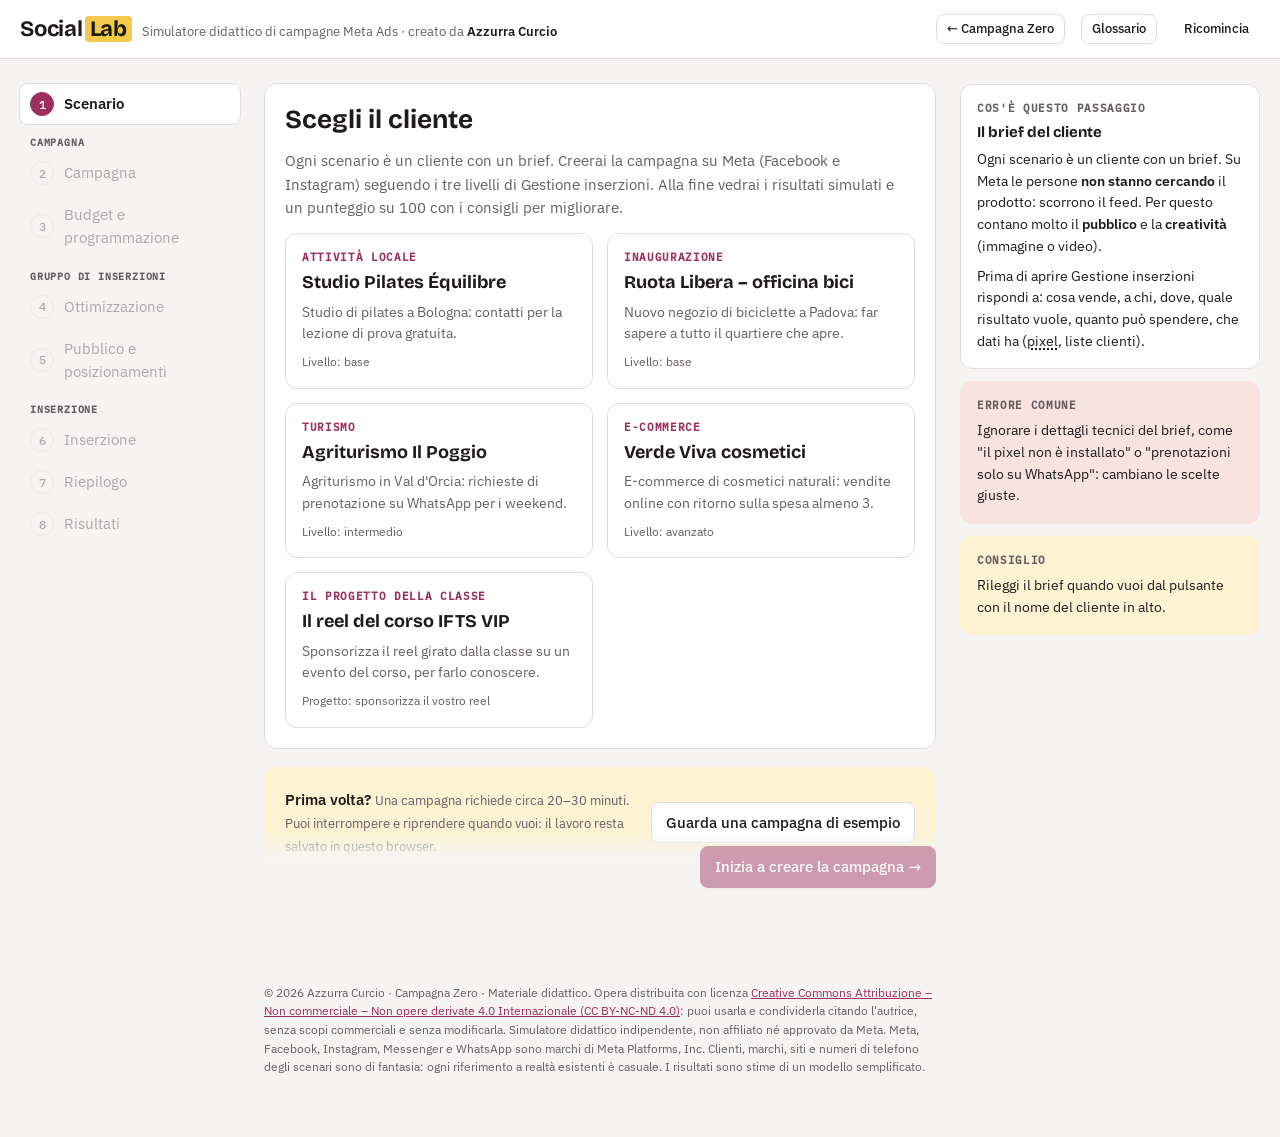
<file: social-lab.html>
<!DOCTYPE html>
<html lang="it">
<head>
<meta charset="utf-8">
<meta name="viewport" content="width=device-width, initial-scale=1">
<title>Social Lab simulatore Meta Ads</title>
<link href="fonts/fonts.css" rel="stylesheet">
<style>
/* Layout: stepper a sinistra · lavoro al centro · spiegazioni a destra (stessa famiglia di Ads Lab, accento diverso) */
:root{
  --paper:#f5f4f2; --surface:#ffffff; --ink:#1f1a1c; --muted:#665d61; --line:#e2dcdf;
  --accent:#9b2f5e; --accent-ink:#ffffff; --accent-soft:#f6e6ed; --mark:#f3c94b; --mark-soft:#fdf3d2;
  --good:#2b7a4b; --warn:#a96300; --bad:#bf3a2b; --good-soft:#e3f2e8; --warn-soft:#fbefdc; --bad-soft:#f8e3df;
  --f-display:"Bricolage Grotesque", "Avenir Next", system-ui, sans-serif;
  --f-body:"IBM Plex Sans", "Segoe UI", system-ui, sans-serif;
  --f-mono:"IBM Plex Mono", ui-monospace, Menlo, monospace;
  color-scheme: light;
}
@media (prefers-color-scheme: dark){
  :root:not([data-theme="light"]){
    --paper:#141113; --surface:#1e1a1c; --ink:#eee8eb; --muted:#a89da2; --line:#352e31;
    --accent:#e07aa6; --accent-ink:#2a0d19; --accent-soft:#3a2230; --mark:#e8bd3c; --mark-soft:#332b14;
    --good:#5cc489; --warn:#e3a243; --bad:#ef7a69; --good-soft:#18301f; --warn-soft:#33270f; --bad-soft:#3a1d18;
    color-scheme: dark;
  }
}
:root[data-theme="dark"]{
  --paper:#141113; --surface:#1e1a1c; --ink:#eee8eb; --muted:#a89da2; --line:#352e31;
  --accent:#e07aa6; --accent-ink:#2a0d19; --accent-soft:#3a2230; --mark:#e8bd3c; --mark-soft:#332b14;
  --good:#5cc489; --warn:#e3a243; --bad:#ef7a69; --good-soft:#18301f; --warn-soft:#33270f; --bad-soft:#3a1d18;
  color-scheme: dark;
}
*{box-sizing:border-box}
html,body{margin:0}
body{background:var(--paper);color:var(--ink);font:15px/1.55 var(--f-body)}
h1,h2,h3{font-family:var(--f-display);line-height:1.2;text-wrap:balance;margin:0}
h2{font-size:26px;font-weight:700}
h3{font-size:17px;font-weight:700}
p{margin:0}
a{color:var(--accent)}
button,input,select,textarea{font:inherit;color:inherit}
:focus-visible{outline:3px solid var(--mark);outline-offset:2px}
.mono{font-family:var(--f-mono);font-variant-numeric:tabular-nums}
.top{display:flex;align-items:center;gap:16px;padding:12px 20px;border-bottom:1px solid var(--line);background:var(--surface);position:sticky;top:0;z-index:5;flex-wrap:wrap}
.brand{display:flex;align-items:baseline;gap:10px;flex-wrap:wrap}
.brand b.logo{font-family:var(--f-display);font-size:22px;letter-spacing:-.01em}
.brand b.logo i{font-style:normal;background:var(--mark);color:#1c1a10;padding:0 5px;border-radius:4px;margin-left:2px}
.brand span{color:var(--muted);font-size:13px}
.brand span b{color:var(--ink);font-weight:600}
.top .sp{flex:1}
.chip{display:inline-flex;align-items:center;gap:6px;font-size:13px;padding:4px 10px;border-radius:999px;background:var(--accent-soft);color:var(--ink)}
.btn{border:1px solid var(--line);background:var(--surface);padding:8px 14px;border-radius:8px;cursor:pointer;font-weight:500}
.btn:hover{border-color:var(--accent)}
.btn.pri{background:var(--accent);border-color:var(--accent);color:var(--accent-ink)}
.btn.pri:hover{filter:brightness(1.07)}
.btn.sm{padding:4px 10px;font-size:13px}
.btn.ghost{border-color:transparent;background:transparent}
.btn:disabled{opacity:.45;cursor:not-allowed}
.app{display:grid;grid-template-columns:220px minmax(0,1fr) 300px;gap:24px;padding:24px 20px 60px;max-width:1440px;margin:0 auto}
.steps{list-style:none;margin:0;padding:0;display:flex;flex-direction:column;gap:2px;position:sticky;top:84px;align-self:start}
.steps .lvl{font:600 10px var(--f-mono);letter-spacing:.08em;text-transform:uppercase;color:var(--muted);padding:10px 10px 2px}
.steps button{width:100%;display:flex;align-items:center;gap:10px;text-align:left;border:0;background:transparent;padding:8px 10px;border-radius:8px;cursor:pointer;color:var(--muted)}
.steps button .n{width:24px;height:24px;flex:none;border-radius:50%;border:1.5px solid var(--line);display:grid;place-items:center;font:500 12px var(--f-mono)}
.steps button.done .n{background:var(--accent-soft);border-color:var(--accent);color:var(--accent)}
.steps button.cur{background:var(--surface);color:var(--ink);font-weight:600;box-shadow:0 0 0 1px var(--line)}
.steps button.cur .n{background:var(--accent);border-color:var(--accent);color:var(--accent-ink)}
.steps button:disabled{cursor:not-allowed;opacity:.5}
main{min-width:0;display:flex;flex-direction:column;gap:18px}
.help{position:sticky;top:84px;align-self:start;display:flex;flex-direction:column;gap:12px;max-height:calc(100vh - 100px);overflow:auto}
.help .box{background:var(--surface);border:1px solid var(--line);border-radius:12px;padding:16px;display:flex;flex-direction:column;gap:8px;font-size:14px}
.help .box h3{font-size:15px}
.help .lab{font:600 11px var(--f-mono);letter-spacing:.06em;text-transform:uppercase;color:var(--muted)}
.help .err{background:var(--bad-soft);border-color:transparent}
.help .tip{background:var(--mark-soft);border-color:transparent}
.help ul{margin:0;padding-left:18px;display:flex;flex-direction:column;gap:4px}
.card{background:var(--surface);border:1px solid var(--line);border-radius:12px;padding:20px;display:flex;flex-direction:column;gap:14px}
.card > header{display:flex;align-items:center;gap:10px;flex-wrap:wrap}
.card > header h3{flex:1}
.lead{color:var(--muted);max-width:68ch}
.field{display:flex;flex-direction:column;gap:6px}
.field > label, .lbl{font-weight:600;font-size:14px}
.hint{font-size:13px;color:var(--muted)}
input[type=text],input[type=number],input[type=date],input[type=url],select,textarea{width:100%;border:1px solid var(--line);background:var(--paper);border-radius:8px;padding:9px 11px}
textarea{resize:vertical;min-height:44px}
input:focus,select:focus,textarea:focus{border-color:var(--accent);outline:none;box-shadow:0 0 0 3px var(--accent-soft)}
.cnt{font:12px var(--f-mono);color:var(--muted);text-align:right}
.cnt.over{color:var(--warn);font-weight:600}
.row{display:flex;gap:12px;flex-wrap:wrap}
.row > *{flex:1;min-width:150px}
.grid2{display:grid;grid-template-columns:1fr 1fr;gap:10px 16px}
.opts{display:grid;grid-template-columns:repeat(auto-fill,minmax(210px,1fr));gap:10px}
.opt{position:relative;display:flex;gap:10px;align-items:flex-start;border:1.5px solid var(--line);border-radius:10px;padding:12px;cursor:pointer;background:var(--surface)}
.opt:hover{border-color:var(--accent)}
.opt input{margin-top:4px;accent-color:var(--accent)}
.opt.on{border-color:var(--accent);background:var(--accent-soft)}
.opt.off{opacity:.5;cursor:not-allowed}
.opt b{display:block;font-size:14px}
.opt small{display:block;color:var(--muted);font-size:13px;line-height:1.4}
.list{display:flex;flex-direction:column;gap:8px}
.scen{display:grid;grid-template-columns:repeat(auto-fill,minmax(260px,1fr));gap:14px}
.sc{border:1.5px solid var(--line);border-radius:12px;padding:16px;background:var(--surface);display:flex;flex-direction:column;gap:8px;cursor:pointer;text-align:left}
.sc:hover{border-color:var(--accent)}
.sc.on{border-color:var(--accent);box-shadow:0 0 0 3px var(--accent-soft)}
.sc .k{font:600 11px var(--f-mono);letter-spacing:.06em;text-transform:uppercase;color:var(--accent)}
.sc h3{font-size:18px}
.sc p{font-size:14px;color:var(--muted)}
.sc .lv{font-size:12px;color:var(--muted)}
.brief{border-left:4px solid var(--mark);background:var(--mark-soft);border-radius:0 10px 10px 0;padding:14px 16px;display:flex;flex-direction:column;gap:8px}
.brief dl{display:grid;grid-template-columns:max-content 1fr;gap:4px 14px;margin:0;font-size:14px}
.brief dt{color:var(--muted)}
.brief dd{margin:0;font-weight:500}
.tabs{display:flex;gap:6px;flex-wrap:wrap;align-items:center}
.tabs button{border:1px solid var(--line);background:var(--surface);border-radius:999px;padding:6px 14px;cursor:pointer;font-size:14px}
.tabs button.on{background:var(--ink);color:var(--paper);border-color:var(--ink)}
.nav{display:flex;justify-content:space-between;gap:10px}
.al{display:flex;gap:10px;align-items:flex-start;padding:10px 12px;border-radius:8px;font-size:14px}
.al.ok{background:var(--good-soft)} .al.warn{background:var(--warn-soft)} .al.bad{background:var(--bad-soft)} .al.info{background:var(--accent-soft)}
.dot{width:10px;height:10px;border-radius:50%;flex:none;margin-top:6px}
.dot.ok{background:var(--good)} .dot.warn{background:var(--warn)} .dot.bad{background:var(--bad)} .dot.info{background:var(--accent)}
/* audience gauge */
.gauge{display:flex;flex-direction:column;gap:6px;border:1px solid var(--line);border-radius:12px;padding:14px;background:var(--paper)}
.gauge .trk{position:relative;height:10px;border-radius:5px;background:linear-gradient(90deg,var(--warn) 0 22%,var(--good) 22% 78%,var(--warn) 78%)}
.gauge .pin{position:absolute;top:-5px;width:4px;height:20px;border-radius:2px;background:var(--ink);transform:translateX(-2px)}
.gauge .ends{display:flex;justify-content:space-between;font-size:12px;color:var(--muted)}
.gauge b{font:500 18px var(--f-mono)}
/* media library */
.lib{display:grid;grid-template-columns:repeat(auto-fill,minmax(150px,1fr));gap:12px}
.med{border:2px solid var(--line);border-radius:10px;overflow:hidden;cursor:pointer;background:var(--surface);display:flex;flex-direction:column;text-align:left;padding:0}
.med.on{border-color:var(--accent);box-shadow:0 0 0 3px var(--accent-soft)}
.med .th{position:relative;display:grid;place-items:center;color:#fff;font:700 13px var(--f-body);text-align:center;padding:8px;aspect-ratio:1/1;overflow:hidden}
.med .th em{position:absolute;left:6px;top:6px;font:600 10px var(--f-mono);font-style:normal;background:rgba(0,0,0,.55);padding:2px 6px;border-radius:4px}
.med .th .ck{position:absolute;right:6px;top:6px;width:22px;height:22px;border-radius:50%;background:rgba(0,0,0,.35);display:grid;place-items:center;font-size:13px}
.med.on .th .ck{background:var(--accent)}
.med .cap{padding:8px 10px;font-size:12.5px;line-height:1.35}
/* previews */
.pv{display:grid;grid-template-columns:minmax(0,340px) 200px;gap:16px;align-items:start}
.post{border:1px solid var(--line);border-radius:12px;background:var(--surface);overflow:hidden;font-family:Helvetica, Arial, sans-serif}
.post .hd{display:flex;gap:8px;align-items:center;padding:10px 12px;font-size:13px}
.post .av{width:32px;height:32px;border-radius:50%;background:var(--accent);color:var(--accent-ink);display:grid;place-items:center;font-weight:700}
.post .hd small{display:block;color:var(--muted);font-size:11px}
.post .tx{padding:0 12px 10px;font-size:13.5px;white-space:pre-wrap;word-break:break-word}
.post .tx i{color:var(--muted);font-style:normal}
.post .md{display:grid;place-items:center;color:#fff;font-weight:700;text-align:center;padding:12px;aspect-ratio:1/1}
.post .car{display:flex;gap:6px;overflow-x:auto;padding:0 0 0 12px}
.post .car .md{flex:0 0 72%;border-radius:8px}
.post .ft{display:flex;align-items:center;gap:10px;padding:10px 12px;background:var(--paper)}
.post .ft div{flex:1;min-width:0}
.post .ft small{display:block;font-size:11px;color:var(--muted);text-transform:uppercase}
.post .ft b{display:block;font-size:14px}
.post .ft span{font-size:12px;color:var(--muted)}
.post .cta{border:0;background:var(--line);color:var(--ink);border-radius:6px;padding:7px 10px;font-weight:600;font-size:13px;white-space:nowrap}
.story{border-radius:14px;aspect-ratio:9/16;position:relative;overflow:hidden;display:grid;place-items:center;color:#fff;font:700 13px Helvetica,Arial,sans-serif;text-align:center;padding:10px}
.story .s-top{position:absolute;top:8px;left:10px;right:10px;display:flex;gap:6px;align-items:center;font-size:11px;font-weight:600}
.story .s-top i{width:18px;height:18px;border-radius:50%;background:#fff;display:inline-block}
.story .s-cta{position:absolute;bottom:12px;left:50%;transform:translateX(-50%);background:#fff;color:#111;border-radius:999px;padding:5px 12px;font-size:12px;white-space:nowrap}
.story .crop{position:absolute;inset:0;display:grid;place-items:center}
.story .bars{position:absolute;inset:0;background:repeating-linear-gradient(0deg,transparent 0 100%)}
table{border-collapse:collapse;width:100%;font-size:14px}
th,td{text-align:left;padding:8px 10px;border-bottom:1px solid var(--line);vertical-align:top}
th{font-size:12px;color:var(--muted);font-weight:600;text-transform:uppercase;letter-spacing:.04em}
td.num,th.num{text-align:right;font-family:var(--f-mono);font-variant-numeric:tabular-nums;white-space:nowrap}
.tw{overflow-x:auto}
.hero{display:grid;grid-template-columns:auto 1fr;gap:24px;align-items:center}
.ring{--p:0;width:132px;height:132px;border-radius:50%;background:conic-gradient(var(--c) calc(var(--p)*1%), var(--line) 0);display:grid;place-items:center}
.ring > div{width:104px;height:104px;border-radius:50%;background:var(--surface);display:grid;place-items:center;text-align:center}
.ring b{font:700 36px var(--f-display);line-height:1}
.ring small{font-size:12px;color:var(--muted)}
.kpis{display:grid;grid-template-columns:repeat(auto-fill,minmax(130px,1fr));gap:10px}
.kpi{border:1px solid var(--line);border-radius:10px;padding:12px;background:var(--paper)}
.kpi.hi{border-color:var(--accent);background:var(--accent-soft)}
.kpi span{display:block;font-size:12px;color:var(--muted)}
.kpi b{font:500 21px var(--f-mono);font-variant-numeric:tabular-nums}
.stack{display:flex;height:28px;border-radius:8px;overflow:hidden;background:var(--line)}
.stack > div{height:100%}
.legend{display:flex;flex-wrap:wrap;gap:8px 18px;font-size:13px}
.legend span{display:inline-flex;align-items:center;gap:6px}
.legend i{width:12px;height:12px;border-radius:3px;display:inline-block}
.cat{display:flex;flex-direction:column;gap:8px}
.cat > header{display:flex;align-items:center;gap:10px}
.cat > header h3{flex:1;font-size:16px}
.bar{height:6px;border-radius:3px;background:var(--line);overflow:hidden}
.bar i{display:block;height:100%;background:var(--accent)}
.pts{font:500 13px var(--f-mono);color:var(--muted);white-space:nowrap}
.tag{font-size:12px;padding:2px 8px;border-radius:999px;white-space:nowrap}
.tag.ok{background:var(--good-soft);color:var(--good)} .tag.bad{background:var(--bad-soft);color:var(--bad)} .tag.warn{background:var(--warn-soft);color:var(--warn)} .tag.mut{background:var(--paper);color:var(--muted);border:1px solid var(--line)}
.fine{font-size:12px;color:var(--muted)}
.top3{counter-reset:t;display:flex;flex-direction:column;gap:8px;margin:0;padding:0;list-style:none}
.top3 li{counter-increment:t;display:grid;grid-template-columns:28px 1fr;gap:8px;font-size:14px}
.top3 li::before{content:counter(t);width:24px;height:24px;border-radius:50%;background:var(--mark);color:#1c1a10;display:grid;place-items:center;font:700 12px var(--f-mono)}
.ov{position:fixed;inset:0;background:rgba(14,10,12,.5);display:none;place-items:center;z-index:20;padding:16px}
.ov.on{display:grid}
.modal{background:var(--surface);border-radius:14px;max-width:720px;width:100%;max-height:85vh;overflow:auto;padding:22px;display:flex;flex-direction:column;gap:14px}
.modal dl{margin:0;display:flex;flex-direction:column;gap:10px}
.modal dt{font-weight:600}
.modal dd{margin:0;color:var(--muted);font-size:14px}
.modal textarea{min-height:240px;font:13px var(--f-mono)}
.struct{display:flex;gap:8px;align-items:center;flex-wrap:wrap;font-size:13px}
.struct span{padding:4px 10px;border-radius:6px;background:var(--paper);border:1px solid var(--line)}
.struct span.on{background:var(--accent);color:var(--accent-ink);border-color:var(--accent)}
@media (max-width:1180px){
  .app{grid-template-columns:200px minmax(0,1fr)}
  .help{grid-column:2;position:static;max-height:none}
}
@media (max-width:820px){
  .app{grid-template-columns:1fr;padding:16px}
  .steps{flex-direction:row;overflow-x:auto;position:static;gap:4px}
  .steps .lvl{display:none}
  .steps button{white-space:nowrap}
  .help{grid-column:1}
  .pv,.grid2,.hero{grid-template-columns:1fr}
}
@media (prefers-reduced-motion:no-preference){.bar i,.stack > div{transition:width .5s ease}}

/* ===== Ritocchi di visualizzazione: aiuto richiudibile, navigazione sempre visibile, mobile compatto ===== */
.cred-m{display:none}
.helpm{display:none;background:var(--mark-soft);border-radius:12px;padding:0}
.helpm summary{cursor:pointer;list-style:none;padding:12px 16px;display:flex;align-items:center;gap:8px;font-weight:600;font-size:15px}
.helpm summary::-webkit-details-marker{display:none}
.helpm summary::before{content:"?";width:22px;height:22px;flex:none;border-radius:50%;background:var(--ink);color:var(--paper);display:grid;place-items:center;font:600 12px var(--f-mono)}
.helpm summary::after{content:"Apri";margin-left:auto;font:500 12px var(--f-mono);color:var(--muted)}
.helpm[open] summary::after{content:"Chiudi"}
.helpm .hb{padding:0 16px 16px;display:flex;flex-direction:column;gap:10px;font-size:14px}
.helpm .hb ul{margin:0;padding-left:18px;display:flex;flex-direction:column;gap:4px}
.helpm .hb table{font-size:13px}
.helpm .hx{border-radius:8px;padding:10px 12px;font-size:14px}
.helpm .hx.e{background:var(--bad-soft)} .helpm .hx.t{background:var(--surface)}
.helpm .hx b{display:block;font:600 11px var(--f-mono);letter-spacing:.06em;text-transform:uppercase;color:var(--muted);margin-bottom:2px}
.nav{position:sticky;bottom:0;z-index:3;padding:16px 0 calc(12px + env(safe-area-inset-bottom));background:linear-gradient(to bottom,transparent,var(--paper) 40%)}
.nav .btn{box-shadow:0 1px 2px rgba(0,0,0,.06)}
@media (max-width:1180px){
  .help{display:none}
  .helpm{display:block}
  .app{grid-template-columns:200px minmax(0,1fr)}
}
@media (max-width:820px){
  .top{position:static;padding:10px 16px;gap:8px 10px}
  .brand > span:not(.cred-m){display:none}
  .cred-m{display:inline;font-size:12px;color:var(--muted)}
  .top .sp{flex-basis:100%;height:0}
  #scChip{flex:1;min-width:0}
  #scChip .chip{max-width:100%;overflow:hidden;white-space:nowrap;text-overflow:ellipsis;display:block;text-align:left}
  .app{grid-template-columns:1fr;padding:0 16px 24px;gap:14px}
  .steps{position:sticky;top:0;z-index:4;background:var(--paper);margin:0 -16px;padding:8px 16px;border-bottom:1px solid var(--line);scrollbar-width:none}
  .steps::-webkit-scrollbar{display:none}
  .steps button{padding:6px 10px}
  main{gap:14px}
  .card{padding:16px;border-radius:12px;gap:12px}
  h2{font-size:22px}
  .lead{font-size:14px}
  table{font-size:13px}
  th,td{padding:7px 8px}
  .hero{justify-items:start;gap:14px}
  .ring{width:112px;height:112px}.ring > div{width:88px;height:88px}.ring b{font-size:30px}
  .kpi b{font-size:18px}
  .nav .btn{flex:1;padding:12px}
  .nav .btn[style*="hidden"]{flex:0;padding:0;border:0;width:0}
  #phone{align-items:center!important;width:100%}
  .modal{padding:18px;max-height:90vh}
}
.top a.btn{white-space:nowrap}
@media (max-width:820px){#scChip{flex:1 1 100%}}
.term{text-decoration:underline dotted;text-decoration-thickness:1.5px;text-underline-offset:3px;cursor:help;border-radius:3px}
.term:focus-visible{outline:2px solid var(--mark)}
#tip{position:absolute;z-index:40;display:none;background:var(--ink);color:var(--paper);font:13px/1.45 var(--f-body);padding:8px 11px;border-radius:8px;box-shadow:0 6px 20px rgba(0,0,0,.18);pointer-events:none}
.exbox{flex-direction:row;align-items:center;gap:14px;background:var(--mark-soft);border-color:transparent}
.exbox > div{flex:1}
@media (max-width:820px){.exbox{flex-direction:column;align-items:stretch}}
</style>
</head>
<body>
<div class="top">
  <div class="brand"><b class="logo">Social<i>Lab</i></b><span>Simulatore didattico di campagne Meta Ads · creato da <b>Azzurra Curcio</b></span><span class="cred-m">di Azzurra Curcio</span></div>
  <span class="sp"></span>
  <span id="scChip"></span>
  <a class="btn sm" href="index.html" style="text-decoration:none;color:inherit">← Campagna Zero</a>
  <button class="btn sm" id="bGloss" type="button">Glossario</button>
  <button class="btn sm ghost" id="bReset" type="button">Ricomincia</button>
</div>
<div class="app">
  <ol class="steps" id="steps"></ol>
  <main id="view"></main>
  <aside class="help" id="help"></aside>
</div>
<div class="ov" id="ov"><div class="modal" id="modal" role="dialog" aria-modal="true"></div></div>

<script>
/* ================= DATI GENERALI ================= */
const OBJ=[
 {id:'notorieta',t:'Notorietà',d:'Mostrare le inserzioni al maggior numero di persone che probabilmente le ricorderanno.'},
 {id:'traffico',t:'Traffico',d:'Portare persone verso un sito, un\'app, un profilo o una chat.'},
 {id:'interazione',t:'Interazione',d:'Ottenere messaggi, visualizzazioni dei video, interazioni con i post.'},
 {id:'contatti',t:'Contatti',d:'Raccogliere contatti di potenziali clienti (moduli, messaggi, chiamate).'},
 {id:'app',t:'Promozione dell\'app',d:'Far installare un\'app. Il cliente non ha un\'app.',off:true},
 {id:'vendite',t:'Vendite',d:'Trovare persone che probabilmente acquisteranno il prodotto o servizio.'}
];
const CL={sito:'Sito web',moduli:'Moduli istantanei',messaggi:'App di messaggistica',chiamate:'Chiamate',profilo:'Profilo Instagram o Facebook',inserzione:'Sulla tua inserzione'};
const CLD={sito:'Le persone vanno sul sito del cliente.',moduli:'Le persone compilano un modulo dentro Facebook o Instagram, senza uscire dall\'app.',messaggi:'Le persone avviano una chat (WhatsApp, Messenger, Instagram Direct).',chiamate:'Le persone chiamano con un tocco.',profilo:'Le persone visitano il profilo social.',inserzione:'Le persone interagiscono con l\'inserzione stessa (video, post).'};
const CONVLOC={notorieta:[],traffico:['sito','messaggi','profilo','chiamate'],interazione:['messaggi','inserzione','sito','chiamate'],contatti:['sito','moduli','messaggi','chiamate'],vendite:['sito','messaggi','chiamate']};
const GL={copertura:'Massimizza la copertura delle inserzioni',impressioni:'Massimizza il numero di impressioni',ricordo:'Massimizza il ricordo pubblicitario',thruplay:'Massimizza le ThruPlay (video visti)',lpv:'Massimizza le visualizzazioni della pagina di destinazione',clic:'Massimizza il numero di clic sul link',reachday:'Massimizza la copertura unica giornaliera',conv:'Massimizza il numero di conversazioni',visite:'Massimizza le visite al profilo',chiam:'Massimizza il numero di chiamate',postEng:'Massimizza l\'interazione con i post',convs:'Massimizza il numero di conversioni',value:'Massimizza il valore delle conversioni',leads:'Massimizza il numero di contatti',leadsConv:'Massimizza il numero di contatti di conversione (serve il CRM collegato)',leadsMsg:'Massimizza il numero di contatti nelle chat'};
const GOPTS=(o,l)=>{if(o==='notorieta')return['copertura','impressioni','ricordo','thruplay'];const m={
 traffico:{sito:['lpv','clic','reachday'],messaggi:['conv'],profilo:['visite'],chiamate:['chiam']},
 interazione:{messaggi:['conv'],inserzione:['postEng','thruplay'],sito:['lpv','clic'],chiamate:['chiam']},
 contatti:{sito:['convs','lpv','clic'],moduli:['leads','leadsConv'],messaggi:['leadsMsg','conv'],chiamate:['chiam']},
 vendite:{sito:['convs','value','lpv','clic'],messaggi:['conv'],chiamate:['chiam']}};return(m[o]||{})[l]||[]};
const GCAT={copertura:'reach',impressioni:'reach',ricordo:'reach',reachday:'reach',thruplay:'eng',postEng:'eng',lpv:'click',clic:'click',visite:'click',convs:'conv',value:'conv',leads:'conv',leadsConv:'conv',leadsMsg:'conv',conv:'conv',chiam:'conv'};
const EVENTS=[['acquisto','Acquisto'],['carrello','Aggiunta al carrello'],['contenuto','Visualizzazione contenuto'],['lead','Lead'],['registrazione','Registrazione completata'],['contatto','Contatto']];
const BIDS=[
 {id:'volume',t:'Volume più elevato',d:'Meta cerca di ottenere più risultati possibile con il budget. Nessun limite di costo.'},
 {id:'costcap',t:'Obiettivo di costo per risultato',d:'Indichi il costo medio per risultato che vuoi mantenere.'},
 {id:'bidcap',t:'Limite dell\'offerta',d:'Imposti l\'offerta massima in ogni asta. Per utenti esperti.'},
 {id:'roas',t:'Obiettivo ROAS',d:'Indichi il ritorno minimo sulla spesa. Solo per vendite con valore delle conversioni.'}
];
const CTAS=[['nessuno','Nessun pulsante'],['acquista','Acquista ora'],['scopri','Scopri di più'],['iscriviti','Iscriviti'],['prenota','Prenota ora'],['offerta','Richiedi offerta'],['whatsapp','Invia messaggio WhatsApp'],['messaggio','Invia messaggio'],['chiama','Chiama ora'],['contattaci','Contattaci'],['indicazioni','Indicazioni stradali']];
const SPECIAL=[['none','Nessuna categoria'],['credito','Credito'],['occupazione','Occupazione'],['alloggi','Alloggi'],['sociali','Temi sociali, elezioni o politica'],['finanza','Prodotti e servizi finanziari']];
const LOCS=[
 {id:'italia',t:'Italia',pop:38e6},
 {id:'regioni',t:'Toscana, Lazio, Emilia-Romagna e Umbria',pop:11e6},
 {id:'toscana',t:'Toscana',pop:2.8e6},
 {id:'siena20',t:'Siena + 20 km',pop:130e3},
 {id:'emilia',t:'Emilia-Romagna',pop:3.3e6},
 {id:'bologna40',t:'Bologna + 40 km',pop:1.0e6},
 {id:'bologna10',t:'Bologna + 10 km',pop:520e3},
 {id:'veneto',t:'Veneto',pop:3.6e6},
 {id:'padova15',t:'Padova + 15 km',pop:480e3},
 {id:'padova5',t:'Padova + 5 km',pop:220e3},
 {id:'citta_corso',t:'Pisa + 30 km',pop:600e3},
 {id:'regione_corso',t:'Toscana',pop:2.8e6}
];
const COURSE_LOCS=['citta_corso','regione_corso'];
const locsFor=sc=>sc.locList?LOCS.filter(l=>sc.locList.includes(l.id)):LOCS.filter(l=>!COURSE_LOCS.includes(l.id));
const PL=[['fbfeed','Feed di Facebook',.3],['igfeed','Feed di Instagram',.25],['stories','Storie (Facebook e Instagram)',.15],['reels','Reels (Facebook e Instagram)',.22],['an','Audience Network (app e siti esterni)',.05],['msgr','Messenger',.03]];
const POLICY=/\b(hai|sei|soffri|ti senti|stanc[oa] di)\b[^.?!\n]{0,40}\b(mal di schiena|sovrappes|grass|chili|ciccia|ansia|ansios|depress|stress|dolor|cellulit|fuori forma|rughe|brufol|acne|single|calv)/i;

/* ================= SCENARI ================= */
const SC={
 pilates:{id:'pilates',k:'Attività locale',name:'Studio Pilates Équilibre',lv:'Livello: base',
  short:'Studio di pilates a Bologna: contatti per la lezione di prova gratuita.',
  facts:[['Cosa fa','Pilates con reformer, lezioni individuali e in piccoli gruppi (max 6 persone)'],['Dove','Bologna, zona Santo Stefano. I clienti arrivano dalla città e dalla prima cintura (circa 10 km)'],['Pubblico','Donne e uomini 28–60 anni, soprattutto donne, interessati a benessere e postura'],['Obiettivo','Raccogliere contatti (nome e telefono) di chi vuole la lezione di prova gratuita: la titolare li richiama'],['Budget','20 € al giorno, continuativo'],['Sito','www.equilibrepilates.it — attenzione: il pixel di Meta NON è installato'],['Social','Pagina Facebook e profilo Instagram @equilibre.pilates (3.200 follower)'],['Informativa privacy','www.equilibrepilates.it/privacy']],
  kpi:'lead',kpiL:'Contatti',kpiQ:'Contatti di qualità',
  objIdeal:['contatti'],objPart:{interazione:3,traffico:3,vendite:2},
  convIdeal:['moduli'],convOk:{messaggi:4,chiamate:3,sito:1},
  goalIdeal:['leads'],goalOk:{leadsConv:2,leadsMsg:4,conv:3,chiam:3,convs:1,lpv:2,clic:2},
  pixel:false,event:null,msgApp:null,phoneNeeded:true,
  budget:{type:'daily',amount:20,lo:18,hi:22,olo:14,ohi:28},days:30,
  bidOk:{volume:4,costcap:2,bidcap:1,roas:0},
  cpm:7,ctr:.011,rate:{sito:.02,moduli:.13,moduliI:.08,messaggi:.07,chiamate:.03},qual:{sito:.8,moduli:.5,moduliI:.85,messaggi:.65,chiamate:.9},
  loc:{bologna10:[.92,8],bologna40:[.5,5],emilia:[.15,2],italia:[.015,0]},
  age:[28,60],gender:{all:[.8,3],f:[.95,3],m:[.35,0]},
  interests:[['Pilates',1],['Yoga',1],['Fitness e benessere',1],['Postura',.8],['Bodybuilding',0],['Calcio',0],['Videogiochi',0],['Viaggi',.2]],
  custom:[{id:'igeng',t:'Hanno interagito con il profilo Instagram (365 giorni)',size:9000,warm:1.8},{id:'lalig',t:'Pubblico simile 1% a chi ha interagito su Instagram',size:380000,warm:1.1,lal:true},{id:'vis',t:'Visitatori del sito (non disponibile: manca il pixel)',size:0,warm:1,off:true}],
  formatFit:{single:[1,3],carousel:[.85,2]},
  media:[{id:'v1',t:'Video 15 s: lezione al reformer con l\'istruttrice',ratio:'9:16',type:'video',q:.95,c:['#b98f73','#5a3d33']},{id:'f1',t:'Foto: allieva al reformer, luce naturale',ratio:'4:5',type:'foto',q:.85,c:['#d8c3ad','#8b6b55']},{id:'f2',t:'Foto: sala vuota con gli attrezzi',ratio:'1:1',type:'foto',q:.5,c:['#cfcac3','#7e7870']},{id:'g1',t:'Grafica: "PROMO!!! -50% SOLO OGGI"',ratio:'1:1',type:'grafica',q:.25,c:['#ff2d55','#ffcc00'],txt:'PROMO!!! -50% SOLO OGGI',note:'troppo testo e tono aggressivo'},{id:'s1',t:'Foto stock: donna che solleva pesi in palestra',ratio:'1.91:1',type:'foto',q:.3,c:['#5b6b7a','#222b33'],note:'foto stock, non rappresenta lo studio'}],
  offer:['prov','gratuit','gratis','prima lezione','omaggio','senza cost','senza impegno','regal','free'],benefit:['postura','schiena','benessere','energi','piccoli gruppi','piccolo gruppo','reformer','istruttor','istruttric','insegnant','6 persone','sei persone','flessibil','tonic','santo stefano','bologna','equilibri','rilass','movimento','corpo','seguit','personalizzat'],
  ctaGood:['iscriviti','prenota','offerta'],ctaOk:['scopri','contattaci','chiama'],
  domain:'equilibrepilates.it',paths:['/prova','/lezioni','/privacy']},
 bici:{id:'bici',k:'Inaugurazione',name:'Ruota Libera – officina bici',lv:'Livello: base',
  short:'Nuovo negozio di biciclette a Padova: far sapere a tutto il quartiere che apre.',
  facts:[['Cosa fa','Officina e negozio di biciclette: riparazioni, bici da città, e-bike'],['Dove','Padova, quartiere Portello. Nuovo negozio'],['Evento','Inaugurazione sabato 12 dicembre 2026, con festa e sconto del 20% sulle riparazioni per tutto dicembre'],['Pubblico','Chi vive in città, entro circa 5 km, dai 18 anni in su'],['Obiettivo','Far conoscere l\'apertura al maggior numero di persone della zona (non servono clic)'],['Budget','300 € in totale, dal 28 novembre al 12 dicembre 2026'],['Sito','www.ruotalibera-padova.it — pagina: /inaugurazione'],['Social','Pagina Facebook e profilo Instagram @ruotalibera.pd (aperti da poco: 400 follower)']],
  kpi:'reach',kpiL:'Persone raggiunte in zona',
  objIdeal:['notorieta'],objPart:{traffico:3,interazione:3},
  convIdeal:[],convOk:{sito:3,inserzione:4,profilo:3},
  goalIdeal:['copertura'],goalOk:{ricordo:4,reachday:4,impressioni:2,thruplay:3,postEng:2,lpv:1,clic:1,visite:2},
  pixel:true,event:null,msgApp:null,phoneNeeded:false,
  budget:{type:'total',amount:300,lo:280,hi:320,olo:220,ohi:380,start:'2026-11-28',end:'2026-12-12'},days:15,
  bidOk:{volume:4,costcap:1,bidcap:1,roas:0},
  cpm:3.6,ctr:.008,rate:{},qual:{},
  loc:{padova5:[.95,8],padova15:[.7,6],veneto:[.07,1],italia:[.006,0]},
  age:[18,65],gender:{all:[1,3],f:[.55,1],m:[.55,1]},
  interests:[['Ciclismo',1],['Biciclette',1],['Mobilità sostenibile',.8],['Mountain bike',.6],['Moda',0],['Videogiochi',0],['Automobili',0],['Cucina',0]],
  custom:[{id:'igeng',t:'Hanno interagito con il profilo Instagram (365 giorni)',size:1200,warm:1.5},{id:'lalig',t:'Pubblico simile 1% a chi ha interagito su Instagram',size:380000,warm:1,lal:true}],
  formatFit:{single:[1,3],carousel:[.9,3]},
  media:[{id:'v1',t:'Video 20 s: il meccanico al lavoro nel negozio nuovo',ratio:'9:16',type:'video',q:.9,c:['#4c7a5b','#1f3a2a']},{id:'f1',t:'Foto: vetrina con le bici e l\'insegna',ratio:'4:5',type:'foto',q:.8,c:['#e0b25c','#7a4f1b']},{id:'f2',t:'Foto: e-bike su sfondo bianco',ratio:'1:1',type:'foto',q:.55,c:['#e8e8e8','#9a9a9a']},{id:'g1',t:'Grafica: "INAUGURAZIONE!!! VIENI!!!" su sfondo rosso',ratio:'1:1',type:'grafica',q:.25,c:['#e01b24','#7a0d12'],txt:'INAUGURAZIONE!!! VIENI!!!',note:'troppo testo, nessuna immagine del negozio'},{id:'s1',t:'Foto stock: ciclista su strada di montagna',ratio:'1.91:1',type:'foto',q:.3,c:['#6c8fb3','#2b3f57'],note:'foto stock, non parla del negozio'}],
  offer:['12 dicembre','dicembre','inaugur','apre','apriamo','aperti','apertura','scont','20%','20 per cento','festa','nuovo negozio','nuova officina','sabato','novita'],benefit:['riparazion','ripariamo','e bike','ebike','officina','portello','padova','tagliand','assistenz','bici','biciclett','meccanic','manutenzion','cicl'],
  ctaGood:['scopri','indicazioni'],ctaOk:['chiama','nessuno','contattaci'],
  domain:'ruotalibera-padova.it',paths:['/inaugurazione']},
 agriturismo:{id:'agriturismo',k:'Turismo',name:'Agriturismo Il Poggio',lv:'Livello: intermedio',
  short:'Agriturismo in Val d\'Orcia: richieste di prenotazione su WhatsApp per i weekend.',
  facts:[['Cosa fa','Agriturismo con 6 camere, cucina tipica e degustazione di vini'],['Dove','Val d\'Orcia (Siena)'],['Pubblico','Coppie 30–65 anni che vivono a 1–3 ore di auto: Toscana, Lazio, Emilia-Romagna, Umbria'],['Offerta','Weekend d\'inverno: 2 notti + cena degustazione a 290 € a coppia'],['Obiettivo','Richieste di prenotazione. Le prenotazioni si gestiscono solo su WhatsApp Business'],['Budget','25 € al giorno, continuativo'],['Sito','www.ilpoggio-valdorcia.it — pixel installato, ma sul sito non si può prenotare'],['Social','Pagina Facebook e profilo Instagram @ilpoggio.valdorcia (11.000 follower)']],
  kpi:'messaggi',kpiL:'Conversazioni avviate',kpiQ:'Richieste di prenotazione',
  objIdeal:['contatti','interazione'],objPart:{traffico:3,vendite:4},
  convIdeal:['messaggi'],convOk:{moduli:3,chiamate:3,sito:1},
  goalIdeal:['conv','leadsMsg'],goalOk:{leads:3,chiam:3,lpv:1,clic:1,convs:1},
  pixel:true,event:'contatto',msgApp:'whatsapp',phoneNeeded:false,
  budget:{type:'daily',amount:25,lo:23,hi:27,olo:18,ohi:33},days:30,
  bidOk:{volume:4,costcap:2,bidcap:1,roas:0},
  cpm:6,ctr:.012,rate:{messaggi:.16,messaggiAlt:.11,moduli:.1,moduliI:.06,chiamate:.03,sito:.012},qual:{messaggi:.3,messaggiAlt:.2,moduli:.15,moduliI:.25,chiamate:.4,sito:.3},
  loc:{regioni:[.85,8],toscana:[.55,5],italia:[.45,5],emilia:[.5,4],bologna40:[.55,4],bologna10:[.55,3],siena20:[.08,1],veneto:[.25,2],padova15:[.25,1],padova5:[.25,1]},
  age:[30,65],gender:{all:[1,3],f:[.9,2],m:[.9,2]},
  interests:[['Viaggi',1],['Vino',1],['Agriturismo',1],['Enogastronomia',1],['Trekking',.6],['Videogiochi',0],['Calcio',0],['Bodybuilding',0]],
  custom:[{id:'igeng',t:'Hanno interagito con il profilo Instagram (365 giorni)',size:30000,warm:1.6},{id:'vis',t:'Visitatori del sito (180 giorni)',size:9000,warm:1.9},{id:'lalig',t:'Pubblico simile 1% a chi ha interagito su Instagram',size:380000,warm:1.15,lal:true}],
  formatFit:{carousel:[1,3],single:[.85,2]},
  media:[{id:'f1',t:'Foto: camera con il camino acceso',ratio:'4:5',type:'foto',q:.9,c:['#c96f3b','#4a2412']},{id:'f2',t:'Foto: pici al ragù e calice di rosso',ratio:'1:1',type:'foto',q:.85,c:['#b8462f','#5e1f12']},{id:'f3',t:'Foto: colline e cipressi all\'alba',ratio:'4:5',type:'foto',q:.9,c:['#e9b872','#6b7d3f']},{id:'v1',t:'Video 20 s: coppia a cena in terrazza al tramonto',ratio:'9:16',type:'video',q:.9,c:['#f08a4b','#4b2a4e']},{id:'g1',t:'Grafica: listino prezzi con molto testo',ratio:'1:1',type:'grafica',q:.25,c:['#ffffff','#bbbbbb'],txt:'LISTINO 2026 · CAMERA DOPPIA · SUPPLEMENTI · ORARI',note:'troppo testo, illeggibile da telefono'},{id:'s1',t:'Foto stock: il Colosseo a Roma',ratio:'1.91:1',type:'foto',q:.1,c:['#c9a27e','#5d4632'],note:'non c\'entra con l\'agriturismo'}],
  offer:['290','2 notti','due notti','weekend','fine settimana','pacchett','cena','degust','offert','soggiorn','notti'],benefit:['camino','val d','orcia','cipress','vino','vini','relax','rilass','collin','tipic','toscan','romantic','coppia','campagna','silenzio','natura','tramont','cucina'],
  ctaGood:['whatsapp'],ctaOk:['messaggio','scopri','prenota'],
  domain:'ilpoggio-valdorcia.it',paths:['/camere','/weekend']},
 cosmetici:{id:'cosmetici',k:'E-commerce',name:'Verde Viva cosmetici',lv:'Livello: avanzato',
  short:'E-commerce di cosmetici naturali: vendite online con ritorno sulla spesa almeno 3.',
  facts:[['Cosa fa','E-commerce di cosmetici naturali certificati bio: creme viso, sieri, detergenti'],['Dove','Spedizione in tutta Italia'],['Pubblico','Soprattutto donne 25–55 anni attente agli ingredienti naturali'],['Offerta','Spedizione gratuita sopra i 35 € e campioncino omaggio in ogni ordine'],['Obiettivo','Vendite online con ROAS (valore vendite ÷ spesa) di almeno 3'],['Dati','Pixel e API Conversioni attivi da 2 anni: circa 250 acquisti al mese, scontrino medio 38 €. Lista clienti di 6.000 email'],['Indicazione del cliente','Un gruppo di inserzioni per trovare nuovi clienti e uno di remarketing per chi ha visitato il sito senza acquistare'],['Budget','60 € al giorno, continuativo'],['Sito','www.verdeviva.it — pagine: /viso, /bestseller']],
  kpi:'acquisti',kpiL:'Acquisti',
  objIdeal:['vendite'],objPart:{traffico:2,contatti:1,interazione:1},
  convIdeal:['sito'],convOk:{messaggi:1,chiamate:0},
  goalIdeal:['convs','value'],goalOk:{lpv:2,clic:1,conv:1},
  pixel:true,event:'acquisto',msgApp:null,phoneNeeded:false,
  budget:{type:'daily',amount:60,lo:55,hi:65,olo:45,ohi:75},days:30,
  bidOk:{volume:4,costcap:3,bidcap:1,roas:4},
  cpm:9,ctr:.016,cr:.06,aov:38,rate:{},qual:{},
  loc:{italia:[1,8],regioni:[1,3],toscana:[1,1],emilia:[1,1],veneto:[1,1],bologna40:[1,1],bologna10:[1,1],siena20:[1,0],padova15:[1,1],padova5:[1,0]},
  age:[25,55],gender:{all:[.8,3],f:[.95,3],m:[.3,0]},
  interests:[['Cosmetici naturali',1],['Cura della pelle',1],['Bellezza',1],['Prodotti biologici',1],['Sostenibilità',.6],['Calcio',0],['Automobili',0],['Videogiochi',0]],
  custom:[{id:'vis30',t:'Visitatori del sito (30 giorni)',size:28000,warm:2.6,rt:true},{id:'cart7',t:'Hanno aggiunto al carrello (7 giorni)',size:2500,warm:4,rt:true},{id:'buy30',t:'Acquirenti (30 giorni)',size:250,warm:1.3,buyers:true},{id:'clienti',t:'Lista clienti (6.000 email)',size:6000,warm:1.4,buyers:true},{id:'lal',t:'Pubblico simile 1% alla lista clienti',size:400000,warm:1.25,lal:true},{id:'igeng',t:'Hanno interagito con il profilo Instagram (365 giorni)',size:15000,warm:1.6}],
  formatFit:{carousel:[1,3],single:[1,3]},
  media:[{id:'v1',t:'Video UGC 15 s: cliente che racconta la sua routine viso',ratio:'9:16',type:'video',q:.95,c:['#c7a48d','#6f4d3f']},{id:'f1',t:'Foto: crema viso con ingredienti naturali',ratio:'4:5',type:'foto',q:.85,c:['#a8c39a','#46623b']},{id:'f2',t:'Foto: siero su sfondo bianco',ratio:'1:1',type:'foto',q:.7,c:['#f1ede6','#b9b0a2']},{id:'f3',t:'Foto: set bestseller su sfondo bianco',ratio:'1:1',type:'foto',q:.7,c:['#efe7dc','#a99b86']},{id:'g1',t:'Grafica: "SALDI -70%!!! ULTIMI PEZZI"',ratio:'1:1',type:'grafica',q:.25,c:['#111111','#ff2d2d'],txt:'SALDI -70%!!! ULTIMI PEZZI',note:'promessa falsa (non ci sono saldi) e troppo testo'},{id:'s1',t:'Foto stock: modella in costume in spiaggia',ratio:'1.91:1',type:'foto',q:.25,c:['#5fb7d4','#1d5d73'],note:'foto stock, non mostra il prodotto'}],
  offer:['spedizion','gratuit','gratis','campion','omaggio','regalo','35','free shipping'],benefit:['natural','bio','certificat','ingredient','pelle','idrat','vegan','senza','delicat','viso','crem','sier','routine','luminos','pura','sensibil'],
  ctaGood:['acquista'],ctaOk:['scopri','offerta'],
  domain:'verdeviva.it',paths:['/viso','/bestseller']},
 reel:{id:'reel',k:'Il progetto della classe',name:'Il reel del corso IFTS VIP',lv:'Progetto: sponsorizza il vostro reel',
  short:'Sponsorizza il reel girato dalla classe su un evento del corso, per farlo conoscere.',
  facts:[['Cosa promuovi','Un reel realizzato dalla classe che racconta un episodio verosimile della vita del corso IFTS VIP (Videomaking, Innovazione, Pubblicità), per far conoscere il corso e attirare nuovi iscritti'],['Il contenuto','Reel verticale 9:16 di 45 secondi, con dialoghi originali, sottotitoli e un brano della libreria audio commerciale di Instagram'],['Pubblico','Ragazze e ragazzi 18–29 anni che vivono a Pisa e dintorni (il corso si svolge a Pisa), interessati a video, social e creatività'],['Obiettivo','Far vedere il reel al maggior numero di persone in target e portarle sul profilo Instagram del corso'],['Budget','70 € in totale per 7 giorni'],['Account','Profilo Instagram professionale del corso, collegato a una Pagina Facebook'],['Sito','www.corso-ifts-vip.it — pagina /iscrizioni (sito di fantasia per l\'esercizio). Pixel non installato']],
  kpi:'video',kpiL:'ThruPlay (video visti)',kpiQ:'Visite al profilo stimate',
  objIdeal:['interazione','notorieta'],objPart:{traffico:4,contatti:1,vendite:0},
  convIdeal:['inserzione'],convOk:{sito:2,messaggi:1,chiamate:0},
  goalIdeal:['thruplay'],goalOk:{postEng:4,copertura:4,ricordo:3,impressioni:2,visite:4,lpv:2,clic:2,conv:1},
  pixel:false,event:null,msgApp:null,phoneNeeded:false,
  budget:{type:'total',amount:70,lo:65,hi:75,olo:50,ohi:90,days:7},days:7,
  bidOk:{volume:4,costcap:1,bidcap:1,roas:0},
  cpm:5,ctr:.008,rate:{},qual:{},
  locList:['citta_corso','regione_corso','italia'],loc:{citta_corso:[.92,8],regione_corso:[.6,6],italia:[.08,1]},
  age:[18,29],gender:{all:[1,3],f:[.55,1],m:[.55,1]},
  interests:[['Film e video',1],['Social media',1],['Fotografia',.8],['Design e creatività',.8],['Istruzione',.7],['Finanza',0],['Golf',0],['Arredamento',0]],
  custom:[{id:'igeng',t:'Hanno interagito con il profilo Instagram del corso (365 giorni)',size:2500,warm:1.3},{id:'lalig',t:'Pubblico simile 1% a chi ha interagito su Instagram',size:380000,warm:1.05,lal:true}],
  formatFit:{single:[1,3],carousel:[.6,1]},
  media:[{id:'v1',t:'Il vostro reel 9:16 sull\'evento del corso, 45 s, con sottotitoli e gancio nei primi 2 secondi',ratio:'9:16',type:'video',q:.95,c:['#3d348b','#f18701']},{id:'v2',t:'Versione del reel con una hit famosa come colonna sonora',ratio:'9:16',type:'video',q:.85,c:['#f72585','#480ca8'],note:'musica protetta da copyright',reject:'musica protetta da copyright: nelle inserzioni si usa solo audio originale o della libreria audio commerciale'},{id:'v3',t:'Versione orizzontale 16:9 montata per YouTube',ratio:'1.91:1',type:'video',q:.45,c:['#264653','#2a9d8f'],note:'orizzontale: nei reels appare piccola con bande'},{id:'v4',t:'Versione del reel senza sottotitoli',ratio:'9:16',type:'video',q:.7,c:['#6d6875','#b5838d'],note:'senza sottotitoli: molti guardano i reels senza audio'},{id:'f1',t:'Foto di backstage dal set',ratio:'4:5',type:'foto',q:.6,c:['#e9c46a','#e76f51']},{id:'g1',t:'Locandina del corso con molto testo',ratio:'1:1',type:'grafica',q:.3,c:['#ffffff','#d0d0d0'],txt:'CORSO IFTS VIP · ISCRIZIONI APERTE · INFO E ORARI',note:'troppo testo, illeggibile da telefono'}],
  offer:['corso','iscrizion','ifts','videomaking','prossima edizione','candid','gratuit','biennal','posti'],benefit:['video','story','storia','set','regia','montaggio','creativ','pubblicit','social','reel','lavoro','professione'],
  ctaGood:['scopri'],ctaOk:['iscriviti','contattaci','nessuno','messaggio'],
  domain:'corso-ifts-vip.it',paths:['/iscrizioni']}
};

/* ================= TESTI DI AIUTO ================= */
const STEPS=[['Scenario',''],['Campagna','Campagna'],['Budget e programmazione','Campagna'],['Ottimizzazione','Gruppo di inserzioni'],['Pubblico e posizionamenti','Gruppo di inserzioni'],['Inserzione','Inserzione'],['Riepilogo',''],['Risultati','']];
const HELP=[
 {t:'Il brief del cliente',b:'<p>Ogni scenario è un cliente con un brief. Su Meta le persone <b>non stanno cercando</b> il prodotto: scorrono il feed. Per questo contano molto il <b>pubblico</b> e la <b>creatività</b> (immagine o video).</p><p>Prima di aprire Gestione inserzioni rispondi a: cosa vende, a chi, dove, quale risultato vuole, quanto può spendere, che dati ha (pixel, liste clienti).</p>',e:'Ignorare i dettagli tecnici del brief, come "il pixel non è installato" o "prenotazioni solo su WhatsApp": cambiano le scelte giuste.',p:'Rileggi il brief quando vuoi dal pulsante con il nome del cliente in alto.'},
 {t:'Livello campagna',b:'<p>Una campagna Meta ha <b>3 livelli</b>: <b>Campagna</b> (obiettivo e budget) → <b>Gruppo di inserzioni</b> (ottimizzazione, pubblico, posizionamenti) → <b>Inserzione</b> (contenuti e testi).</p><p>L\'<b>obiettivo</b> dice a Meta quale risultato cercare: l\'algoritmo mostrerà le inserzioni alle persone più propense a compiere quell\'azione.</p><p><b>Novità dal 2025</b>: per Vendite, Contatti e App Meta propone di default una <b>campagna Advantage+</b>, con budget, pubblico e posizionamenti automatici. Puoi modificare queste impostazioni, ma la campagna perde lo stato Advantage+. Meta mostra anche un <b>punteggio opportunità</b> (da 0 a 100) con consigli per migliorare la configurazione.</p><p>Le <b>categorie speciali</b> (credito, occupazione, alloggi, temi sociali o politici, servizi finanziari) vanno dichiarate solo se l\'inserzione ne parla: limitano le opzioni di pubblico.</p>',e:'Scegliere "Traffico" quando il cliente vuole contatti o vendite: arrivano clic, non clienti.',p:'Chiediti: "Quale azione deve fare la persona perché il cliente sia contento?" Quello è l\'obiettivo.'},
 {t:'Budget e programmazione',b:'<p>Il <b>budget della campagna Advantage+</b> (budget unico per la campagna) lascia che Meta distribuisca la spesa tra i gruppi di inserzioni. Se lo disattivi, imposti un budget per ogni gruppo.</p><ul><li><b>Budget giornaliero</b>: una spesa media al giorno, senza fine. Ideale per campagne continuative.</li><li><b>Budget totale</b>: una cifra da spendere tra una data di inizio e una di fine. Ideale per eventi e promozioni con scadenza.</li></ul><p>La <b>strategia di offerta</b> "Volume più elevato" è quella consigliata per iniziare.</p>',e:'Usare un budget giornaliero senza data di fine per un evento: la campagna continua a spendere anche dopo.',p:'Account nuovo o pochi dati: "Volume più elevato". Le strategie con obiettivo di costo o ROAS servono quando hai già uno storico di risultati.'},
 {t:'Ottimizzazione e tracciamento',b:'<p>Il <b>luogo della conversione</b> indica dove avviene il risultato: sul sito, in un modulo istantaneo, in chat, al telefono, oppure <b>sulla tua inserzione</b> (per esempio chi guarda il video).</p><p>L\'<b>obiettivo di performance</b> dice esattamente cosa Meta deve massimizzare.</p><p>Per ottimizzare sul sito serve il <b>pixel</b> (o API Conversioni) con l\'<b>evento</b> giusto: per un e-commerce l\'evento è "Acquisto".</p><p>Ogni gruppo di inserzioni attraversa una <b>fase di apprendimento</b>: servono circa <b>50 risultati a settimana</b> per uscirne. Dividere poco budget in troppi gruppi la allunga.</p>',e:'Scegliere "Sito web" senza pixel installato: Meta non vede i risultati e non può ottimizzare.',p:'Con i moduli istantanei, il tipo "Intento più elevato" porta meno contatti ma più seri.'},
 {t:'Pubblico e posizionamenti',b:'<p><b>Pubblico Advantage+</b>: è l\'impostazione predefinita. Meta trova il pubblico da solo e usa età, genere e interessi solo come suggerimenti. Se includi un pubblico personalizzato (per esempio per il remarketing), la campagna non è più "Advantage+".</p><p><b>Località</b> e <b>età minima</b> restano limiti rigidi: per un\'attività locale sono decisive.</p><p><b>Pubblici personalizzati</b>: persone che già conoscono il cliente (visitatori del sito, follower, lista clienti). Usali per il <b>remarketing</b> e per <b>escludere</b> chi ha già comprato.</p><p><b>Posizionamenti Advantage+</b>: Meta distribuisce le inserzioni su feed, storie, reels e altri spazi dove costano meno.</p>',e:'Un pubblico troppo stretto (molti filtri, zona piccola): costa di più e le persone vedono sempre la stessa inserzione.',p:'Se la zona è piccola, non aggiungere anche interessi: lascia lavorare l\'algoritmo.'},
 {t:'L\'inserzione',b:'<p>Su Meta la <b>creatività</b> (immagine o video) è il fattore che pesa di più sui risultati.</p><ul><li>Preferisci contenuti <b>autentici</b> del cliente a foto stock.</li><li>Prepara un formato <b>verticale 9:16</b> per storie e reels e uno <b>4:5 o 1:1</b> per i feed.</li><li>Evita grafiche piene di testo.</li><li>Nel <b>testo principale</b> le prime righe (circa 125 caratteri) sono le uniche visibili senza "Altro": metti subito l\'offerta.</li><li>Il <b>pulsante</b> deve corrispondere all\'azione: Iscriviti, Invia messaggio WhatsApp, Acquista ora…</li></ul><p>Le norme pubblicitarie vietano testi che alludono a caratteristiche personali ("Hai mal di schiena?", "Sei sovrappeso?").</p>',e:'Scrivere "Sei stanca dei tuoi chili di troppo?": l\'inserzione viene rifiutata.',p:'Scrivi 2–3 varianti di testo e titolo: Meta mostrerà la combinazione che funziona meglio.'},
 {t:'Controllo finale',b:'<p>Ricontrolla i tre livelli: <b>campagna</b> (obiettivo, budget), <b>gruppi di inserzioni</b> (ottimizzazione, pubblico, posizionamenti) e <b>inserzioni</b> (contenuti, testi, pulsante, destinazione).</p><p>Quando pubblichi, il simulatore stima i risultati e assegna un punteggio su 100.</p>',e:'Pubblicare un gruppo di inserzioni senza contenuti o senza testo.',p:'Puoi modificare e ripubblicare quante volte vuoi: confronta i punteggi.'},
 {t:'Leggere i risultati',b:'<ul><li><b>Copertura</b>: persone diverse raggiunte.</li><li><b>Impressioni</b>: visualizzazioni totali.</li><li><b>Frequenza</b>: impressioni ÷ copertura. Oltre 3–5 nello stesso mese le persone si stancano.</li><li><b>CPM</b>: costo per 1.000 impressioni.</li><li><b>CTR (link)</b>: clic sul link ÷ impressioni. Su Meta spesso è intorno all\'1%.</li><li><b>Costo per risultato</b>: spesa ÷ risultati.</li><li><b>ROAS</b>: valore delle vendite ÷ spesa.</li></ul>',e:'Giudicare una campagna di notorietà dai clic: il suo risultato è la copertura.',p:'Guarda la ripartizione per posizionamento: se storie e reels vanno male, spesso manca un contenuto verticale.'}
];
const GLOSS=[
 ['Gestione inserzioni','Lo strumento di Meta per creare e gestire campagne su Facebook, Instagram, Messenger e Audience Network.'],
 ['Campagna · Gruppo di inserzioni · Inserzione','I tre livelli: obiettivo e budget; pubblico, posizionamenti e ottimizzazione; contenuti creativi.'],
 ['Obiettivo','Il risultato che chiedi a Meta: Notorietà, Traffico, Interazione, Contatti, Promozione dell\'app, Vendite.'],
 ['Pixel di Meta / API Conversioni','Codice e collegamento che comunicano a Meta cosa fanno le persone sul sito (acquisti, contatti).'],
 ['Evento di conversione','L\'azione sul sito da ottimizzare, ad esempio Acquisto o Lead.'],
 ['Modulo istantaneo','Modulo che si apre dentro Facebook/Instagram, già precompilato con i dati della persona.'],
 ['Pubblico Advantage+','Targeting automatico: Meta usa i tuoi suggerimenti ma può andare oltre se trova persone migliori.'],
 ['Pubblico personalizzato','Persone che conoscono già il cliente: visitatori del sito, follower, lista clienti.'],
 ['Pubblico simile (lookalike)','Persone con caratteristiche simili a un pubblico di partenza (es. i clienti).'],
 ['Remarketing','Mostrare inserzioni a chi ha già visitato il sito o interagito, per convincerlo a completare l\'azione.'],
 ['Posizionamenti','Gli spazi dove compare l\'inserzione: feed, storie, reels, Messenger, Audience Network.'],
 ['Fase di apprendimento','Periodo iniziale in cui Meta sperimenta. Si esce con circa 50 risultati a settimana per gruppo di inserzioni.'],
 ['Copertura','Numero di persone diverse che hanno visto l\'inserzione almeno una volta.'],
 ['Frequenza','Quante volte, in media, ogni persona ha visto l\'inserzione.'],
 ['CPM','Costo per mille impressioni.'],
 ['CTR (link)','Percentuale di persone che cliccano sul link rispetto alle impressioni.'],
 ['ROAS','Ritorno sulla spesa pubblicitaria: valore delle vendite diviso spesa.'],
 ['Categoria speciale','Dichiarazione obbligatoria per inserzioni su credito, occupazione, alloggi, temi sociali/politici, servizi finanziari. Limita il targeting.']
];

/* ================= STATO ================= */
const KEY='sociallab-v1';
const newAd=()=>({ig:false,format:'single',media:[],texts:Array(5).fill(''),heads:Array(5).fill(''),desc:'',cta:'',url:'',utm:'',formType:'',fNome:true,fEmail:true,fTel:false,privacy:'',greeting:'',phone:''});
const newSet=n=>({name:n,convLoc:'',goal:'',event:'',apps:[],budget:'',adv:true,loc:'italia',ageMin:18,ageMax:65,gender:'all',interests:[],inc:[],exc:[],pl:'adv',plm:{fbfeed:true,igfeed:true,stories:true,reels:true,an:true,msgr:true},ad:newAd()});
function fresh(){return{scenario:null,step:0,maxStep:0,attempts:0,history:[],
 c:{name:'',obj:'',special:'none',cbo:true,btype:'daily',budget:'',start:'',end:'',bid:'volume',costcap:'',bidcap:'',roas:''},
 sets:[newSet('Gruppo di inserzioni 1')],ui:{tab:0},result:null,saved:{}}}
let S=fresh();
try{const raw=localStorage.getItem(KEY);if(raw){const o=JSON.parse(raw);if(o&&o.c&&o.sets)S=Object.assign(fresh(),o)}}catch(e){}
let saveT;function save(){clearTimeout(saveT);saveT=setTimeout(()=>{try{localStorage.setItem(KEY,JSON.stringify(S))}catch(e){}},300)}

/* ================= UTILITÀ ================= */
const $=s=>document.querySelector(s);
const esc=s=>String(s??'').replace(/[&<>"']/g,c=>({'&':'&amp;','<':'&lt;','>':'&gt;','"':'&quot;',"'":'&#39;'}[c]));
const norm=s=>String(s||'').toLowerCase().normalize('NFD').replace(/[̀-ͯ]/g,'').replace(/[^a-z0-9%]+/g,' ').trim();
const hasTerm=(t,terms)=>{const p=' '+t+' ',ws=t.split(' ');return terms.some(x=>x.includes(' ')?p.includes(' '+norm(x)):ws.some(w=>w.startsWith(norm(x))))};
const num=v=>{const n=parseFloat(String(v).replace(',','.'));return isFinite(n)?n:0};
const eur=(v,d=2)=>v.toLocaleString('it-IT',{minimumFractionDigits:d,maximumFractionDigits:d,useGrouping:'always'})+' €';
const int=v=>Math.round(v).toLocaleString('it-IT',{useGrouping:'always'});
const pct=(v,d=2)=>(v*100).toLocaleString('it-IT',{minimumFractionDigits:d,maximumFractionDigits:d})+'%';
const clamp=(v,a,b)=>Math.max(a,Math.min(b,v));
const dec=(v,d=1)=>v.toLocaleString('it-IT',{maximumFractionDigits:d});
const get=p=>p.split('.').reduce((o,k)=>o?.[k],S);
function set(p,v){const ks=p.split('.');let o=S;for(let i=0;i<ks.length-1;i++)o=o[ks[i]];o[ks.at(-1)]=v}
const objT=id=>(OBJ.find(o=>o.id===id)||{}).t;
const daysBetween=(a,b)=>{const x=Date.parse(a),y=Date.parse(b);return isFinite(x)&&isFinite(y)?Math.round((y-x)/864e5)+1:0};
const locOf=id=>LOCS.find(l=>l.id===id)||LOCS[0];
const mediaOf=(sc,id)=>sc.media.find(m=>m.id===id);
const isVert=r=>r==='9:16';const isFeed=r=>r==='1:1'||r==='4:5';

/* ================= ANALISI ================= */
function ageInfo(s,sc){const lo=+s.ageMin,hi=+s.ageMax>=65?70:+s.ageMax;const[a,b]=sc.age;const bb=b>=65?70:b;
 const ov=Math.max(0,Math.min(hi,bb)-Math.max(lo,a));const w=Math.max(1,hi-lo),iw=Math.max(1,bb-a);
 return{share:clamp(w/52,.05,1),prec:ov/w,cov:ov/iw}}
function audience(s,sc){
 const L=locOf(s.loc),lf=(sc.loc[s.loc]||[0,0])[0];const ai=ageInfo(s,sc);const g=sc.gender[s.gender]||[1,0];
 const inc=s.inc.map(id=>sc.custom.find(c=>c.id===id)).filter(c=>c&&!c.off);
 let N,fitI,warm=1,rt=false;
 if(inc.length){N=inc.reduce((t,c)=>t+(c.lal?c.size*Math.min(1,L.pop/38e6):c.size*Math.min(1,lf+.05)),0);warm=inc.reduce((t,c)=>t+c.warm*c.size,0)/Math.max(1,inc.reduce((t,c)=>t+c.size,0));rt=inc.some(c=>c.rt);fitI=.95}
 else if(s.adv){N=L.pop*.85;fitI=sc.kpi==='reach'?.85:.95}
 else{const sel=sc.interests.filter(x=>s.interests.includes(x[0]));N=L.pop*ai.share*(s.gender==='all'?1:.52)*(sel.length?Math.min(1,.12*sel.length+.04):1);
  fitI=sel.length?.45+.55*sel.reduce((t,x)=>t+x[1],0)/sel.length:.8}
 const ageFit=(s.adv||inc.length)?Math.max(.5+.5*ai.prec,.9):.5+.5*ai.prec;
 const gFit=(s.adv||inc.length)?Math.max(g[0],.9):g[0];
 let tgt=lf*ageFit*gFit;
 const excBuyers=s.exc.some(id=>(sc.custom.find(c=>c.id===id)||{}).buyers);
 if(sc.id==='cosmetici'&&!rt&&!excBuyers)tgt*=.94;
 if(s.exc.length&&!inc.length)N*=.99;
 return{N:Math.max(200,Math.round(N)),fitI,warm,rt,tgt,lf,ai,inc,excBuyers}}
function adInfo(s,sc){
 const a=s.ad;const M=a.media.map(id=>mediaOf(sc,id)).filter(Boolean);
 const T=a.texts.map(x=>x.trim()).filter(Boolean),H=a.heads.map(x=>x.trim()).filter(Boolean);
 const all=T.concat(H,[a.desc]).join(' \n ');
 const policy=POLICY.test(all)||POLICY.test(norm(all));
 const offer125=T.some(t=>hasTerm(norm(t.slice(0,125)),sc.offer));
 const benefit=hasTerm(norm(all),sc.benefit);
 const shouty=/\b[A-ZÀ-Ù]{5,}\b/.test(all)||/!{2,}/.test(all);
 const q=M.length?M.reduce((t,m)=>t+m.q,0)/M.length:0;
 const has916=M.some(m=>isVert(m.ratio)),hasFeed=M.some(m=>isFeed(m.ratio));
 const vert=s.pl==='adv'||s.plm.stories||s.plm.reels;const feed=s.pl==='adv'||s.plm.fbfeed||s.plm.igfeed;
 const rF=(vert?(has916?1:.85):1)*(feed?(hasFeed?1:.9):1);
 const ff=(sc.formatFit[a.format]||[.8,1])[0]*((a.format==='carousel'&&M.length<2)?.6:1);
 let textQ=T.length?.65+(offer125?.15:0)+(benefit?.1:0)+(T.length>=2?.05:0)+(H.length?.05:0)-(shouty?.1:0):0;
 const ctaF=sc.ctaGood.includes(a.cta)?1.06:sc.ctaOk.includes(a.cta)?1:a.cta?.82:.9;
 const rej=M.find(m=>m.reject);
 const ready=M.length>0&&T.length>0&&!policy&&!rej;
 return{rej,M,T,H,policy,offer125,benefit,shouty,q,has916,hasFeed,vert,feed,rF,ff,textQ,ctaF,ready}}

/* ================= SIMULAZIONE ================= */
function simulate(){
 const sc=SC[S.scenario],c=S.c;
 let D=sc.days;
 if(c.btype==='total'){const d=daysBetween(c.start,c.end);D=d>0?d:30}
 else if(c.end&&c.start){const d=daysBetween(c.start,c.end);if(d>0&&d<30)D=d}
 const totalBudget=c.cbo?(c.btype==='daily'?num(c.budget)*D:num(c.budget)):S.sets.reduce((t,s)=>t+(c.btype==='daily'?num(s.budget)*D:num(s.budget)),0);
 const daysWin=c.btype==='daily'?D:D;
 const info=S.sets.map(s=>({s,au:audience(s,sc),ad:adInfo(s,sc)}));
 // allocazione
 const live=info.filter(x=>x.ad.ready);
 let alloc;
 if(c.cbo){const w=info.map(x=>x.ad.ready?Math.sqrt(x.au.N)*(.5+x.ad.q):0);const W=w.reduce((a,b)=>a+b,0)||1;alloc=w.map(v=>totalBudget*v/W)}
 else alloc=info.map(x=>x.ad.ready?(c.btype==='daily'?num(x.s.budget)*D:num(x.s.budget)):0);
 const bidVol={volume:1,costcap:.75,bidcap:.6,roas:1}[c.bid]||1;
 const rows=info.map((x,i)=>{
  const{s,au,ad}=x;let spend=alloc[i]*bidVol;
  if(c.bid==='roas'){const r=num(c.roas);spend*=(s.goal!=='value'||!r)?.15:r>6?.45:r>4.5?.75:1}
  const base={name:s.name,ready:ad.ready,ad,au,spend:0,impr:0,reach:0,freq:0,clicks:0,res:0,qual:0,value:0,out:0,sat:0,useful:0,limited:false,cpm:0,pl:[]};
  if(!ad.ready||spend<=0)return base;
  const cat=GCAT[s.goal]||'click';
  const plAdv=s.pl==='adv';const plOn=PL.filter(p=>plAdv||s.plm[p[0]]);
  const onlyAN=!plAdv&&plOn.length&&plOn.every(p=>p[0]==='an'||p[0]==='msgr');
  const plCpm=plAdv?.85:onlyAN?.45:1+(!(s.plm.stories||s.plm.reels)?.2:0)+(plOn.length<=2?.1:0);
  const sizeF=au.N<20e3?1.8:au.N<60e3?1.4:au.N<150e3?1.15:1;
  const cpm=sc.cpm*{reach:.6,click:.9,eng:.8,conv:1.15}[cat]*plCpm*sizeF*(S.c.special!=='none'?1.1:1);
  const impr=spend/cpm*1000;
  const reach=Math.min(au.N,au.N*(1-Math.exp(-impr/(au.N*(cat==='reach'?1.15:1.7)))));
  const freq=impr/Math.max(1,reach);const fOk=2+D/10;const sat=clamp((freq-fOk)/freq,0,.7);
  let ctr=sc.ctr*Math.pow(ad.q,.8)*ad.ff*ad.textQ*ad.ctaF*Math.sqrt(au.fitI)*ad.rF*{click:1.3,conv:1,eng:.8,reach:.7}[cat]*(onlyAN?.5:1);
  const iIn=impr*au.tgt,iOut=impr*(1-au.tgt);
  const clicksIn=iIn*(1-sat)*ctr+iIn*sat*ctr*.3,clicksOut=iOut*ctr*.5;
  const clicks=clicksIn+clicksOut;
  let res=0,qual=0,value=0;
  const mm={conv:1,click:.5,eng:.25,reach:.12}[cat];
  if(sc.kpi==='reach'){res=reach*au.tgt}
  else if(sc.kpi==='video'){const vr=.16*(ad.has916?1:.7)*Math.pow(ad.q,.7)*(cat==='eng'?(s.goal==='thruplay'?1.35:1.05):cat==='reach'?.9:cat==='click'?.7:.6);res=impr*au.tgt*(1-sat*.6)*vr;qual=clicksIn*(s.goal==='visite'?1.2:.8)+res*.02}
  else{
   const L=s.convLoc||'sito';let key=L,rate,ql;
   if(L==='moduli'&&s.ad.formType==='intento')key='moduliI';
   if(L==='messaggi'&&sc.msgApp&&!s.apps.includes(sc.msgApp))key='messaggiAlt';
   if(sc.kpi==='acquisti'){rate=L==='sito'?sc.cr:L==='messaggi'?.008:.004;ql=1;
    if(L==='sito'&&cat==='conv'&&S.sets[i].event&&S.sets[i].event!=='acquisto')rate*=.55}
   else{rate=sc.rate[key]??sc.rate[L]??.01;ql=sc.qual[key]??sc.qual[L]??.5}
   let m=mm;if(L==='sito'&&cat==='conv'&&!sc.pixel)m*=.45;
   if(L==='messaggi'&&!s.apps.length)m*=.2;
   if(L==='sito'&&cat==='conv'&&sc.pixel&&!s.event)m*=.5;
   res=clicksIn*rate*m*au.warm+clicksOut*rate*.05;
   if(cat==='conv'){const wk=res/(D/7);if(wk<50){res*=.92}}
   qual=res*ql;
   if(sc.kpi==='acquisti'){value=res*sc.aov*(s.goal==='value'?1.12:1)}
  }
  const limited=cat==='conv'&&sc.kpi!=='reach'&&res/(D/7)<50;
  const out=spend*(1-au.tgt),satS=spend*au.tgt*sat,useful=spend-out-satS;
  // posizionamenti
  const fac=p=>p==='stories'||p==='reels'?(ad.has916?1.1:.55):p==='an'?.4:p==='msgr'?.6:(ad.hasFeed?1:.8);
  const W=plOn.reduce((t,p)=>t+p[2],0)||1;const CW=plOn.reduce((t,p)=>t+p[2]/W*fac(p[0]),0)||1;
  const pl=plOn.map(p=>({id:p[0],t:p[1],impr:impr*p[2]/W,clicks:clicks*(p[2]/W*fac(p[0]))/CW,spend:spend*p[2]/W}));
  return{...base,spend,impr,reach,freq,clicks,res,qual,value,out,sat:satS,useful,limited,cpm,cat,pl}});
 const tot=rows.reduce((t,r)=>{['spend','impr','reach','clicks','res','qual','value','out','sat','useful'].forEach(k=>t[k]+=r[k]||0);return t},{spend:0,impr:0,reach:0,clicks:0,res:0,qual:0,value:0,out:0,sat:0,useful:0});
 tot.reach=Math.min(tot.reach,rows.reduce((m,r)=>Math.max(m,r.au.N),0)+rows.reduce((t,r)=>t+r.reach,0)*.15);
 const plMap={};rows.forEach(r=>(r.pl||[]).forEach(p=>{const x=plMap[p.id]||(plMap[p.id]={t:p.t,impr:0,clicks:0,spend:0});x.impr+=p.impr;x.clicks+=p.clicks;x.spend+=p.spend}));
 return{rows,tot,D,totalBudget,pl:Object.values(plMap)}}

/* ================= VALUTAZIONE ================= */
function grade(R){
 const sc=SC[S.scenario],c=S.c,cats=[];const it=(lvl,t,msg,pts,max)=>({lvl,t,msg,pts,max});
 const sets=S.sets,n=sets.length;
 const info=sets.map(s=>({s,au:audience(s,sc),ad:adInfo(s,sc)}));
 const nm=s=>n>1?`"${s.name}": `:'';
 // 1 Campagna
 let I=[];
 if(!c.obj)I.push(it('bad','Obiettivo','Non hai scelto l\'obiettivo della campagna.',0,8));
 else if(sc.objIdeal.includes(c.obj))I.push(it('ok','Obiettivo',`"${objT(c.obj)}" è l'obiettivo giusto per questo brief.`,8,8));
 else{const p=sc.objPart[c.obj]||0;I.push(it(p>=3?'warn':'bad','Obiettivo',`"${objT(c.obj)}" non cerca il risultato che vuole il cliente. Meglio "${objT(sc.objIdeal[0])}"${sc.objIdeal[1]?` (o "${objT(sc.objIdeal[1])}")`:''}.`,p,8))}
 const cn=c.name.trim();
 I.push(!cn?it('bad','Nome campagna','Manca il nome. Usa uno schema come "Obiettivo – Prodotto – Zona – Mese".',0,2):(cn.length<8||/^(nuova campagna|campagna|test|prova)\s*[#\d]*/i.test(cn))?it('warn','Nome campagna',`"${cn}" è poco descrittivo. Esempio: "${NAMEX()}".`,1,2):it('ok','Nome campagna','Nome descrittivo.',2,2));
 I.push(c.special==='none'?it('ok','Categoria speciale','Correttamente nessuna: le inserzioni non riguardano credito, lavoro, alloggi, politica o finanza.',2,2):it('bad','Categoria speciale','Hai dichiarato una categoria speciale che non riguarda questo cliente: limita età, genere e località del pubblico senza motivo.',0,2));
 if(n>1)I.push(c.cbo?it('ok','Budget della campagna Advantage+','Attivo: Meta sposta il budget sul gruppo di inserzioni che rende di più.',3,3):it('warn','Budget della campagna Advantage+','Disattivo: con più gruppi devi bilanciare tu i budget. Va bene per controllare il remarketing, ma richiede esperienza.',2,3));
 else I.push(it('ok','Budget della campagna Advantage+','Con un solo gruppo di inserzioni la scelta non cambia il risultato.',3,3));
 cats.push({t:'Campagna',items:I});
 // 2 Budget
 I=[];const B=sc.budget;const daily=c.cbo?num(c.budget):sets.reduce((t,s)=>t+num(s.budget),0);
 if(!daily)I.push(it('bad','Budget','Manca il budget: la campagna non può partire.',0,8));
 else if(B.type==='daily'){
  if(c.btype==='total'){const d=daysBetween(c.start,c.end);const eq=d>0?daily/d:0;I.push(it('warn','Budget',`Il cliente ha una spesa continuativa di ${B.amount} € al giorno: usa un budget giornaliero. ${eq?`Il tuo totale equivale a circa ${eur(eq)} al giorno.`:'Manca anche il periodo.'}`,eq>=B.olo&&eq<=B.ohi?4:2,8))}
  else if(daily>=B.lo&&daily<=B.hi)I.push(it('ok','Budget',`${eur(daily)} al giorno, come da brief${c.cbo?'':' (somma dei gruppi di inserzioni)'}.`,8,8));
  else{const ok=daily>=B.olo&&daily<=B.ohi;I.push(it(ok?'warn':'bad','Budget',`${eur(daily)} al giorno${c.cbo?'':' (somma dei gruppi)'}, ma il brief dice ${B.amount} € al giorno.${daily>B.amount*5?' Forse hai inserito il budget mensile nel campo giornaliero?':''}`,ok?4:1,8))}
 }else{
  const d=daysBetween(c.start,c.end);const datesOk=B.days?d===B.days:(c.start===B.start&&c.end===B.end);const datesNear=B.days?(d>0&&Math.abs(d-B.days)<=1):(d>0&&Math.abs(Date.parse(c.end)-Date.parse(B.end))<=864e5*1&&Math.abs(Date.parse(c.start)-Date.parse(B.start))<=864e5*2);
  if(c.btype==='total'){const amtOk=daily>=B.lo&&daily<=B.hi;
   if(amtOk&&(datesOk||datesNear))I.push(it('ok','Budget e date',`Budget totale di ${eur(daily,0)} dal ${c.start} al ${c.end}: perfetto per una promozione con una durata precisa.`,8,8));
   else I.push(it('warn','Budget e date',`${amtOk?'':`Il brief prevede ${B.amount} € in totale (hai ${eur(daily,0)}). `}${(datesOk||datesNear)?'':(B.days?`Imposta date di inizio e fine per ${B.days} giorni, come da brief.`:`Le date devono andare dal ${B.start} al ${B.end}: la campagna deve finire con l'inaugurazione.`)}`,amtOk||(datesOk||datesNear)?5:2,8))}
  else{const per=d>0?daily*d:0;I.push(it(c.end?'warn':'bad','Budget e date',c.end?`Budget giornaliero con data di fine: funziona (${eur(per,0)} in totale), ma per un evento con cifra fissa è più semplice il budget totale.`:'Budget giornaliero senza data di fine: la campagna continuerebbe a spendere oltre il periodo previsto. Usa un budget totale con le date del brief.',c.end&&per>=B.olo&&per<=B.ohi?6:c.end?4:1,8))}
 }
 const bp=sc.bidOk[c.bid]??0;const bm={
  volume:'"Volume più elevato" è la strategia consigliata per iniziare: Meta spende il budget cercando più risultati possibile.',
  costcap:sc.id==='cosmetici'?'L\'obiettivo di costo per risultato funziona con uno storico come questo, ma limita la spesa se il target è basso.':'L\'obiettivo di costo per risultato richiede uno storico di risultati che il cliente non ha: rischi che la campagna non spenda.',
  bidcap:'Il limite dell\'offerta è per utenti esperti: se è troppo basso le inserzioni non vengono mostrate.',
  roas:sc.id==='cosmetici'?(sets.every(s=>s.goal==='value')?(num(c.roas)>6?`Obiettivo ROAS ${num(c.roas)} troppo ambizioso: Meta spende pochissimo. Il brief chiede almeno 3.`:'Obiettivo ROAS sensato, coerente con il brief e con lo storico del cliente.'):'L\'obiettivo ROAS funziona solo con l\'obiettivo di performance "Massimizza il valore delle conversioni".'):'L\'obiettivo ROAS serve solo per le vendite con valore delle conversioni: non è adatto a questo cliente.'}[c.bid];
 let bpts=bp;if(c.bid==='roas'&&sc.id==='cosmetici'&&(num(c.roas)>6||!sets.every(s=>s.goal==='value')))bpts=1;
 I.push(it(bpts>=4?'ok':bpts>=2?'warn':'bad','Strategia di offerta',bm||'Scegli una strategia di offerta.',bpts,4));
 cats.push({t:'Budget e programmazione',items:I});
 // 3 Ottimizzazione (media sui gruppi)
 I=[];
 const cl=info.map(({s})=>{if(c.obj==='notorieta')return[sc.objIdeal.includes('notorieta')?6:0,'Con l\'obiettivo Notorietà non c\'è un luogo della conversione.'];
  if(!s.convLoc)return[0,'luogo della conversione non scelto'];
  if(sc.convIdeal.includes(s.convLoc))return[6,`"${CL[s.convLoc]}" è il luogo giusto`];
  const p=sc.convOk[s.convLoc]??0;
  const why=sc.id==='pilates'&&s.convLoc==='sito'?'senza pixel Meta non vede chi compila il modulo sul sito':sc.id==='agriturismo'&&s.convLoc==='sito'?'sul sito non si può prenotare: le prenotazioni passano da WhatsApp':sc.id==='cosmetici'?'le vendite avvengono sul sito':`il brief porta verso "${CL[sc.convIdeal[0]]||'—'}"`;
  return[p,`"${CL[s.convLoc]}" non è l'ideale: ${why}`]});
 let avg=cl.reduce((t,x)=>t+x[0],0)/n;
 I.push(it(avg>=6?'ok':avg>=3?'warn':'bad','Luogo della conversione',sets.map((s,i)=>nm(s)+cl[i][1]).join(' · ')+'.',avg,6));
 const gp=info.map(({s})=>{if(!s.goal)return[0,'obiettivo di performance non scelto'];if(sc.goalIdeal.includes(s.goal))return[5,`"${GL[s.goal]}" è corretto`];const p=sc.goalOk[s.goal]??0;return[p,`"${GL[s.goal]}" ottimizza per un risultato diverso da quello del cliente`]});
 avg=gp.reduce((t,x)=>t+x[0],0)/n;
 I.push(it(avg>=5?'ok':avg>=3?'warn':'bad','Obiettivo di performance',sets.map((s,i)=>nm(s)+gp[i][1]).join(' · ')+'.',avg,5));
 const su=info.map(({s})=>{const L=s.convLoc,cat=GCAT[s.goal];
  if(c.obj==='notorieta'||!L)return[c.obj==='notorieta'?4:0,c.obj==='notorieta'?'nessun tracciamento necessario':'—'];
  if(L==='sito'&&cat==='conv'){if(!sc.pixel)return[0,'il pixel non è installato: Meta non può misurare le conversioni del sito'];if(!s.event)return[1,'manca l\'evento di conversione'];if(sc.event&&s.event!==sc.event)return[1,`l'evento "${(EVENTS.find(e=>e[0]===s.event)||[])[1]}" non è quello giusto: usa "${(EVENTS.find(e=>e[0]===sc.event)||[])[1]}"`];return[4,'pixel ed evento corretti']}
  if(L==='sito')return[2,'ottimizzi per clic o visite, non per conversioni'];
  if(L==='inserzione'||L==='profilo')return[4,'nessun tracciamento necessario'];
  if(L==='moduli')return s.ad.formType?[4,s.ad.formType==='intento'?'modulo "Intento più elevato": meno contatti ma più seri':'modulo "Volume più elevato": tanti contatti, qualità variabile']:[2,'scegli il tipo di modulo (Volume o Intento più elevato) nel passaggio Inserzione'];
  if(L==='messaggi'){if(!s.apps.length)return[0,'non hai scelto l\'app di messaggistica'];if(sc.msgApp&&!s.apps.includes(sc.msgApp))return[1,'il cliente gestisce le prenotazioni solo su WhatsApp'];return[4,'app di messaggistica corretta']}
  return[2,'impostazione accettabile']});
 avg=su.reduce((t,x)=>t+x[0],0)/n;
 I.push(it(avg>=4?'ok':avg>=2?'warn':'bad','Tracciamento',sets.map((s,i)=>nm(s)+su[i][1]).join(' · ')+'.',avg,4));
 cats.push({t:'Ottimizzazione',items:I});
 // 4 Pubblico
 I=[];
 const lp=info.map(({s,au})=>{const p=(sc.loc[s.loc]||[0,0])[1];return au.rt?Math.max(p,6):p});avg=lp.reduce((a,b)=>a+b,0)/n;
 I.push(it(avg>=8?'ok':avg>=5?'warn':'bad','Località',avg>=8?'La zona corrisponde a dove si trovano i clienti.':sets.map((s,i)=>`${nm(s)}"${locOf(s.loc).t}"`).join(' · ')+(sc.id==='cosmetici'?' — il cliente spedisce in tutta Italia: non restringere la zona.':sc.id==='agriturismo'?' — i clienti arrivano dalle regioni vicine, non da chi vive già in Val d\'Orcia.':' — il brief indica un\'area diversa.'),avg,8));
 const ap=info.map(({s,au})=>{if(s.adv||au.inc.length)return 4;const ai=au.ai;return ai.cov>=.85&&ai.prec>=.6?4:ai.cov>=.5?2:1});avg=ap.reduce((a,b)=>a+b,0)/n;
 I.push(it(avg>=4?'ok':avg>=2?'warn':'bad','Età',avg>=4?'Fascia d\'età coerente con il brief (con Advantage+ è un suggerimento).':`Il brief indica ${sc.age[0]}–${sc.age[1]>=65?'65+':sc.age[1]} anni: ${sets.map(s=>nm(s)+s.ageMin+'–'+(s.ageMax>=65?'65+':s.ageMax)).join(' · ')}.`,avg,4));
 const gpp=info.map(({s,au})=>(s.adv||au.inc.length)?3:(sc.gender[s.gender]||[0,0])[1]);avg=gpp.reduce((a,b)=>a+b,0)/n;
 I.push(it(avg>=3?'ok':avg>=2?'warn':'bad','Genere',avg>=3?'Scelta coerente.':sc.id==='bici'?'Il negozio è per tutti: non escludere un genere.':'Escludere una parte del pubblico ideale riduce i risultati.',avg,3));
 const tp=info.map(({s,au})=>{if(au.inc.length)return[5,'pubblico personalizzato'];if(s.adv)return[5,'Advantage+: Meta trova il pubblico'];const sel=sc.interests.filter(x=>s.interests.includes(x[0]));if(!sel.length)return[3,'nessun interesse: pubblico ampio'];const bad=sel.filter(x=>x[1]<.3).map(x=>x[0]);const r=sel.reduce((t,x)=>t+x[1],0)/sel.length;return[bad.length?1:r>=.8?4:3,bad.length?`interessi non pertinenti: ${bad.join(', ')}`:'interessi pertinenti']});
 avg=tp.reduce((t,x)=>t+x[0],0)/n;
 I.push(it(avg>=4?'ok':avg>=3?'warn':'bad','Targeting dettagliato',sets.map((s,i)=>nm(s)+tp[i][1]).join(' · ')+'.',avg,5));
 // pubblici personalizzati e dimensione
 if(sc.id==='cosmetici'){
  const rtSet=info.find(x=>x.au.rt);const pros=info.filter(x=>!x.au.rt);
  let p=0,m=[];
  if(rtSet){p+=2.5;m.push('remarketing presente')}else m.push('manca un gruppo di remarketing (visitatori del sito o carrello)');
  if(pros.length&&pros.every(x=>x.au.excBuyers)){p+=1.5;m.push('clienti esclusi dal gruppo per nuovi clienti')}else if(pros.length)m.push('escludi acquirenti o lista clienti dal gruppo per nuovi clienti');
  if(rtSet&&rtSet.au.excBuyers){p+=1;m.push('acquirenti esclusi anche dal remarketing')}else if(rtSet)m.push('nel remarketing escludi chi ha già acquistato');
  I.push(it(p>=5?'ok':p>=2.5?'warn':'bad','Pubblici personalizzati',m.join(' · ')+'.',p,5));
 }else{
  const sp=info.map(({au,s})=>au.N<15e3&&!au.inc.length?[1,'pubblico molto piccolo: costi alti e persone stanche di vederti']:au.N<15e3?[3,'pubblico personalizzato piccolo: tienilo come gruppo secondario']:au.N>2e7&&sc.id!=='cosmetici'?[2,'pubblico enorme rispetto all\'attività']:[5,'dimensione adeguata']);
  avg=sp.reduce((t,x)=>t+x[0],0)/n;
  I.push(it(avg>=5?'ok':avg>=3?'warn':'bad','Dimensione del pubblico',sets.map((s,i)=>nm(s)+sp[i][1]+` (≈ ${int(info[i].au.N)} persone)`).join(' · ')+'.',avg,5));
 }
 cats.push({t:'Pubblico',items:I});
 // 5 Posizionamenti
 I=[];const pp=sets.map(s=>{if(s.pl==='adv')return[5,'Advantage+'];const on=PL.filter(p=>s.plm[p[0]]).map(p=>p[0]);if(!on.length)return[0,'nessun posizionamento'];if(on.every(x=>x==='an'||x==='msgr'))return[0,'solo Audience Network/Messenger: traffico di bassa qualità'];if(!(s.plm.stories||s.plm.reels))return[2,'senza storie e reels perdi gli spazi più economici'];return[4,'manuali, buona copertura']});
 avg=pp.reduce((t,x)=>t+x[0],0)/n;
 I.push(it(avg>=5?'ok':avg>=3?'warn':'bad','Posizionamenti',avg>=5?'Posizionamenti Advantage+: Meta usa gli spazi dove costa meno ottenere risultati.':sets.map((s,i)=>nm(s)+pp[i][1]).join(' · ')+'.',avg,5));
 cats.push({t:'Posizionamenti',items:I});
 // 6 Inserzione
 I=[];
 const A=info.map(x=>x.ad);const avgf=f=>info.reduce((t,x)=>t+f(x),0)/n;
 avg=avgf(x=>x.s.ad.ig?2:0);
 I.push(it(avg>=2?'ok':'warn','Identità',avg>=2?'Usi l\'account Instagram del cliente: le inserzioni su Instagram mostrano il profilo vero.':'Collega l\'account Instagram del cliente: altrimenti su Instagram l\'inserzione appare a nome della Pagina Facebook.',avg,2));
 avg=avgf(x=>{const f=sc.formatFit[x.s.ad.format]||[0,1];return x.s.ad.format==='carousel'&&x.ad.M.length<2?1:f[1]});
 I.push(it(avg>=3?'ok':'warn','Formato',avg>=3?'Formato adatto al messaggio.':sc.id==='agriturismo'?'Il carosello è ideale per mostrare camera, cibo e paesaggio in una sola inserzione.':'Il carosello richiede almeno 2 contenuti; per questo cliente un contenuto singolo forte funziona meglio.',avg,3));
 avg=avgf(x=>x.ad.rej?0:5*x.ad.q);const badM=[...new Set(info.flatMap(x=>x.ad.M.filter(m=>m.note&&!m.reject)))];const rejM=info.find(x=>x.ad.rej);
 I.push(it(rejM?'bad':avg>=4?'ok':avg>=2.5?'warn':'bad','Contenuti multimediali',(rejM?`INSERZIONE RIFIUTATA: "${rejM.ad.rej.t}" usa ${rejM.ad.rej.reject}. `:'')+(info.some(x=>!x.ad.M.length)?'Un\'inserzione non ha contenuti: non può essere pubblicata. ':'')+(badM.length?'Da evitare: '+badM.map(m=>`"${m.t}" (${m.note})`).join('; ')+'. ':'')+(avg>=4?'Contenuti autentici e di qualità.':'Preferisci foto e video veri del cliente.'),avg,5));
 avg=avgf(x=>(x.ad.vert?(x.ad.has916?2:0):2)+(x.ad.feed?(x.ad.hasFeed?2:0):2));
 I.push(it(avg>=4?'ok':avg>=2?'warn':'bad','Formati per i posizionamenti',avg>=4?'Hai un contenuto verticale 9:16 per storie e reels e uno 1:1 o 4:5 per i feed.':(info.some(x=>x.ad.vert&&!x.ad.has916)?'Manca un contenuto verticale 9:16: in storie e reels l\'inserzione viene ritagliata o mostrata con bande. ':'')+(info.some(x=>x.ad.feed&&!x.ad.hasFeed)?'Manca un contenuto 1:1 o 4:5 per i feed.':''),avg,4));
 const pol=info.filter(x=>x.ad.policy);
 avg=avgf(x=>{const a=x.ad;if(a.policy||!a.T.length)return 0;return(a.offer125?2:0)+(a.benefit?1:0)+(a.T.length>=2?1:0)+(a.shouty?0:1)});
 const tm=[];if(pol.length)tm.push('INSERZIONE RIFIUTATA: il testo allude a caratteristiche personali di chi legge (es. "Hai mal di schiena?"). Le norme di Meta lo vietano: parla del servizio, non dei difetti della persona.');
 if(info.some(x=>!x.ad.T.length))tm.push('manca il testo principale');
 if(info.some(x=>x.ad.T.length&&!x.ad.offer125))tm.push('metti l\'offerta nelle prime righe (circa 125 caratteri visibili)');
 if(info.some(x=>x.ad.T.length&&!x.ad.benefit))tm.push('aggiungi i punti di forza del cliente');
 if(info.some(x=>x.ad.T.length===1))tm.push('scrivi almeno 2 varianti del testo');
 if(info.some(x=>x.ad.shouty))tm.push('evita MAIUSCOLO e punti esclamativi multipli');
 I.push(it(pol.length?'bad':avg>=4.5?'ok':avg>=2.5?'warn':'bad','Testo principale',tm.length?tm.join('; ')+'.':'Testo chiaro, con offerta in evidenza e varianti.',avg,5));
 avg=avgf(x=>{const H=x.ad.H;if(!H.length)return 0;return 1.5+(hasTerm(norm(H.join(' ')),sc.offer.concat(sc.benefit))?1:0)+(H.every(h=>h.length<=40)?.5:0)});
 I.push(it(avg>=3?'ok':avg>=1.5?'warn':'bad','Titolo',avg>=3?'Titoli brevi con offerta o beneficio.':'Aggiungi un titolo breve (max ~40 caratteri) che riprenda l\'offerta.',avg,3));
 const cp=sets.map(s=>sc.ctaGood.includes(s.ad.cta)?3:sc.ctaOk.includes(s.ad.cta)?2:s.ad.cta?0:0);avg=cp.reduce((a,b)=>a+b,0)/n;
 const ctaT=id=>(CTAS.find(x=>x[0]===id)||[])[1];
 I.push(it(avg>=3?'ok':avg>=2?'warn':'bad','Pulsante di invito all\'azione',avg>=3?'Il pulsante corrisponde all\'azione richiesta.':`Il pulsante più adatto è "${ctaT(sc.ctaGood[0])}".`,avg,3));
 const dp=info.map(({s})=>{const a=s.ad,L=c.obj==='notorieta'?'':s.convLoc;
  const urlOk=u=>{try{const x=new URL(/^https?:/i.test(u)?u:'https://'+u);const h=x.hostname.replace(/^www\./,'');return h===sc.domain||h.endsWith('.'+sc.domain)}catch(e){return false}};
  if(L==='moduli'){let p=0,m=[];if(a.fTel)p+=1;else m.push('aggiungi il campo telefono: la titolare deve richiamare');if(a.privacy.trim()&&urlOk(a.privacy))p+=1;else m.push('serve il link all\'informativa privacy del cliente');return[p,m.join('; ')||'modulo ben configurato']}
  if(L==='messaggi')return a.greeting.trim()?[2,'messaggio di benvenuto presente']:[1,'aggiungi un messaggio di benvenuto per avviare la chat'];
  if(L==='chiamate')return a.phone.replace(/\D/g,'').length>=6?[2,'numero inserito']:[0,'manca il numero di telefono'];
  if(L==='inserzione'||L==='profilo')return[2,'nessuna destinazione esterna'];
  if(!a.url.trim())return[c.obj==='notorieta'?1:0,c.obj==='notorieta'?'aggiungi il link alla pagina dell\'evento':'manca l\'URL del sito'];
  if(!urlOk(a.url))return[0,'URL non valido o di un altro dominio ('+sc.domain+')'];
  return[2,'URL corretto']});
 avg=dp.reduce((t,x)=>t+x[0],0)/n;
 I.push(it(avg>=2?'ok':avg>=1?'warn':'bad','Destinazione',sets.map((s,i)=>nm(s)+dp[i][1]).join(' · ')+'.',avg,2));
 avg=avgf(x=>{const L=x.s.convLoc;return(L==='sito'||(c.obj==='notorieta'&&x.s.ad.url.trim()))?(x.s.ad.utm.trim()?1:0):1});
 I.push(it(avg>=1?'ok':'warn','Parametri UTM',avg>=1?'Tracciamento corretto per questa destinazione.':'Aggiungi parametri UTM (es. utm_source=meta&utm_medium=paid) per riconoscere il traffico in Google Analytics.',avg,1));
 cats.push({t:'Inserzione',items:I});
 cats.forEach(k=>{k.pts=k.items.reduce((s,x)=>s+x.pts,0);k.max=k.items.reduce((s,x)=>s+x.max,0)});
 let total=Math.round(cats.reduce((s,k)=>s+k.pts,0));
 const none=!info.some(x=>x.ad.ready);
 if(none){total=Math.min(total,20);cats[0].items.unshift(it('bad','Pubblicazione','Nessuna inserzione è stata pubblicata (contenuti o testo mancanti, oppure inserzione rifiutata): la campagna non ha prodotto risultati. Punteggio massimo 20.',0,0))}
 return{cats,total,none}}

/* ================= CAMBIO SCENARIO: ogni cliente ha la sua campagna e il suo storico ================= */
const PER_SC=['c','sets','attempts','history','result','maxStep'];
function switchScenario(id){
 if(S.scenario===id)return;
 S.saved=S.saved||{};
 if(S.scenario)S.saved[S.scenario]=JSON.parse(JSON.stringify(Object.fromEntries(PER_SC.map(k=>[k,S[k]]))));
 const f=fresh(),snap=S.saved[id];
 PER_SC.forEach(k=>S[k]=snap&&snap[k]!==undefined?snap[k]:f[k]);
 S.scenario=id;S.ui={tab:0};
}


function advState(){const c=S.c;const conv=['vendite','contatti','app'].includes(c.obj);const aud=S.sets.every(s=>s.adv&&!s.inc.length);const pl=S.sets.every(s=>s.pl==='adv');return{conv,cbo:c.cbo,aud,pl,on:conv&&c.cbo&&aud&&pl}}
function advCard(){const a=advState();if(!S.c.obj)return'';const pill=(ok,t)=>`<span class="tag ${ok?'ok':'mut'}">${ok?'✓':'✗'} ${t}</span>`;
 if(!a.conv)return`<div class="card"><h3>Automazioni Advantage+</h3><p class="hint">Con l'obiettivo "${objT(S.c.obj)}" puoi usare le singole opzioni Advantage+ (budget, pubblico, posizionamenti), ma non esiste uno stato "campagna Advantage+": quello riguarda solo Vendite, Contatti e App.</p><div class="row" style="flex:none;gap:6px">${pill(a.cbo,'Budget della campagna')}${pill(a.aud,'Pubblico Advantage+')}${pill(a.pl,'Posizionamenti Advantage+')}</div></div>`;
 return`<div class="card"><header><h3>Stato Advantage+</h3><span class="tag ${a.on?'ok':'warn'}">${a.on?'Campagna Advantage+ attiva':'Non è una campagna Advantage+'}</span></header><p class="hint">Dal 2025, per Vendite, Contatti e App, Meta parte con tre automazioni attive. Se le tieni tutte e tre, la campagna è "Advantage+": Meta gestisce budget, pubblico e posizionamenti. Puoi modificarle (per esempio per fare remarketing con un pubblico personalizzato), ma la campagna perde lo stato Advantage+.</p><div class="row" style="flex:none;gap:6px">${pill(a.cbo,'Budget della campagna Advantage+')}${pill(a.aud,'Pubblico Advantage+ (senza pubblici personalizzati inclusi)')}${pill(a.pl,'Posizionamenti Advantage+')}</div></div>`}
const NAMEX=()=>({pilates:'Contatti – Prova gratuita – Bologna – Nov',bici:'Notorietà – Inaugurazione – Padova – Dic',agriturismo:'Contatti – Weekend WhatsApp – Centro Italia',cosmetici:'Vendite – Nuovi clienti e remarketing – Italia',reel:'Interazione – Reel IFTS VIP – Pisa'})[S.scenario]||'Obiettivo – Prodotto – Zona – Mese';
/* ================= RENDER ================= */
function render(){S.maxStep=Math.max(S.maxStep,S.step);
 renderSteps();renderHelp();renderChip();
 $('#view').innerHTML=[rScenario,rCampaign,rBudget,rOpt,rAud,rAd,rSummary,rResults][S.step]();
 afterRender();save()}
function renderSteps(){let last='';
 $('#steps').innerHTML=STEPS.map(([t,l],i)=>{const dis=(i>0&&!S.scenario)||(i===7&&!S.result);let h='';if(l&&l!==last)h=`<li class="lvl">${l}</li>`;last=l;const done=i<S.maxStep&&i!==S.step;
  return h+`<li><button type="button" data-go="${i}" class="${i===S.step?'cur':''} ${done?'done':''}" ${dis?'disabled':''}><span class="n">${done?'✓':i+1}</span>${t}</button></li>`}).join('')}
function renderHelp(){const h=HELP[S.step];$('#help').innerHTML=`<div class="box"><span class="lab">Cos'è questo passaggio</span><h3>${h.t}</h3>${h.b}</div><div class="box err"><span class="lab">Errore comune</span><p>${h.e}</p></div><div class="box tip"><span class="lab">Consiglio</span><p>${h.p}</p></div>`}
function renderChip(){const sc=SC[S.scenario];$('#scChip').innerHTML=sc?`<button type="button" class="chip btn sm" id="bBrief">Cliente: <b>${esc(sc.name)}</b></button>`:''}
const briefHTML=sc=>`<div class="brief"><b>${esc(sc.name)} · brief del cliente</b><dl>${sc.facts.map(f=>`<dt>${f[0]}</dt><dd>${esc(f[1])}</dd>`).join('')}</dl></div>`;
const nav=(next='Avanti',dis=false)=>`<div class="nav"><button class="btn" type="button" data-go="${S.step-1}" ${S.step===0?'style="visibility:hidden"':''}>← Indietro</button><button class="btn pri" type="button" data-go="${S.step+1}" ${dis?'disabled':''}>${next} →</button></div>`;
const radio=(b,val,cur,t,d,extra='')=>`<label class="opt ${cur===val?'on':''} ${extra}"><input type="radio" name="${b}" data-b="${b}" value="${val}" ${cur===val?'checked':''} ${extra?'disabled':''}><span><b>${t}</b>${d?`<small>${d}</small>`:''}</span></label>`;
const check=(b,on,t,d)=>`<label class="opt ${on?'on':''}"><input type="checkbox" data-b="${b}" ${on?'checked':''}><span><b>${t}</b>${d?`<small>${d}</small>`:''}</span></label>`;
const cntS=(v,max)=>`<span class="cnt ${v.length>max?'over':''}" data-max="${max}">${v.length}/${max} consigliati</span>`;
function setTabs(){if(S.sets.length<2)return'';const i=S.ui.tab;return`<div class="tabs"><span class="hint">Gruppo di inserzioni:</span>${S.sets.map((s,j)=>`<button type="button" data-tab="${j}" class="${j===i?'on':''}">${esc(s.name||'Gruppo '+(j+1))}</button>`).join('')}</div>`}
const struct=lvl=>`<div class="struct">${['Campagna','Gruppo di inserzioni','Inserzione'].map(x=>`<span class="${x===lvl?'on':''}">${x}</span>`).join('<span style="border:0;background:none;padding:0">→</span>')}</div>`;

function rScenario(){const sc=SC[S.scenario];
 return`<div class="card"><h2>Scegli il cliente</h2><p class="lead">Ogni scenario è un cliente con un brief. Creerai la campagna su Meta (Facebook e Instagram) seguendo i tre livelli di Gestione inserzioni. Alla fine vedrai i risultati simulati e un punteggio su 100 con i consigli per migliorare.</p>
 <div class="scen">${Object.values(SC).map(s=>`<button type="button" class="sc ${S.scenario===s.id?'on':''}" data-sc="${s.id}"><span class="k">${s.k}</span><h3>${esc(s.name)}</h3><p>${esc(s.short)}</p><span class="lv">${s.lv}</span></button>`).join('')}</div></div>
 ${sc?`<div class="card">${briefHTML(sc)}<p class="hint">Leggi bene il brief: alcuni dettagli tecnici (pixel, WhatsApp, date) cambiano le scelte giuste.</p></div>`:''}
 ${exampleCard('20–30')}
 ${nav('Inizia a creare la campagna',!sc)}
 <p class="fine">© 2026 Azzurra Curcio · Campagna Zero · Materiale didattico. Opera distribuita con licenza <a href="https://creativecommons.org/licenses/by-nc-nd/4.0/deed.it" target="_blank" rel="noopener">Creative Commons Attribuzione – Non commerciale – Non opere derivate 4.0 Internazionale (CC BY-NC-ND 4.0)</a>: puoi usarla e condividerla citando l'autrice, senza scopi commerciali e senza modificarla. Simulatore didattico indipendente, non affiliato né approvato da Meta. Meta, Facebook, Instagram, Messenger e WhatsApp sono marchi di Meta Platforms, Inc. Clienti, marchi, siti e numeri di telefono degli scenari sono di fantasia: ogni riferimento a realtà esistenti è casuale. I risultati sono stime di un modello semplificato.</p>`}

function rCampaign(){const c=S.c;
 return`<div class="card">${struct('Campagna')}<h2>Scegli l'obiettivo della campagna</h2>
 <div class="opts">${OBJ.map(o=>radio('c.obj',o.id,c.obj,o.t,o.d,o.off?'off':'')).join('')}</div></div>
 <div class="card"><div class="field"><label for="cname">Nome della campagna</label><input type="text" id="cname" data-b="c.name" value="${esc(c.name)}" placeholder="Es. ${esc(NAMEX())}"><span class="hint">Lo vedi solo tu. Uno schema fisso ti aiuta a ritrovare le campagne.</span></div></div>
 <div class="card"><h3>Categorie speciali di inserzioni</h3><p class="hint">Dichiara una categoria solo se le inserzioni riguardano uno di questi temi.</p>
 <div class="field" style="max-width:380px"><label for="spec">Categoria</label><select id="spec" data-b="c.special">${SPECIAL.map(([id,t])=>`<option value="${id}" ${c.special===id?'selected':''}>${t}</option>`).join('')}</select></div></div>
 <div class="card"><h3>Budget della campagna Advantage+</h3>${check('c.cbo',c.cbo,'Attiva il budget della campagna Advantage+','Un unico budget per la campagna: Meta lo distribuisce tra i gruppi di inserzioni che rendono di più. Se lo disattivi, imposti un budget per ogni gruppo.')}</div>
 ${advCard()}
 ${nav()}`}

function rBudget(){const c=S.c;const sc=SC[S.scenario];
 const per=c.btype==='total'?daysBetween(c.start,c.end):0;
 return`<div class="card">${struct('Campagna')}<h2>Budget e programmazione</h2>
 <div class="opts">${radio('c.btype','daily',c.btype,'Budget giornaliero','Spesa media al giorno. La campagna continua finché non la fermi o fino alla data di fine.')}${radio('c.btype','total',c.btype,'Budget totale','Una cifra da spendere tra una data di inizio e una di fine.')}</div>
 ${c.cbo?`<div class="field" style="max-width:340px"><label for="bud">${c.btype==='daily'?'Budget giornaliero (€)':'Budget totale (€)'}</label><input type="number" min="0" step="1" id="bud" data-b="c.budget" value="${esc(c.budget)}" placeholder="${c.btype==='daily'?'Es. 20':'Es. 300'}"><span class="hint" id="budh"></span></div>`:`<div class="al info"><span class="dot info"></span><span>Il budget della campagna Advantage+ è disattivato: imposterai il budget di ogni gruppo nel passaggio "Ottimizzazione".</span></div>`}
 <div class="row"><div class="field"><label for="ds">Data di inizio</label><input type="date" id="ds" data-b="c.start" value="${esc(c.start)}"></div><div class="field"><label for="de">Data di fine ${c.btype==='daily'?'<span class="hint">(facoltativa)</span>':''}</label><input type="date" id="de" data-b="c.end" value="${esc(c.end)}"></div></div>
 ${c.btype==='total'&&per>0?`<p class="hint">Durata: ${per} giorni.</p>`:''}</div>
 <div class="card"><h3>Strategia di offerta</h3><div class="list">${BIDS.map(b=>radio('c.bid',b.id,c.bid,b.t,b.d)).join('')}</div>
 ${c.bid==='costcap'?`<div class="field" style="max-width:300px"><label for="cc">Costo per risultato desiderato (€)</label><input type="number" id="cc" data-b="c.costcap" value="${esc(c.costcap)}"></div>`:''}
 ${c.bid==='bidcap'?`<div class="field" style="max-width:300px"><label for="bc">Limite dell'offerta (€)</label><input type="number" id="bc" data-b="c.bidcap" value="${esc(c.bidcap)}"></div>`:''}
 ${c.bid==='roas'?`<div class="field" style="max-width:300px"><label for="ro">ROAS minimo (es. 3 = 3 € di vendite per ogni euro)</label><input type="number" step="0.1" id="ro" data-b="c.roas" value="${esc(c.roas)}"></div>`:''}
 </div>${nav()}`}

function rOpt(){const c=S.c,sc=SC[S.scenario];const i=Math.min(S.ui.tab,S.sets.length-1);S.ui.tab=i;const s=S.sets[i];const P=`sets.${i}`;
 const locs=CONVLOC[c.obj]||[];const goals=GOPTS(c.obj,s.convLoc);
 return`<div class="card">${struct('Gruppo di inserzioni')}<h2>Gruppi di inserzioni: ottimizzazione</h2><p class="lead">Ogni gruppo di inserzioni ha il suo pubblico e le sue inserzioni. Per molti clienti ne basta uno; usane due se servono pubblici diversi (es. nuovi clienti e remarketing).</p>
 <div class="tabs">${S.sets.map((x,j)=>`<button type="button" data-tab="${j}" class="${j===i?'on':''}">${esc(x.name||'Gruppo '+(j+1))}</button>`).join('')}${S.sets.length<3?`<button type="button" id="addSet">+ Aggiungi gruppo</button>`:''}</div></div>
 <div class="card"><header><h3>${esc(s.name||'Gruppo')}</h3>${S.sets.length>1?`<button type="button" class="btn sm ghost" data-del="${i}">Elimina gruppo</button>`:''}</header>
 <div class="field"><label for="sn">Nome del gruppo di inserzioni</label><input type="text" id="sn" data-b="${P}.name" value="${esc(s.name)}" placeholder="Es. Nuovi clienti – Italia – Advantage+"></div>
 ${!c.obj?'<div class="al warn"><span class="dot warn"></span><span>Scegli prima l\'obiettivo della campagna.</span></div>':''}
 ${c.obj&&c.obj!=='notorieta'?`<span class="lbl">Luogo della conversione</span><div class="opts">${locs.map(l=>radio(P+'.convLoc',l,s.convLoc,CL[l],CLD[l])).join('')}</div>`:''}
 ${c.obj==='notorieta'||s.convLoc?`<span class="lbl">Obiettivo di performance</span><div class="list">${goals.map(g=>radio(P+'.goal',g,s.goal,GL[g],'')).join('')}</div>`:''}
 ${s.convLoc==='sito'&&GCAT[s.goal]==='conv'?`<div class="field" style="max-width:380px"><label for="ev">Evento di conversione (pixel)</label>${sc.pixel?`<select id="ev" data-b="${P}.event"><option value="">— scegli —</option>${EVENTS.map(([id,t])=>`<option value="${id}" ${s.event===id?'selected':''}>${t}</option>`).join('')}</select>`:'<div class="al bad"><span class="dot bad"></span><span>Nessun dataset disponibile: il pixel di Meta non è installato sul sito del cliente.</span></div>'}</div>`:''}
 ${s.convLoc==='messaggi'?`<span class="lbl">App di messaggistica</span><div class="opts">${[['whatsapp','WhatsApp'],['messenger','Messenger'],['igdirect','Instagram Direct']].map(([id,t])=>`<label class="opt ${s.apps.includes(id)?'on':''}"><input type="checkbox" data-arr="${P}.apps" value="${id}" ${s.apps.includes(id)?'checked':''}><span><b>${t}</b></span></label>`).join('')}</div>`:''}
 ${!c.cbo?`<div class="field" style="max-width:300px"><label for="sb">${c.btype==='daily'?'Budget giornaliero del gruppo (€)':'Budget totale del gruppo (€)'}</label><input type="number" id="sb" data-b="${P}.budget" value="${esc(s.budget)}"></div>`:''}
 </div>${nav()}`}

function rAud(){const sc=SC[S.scenario];const i=Math.min(S.ui.tab,S.sets.length-1);S.ui.tab=i;const s=S.sets[i];const P=`sets.${i}`;
 const ages=[];for(let a=18;a<=65;a++)ages.push(a);
 return`<div class="card">${struct('Gruppo di inserzioni')}<h2>Pubblico e posizionamenti</h2>${setTabs()}</div>
 <div class="card"><h3>Pubblici personalizzati</h3><p class="hint">Persone che conoscono già il cliente. Includile per il remarketing, escludile se hanno già comprato.</p>
 <div class="tw"><table><thead><tr><th>Pubblico</th><th class="num">Persone</th><th>Includi</th><th>Escludi</th></tr></thead><tbody>${sc.custom.map(cu=>`<tr style="${cu.off?'opacity:.5':''}"><td>${esc(cu.t)}</td><td class="num">${cu.off?'—':int(cu.size)}</td><td><input type="checkbox" aria-label="Includi" data-arr="${P}.inc" value="${cu.id}" ${s.inc.includes(cu.id)?'checked':''} ${cu.off?'disabled':''}></td><td><input type="checkbox" aria-label="Escludi" data-arr="${P}.exc" value="${cu.id}" ${s.exc.includes(cu.id)?'checked':''} ${cu.off?'disabled':''}></td></tr>`).join('')}</tbody></table></div></div>
 <div class="card"><h3>Controlli del pubblico</h3><span class="lbl">Località</span><div class="opts">${locsFor(sc).map(l=>radio(P+'.loc',l.id,s.loc,l.t,'')).join('')}</div>
 <div class="row" style="max-width:420px"><div class="field"><label for="amin">Età minima</label><select id="amin" data-b="${P}.ageMin">${ages.map(a=>`<option value="${a}" ${+s.ageMin===a?'selected':''}>${a}</option>`).join('')}</select></div><div class="field"><label for="amax">Età massima</label><select id="amax" data-b="${P}.ageMax">${ages.map(a=>`<option value="${a}" ${+s.ageMax===a?'selected':''}>${a===65?'65+':a}</option>`).join('')}</select></div></div></div>
 <div class="card"><h3>Pubblico Advantage+</h3>${check(P+'.adv',s.adv,'Usa il pubblico Advantage+','Meta trova il pubblico migliore. Età, genere e interessi diventano suggerimenti (località ed età minima restano limiti).')}
 <span class="lbl">Genere ${s.adv?'<span class="hint">(suggerimento)</span>':''}</span><div class="opts">${radio(P+'.gender','all',s.gender,'Tutti','')}${radio(P+'.gender','f',s.gender,'Donne','')}${radio(P+'.gender','m',s.gender,'Uomini','')}</div>
 <span class="lbl">Targeting dettagliato: interessi ${s.adv?'<span class="hint">(suggerimento)</span>':''}</span><div class="opts">${sc.interests.map(([t])=>`<label class="opt ${s.interests.includes(t)?'on':''}"><input type="checkbox" data-arr="${P}.interests" value="${esc(t)}" ${s.interests.includes(t)?'checked':''}><span><b>${esc(t)}</b></span></label>`).join('')}</div>
 <div class="gauge" id="gauge"></div></div>
 ${advCard()}
 <div class="card"><h3>Posizionamenti</h3><div class="list">${radio(P+'.pl','adv',s.pl,'Posizionamenti Advantage+ (consigliato da Meta)','Meta mostra le inserzioni dove probabilmente rendono di più.')}${radio(P+'.pl','manual',s.pl,'Posizionamenti manuali','Scegli tu dove mostrare le inserzioni.')}</div>
 ${s.pl==='manual'?`<div class="opts">${PL.map(p=>`<label class="opt ${s.plm[p[0]]?'on':''}"><input type="checkbox" data-b="${P}.plm.${p[0]}" ${s.plm[p[0]]?'checked':''}><span><b>${p[1]}</b></span></label>`).join('')}</div>`:''}</div>
 ${nav()}`}

function mediaThumb(m,big){return`<div class="${big?'md':'th'}" style="background:linear-gradient(135deg,${m.c[0]},${m.c[1]});${big&&m.ratio==='1.91:1'?'aspect-ratio:1.91/1':big&&m.ratio==='4:5'?'aspect-ratio:4/5':big&&m.ratio==='9:16'?'aspect-ratio:4/5':''}">${big?'':`<em>${m.type==='video'?'▶ ':''}${m.ratio}</em><span class="ck">✓</span>`}<span style="${m.c[0]==='#ffffff'||m.c[0].startsWith('#e')||m.c[0].startsWith('#f')?'color:#222':''}">${m.txt?esc(m.txt):(m.type==='video'?'▶ ':'')+esc(m.t.split(':')[0])}</span></div>`}
function rAd(){const sc=SC[S.scenario],c=S.c;const i=Math.min(S.ui.tab,S.sets.length-1);S.ui.tab=i;const s=S.sets[i],a=s.ad;const P=`sets.${i}.ad`;const L=c.obj==='notorieta'?'':s.convLoc;
 return`<div class="card">${struct('Inserzione')}<h2>Inserzione</h2>${setTabs()}</div>
 <div class="pv"><div class="post" id="pvFeed"></div><div id="pvStory"></div></div>
 <div class="card"><h3>Identità</h3><div class="hint">Pagina Facebook: <b>${esc(sc.name)}</b></div>${check(P+'.ig',a.ig,'Usa l\'account Instagram del cliente','Se non lo colleghi, su Instagram l\'inserzione appare a nome della Pagina Facebook.')}</div>
 <div class="card"><h3>Formato</h3><div class="opts">${radio(P+'.format','single',a.format,'Immagine o video singolo','Un contenuto. Puoi aggiungere una versione verticale per storie e reels.')}${radio(P+'.format','carousel',a.format,'Carosello','Da 2 a 10 immagini o video scorrevoli.')}</div></div>
 <div class="card"><header><h3>Contenuti multimediali</h3><span class="hint">Libreria del cliente · clicca per selezionare</span></header><div class="lib">${sc.media.map(m=>`<button type="button" class="med ${a.media.includes(m.id)?'on':''}" data-med="${m.id}">${mediaThumb(m)}<span class="cap">${esc(m.t)}</span></button>`).join('')}</div>
 <p class="hint">${a.format==='single'?'Per un contenuto singolo scegli quello principale ed eventualmente la sua versione 9:16 per storie e reels.':'Per il carosello scegli da 2 a 5 contenuti, nell\'ordine in cui li clicchi.'}</p></div>
 <div class="card"><header><h3>Testo principale</h3><span class="hint">fino a 5 varianti · ~125 caratteri visibili</span></header>${a.texts.map((t,j)=>`<div class="field"><label class="hint" for="tx${j}">Variante ${j+1}${j===0?' *':''}</label><textarea id="tx${j}" rows="${j===0?4:2}" data-b="${P}.texts.${j}">${esc(t)}</textarea>${cntS(t,125)}</div>`).join('')}</div>
 <div class="card"><header><h3>Titolo e descrizione</h3><span class="hint">titolo ~40 · descrizione ~30 caratteri</span></header><div class="grid2">${a.heads.map((t,j)=>`<div class="field"><label class="hint" for="hd${j}">Titolo ${j+1}</label><input type="text" id="hd${j}" data-b="${P}.heads.${j}" value="${esc(t)}">${cntS(t,40)}</div>`).join('')}<div class="field"><label class="hint" for="dsc">Descrizione</label><input type="text" id="dsc" data-b="${P}.desc" value="${esc(a.desc)}">${cntS(a.desc,30)}</div></div></div>
 <div class="card"><h3>Pulsante e destinazione</h3><div class="field" style="max-width:340px"><label for="cta">Invito all'azione</label><select id="cta" data-b="${P}.cta"><option value="">— scegli —</option>${CTAS.map(([id,t])=>`<option value="${id}" ${a.cta===id?'selected':''}>${t}</option>`).join('')}</select></div>
 ${L==='moduli'?`<span class="lbl">Modulo istantaneo · tipo</span><div class="opts">${radio(P+'.formType','volume',a.formType,'Volume più elevato','Modulo veloce da inviare: più contatti, qualità variabile.')}${radio(P+'.formType','intento',a.formType,'Intento più elevato','Aggiunge un passaggio di conferma: meno contatti, più seri.')}</div>
  <span class="lbl">Domande del modulo</span><div class="opts">${check(P+'.fNome',a.fNome,'Nome e cognome','')}${check(P+'.fEmail',a.fEmail,'Email','')}${check(P+'.fTel',a.fTel,'Numero di telefono','')}</div>
  <div class="field"><label for="prv">Link all'informativa sulla privacy (obbligatorio)</label><input type="url" id="prv" data-b="${P}.privacy" value="${esc(a.privacy)}" placeholder="https://"></div>`:''}
 ${L==='messaggi'?`<div class="field"><label for="grt">Messaggio di benvenuto</label><textarea id="grt" rows="2" data-b="${P}.greeting" placeholder="Es. Ciao! Per quale weekend vorresti informazioni?">${esc(a.greeting)}</textarea><span class="hint">Il primo messaggio che la persona vede nella chat.</span></div>`:''}
 ${L==='chiamate'?`<div class="field" style="max-width:340px"><label for="phn">Numero di telefono</label><input type="text" id="phn" data-b="${P}.phone" value="${esc(a.phone)}"></div>`:''}
 ${(L==='sito'||c.obj==='notorieta'||!L)?`<div class="field"><label for="url">URL del sito web</label><input type="url" id="url" data-b="${P}.url" value="${esc(a.url)}" placeholder="https://www.${sc.domain}${sc.paths[0]}"></div><div class="field"><label for="utm">Parametri URL (UTM)</label><input type="text" id="utm" data-b="${P}.utm" value="${esc(a.utm)}" placeholder="utm_source=meta&utm_medium=paid&utm_campaign=..."></div>`:''}
 </div>${nav()}`}

function rSummary(){const sc=SC[S.scenario],c=S.c;const blk=[];
 if(!c.obj)blk.push('Scegli l\'obiettivo della campagna.');
 if(c.cbo&&!num(c.budget))blk.push('Inserisci il budget della campagna.');
 if(!c.cbo&&S.sets.some(s=>!num(s.budget)))blk.push('Ogni gruppo di inserzioni ha bisogno di un budget.');
 if(c.btype==='total'&&daysBetween(c.start,c.end)<=0)blk.push('Con il budget totale servono data di inizio e di fine.');
 S.sets.forEach(s=>{const a=adInfo(s,sc);const n=s.name||'Gruppo';if(c.obj&&c.obj!=='notorieta'&&!s.convLoc)blk.push(`"${n}": manca il luogo della conversione.`);if(!s.goal)blk.push(`"${n}": manca l'obiettivo di performance.`);if(!a.M.length)blk.push(`"${n}": l'inserzione non ha contenuti multimediali.`);if(!a.T.length)blk.push(`"${n}": manca il testo principale.`)});
 const row=(k,v)=>`<tr><th style="width:36%">${k}</th><td>${v}</td></tr>`;const miss='<span class="tag bad">mancante</span>';
 return`<div class="card"><h2>Riepilogo</h2><div class="tw"><table>
 ${row('Cliente',esc(sc.name))}${row('Campagna',(esc(c.name)||miss)+' · '+(objT(c.obj)||miss))}${row('Categoria speciale',SPECIAL.find(x=>x[0]===c.special)[1])}
 ${row('Budget',c.cbo?(num(c.budget)?`${eur(num(c.budget))} ${c.btype==='daily'?'al giorno':'in totale'} · budget della campagna Advantage+`:miss):'Budget per gruppo di inserzioni')}
 ${row('Date',(c.start||'—')+' → '+(c.end||'nessuna fine'))}${row('Strategia di offerta',BIDS.find(b=>b.id===c.bid).t)}
 ${S.sets.map(s=>{const au=audience(s,sc);return row(esc(s.name||'Gruppo'),`${s.convLoc?CL[s.convLoc]+' · ':''}${GL[s.goal]||miss}<br>${locOf(s.loc).t} · ${s.ageMin}–${s.ageMax>=65?'65+':s.ageMax} · ${s.adv?'Advantage+':'pubblico manuale'}${s.inc.length?' · '+s.inc.length+' pubblici personalizzati':''} · ≈ ${int(au.N)} persone<br>${s.pl==='adv'?'Posizionamenti Advantage+':'Posizionamenti manuali'} · ${s.ad.media.length} contenuti · ${s.ad.texts.filter(x=>x.trim()).length} testi · pulsante ${(CTAS.find(x=>x[0]===s.ad.cta)||['','—'])[1]}`)}).join('')}
 </table></div></div>
 ${advCard()}
 <div class="card"><h3>Controlli prima della pubblicazione</h3>${blk.length?blk.map(b=>`<div class="al bad"><span class="dot bad"></span><span>${esc(b)}</span></div>`).join('')+'<p class="hint">Puoi pubblicare comunque e vedere l\'effetto di questi problemi.</p>':'<div class="al ok"><span class="dot ok"></span><span>Nessun blocco: la campagna può essere pubblicata.</span></div>'}</div>
 <div class="nav"><button class="btn" type="button" data-go="5">← Indietro</button><button class="btn pri" type="button" id="publish">Pubblica e simula →</button></div>`}

function rResults(){const R=S.result;if(!R)return'<div class="card">Nessun risultato.</div>';
 const sc=SC[S.scenario],t=R.tot;const col=R.total>=85?'var(--good)':R.total>=70?'var(--accent)':R.total>=50?'var(--warn)':'var(--bad)';
 const verdict=R.total>=85?'Campagna pronta per il cliente':R.total>=70?'Buona base, da rifinire':R.total>=50?'Da rivedere prima di spendere':'Non ancora pronta';
 const prev=S.history.length>1?S.history[S.history.length-2]:null;
 const sum=(t.useful+t.out+t.sat)||1;const spend=[{k:'Pubblico in target',v:t.useful,c:'var(--good)'},{k:'Fuori target (zona, età, già clienti)',v:t.out,c:'var(--bad)'},{k:'Saturazione (frequenza troppo alta)',v:t.sat,c:'var(--warn)'}];
 const fixes=R.cats.flatMap(k=>k.items.filter(x=>x.lvl!=='ok'&&x.max>0).map(x=>({...x,cat:k.t}))).sort((a,b)=>(b.max-b.pts)-(a.max-a.pts)).slice(0,3);
 const kpi=(k,v,hi)=>`<div class="kpi ${hi?'hi':''}"><span>${k}</span><b>${v}</b></div>`;
 const isReach=sc.kpi==='reach';
 const resTiles=isReach?kpi(sc.kpiL,int(t.res),1)+kpi('Costo per 1.000 persone',t.res?eur(t.spend/t.res*1000):'—',1):sc.kpi==='acquisti'?kpi('Acquisti',dec(t.res),1)+kpi('Costo per acquisto',t.res>=.5?eur(t.spend/t.res):'—',1)+kpi('Valore vendite',eur(t.value,0),1)+kpi('ROAS',t.spend?dec(t.value/t.spend,2):'—',1):sc.kpi==='video'?kpi(sc.kpiL,int(t.res),1)+kpi('Costo per ThruPlay',t.res>=1?eur(t.spend/t.res,3):'—',1)+kpi(sc.kpiQ,int(t.qual),1):kpi(sc.kpiL,dec(t.res),1)+kpi('Costo per risultato',t.res>=.5?eur(t.spend/t.res):'—',1)+kpi(sc.kpiQ,dec(t.qual),1);
 return`<div class="card"><div class="hero"><div class="ring" style="--p:${R.total};--c:${col}"><div><span><b>${R.total}</b><br><small>su 100</small></span></div></div>
 <div style="display:flex;flex-direction:column;gap:8px"><span class="hint">Tentativo n° ${S.attempts} · ${esc(sc.name)}</span><h2>${verdict}</h2>
 ${prev!=null?`<p>${R.total>prev?`Hai migliorato di <b>${R.total-prev} punti</b> rispetto al tentativo precedente (${prev}).`:R.total<prev?`Il punteggio è sceso di ${prev-R.total} punti rispetto al tentativo precedente (${prev}).`:'Stesso punteggio del tentativo precedente.'}</p>`:''}
 <div class="row" style="flex:none"><button class="btn pri" type="button" data-go="1" style="flex:none">Modifica la campagna</button><button class="btn" type="button" id="copyRep" style="flex:none">Copia il report</button>${getName()?`<button class="btn ghost" type="button" id="chName" style="flex:none">Nome: ${esc(getName())} · cambia</button>`:''}<button class="btn ghost" type="button" data-go="0" style="flex:none">Cambia scenario</button></div></div></div></div>
 ${(R.rejected||[]).map(r=>`<div class="al bad"><span class="dot bad"></span><span><b>Inserzione rifiutata</b> in "${esc(r.name||r)}"${r.why?': '+esc(r.why):''}. Quel gruppo non ha speso nulla.</span></div>`).join('')}
 ${fixes.length?`<div class="card"><h3>Le prime cose da sistemare</h3><ol class="top3">${fixes.map(f=>`<li><span><b>${f.cat} · ${f.t}</b> — ${esc(f.msg)}</span></li>`).join('')}</ol></div>`:''}
 <div class="card"><header><h3>Risultati simulati · ${R.D} giorni</h3>${R.rows.some(r=>r.limited)?'<span class="tag warn">Apprendimento limitato</span>':''}</header>
 <div class="kpis">${resTiles}${kpi('Copertura',int(t.reach))}${kpi('Impressioni',int(t.impr))}${kpi('Frequenza',t.reach?dec(t.impr/t.reach,2):'—')}${kpi('CPM',t.impr?eur(t.spend/t.impr*1000):'—')}${kpi('Clic sul link',int(t.clicks))}${kpi('CTR (link)',t.impr?pct(t.clicks/t.impr):'—')}${kpi('CPC (link)',t.clicks?eur(t.spend/t.clicks):'—')}${kpi('Importo speso',eur(t.spend,0))}</div>
 <div class="field"><span class="lbl">Dove sono andati i soldi</span><div class="stack">${spend.map(s=>`<div style="width:${s.v/sum*100}%;background:${s.c}" title="${s.k}"></div>`).join('')}</div><div class="legend">${spend.map(s=>`<span><i style="background:${s.c}"></i>${s.k}: <b class="mono">${eur(s.v,0)}</b> (${Math.round(s.v/sum*100)}%)</span>`).join('')}</div></div>
 <p class="fine">Simulazione didattica: numeri stimati con un modello semplificato, utili per capire cause ed effetti. Non sono previsioni reali di Meta. Social Lab è stato creato da Azzurra Curcio.</p></div>
 <div class="card"><h3>Valutazione per area</h3>${R.cats.map(k=>`<div class="cat"><header><h3>${k.t}</h3><span class="pts">${dec(k.pts)} / ${k.max}</span></header><div class="bar"><i style="width:${k.pts/k.max*100}%"></i></div>${k.items.map(x=>`<div class="al ${x.lvl}"><span class="dot ${x.lvl}"></span><span><b>${x.t}</b> · ${esc(x.msg)} ${x.max?`<span class="pts">(${dec(x.pts)}/${x.max})</span>`:''}</span></div>`).join('')}</div>`).join('<hr style="border:0;border-top:1px solid var(--line);width:100%">')}</div>
 <div class="card"><h3>Gruppi di inserzioni</h3><div class="tw"><table><thead><tr><th>Gruppo</th><th>Stato</th><th class="num">Pubblico</th><th class="num">Spesa</th><th class="num">Copertura</th><th class="num">Freq.</th><th class="num">CPM</th><th class="num">CTR</th><th class="num">${esc(isReach?'Raggiunti in zona':sc.kpiL)}</th><th class="num">Costo/ris.</th></tr></thead><tbody>
 ${R.rows.map(r=>`<tr><td>${esc(r.name)}</td><td>${!r.ready?'<span class="tag bad">Non pubblicato</span>':r.limited?'<span class="tag warn">Apprendimento limitato</span>':'<span class="tag ok">Attivo</span>'}</td><td class="num">${int(r.N)}</td><td class="num">${eur(r.spend,0)}</td><td class="num">${int(r.reach)}</td><td class="num">${r.reach?dec(r.impr/r.reach,2):'—'}</td><td class="num">${r.impr?eur(r.spend/r.impr*1000):'—'}</td><td class="num">${r.impr?pct(r.clicks/r.impr):'—'}</td><td class="num">${isReach?int(r.res):dec(r.res)}</td><td class="num">${r.res>=.5?eur(r.spend/r.res*(isReach?1000:1))+(isReach?' /1000':''):'—'}</td></tr>`).join('')}
 </tbody></table></div><p class="hint">"Apprendimento limitato": il gruppo ottiene meno di circa 50 risultati a settimana, quindi Meta fatica a ottimizzare. Con budget piccoli è normale: evita di dividere il budget in troppi gruppi.</p></div>
 <div class="card"><h3>Ripartizione per posizionamento</h3><div class="tw"><table><thead><tr><th>Posizionamento</th><th class="num">Impressioni</th><th class="num">Clic sul link</th><th class="num">CTR</th><th class="num">Spesa</th></tr></thead><tbody>
 ${R.pl.map(p=>`<tr><td>${esc(p.t)}</td><td class="num">${int(p.impr)}</td><td class="num">${int(p.clicks)}</td><td class="num">${p.impr?pct(p.clicks/p.impr):'—'}</td><td class="num">${eur(p.spend,0)}</td></tr>`).join('')||'<tr><td colspan="5">Nessun dato.</td></tr>'}
 </tbody></table></div><p class="hint">Se storie e reels hanno un CTR molto più basso dei feed, di solito manca un contenuto verticale 9:16.</p></div>`}

/* ================= LIVE ================= */
function afterRender(){setTimeout(markTerms,0);addHelpM();centerStep();if(S.step===2)budHint();if(S.step===4)gauge();if(S.step===5)preview()}
function budHint(){const el=$('#budh');if(!el)return;const c=S.c,v=num(c.budget);el.textContent=!v?'':c.btype==='daily'?`≈ ${eur(v*30.4,0)} al mese`:(daysBetween(c.start,c.end)>0?`≈ ${eur(v/daysBetween(c.start,c.end))} al giorno per ${daysBetween(c.start,c.end)} giorni`:'Imposta le date per vedere la spesa giornaliera.')}
function gauge(){const el=$('#gauge');if(!el)return;const sc=SC[S.scenario],s=S.sets[S.ui.tab];const au=audience(s,sc);
 const lg=Math.log10(au.N);const pos=clamp((lg-3.5)/(7.6-3.5),0,1)*100;
 const lab=au.N<30e3?'Specifico':au.N>2e7?'Ampio':'Adeguato';
 el.innerHTML=`<span class="lbl">Dimensione stimata del pubblico</span><b>${int(au.N*.85)} – ${int(au.N*1.15)}</b><div class="trk"><span class="pin" style="left:${pos}%"></span></div><div class="ends"><span>Specifico</span><span>${lab}</span><span>Ampio</span></div>${au.N<30e3&&!au.inc.length?'<span class="hint">Pubblico molto ristretto: costi più alti e frequenza elevata.</span>':''}`}
function preview(){const sc=SC[S.scenario],s=S.sets[S.ui.tab],a=s.ad;const M=a.media.map(id=>mediaOf(sc,id)).filter(Boolean);
 const T=a.texts.map(x=>x.trim()).filter(Boolean)[0]||'Qui comparirà il testo principale.';const H=a.heads.map(x=>x.trim()).filter(Boolean)[0]||'Titolo';
 const ctaT=(CTAS.find(x=>x[0]===a.cta)||['',''])[1];const short=T.length>125?esc(T.slice(0,125))+'… <i>Altro</i>':esc(T);
 const feedM=M.filter(m=>m.ratio!=='9:16');const main=feedM[0]||M[0];
 const mediaHTML=a.format==='carousel'&&M.length>1?`<div class="car">${M.slice(0,5).map(m=>mediaThumb(m,true)).join('')}</div>`:main?mediaThumb(main,true):'<div class="md" style="background:var(--line);color:var(--muted)">Nessun contenuto selezionato</div>';
 const name=a.ig?sc.name.toLowerCase().replace(/[^a-z]+/g,'.').replace(/^\.|\.$/g,''):sc.name;
 $('#pvFeed').innerHTML=`<div class="hd"><span class="av">${esc(sc.name[0])}</span><div><b>${esc(name)}</b><small>Sponsorizzato</small></div></div><div class="tx">${short}</div>${mediaHTML}<div class="ft"><div><small>${esc(sc.domain)}</small><b>${esc(H)}</b>${a.desc?`<span>${esc(a.desc)}</span>`:''}</div>${ctaT&&a.cta!=='nessuno'?`<button type="button" class="cta" tabindex="-1">${esc(ctaT)}</button>`:''}</div>`;
 const v=M.find(m=>m.ratio==='9:16');const sm=v||main;
 $('#pvStory').innerHTML=`<span class="hint">Storie e reels</span><div class="story" style="background:${sm?`linear-gradient(160deg,${sm.c[0]},${sm.c[1]})`:'var(--line)'}">${sm&&!v?`<div style="position:absolute;inset:0;background:#111"></div><div style="position:relative;width:100%;aspect-ratio:${sm.ratio==='1.91:1'?'1.91/1':sm.ratio==='4:5'?'4/5':'1/1'};background:linear-gradient(135deg,${sm.c[0]},${sm.c[1]});display:grid;place-items:center">${esc(sm.txt||sm.t.split(':')[0])}</div>`:`<span>${sm?esc(sm.txt||sm.t.split(':')[0]):''}</span>`}<div class="s-top"><i></i>${esc(name)} · Sponsorizzato</div>${ctaT&&a.cta!=='nessuno'?`<span class="s-cta">${esc(ctaT)}</span>`:''}</div>${sm&&!v?'<span class="hint" style="color:var(--warn)">Manca un contenuto 9:16: qui verrebbe mostrato con bande nere.</span>':''}`}
function updCnt(el){const c=el.parentElement.querySelector('.cnt');if(!c)return;const m=+c.dataset.max;c.textContent=el.value.length+'/'+m+' consigliati';c.classList.toggle('over',el.value.length>m)}


function addHelpM(){const h=HELP[S.step];if(!h)return;const v=document.querySelector('#view');
 v.insertAdjacentHTML('afterbegin',`<details class="helpm"><summary>Cos'è questo passaggio? · ${h.t}</summary><div class="hb">${h.b}<div class="hx e"><b>Errore comune</b>${h.e}</div><div class="hx t"><b>Consiglio</b>${h.p}</div></div></details>`)}
function centerStep(){const st=document.querySelector('#steps'),cur=st&&st.querySelector('.cur');if(!cur||st.scrollWidth<=st.clientWidth)return;st.scrollLeft=cur.offsetLeft-st.clientWidth/2+cur.offsetWidth/2}
/* ================= EVENTI ================= */
$('#view').addEventListener('input',e=>{const el=e.target,b=el.dataset.b;if(!b||el.type==='checkbox'||el.type==='radio'||el.tagName==='SELECT')return;
 set(b,el.value);updCnt(el);save();if(S.step===2)budHint();if(S.step===5)preview()});
$('#view').addEventListener('change',e=>{const el=e.target;
 if(el.dataset.arr){const p=el.dataset.arr;const arr=get(p);const v=el.value;set(p,el.checked?[...new Set([...arr,v])]:arr.filter(x=>x!==v));
  if(/\.inc$/.test(p)&&el.checked){const q=p.replace(/inc$/,'exc');set(q,get(q).filter(x=>x!==v))}
  if(/\.exc$/.test(p)&&el.checked){const q=p.replace(/exc$/,'inc');set(q,get(q).filter(x=>x!==v))}
  render();return}
 const b=el.dataset.b;if(!b)return;
 if(el.type==='checkbox'){set(b,el.checked);render();return}
 if(el.type==='radio'){set(b,el.value);
  if(b==='c.obj'){S.sets.forEach(s=>{s.convLoc='';s.goal='';s.event=''})}
  const m=b.match(/^sets\.(\d+)\.convLoc$/);if(m){const s=S.sets[+m[1]];s.goal='';s.event=''}
  if(b==='c.btype'&&S.c.btype==='total'&&!S.c.end){}
  render();return}
 if(el.tagName==='SELECT'){set(b,el.value);if(/ageMin|ageMax/.test(b)){const s=S.sets[S.ui.tab];if(+s.ageMin>+s.ageMax){s.ageMax=s.ageMin}render();return}save();if(S.step===5)preview();return}
 if(el.type==='date'){set(b,el.value);save();if(S.step===2)render()}
});
document.addEventListener('click',e=>{const t=e.target.closest('button');if(!t)return;
 if(t.dataset.go!=null){const s=+t.dataset.go;if(s<0)return;if(s>0&&!S.scenario)return;if(s===7&&!S.result)return;S.step=s;render();window.scrollTo({top:0});return}
 if(t.dataset.sc){switchScenario(t.dataset.sc);render();return}
 if(t.id==='addSet'){S.sets.push(newSet('Gruppo di inserzioni '+(S.sets.length+1)));S.ui.tab=S.sets.length-1;render();return}
 if(t.dataset.del!=null){S.sets.splice(+t.dataset.del,1);S.ui.tab=0;render();return}
 if(t.dataset.tab!=null){S.ui.tab=+t.dataset.tab;render();return}
 if(t.dataset.med){const a=S.sets[S.ui.tab].ad;const id=t.dataset.med;a.media=a.media.includes(id)?a.media.filter(x=>x!==id):[...a.media,id];render();return}
 if(t.id==='publish'){publish();return}
 if(t.id==='copyRep'){copyReport();return}
 if(t.id==='bGloss'){openModal(`<header style="display:flex;align-items:center"><h2 style="flex:1">Glossario</h2><button class="btn sm" type="button" data-close>Chiudi</button></header><dl>${GLOSS.map(g=>`<div><dt>${g[0]}</dt><dd>${g[1]}</dd></div>`).join('')}</dl>`);return}
 if(t.id==='bBrief'){openModal(`<header style="display:flex;align-items:center"><h2 style="flex:1">Brief del cliente</h2><button class="btn sm" type="button" data-close>Chiudi</button></header>${briefHTML(SC[S.scenario])}`);return}
 if(t.id==='bReset'){openModal(`<h2>Ricominciare da zero?</h2><p>Perderai la campagna attuale e lo storico dei punteggi.</p><div class="nav"><button class="btn" type="button" data-close>Annulla</button><button class="btn pri" type="button" id="doReset">Sì, ricomincia</button></div>`);return}
 if(t.id==='doReset'){S=fresh();closeModal();render();return}
 if(t.dataset.close!=null){closeModal();return}
});
$('#ov').addEventListener('click',e=>{if(e.target.id==='ov')closeModal()});
document.addEventListener('keydown',e=>{if(e.key==='Escape')closeModal()});
function openModal(h){$('#modal').innerHTML=h;$('#ov').classList.add('on');const b=$('#modal button');if(b)b.focus()}
function closeModal(){$('#ov').classList.remove('on')}
function publish(){const R=simulate(),G=grade(R);S.attempts++;S.history.push(G.total);
 S.result={total:G.total,cats:G.cats,tot:R.tot,D:R.D,pl:R.pl,rejected:R.rows.filter(r=>r.ad.policy||r.ad.rej).map(r=>({name:r.name,why:[r.ad.policy?'il testo allude a caratteristiche personali di chi legge':'',r.ad.rej?r.ad.rej.reject:''].filter(Boolean).join('; ')})),
  rows:R.rows.map(r=>({name:r.name,ready:r.ready,limited:r.limited,N:r.au.N,spend:r.spend,reach:r.reach,impr:r.impr,clicks:r.clicks,res:r.res}))};
 S.step=7;render();window.scrollTo({top:0})}
function copyReport(){if(!getName()){askName(copyReport,'Salva e copia il report');return}const R=S.result,sc=SC[S.scenario],t=R.tot;
 const res=sc.kpi==='reach'?`${int(t.res)} persone raggiunte in zona`:sc.kpi==='video'?`${int(t.res)} ThruPlay · ${int(t.qual)} visite al profilo stimate`:sc.kpi==='acquisti'?`${dec(t.res)} acquisti · ROAS ${t.spend?dec(t.value/t.spend,2):'—'}`:`${dec(t.res)} ${sc.kpiL.toLowerCase()} (${dec(t.qual)} di qualità)`;
 const txt=['SOCIAL LAB – Report campagna Meta Ads','Campagna Zero · simulatore creato da Azzurra Curcio',`Studente: ${getName()}`,`Cliente: ${sc.name}`,`Campagna: ${S.c.name||'(senza nome)'} · Obiettivo: ${objT(S.c.obj)||'—'}`,`Tentativo n° ${S.attempts} · Punteggio: ${R.total}/100`,'',
 `Risultati simulati (${R.D} giorni): spesa ${eur(t.spend,0)} · copertura ${int(t.reach)} · frequenza ${t.reach?dec(t.impr/t.reach,2):'—'} · CTR ${t.impr?pct(t.clicks/t.impr):'—'} · ${res}`,'',
 ...R.cats.flatMap(k=>[`${k.t}: ${dec(k.pts)}/${k.max}`,...k.items.filter(x=>x.lvl!=='ok').map(x=>`  - ${x.t}: ${x.msg}`)])].join('\n');
 const fb=()=>openModal(`<header style="display:flex;align-items:center"><h2 style="flex:1">Report</h2><button class="btn sm" type="button" data-close>Chiudi</button></header><p class="hint">Seleziona il testo e copialo per inviarlo alla docente.</p><textarea readonly>${esc(txt)}</textarea>`);
 try{navigator.clipboard.writeText(txt).then(()=>{const b=$('#copyRep');if(b){b.textContent='Copiato ✓';setTimeout(()=>{const x=$('#copyRep');if(x)x.textContent='Copia il report'},2000)}},fb)}catch(e){fb()}}
if(S.step===7&&!S.result)S.step=6;

/* ===== Nome dello studente nel report ===== */
const NAME_KEY='labadv-nome';let _nm=null;
function getName(){if(_nm!==null)return _nm;try{_nm=localStorage.getItem(NAME_KEY)||''}catch(e){_nm=''}return _nm}
function setName(v){_nm=v;try{localStorage.setItem(NAME_KEY,v)}catch(e){}}
function askName(after,label){openModal(`<h2>Come ti chiami?</h2><p class="hint">Il tuo nome compare nella prima riga del report, così la docente sa chi l'ha inviato. Resta salvato solo in questo browser.</p><div class="field"><label for="nmIn">Nome e cognome</label><input type="text" id="nmIn" value="${esc(getName())}" autocomplete="name" maxlength="60"></div><p class="hint" id="nmErr" style="color:var(--bad)" hidden>Scrivi nome e cognome per continuare.</p><div class="row" style="justify-content:flex-end;flex:none"><button class="btn" type="button" data-close style="flex:none">Annulla</button><button class="btn pri" type="button" id="saveName" style="flex:none">${label||'Salva'}</button></div>`);window._afterName=after;setTimeout(()=>{const i=document.getElementById('nmIn');if(i)i.focus()},30)}
document.addEventListener('click',e=>{const t=e.target.closest('button');if(!t)return;
 if(t.id==='saveName'){const v=(document.getElementById('nmIn').value||'').trim().replace(/\s+/g,' ');if(v.length<3||!/\s/.test(v)){document.getElementById('nmErr').hidden=false;return}setName(v);closeModal();const f=window._afterName;window._afterName=null;if(f)f()}
 if(t.id==='chName')askName(()=>render(),'Salva')});
document.addEventListener('keydown',e=>{if(e.key==='Enter'&&e.target&&e.target.id==='nmIn'){e.preventDefault();document.getElementById('saveName').click()}});

/* ===== Sigle spiegate dove compaiono ===== */
const DEFS={'CPM':'Costo per mille impressioni: quanto paghi ogni 1.000 volte che l\'annuncio viene mostrato.','CPC':'Costo per clic: quanto paghi in media per ogni clic.','CTR':'Percentuale di clic: clic diviso impressioni. Indica quanto l\'annuncio invoglia a cliccare.','CPA':'Costo per acquisizione: quanto costa in media un risultato (una vendita, un contatto).','ROAS':'Ritorno sulla spesa pubblicitaria: valore delle vendite diviso spesa. ROAS 3 = 3 € incassati per ogni euro speso.','ThruPlay':'Visualizzazione del video fino alla fine (o per almeno 15 secondi).','Advantage+':'Le automazioni di Meta: budget, pubblico o posizionamenti gestiti dall\'algoritmo.','Spark Ads':'Annunci TikTok che promuovono un post già pubblicato, mantenendo like e commenti.','pixel':'Codice installato sul sito che comunica alla piattaforma cosa fanno le persone (acquisti, contatti).','Pangle':'Rete di app di terze parti in cui TikTok può mostrare gli annunci.','UTM':'Parametri aggiunti al link per riconoscere da dove arriva il traffico in Google Analytics.','remarketing':'Mostrare annunci a chi ha già visitato il sito o interagito con il brand.','Punteggio di qualità':'Voto da 1 a 10 che Google dà a una parola chiave: più è alto, meno paghi ogni clic.','AI Max':'Funzioni di Google che ampliano le ricerche oltre le parole chiave e personalizzano titoli e link.','Frequenza':'Quante volte, in media, ogni persona ha visto l\'annuncio.','Copertura':'Numero di persone diverse che hanno visto l\'annuncio almeno una volta.','lead':'Contatto di una persona interessata: nome, telefono o email.','impressioni':'Le volte in cui l\'annuncio è stato mostrato.','Rete Display':'Banner e annunci su siti e app: li vede chi naviga, non chi sta cercando.','sitelink':'Link aggiuntivi sotto l\'annuncio che portano ad altre pagine del sito.','callout':'Brevi frasi sui punti di forza mostrate sotto l\'annuncio, es. "Consegna gratuita".','corrispondenza':'Quanto le ricerche reali possono essere diverse dalla tua parola chiave: generica, a frase o esatta.','parole chiave negative':'Termini che escludono le ricerche che non vuoi, es. "lavoro" o "ricetta".'};
const _TK=Object.keys(DEFS).sort((a,b)=>b.length-a.length);
const _TRX=new RegExp('(^|[^A-Za-zÀ-ÿ0-9])('+_TK.map(t=>t.replace(/[.*+?^${}()|[\]\\]/g,'\\$&')).join('|')+')(?![A-Za-zÀ-ÿ0-9])','i');
function markTerms(){const used=new Set();const roots=[document.getElementById('view'),document.getElementById('help')].filter(Boolean);
 const skip='input,textarea,select,option,button,script,style,.term,.serp,.post,.phone,.story,#pvFeed,#pvStory,a,h1,.brand,.kw,.mt,.tag';
 roots.forEach(root=>{const w=document.createTreeWalker(root,NodeFilter.SHOW_TEXT,{acceptNode:n=>n.nodeValue.trim()&&n.parentElement&&n.parentElement.offsetParent!==null&&!n.parentElement.closest(skip)?NodeFilter.FILTER_ACCEPT:NodeFilter.FILTER_REJECT});
  const nodes=[];while(w.nextNode())nodes.push(w.currentNode);
  nodes.forEach(node=>{let txt=node.nodeValue;const frag=document.createDocumentFragment();let changed=false;
   for(let guard=0;guard<6;guard++){const m=_TRX.exec(txt);if(!m)break;const key=_TK.find(k=>k.toLowerCase()===m[2].toLowerCase());if(used.has(key)){const cut=m.index+m[0].length;frag.appendChild(document.createTextNode(txt.slice(0,cut)));txt=txt.slice(cut);changed=true;continue}
    used.add(key);const start=m.index+m[1].length;frag.appendChild(document.createTextNode(txt.slice(0,start)));const sp=document.createElement('span');sp.className='term';sp.tabIndex=0;sp.dataset.def=DEFS[key];sp.textContent=m[2];frag.appendChild(sp);txt=txt.slice(start+m[2].length);changed=true}
   if(changed){frag.appendChild(document.createTextNode(txt));node.parentNode.replaceChild(frag,node)}})})}
(function(){const tip=document.createElement('div');tip.id='tip';tip.setAttribute('role','tooltip');document.body.appendChild(tip);let cur=null;
 let shownAt=0,lastTouch=0;document.addEventListener('touchstart',()=>{lastTouch=Date.now()},{passive:true,capture:true});const show=el=>{cur=el;shownAt=Date.now();tip.textContent=el.dataset.def;tip.style.display='block';const r=el.getBoundingClientRect();const tw=Math.min(280,window.innerWidth-24);tip.style.maxWidth=tw+'px';let x=r.left+window.scrollX;x=Math.min(x,window.scrollX+window.innerWidth-tip.offsetWidth-12);x=Math.max(window.scrollX+12,x);tip.style.left=x+'px';tip.style.top=(r.bottom+window.scrollY+6)+'px'};
 const hide=()=>{cur=null;tip.style.display='none'};
 document.addEventListener('mouseover',e=>{if(Date.now()-lastTouch<1000)return;const t=e.target.closest&&e.target.closest('.term');if(t)show(t)});
 document.addEventListener('mouseout',e=>{if(Date.now()-lastTouch<1000)return;const t=e.target.closest&&e.target.closest('.term');if(t)hide()});
 document.addEventListener('focusin',e=>{if(e.target.classList&&e.target.classList.contains('term'))show(e.target)});
 document.addEventListener('focusout',e=>{if(e.target.classList&&e.target.classList.contains('term'))hide()});
 document.addEventListener('click',e=>{const t=e.target.closest&&e.target.closest('.term');if(t){e.preventDefault();e.stopPropagation();if(cur===t&&Date.now()-shownAt>500)hide();else show(t)}else if(cur)hide()},true);
 window.addEventListener('scroll',()=>{if(cur)hide()},{passive:true});})();

/* ===== Campagna di esempio commentata ===== */
function showExample(){const X=EXAMPLE;openModal(`<header style="display:flex;align-items:center;gap:10px"><h2 style="flex:1">Campagna di esempio commentata</h2><button class="btn sm" type="button" data-close>Chiudi</button></header>
 <p class="hint">Cliente: <b>${esc(X.client)}</b>. Ecco le scelte di una campagna fatta bene e il perché di ognuna.</p>
 <div class="tw"><table><thead><tr><th>Passaggio</th><th>Scelta</th><th>Perché</th></tr></thead><tbody>${X.rows.map(r=>`<tr><td><b>${esc(r[0])}</b></td><td>${esc(r[1])}</td><td class="hint">${esc(r[2])}</td></tr>`).join('')}</tbody></table></div>
 <div class="al warn"><span class="dot warn"></span><span>Caricare l'esempio sostituisce la campagna che stai facendo per questo cliente. Per esercitarti davvero, prova poi con un altro cliente.</span></div>
 <div class="row" style="justify-content:flex-end;flex:none"><button class="btn" type="button" data-close style="flex:none">Chiudi</button><button class="btn pri" type="button" id="loadEx" style="flex:none">Carica l'esempio e guarda i risultati</button></div>`)}
document.addEventListener('click',e=>{const t=e.target.closest('button');if(!t)return;if(t.id==='bEx'){showExample()}if(t.id==='loadEx'){closeModal();EXAMPLE.load();window.scrollTo({top:0})}});
const exampleCard=(mins)=>`<div class="card exbox"><div><b>Prima volta?</b> <span class="hint">Una campagna richiede circa ${mins} minuti. Puoi interrompere e riprendere quando vuoi: il lavoro resta salvato in questo browser.</span></div><button class="btn" type="button" id="bEx" style="flex:none">Guarda una campagna di esempio</button></div>`;
const EXAMPLE={client:'Studio Pilates Équilibre',rows:[
 ['Obiettivo','Contatti','La titolare vuole nomi e numeri da richiamare per la lezione di prova.'],
 ['Budget','Budget della campagna Advantage+, 20 € al giorno','Come da brief. Con un solo gruppo di inserzioni Meta gestisce la spesa da solo.'],
 ['Strategia di offerta','Volume più elevato','La scelta consigliata per un account nuovo, senza storico di risultati.'],
 ['Luogo della conversione','Moduli istantanei','Il sito non ha il pixel: il modulo dentro Facebook e Instagram funziona comunque ed è veloce da compilare.'],
 ['Obiettivo di performance','Massimizza il numero di contatti','Ottimizza proprio per i moduli inviati.'],
 ['Pubblico','Bologna + 10 km, 28–60 anni, Advantage+','La zona da cui arrivano i clienti; Meta trova da solo le persone più interessate.'],
 ['Posizionamenti','Advantage+','Meta usa feed, storie e reels dove costa meno ottenere contatti.'],
 ['Identità','Pagina Facebook + account Instagram','Su Instagram compare il profilo vero dello studio.'],
 ['Contenuti','Video 9:16 della lezione + foto 4:5','Contenuti autentici, verticale per storie e reels, 4:5 per i feed.'],
 ['Testo','Offerta nelle prime righe, 2 varianti','"Prima lezione di prova gratuita…": si capisce subito il vantaggio. Nessun riferimento a difetti fisici.'],
 ['Pulsante','Iscriviti','Corrisponde all\'azione: lasciare i propri dati.'],
 ['Modulo','Intento più elevato, con telefono e privacy','Meno contatti ma più seri, e il numero serve per richiamare.']],
 load(){switchScenario('pilates');Object.assign(S.c,{name:'Contatti – Prova gratuita – Bologna – Nov',obj:'contatti',special:'none',cbo:true,btype:'daily',budget:'20',start:'',end:'',bid:'volume'});
  const s=newSet('Bologna 10 km – Advantage+');Object.assign(s,{convLoc:'moduli',goal:'leads',loc:'bologna10',ageMin:28,ageMax:60,adv:true,pl:'adv'});
  Object.assign(s.ad,{ig:true,format:'single',media:['v1','f1'],texts:['Prima lezione di prova gratuita al reformer, in piccoli gruppi da massimo 6 persone, zona Santo Stefano.','Migliora postura ed energia con il pilates reformer: la prima lezione è gratuita.','','',''],heads:['Lezione di prova gratuita','','','',''],cta:'iscriviti',formType:'intento',fNome:true,fEmail:true,fTel:true,privacy:'https://www.equilibrepilates.it/privacy'});
  S.sets=[s];S.ui={tab:0};publish()}};

render();
</script>
</body>
</html>
</file>
<file: fonts/fonts.css>
/* Font ospitati localmente (SIL Open Font License): nessuna richiesta a server esterni */
@font-face{font-family:"Bricolage Grotesque";font-style:normal;font-weight:500;font-display:swap;src:url("bricolage-grotesque-latin-500-normal.woff2") format("woff2")}
@font-face{font-family:"Bricolage Grotesque";font-style:normal;font-weight:700;font-display:swap;src:url("bricolage-grotesque-latin-700-normal.woff2") format("woff2")}
@font-face{font-family:"IBM Plex Sans";font-style:normal;font-weight:400;font-display:swap;src:url("ibm-plex-sans-latin-400-normal.woff2") format("woff2")}
@font-face{font-family:"IBM Plex Sans";font-style:normal;font-weight:500;font-display:swap;src:url("ibm-plex-sans-latin-500-normal.woff2") format("woff2")}
@font-face{font-family:"IBM Plex Sans";font-style:normal;font-weight:600;font-display:swap;src:url("ibm-plex-sans-latin-600-normal.woff2") format("woff2")}
@font-face{font-family:"IBM Plex Mono";font-style:normal;font-weight:400;font-display:swap;src:url("ibm-plex-mono-latin-400-normal.woff2") format("woff2")}
@font-face{font-family:"IBM Plex Mono";font-style:normal;font-weight:500;font-display:swap;src:url("ibm-plex-mono-latin-500-normal.woff2") format("woff2")}
</file>
